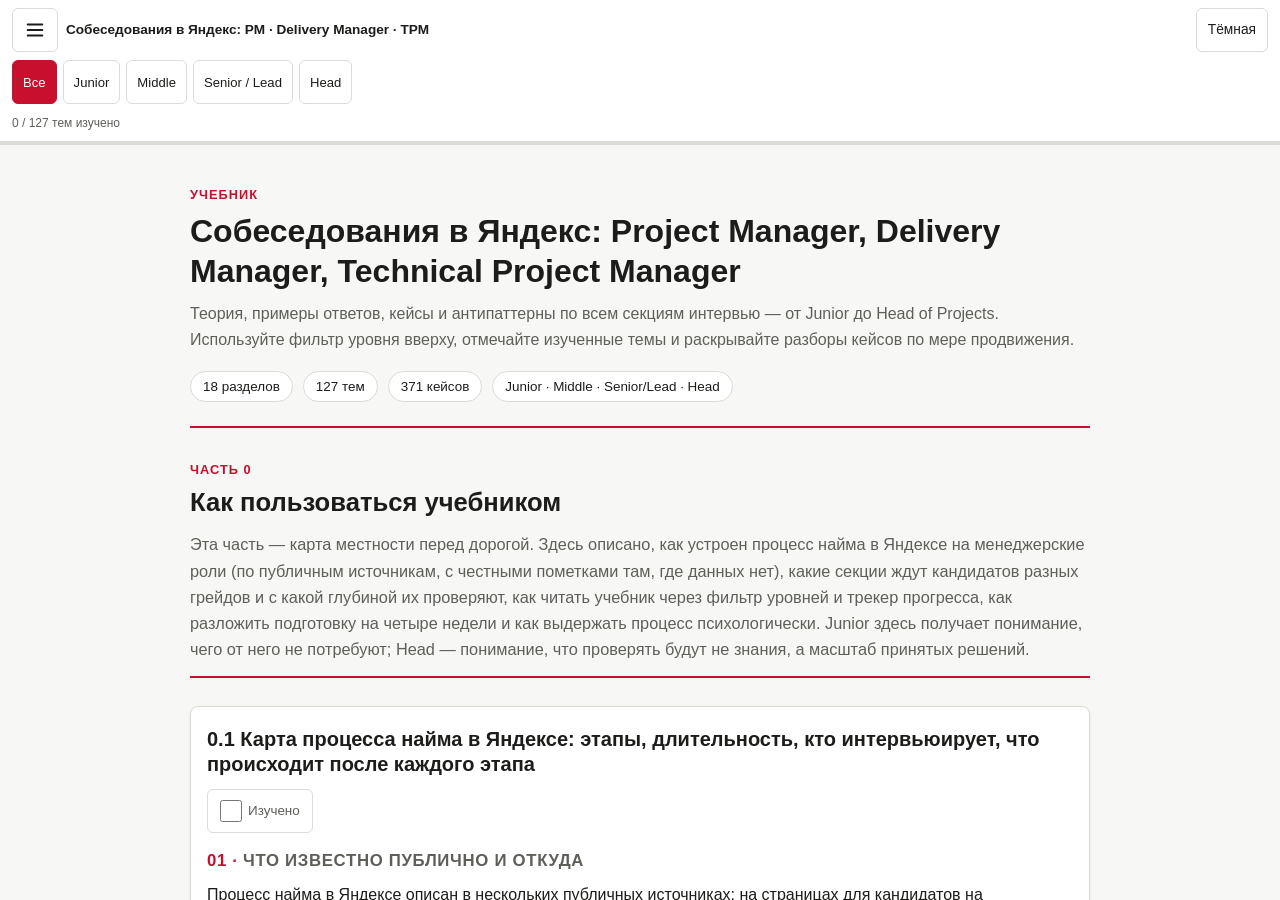
<file: InteractiveBook/WebContent/app-shell.html>
<!DOCTYPE html>
<html lang="ru">
<head>
  <meta charset="UTF-8">
  <meta name="viewport" content="width=device-width, initial-scale=1">
  <title>Interactive Book</title>
  <link rel="manifest" href="manifest.json">
  <meta name="apple-mobile-web-app-capable" content="yes">
  <meta name="apple-mobile-web-app-status-bar-style" content="default">
  <meta name="apple-mobile-web-app-title" content="Interactive Book">
  <meta name="theme-color" content="#1c1c1e">
  <link rel="apple-touch-icon" href="../Assets.xcassets/AppIcon.appiconset/AppIcon.png">
  <style>
    html, body { margin: 0; padding: 0; width: 100%; height: 100%; overflow: hidden; background: #ffffff; }
    #app-wrap { display: flex; flex-direction: column; width: 100%; height: 100%; }
    iframe { border: 0; width: 100%; flex: 1; display: block; }
  </style>
</head>
<body>
  <div id="app-wrap">
    <iframe id="content-frame" src="index.html" title="Interactive Book"></iframe>
  </div>
  <script>
    if ('serviceWorker' in navigator) {
      window.addEventListener('load', () => {
        navigator.serviceWorker.register('sw.js').catch((err) => console.error('SW registration failed:', err));
      });
    }
  </script>
  <script src="progress.js"></script>
</body>
</html>
</file>
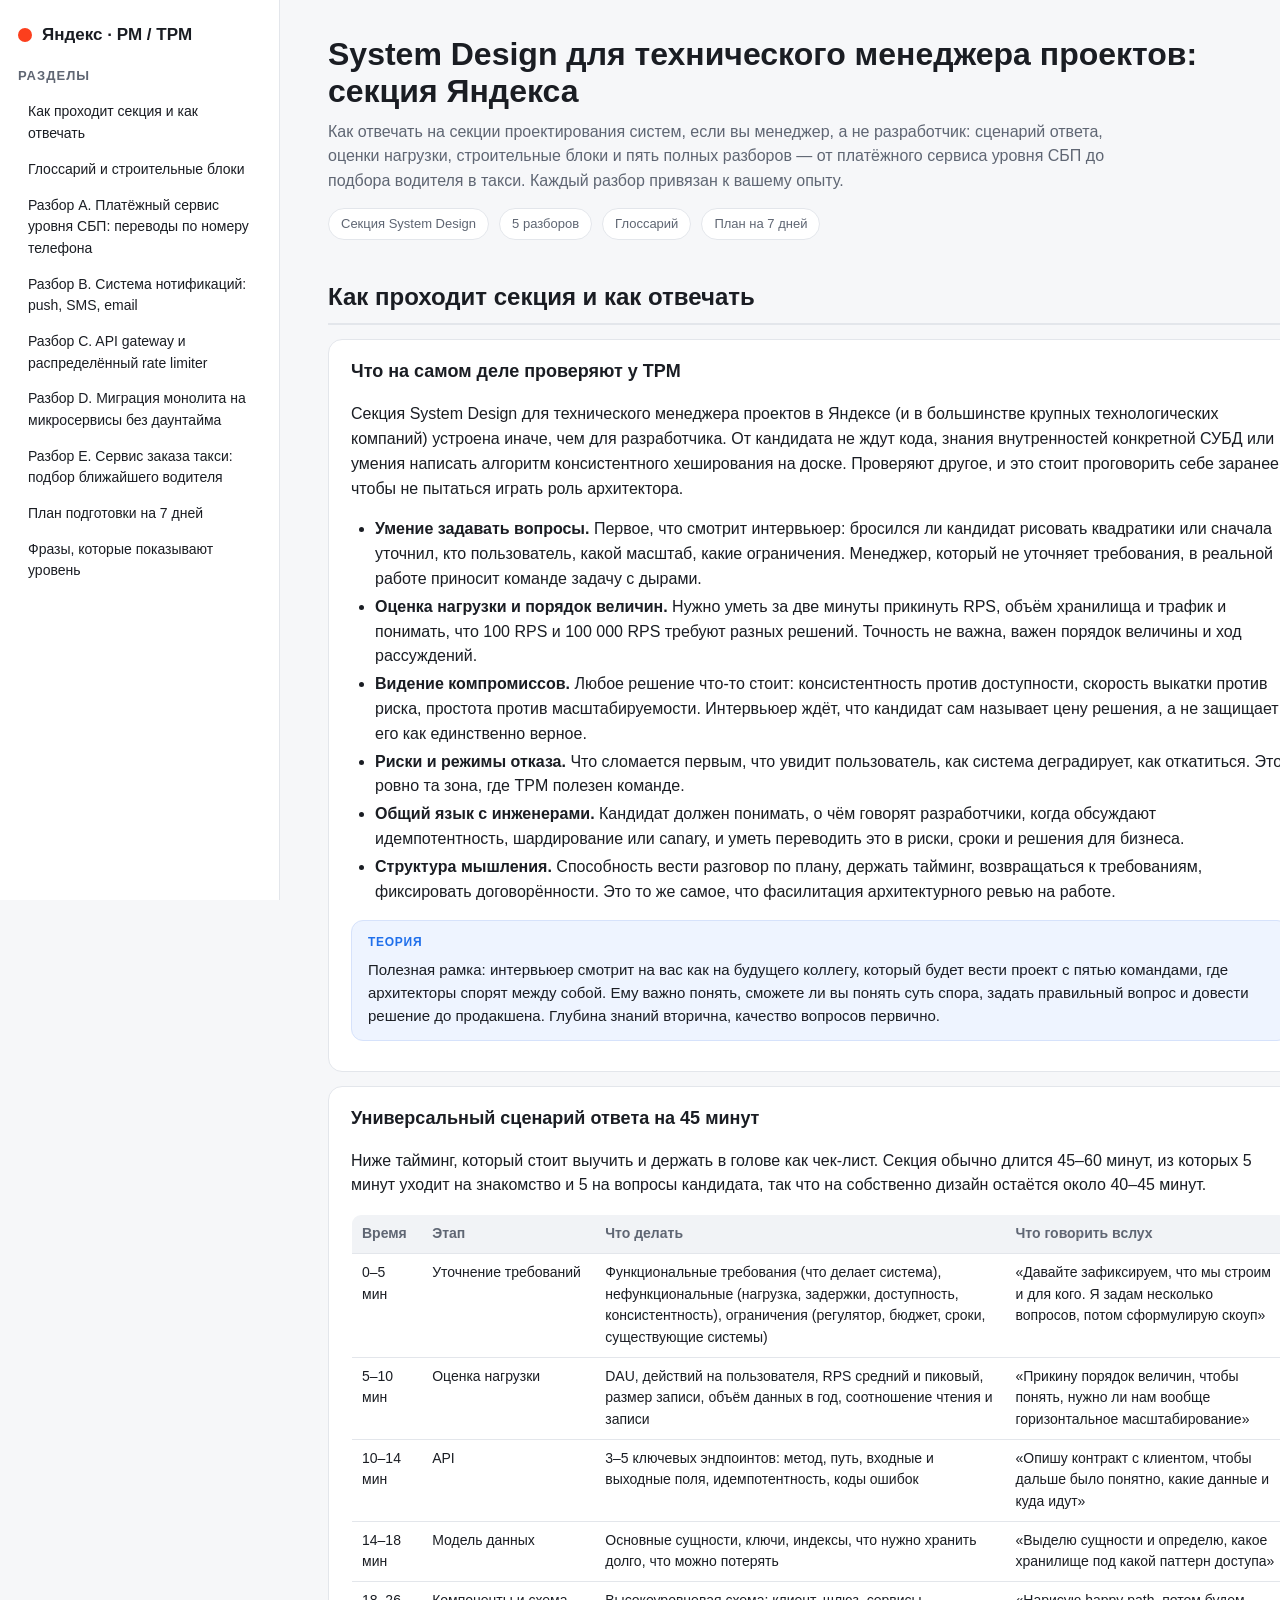
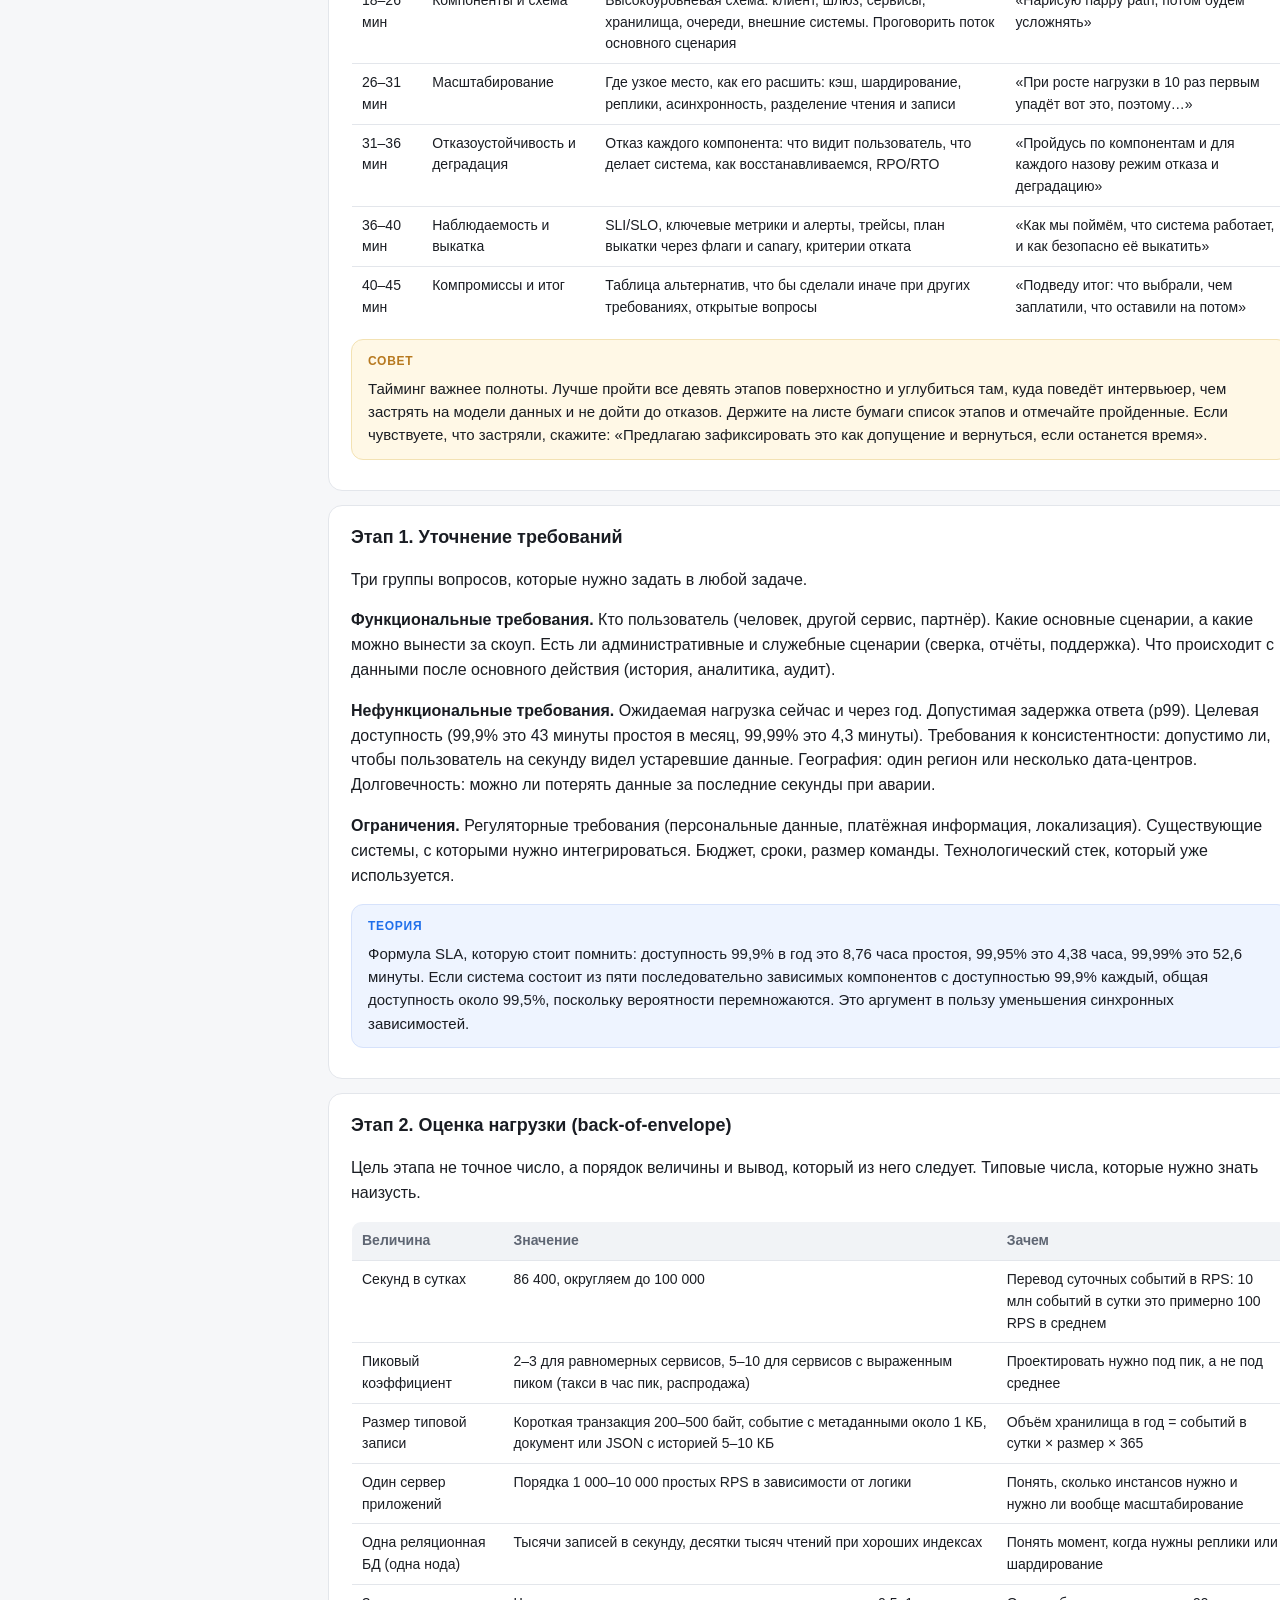
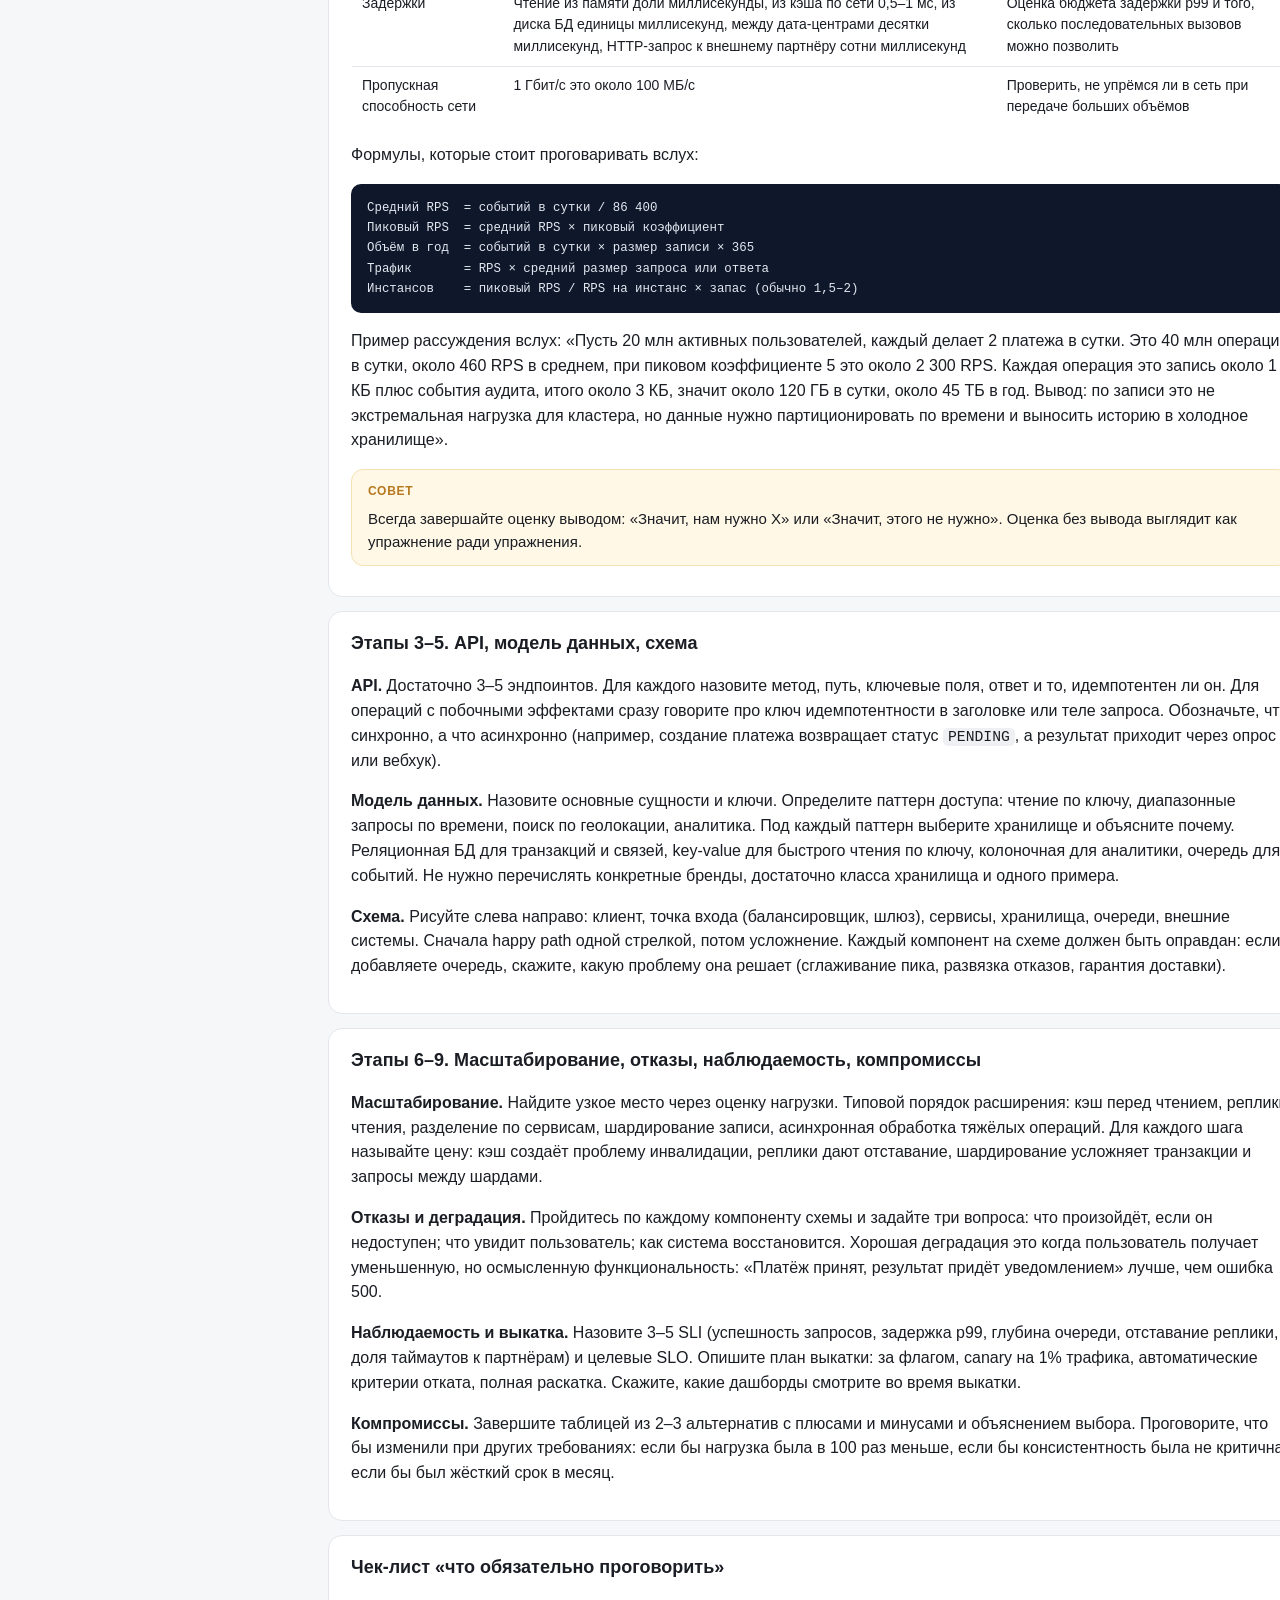
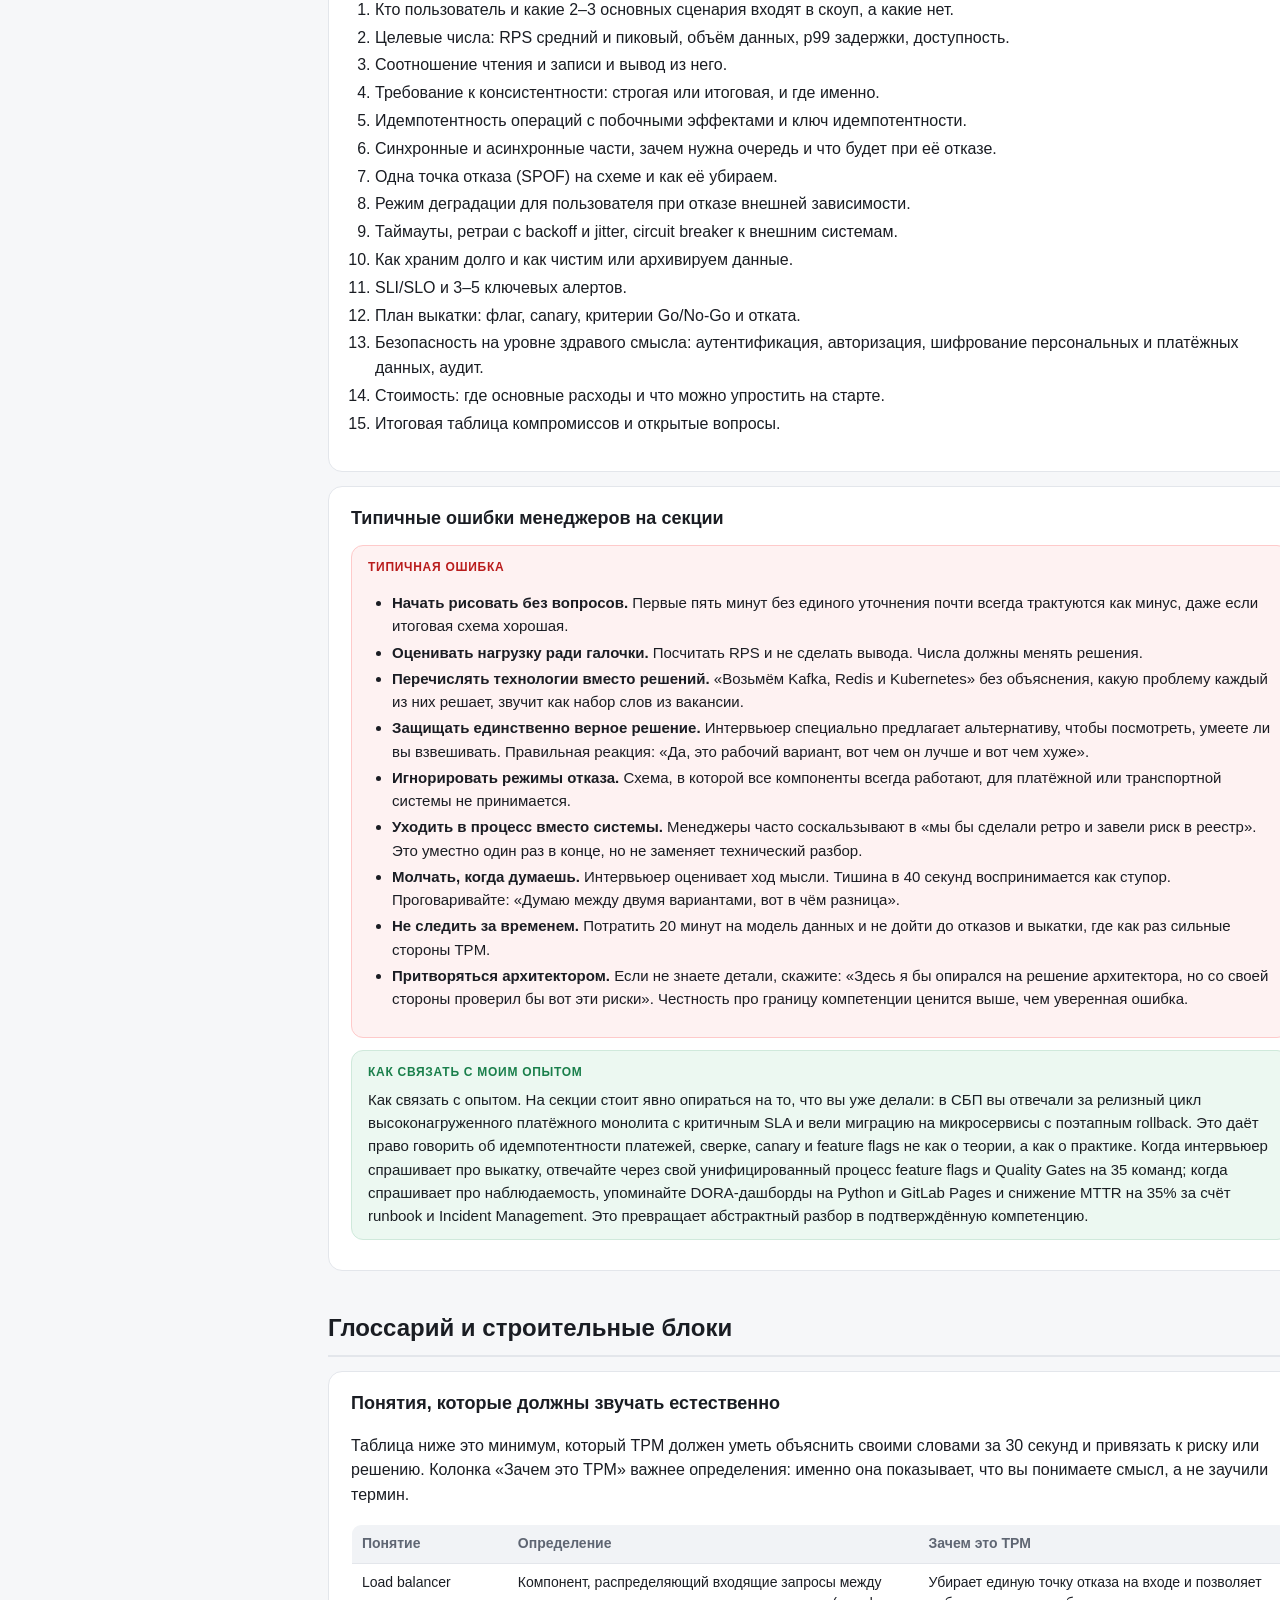
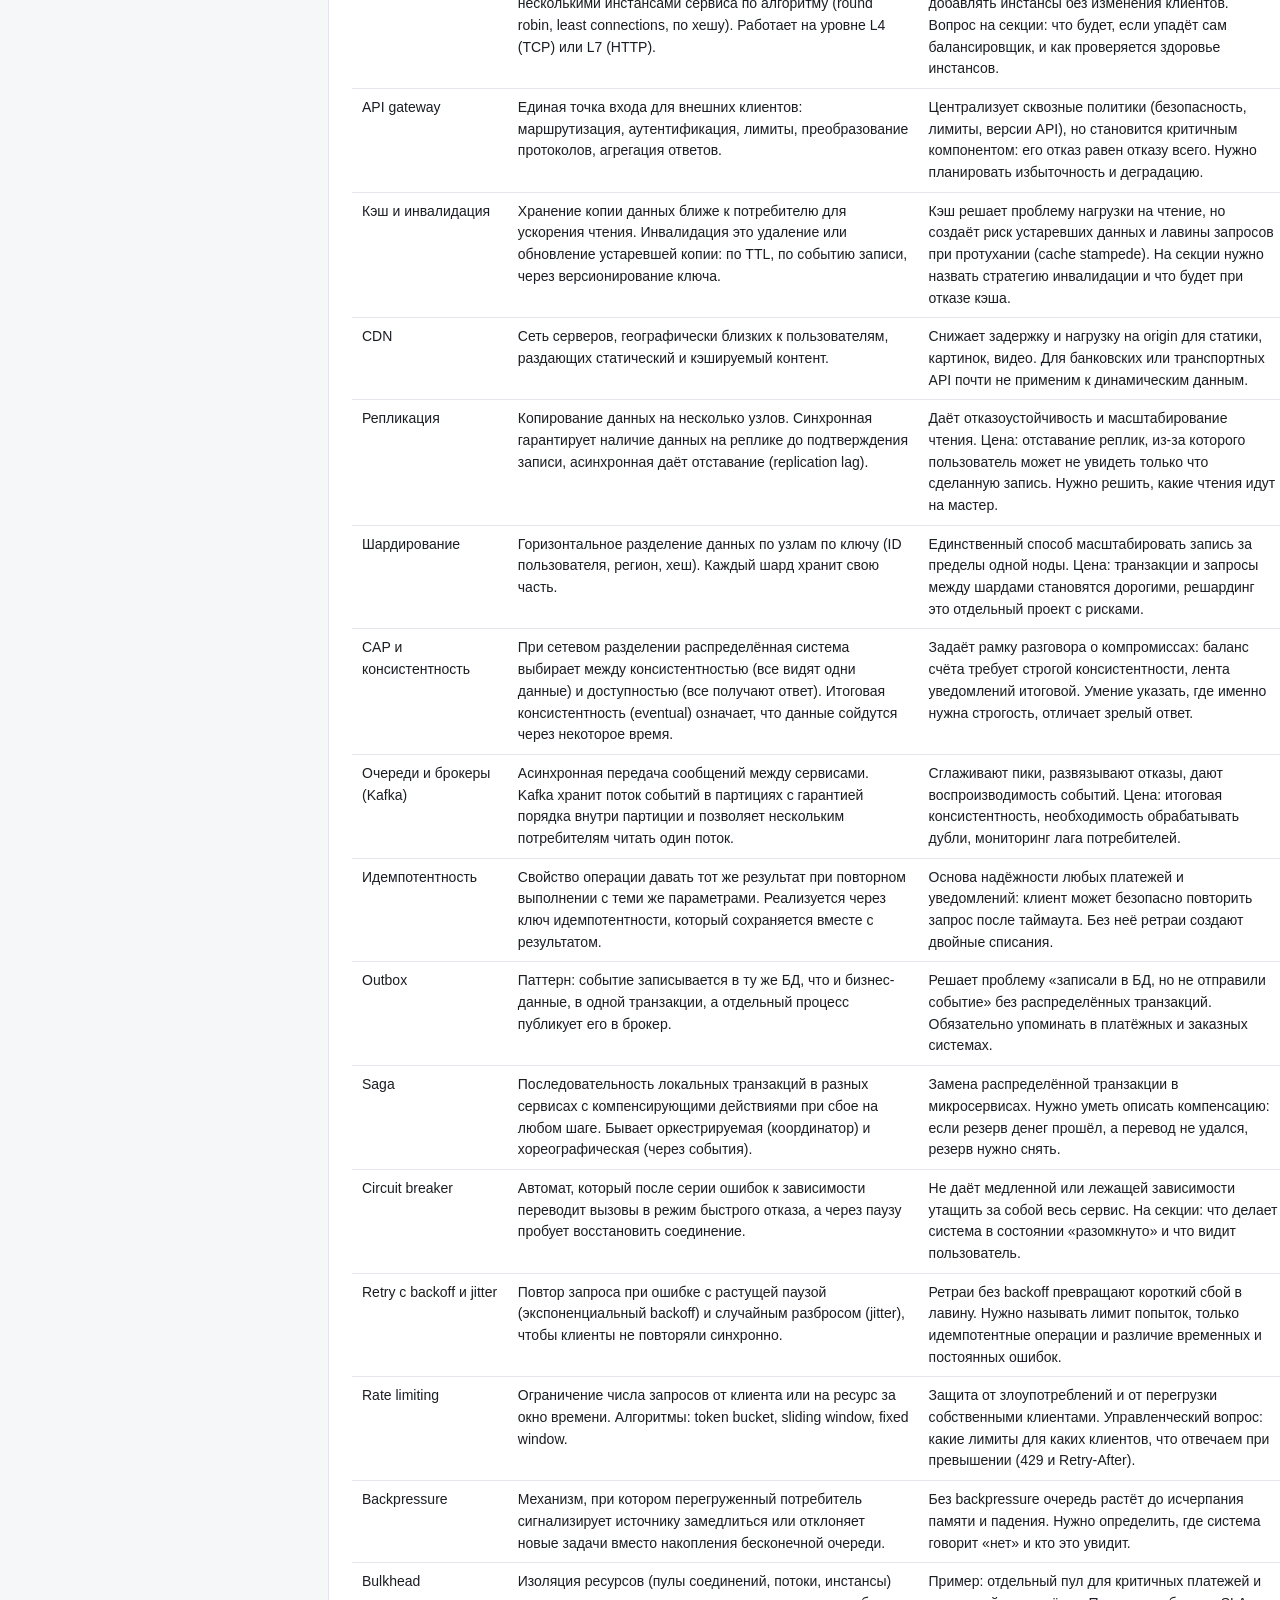
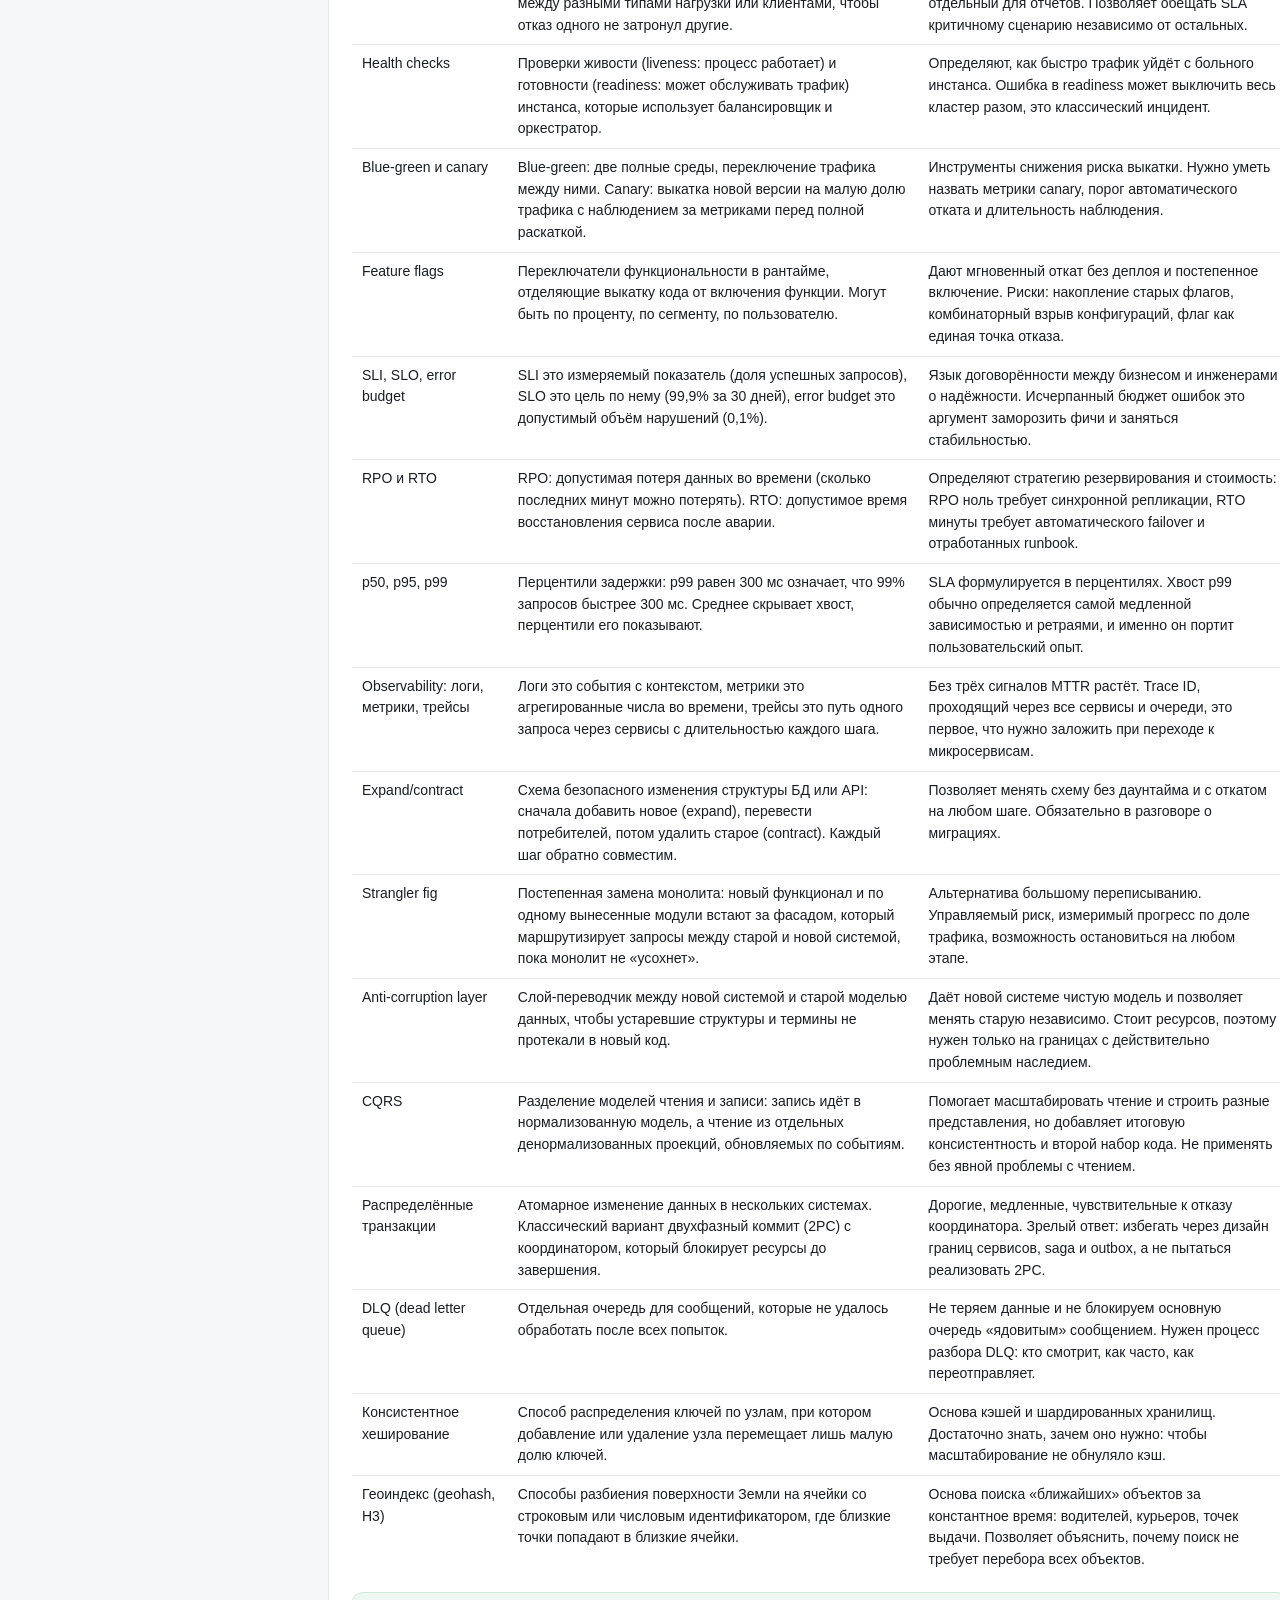
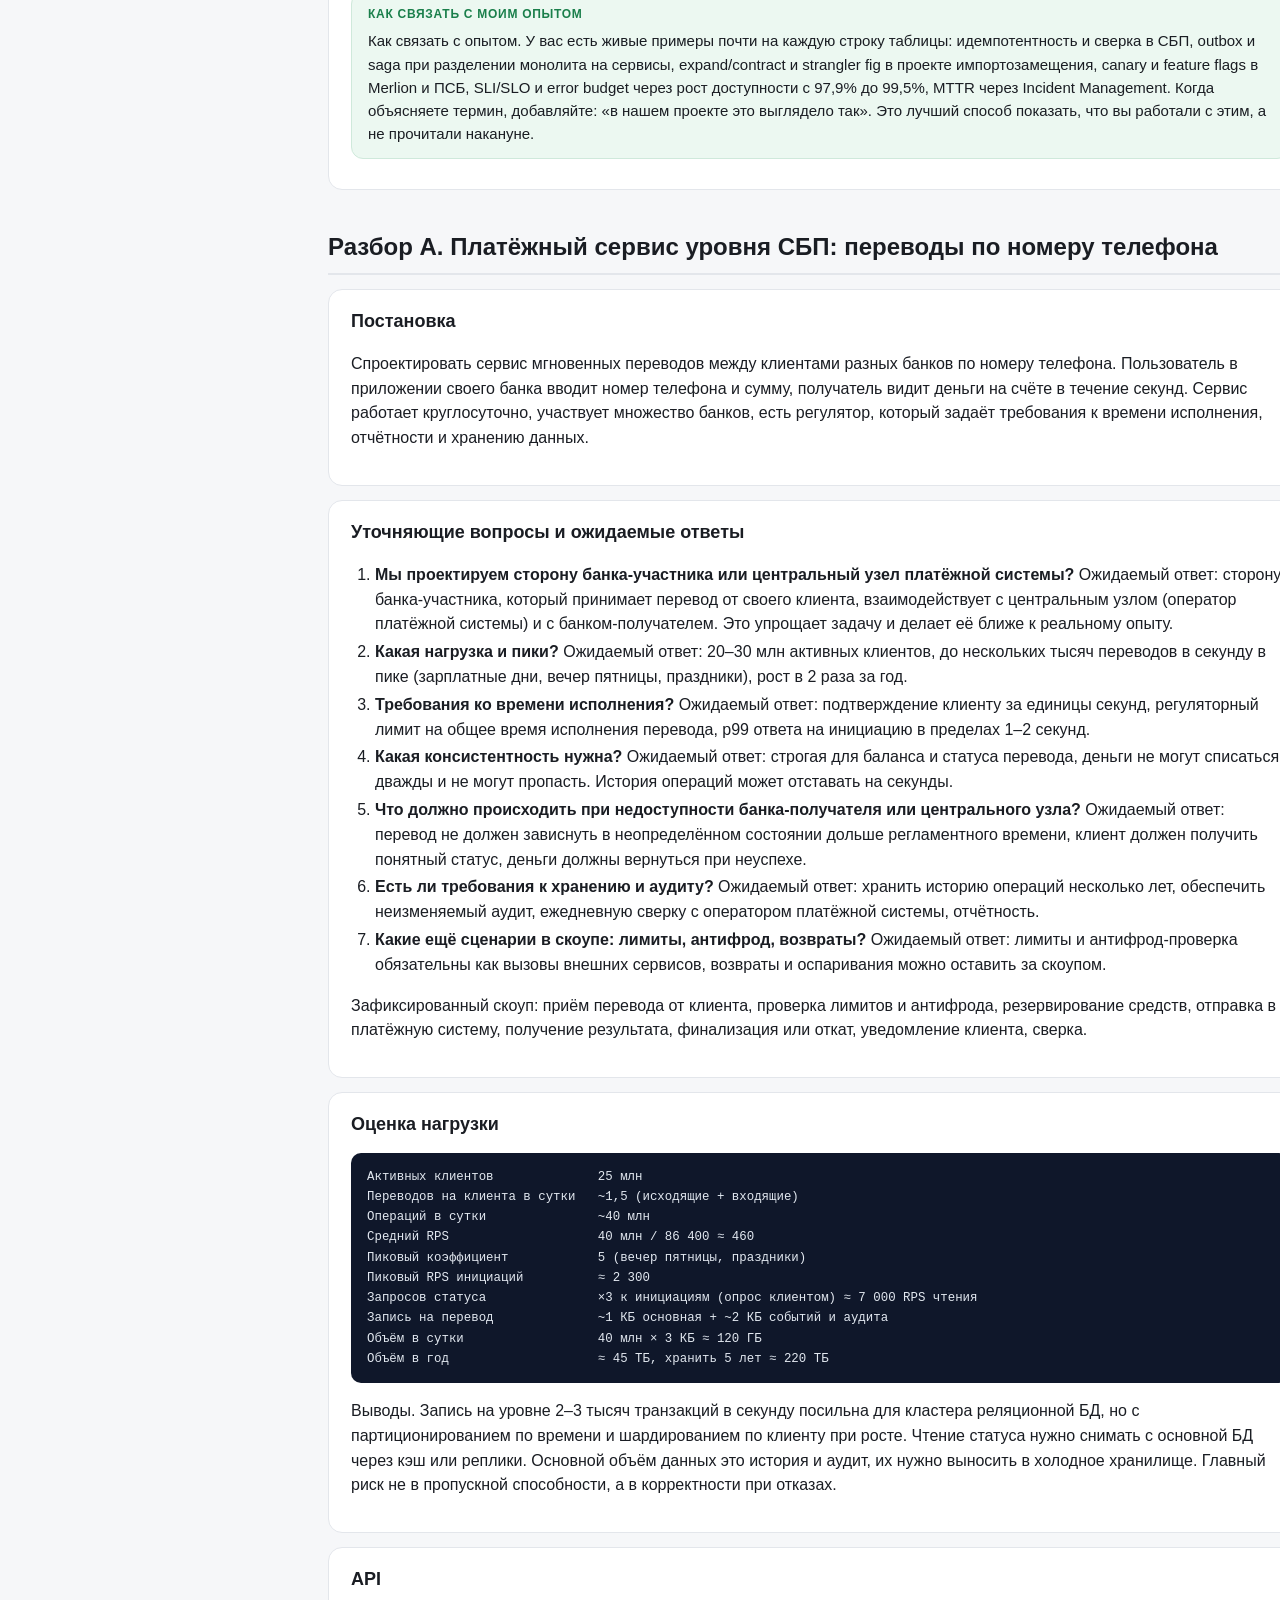
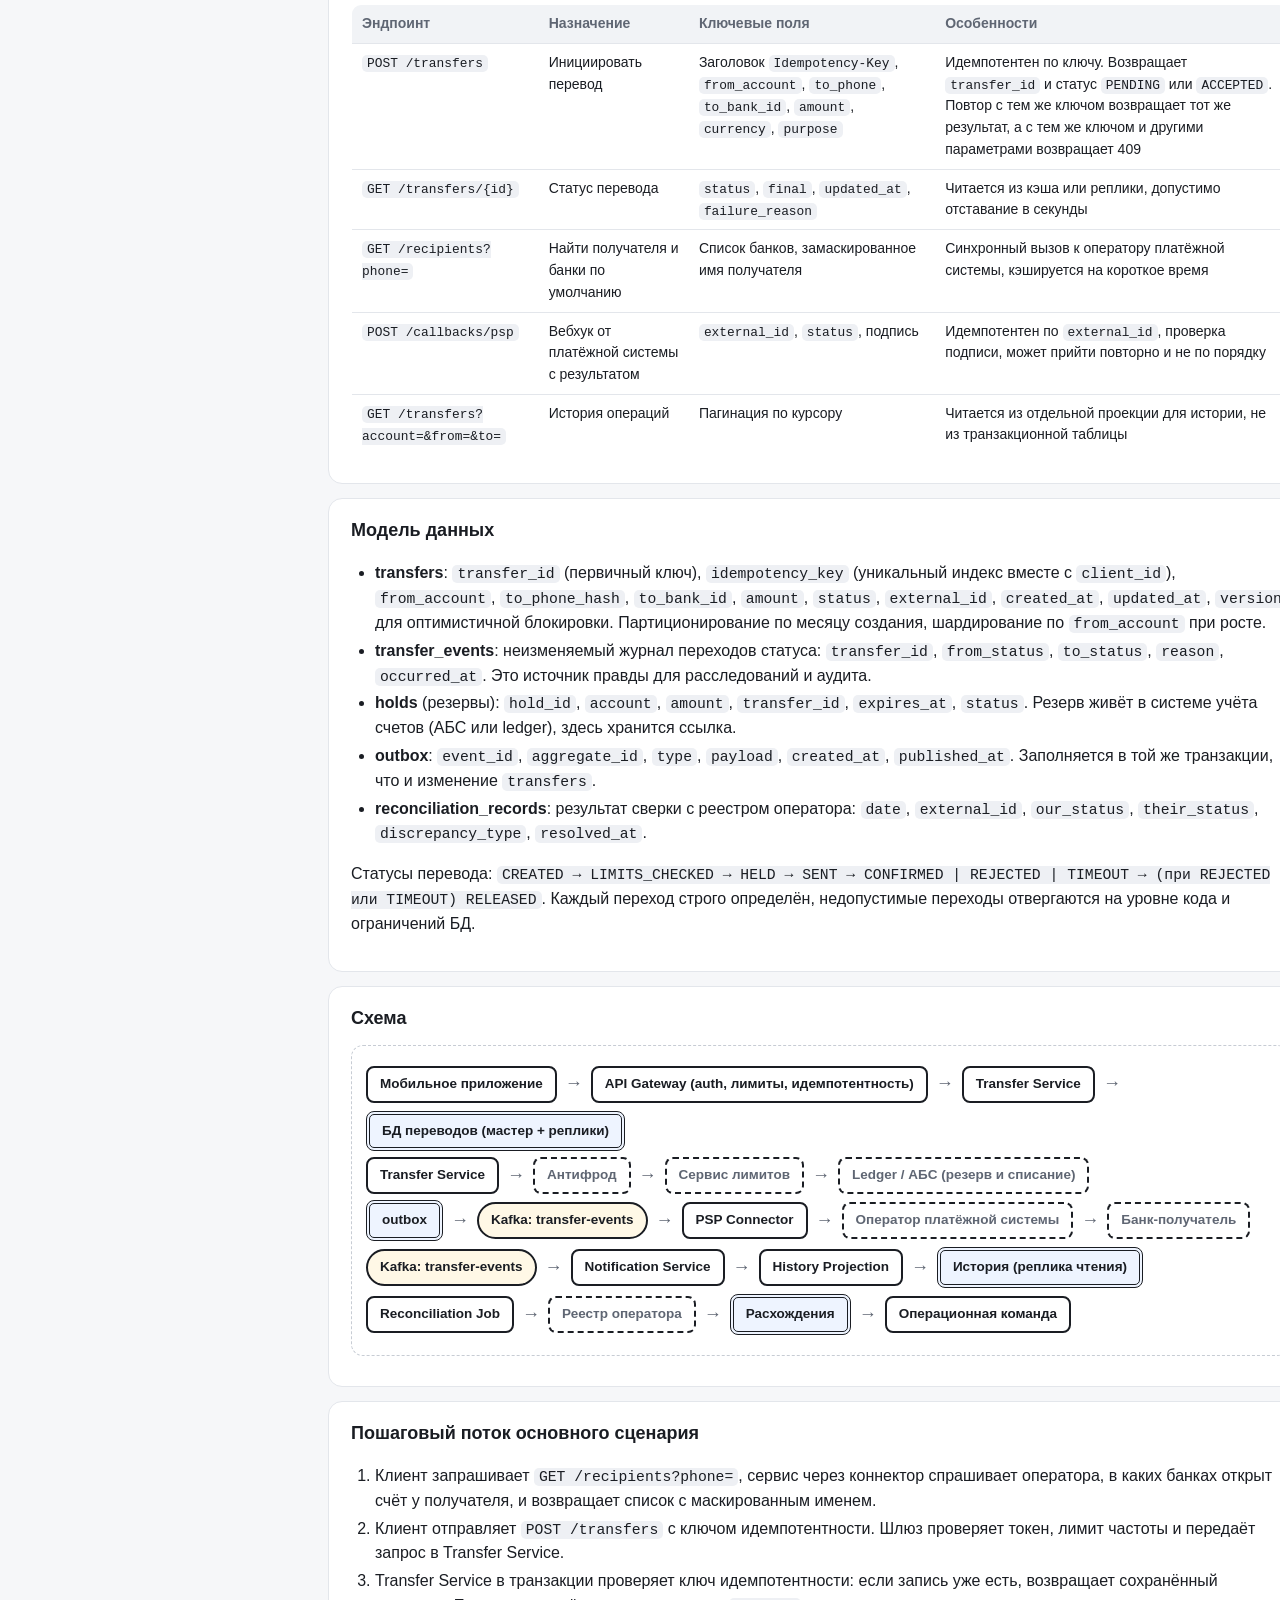
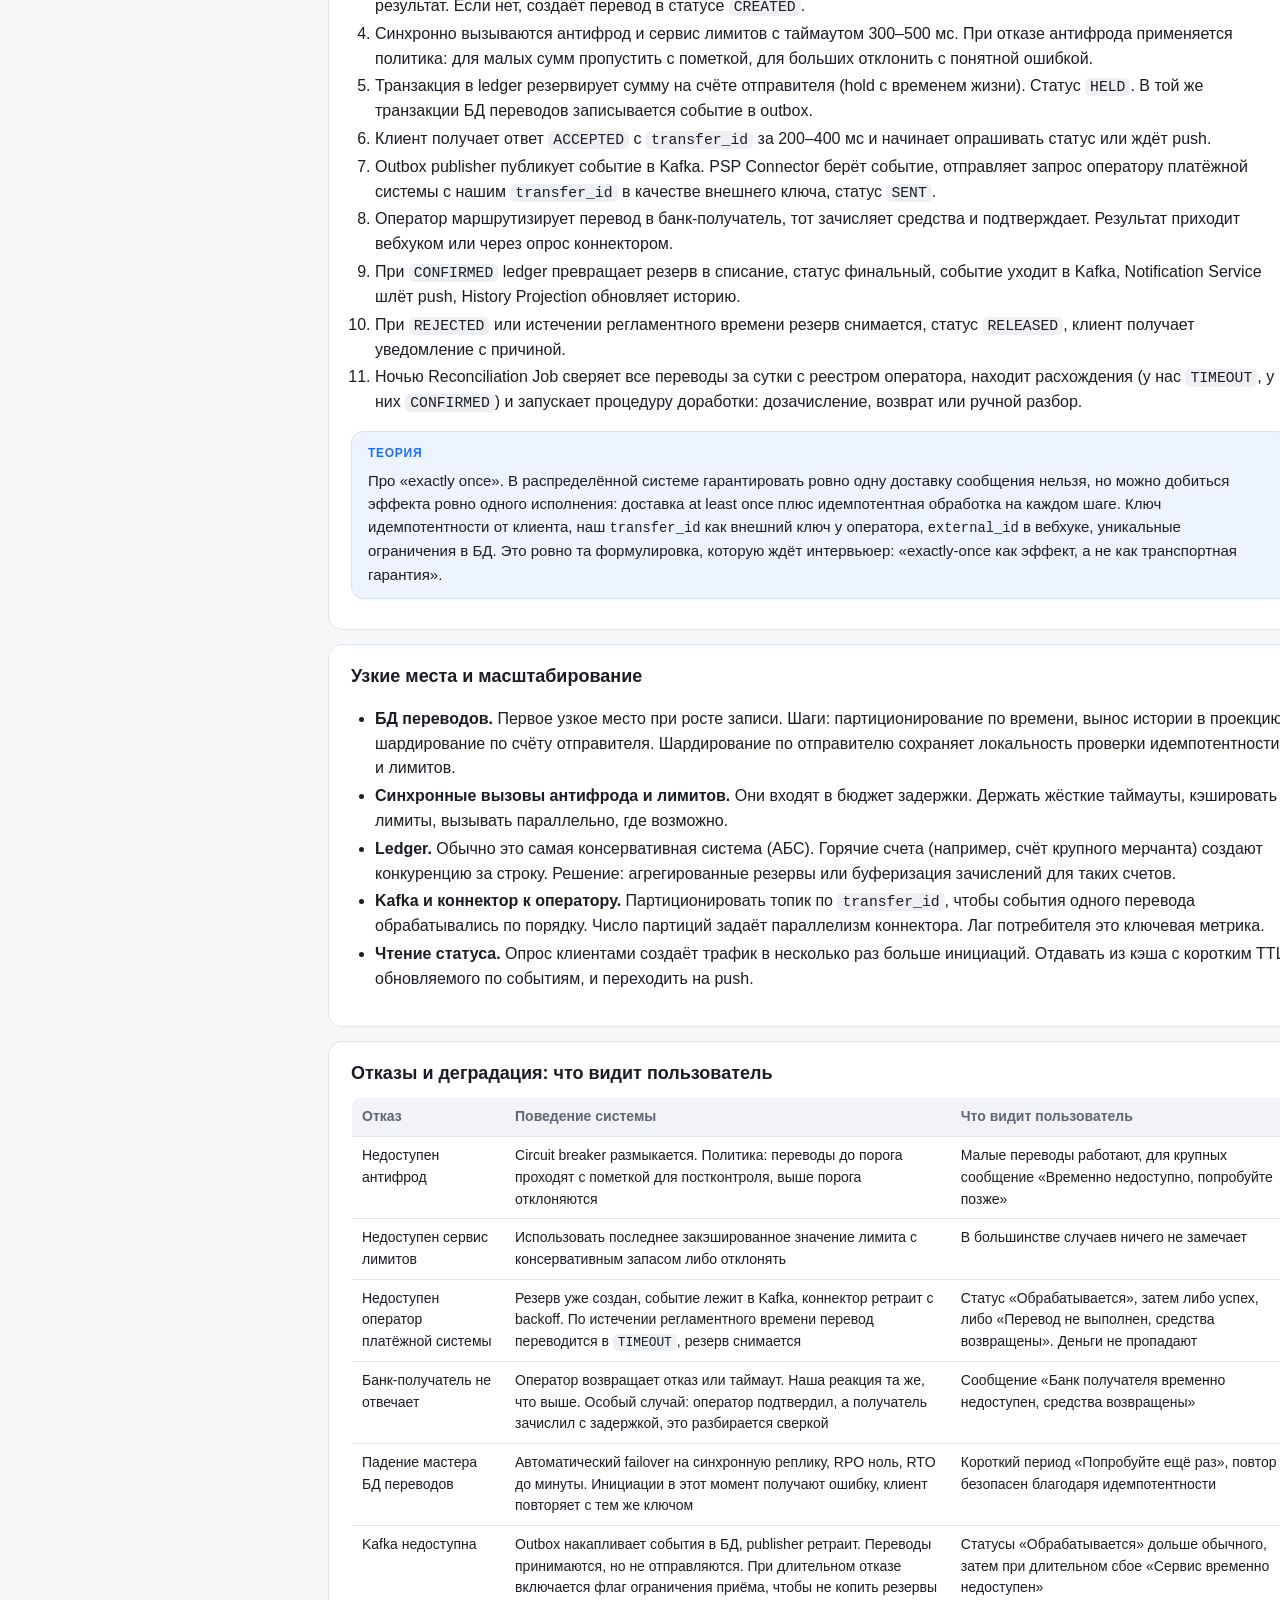
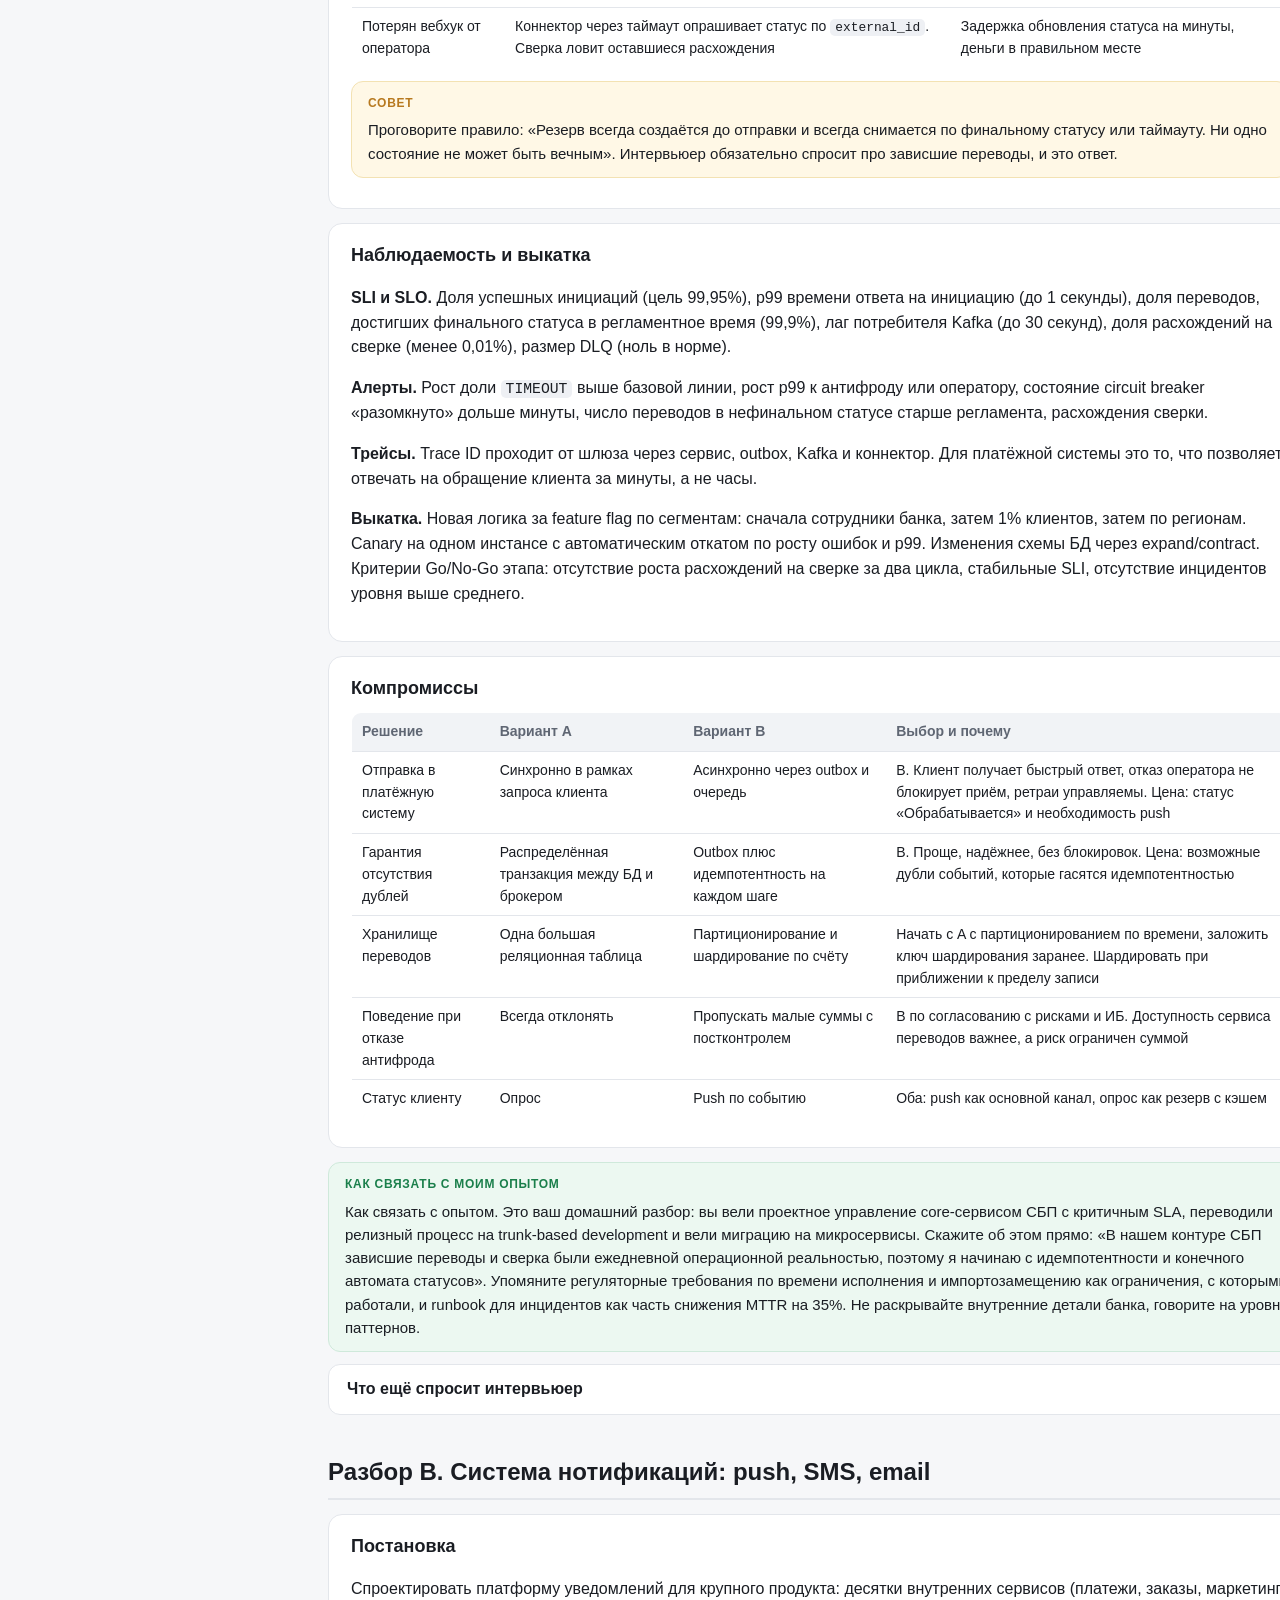
<file: InteractiveBook/WebContent/System Design для технического менеджера проектов  секция Яндекса.html>
<!DOCTYPE html><html lang="ru"><head><meta charset="utf-8"><meta name="viewport" content="width=device-width,initial-scale=1">
<title>System Design для технического менеджера проектов: секция Яндекса</title><style>
:root{--bg:#f6f7f9;--card:#fff;--ink:#1a1d23;--muted:#5f6673;--line:#e3e6eb;--accent:#fc3f1d;--pm:#1f6feb;--pmbg:#eef4ff;--ex:#1a7f4b;--exbg:#ecf8f1;--tip:#b7791f;--tipbg:#fff8e6;--warn:#b91c1c;--warnbg:#fef2f2}
*{box-sizing:border-box}html{scroll-behavior:smooth}
body{margin:0;font-family:-apple-system,BlinkMacSystemFont,"Segoe UI",Roboto,"Helvetica Neue",Arial,sans-serif;color:var(--ink);background:var(--bg);line-height:1.55;font-size:16px}
a{color:var(--pm);text-decoration:none}
.layout{display:grid;grid-template-columns:280px 1fr;min-height:100vh}
aside{position:sticky;top:0;height:100vh;overflow:auto;background:#fff;border-right:1px solid var(--line);padding:22px 18px}
aside h2{font-size:13px;letter-spacing:.08em;text-transform:uppercase;color:var(--muted);margin:18px 0 8px}
aside nav a{display:block;padding:7px 10px;border-radius:8px;color:var(--ink);font-size:14px}
aside nav a:hover{background:var(--bg)}
.logo{display:flex;align-items:center;gap:10px;font-weight:700;font-size:17px}.logo i{width:14px;height:14px;border-radius:50%;background:var(--accent);display:inline-block}
main{padding:36px 48px 80px;max-width:1080px}
header.hero h1{font-size:32px;line-height:1.15;margin:0 0 10px}
header.hero p{color:var(--muted);margin:4px 0;max-width:820px}
.meta{display:flex;gap:10px;flex-wrap:wrap;margin:14px 0 8px}.chip{background:#fff;border:1px solid var(--line);border-radius:999px;padding:5px 12px;font-size:13px;color:var(--muted)}
section.block{margin:38px 0 10px;scroll-margin-top:20px}
section.block>h2{font-size:24px;margin:0 0 14px;padding-bottom:8px;border-bottom:2px solid var(--line)}
h3{font-size:18px;margin:22px 0 8px}h4{font-size:15px;margin:16px 0 6px}
.card{background:var(--card);border:1px solid var(--line);border-radius:14px;padding:18px 22px;margin:14px 0}
.card>h3:first-child{margin-top:0}
details.q{background:var(--card);border:1px solid var(--line);border-radius:12px;margin:10px 0;overflow:hidden}
details.q summary{list-style:none;cursor:pointer;padding:12px 18px;font-weight:600;display:flex;justify-content:space-between;gap:10px}
details.q summary::-webkit-details-marker{display:none}
details.q summary::after{content:"▾";color:var(--muted)}details.q[open] summary::after{content:"▴"}
details.q .body{padding:0 18px 16px;border-top:1px solid var(--line);padding-top:12px}
.note{border-radius:12px;padding:12px 16px;margin:12px 0;border:1px solid transparent;font-size:15px}
.note.pm{background:var(--pmbg);border-color:#d6e2fb}.note.ex{background:var(--exbg);border-color:#cfe9db}.note.tip{background:var(--tipbg);border-color:#f3e2b3}.note.warn{background:var(--warnbg);border-color:#fecaca}
.note.ex::before{content:"Как связать с моим опытом";display:block;font-size:12px;letter-spacing:.06em;text-transform:uppercase;color:var(--ex);font-weight:700;margin-bottom:6px}
.note.tip::before{content:"Совет";display:block;font-size:12px;letter-spacing:.06em;text-transform:uppercase;color:var(--tip);font-weight:700;margin-bottom:6px}
.note.warn::before{content:"Типичная ошибка";display:block;font-size:12px;letter-spacing:.06em;text-transform:uppercase;color:var(--warn);font-weight:700;margin-bottom:6px}
.note.pm::before{content:"Теория";display:block;font-size:12px;letter-spacing:.06em;text-transform:uppercase;color:var(--pm);font-weight:700;margin-bottom:6px}
.note p:first-of-type{margin-top:0}.note p:last-child{margin-bottom:0}
pre{background:#0f172a;color:#e2e8f0;padding:14px 16px;border-radius:10px;overflow:auto;font-size:13.5px;line-height:1.5}
code{font-family:ui-monospace,SFMono-Regular,Menlo,Consolas,monospace;font-size:.92em}
p code,li code,td code{background:#eef0f4;padding:1px 5px;border-radius:5px}
pre code{background:none;padding:0}
table.tbl{width:100%;border-collapse:collapse;font-size:14px;margin:10px 0;background:#fff;border:1px solid var(--line);border-radius:10px;overflow:hidden}
table.tbl th,table.tbl td{text-align:left;padding:8px 10px;border-bottom:1px solid var(--line);vertical-align:top}
table.tbl th{background:#f1f3f6;color:var(--muted);font-weight:600}
.diagram{background:#fff;border:1px dashed #c7ccd4;border-radius:12px;padding:14px;margin:12px 0;overflow-x:auto}
.diagram .row{display:flex;align-items:center;gap:8px;flex-wrap:wrap;margin:6px 0}
.diagram .box{border:2px solid var(--ink);border-radius:8px;padding:6px 12px;font-size:13.5px;font-weight:600;background:#fff}
.diagram .box.db{border-style:double;border-width:4px;background:#eef4ff}.diagram .box.q{border-radius:999px;background:#fff8e6}.diagram .box.ext{border-style:dashed;color:var(--muted)}
.diagram .arrow{color:var(--muted);font-size:18px}
ul,ol{padding-left:24px}li{margin:3px 0}
footer{margin-top:60px;color:var(--muted);font-size:13px}
@media (max-width:980px){.layout{grid-template-columns:1fr}aside{position:static;height:auto;border-right:0;border-bottom:1px solid var(--line)}main{padding:24px 18px}}
@media print{aside{display:none}.layout{display:block}main{max-width:none;padding:0}details.q .body{display:block}pre{white-space:pre-wrap}}
</style></head><body><div class="layout">
<aside><div class="logo"><i></i>Яндекс · PM / TPM</div><h2>Разделы</h2><nav><a href="#sd-intro">Как проходит секция и как отвечать</a><a href="#sd-glossary">Глоссарий и строительные блоки</a><a href="#sd-case-payments">Разбор A. Платёжный сервис уровня СБП: переводы по номеру телефона</a><a href="#sd-case-notifications">Разбор B. Система нотификаций: push, SMS, email</a><a href="#sd-case-gateway">Разбор C. API gateway и распределённый rate limiter</a><a href="#sd-case-migration">Разбор D. Миграция монолита на микросервисы без даунтайма</a><a href="#sd-case-taxi">Разбор E. Сервис заказа такси: подбор ближайшего водителя</a><a href="#sd-plan-7days">План подготовки на 7 дней</a><a href="#sd-phrases">Фразы, которые показывают уровень</a></nav></aside>
<main><header class="hero"><h1>System Design для технического менеджера проектов: секция Яндекса</h1><p>Как отвечать на секции проектирования систем, если вы менеджер, а не разработчик: сценарий ответа, оценки нагрузки, строительные блоки и пять полных разборов — от платёжного сервиса уровня СБП до подбора водителя в такси. Каждый разбор привязан к вашему опыту.</p><div class="meta"><span class="chip">Секция System Design</span><span class="chip">5 разборов</span><span class="chip">Глоссарий</span><span class="chip">План на 7 дней</span></div></header>
<section class="block" id="sd-intro">
<h2>Как проходит секция и как отвечать</h2>

<div class="card">
<h3>Что на самом деле проверяют у TPM</h3>
<p>Секция System Design для технического менеджера проектов в Яндексе (и в большинстве крупных технологических компаний) устроена иначе, чем для разработчика. От кандидата не ждут кода, знания внутренностей конкретной СУБД или умения написать алгоритм консистентного хеширования на доске. Проверяют другое, и это стоит проговорить себе заранее, чтобы не пытаться играть роль архитектора.</p>
<ul>
<li><strong>Умение задавать вопросы.</strong> Первое, что смотрит интервьюер: бросился ли кандидат рисовать квадратики или сначала уточнил, кто пользователь, какой масштаб, какие ограничения. Менеджер, который не уточняет требования, в реальной работе приносит команде задачу с дырами.</li>
<li><strong>Оценка нагрузки и порядок величин.</strong> Нужно уметь за две минуты прикинуть RPS, объём хранилища и трафик и понимать, что 100 RPS и 100 000 RPS требуют разных решений. Точность не важна, важен порядок величины и ход рассуждений.</li>
<li><strong>Видение компромиссов.</strong> Любое решение что-то стоит: консистентность против доступности, скорость выкатки против риска, простота против масштабируемости. Интервьюер ждёт, что кандидат сам называет цену решения, а не защищает его как единственно верное.</li>
<li><strong>Риски и режимы отказа.</strong> Что сломается первым, что увидит пользователь, как система деградирует, как откатиться. Это ровно та зона, где TPM полезен команде.</li>
<li><strong>Общий язык с инженерами.</strong> Кандидат должен понимать, о чём говорят разработчики, когда обсуждают идемпотентность, шардирование или canary, и уметь переводить это в риски, сроки и решения для бизнеса.</li>
<li><strong>Структура мышления.</strong> Способность вести разговор по плану, держать тайминг, возвращаться к требованиям, фиксировать договорённости. Это то же самое, что фасилитация архитектурного ревью на работе.</li>
</ul>
<div class="note pm">Полезная рамка: интервьюер смотрит на вас как на будущего коллегу, который будет вести проект с пятью командами, где архитекторы спорят между собой. Ему важно понять, сможете ли вы понять суть спора, задать правильный вопрос и довести решение до продакшена. Глубина знаний вторична, качество вопросов первично.</div>
</div>

<div class="card">
<h3>Универсальный сценарий ответа на 45 минут</h3>
<p>Ниже тайминг, который стоит выучить и держать в голове как чек-лист. Секция обычно длится 45–60 минут, из которых 5 минут уходит на знакомство и 5 на вопросы кандидата, так что на собственно дизайн остаётся около 40–45 минут.</p>
<table class="tbl">
<thead><tr><th>Время</th><th>Этап</th><th>Что делать</th><th>Что говорить вслух</th></tr></thead>
<tbody>
<tr><td>0–5 мин</td><td>Уточнение требований</td><td>Функциональные требования (что делает система), нефункциональные (нагрузка, задержки, доступность, консистентность), ограничения (регулятор, бюджет, сроки, существующие системы)</td><td>«Давайте зафиксируем, что мы строим и для кого. Я задам несколько вопросов, потом сформулирую скоуп»</td></tr>
<tr><td>5–10 мин</td><td>Оценка нагрузки</td><td>DAU, действий на пользователя, RPS средний и пиковый, размер записи, объём данных в год, соотношение чтения и записи</td><td>«Прикину порядок величин, чтобы понять, нужно ли нам вообще горизонтальное масштабирование»</td></tr>
<tr><td>10–14 мин</td><td>API</td><td>3–5 ключевых эндпоинтов: метод, путь, входные и выходные поля, идемпотентность, коды ошибок</td><td>«Опишу контракт с клиентом, чтобы дальше было понятно, какие данные и куда идут»</td></tr>
<tr><td>14–18 мин</td><td>Модель данных</td><td>Основные сущности, ключи, индексы, что нужно хранить долго, что можно потерять</td><td>«Выделю сущности и определю, какое хранилище под какой паттерн доступа»</td></tr>
<tr><td>18–26 мин</td><td>Компоненты и схема</td><td>Высокоуровневая схема: клиент, шлюз, сервисы, хранилища, очереди, внешние системы. Проговорить поток основного сценария</td><td>«Нарисую happy path, потом будем усложнять»</td></tr>
<tr><td>26–31 мин</td><td>Масштабирование</td><td>Где узкое место, как его расшить: кэш, шардирование, реплики, асинхронность, разделение чтения и записи</td><td>«При росте нагрузки в 10 раз первым упадёт вот это, поэтому…»</td></tr>
<tr><td>31–36 мин</td><td>Отказоустойчивость и деградация</td><td>Отказ каждого компонента: что видит пользователь, что делает система, как восстанавливаемся, RPO/RTO</td><td>«Пройдусь по компонентам и для каждого назову режим отказа и деградацию»</td></tr>
<tr><td>36–40 мин</td><td>Наблюдаемость и выкатка</td><td>SLI/SLO, ключевые метрики и алерты, трейсы, план выкатки через флаги и canary, критерии отката</td><td>«Как мы поймём, что система работает, и как безопасно её выкатить»</td></tr>
<tr><td>40–45 мин</td><td>Компромиссы и итог</td><td>Таблица альтернатив, что бы сделали иначе при других требованиях, открытые вопросы</td><td>«Подведу итог: что выбрали, чем заплатили, что оставили на потом»</td></tr>
</tbody>
</table>
<div class="note tip">Тайминг важнее полноты. Лучше пройти все девять этапов поверхностно и углубиться там, куда поведёт интервьюер, чем застрять на модели данных и не дойти до отказов. Держите на листе бумаги список этапов и отмечайте пройденные. Если чувствуете, что застряли, скажите: «Предлагаю зафиксировать это как допущение и вернуться, если останется время».</div>
</div>

<div class="card">
<h3>Этап 1. Уточнение требований</h3>
<p>Три группы вопросов, которые нужно задать в любой задаче.</p>
<p><strong>Функциональные требования.</strong> Кто пользователь (человек, другой сервис, партнёр). Какие основные сценарии, а какие можно вынести за скоуп. Есть ли административные и служебные сценарии (сверка, отчёты, поддержка). Что происходит с данными после основного действия (история, аналитика, аудит).</p>
<p><strong>Нефункциональные требования.</strong> Ожидаемая нагрузка сейчас и через год. Допустимая задержка ответа (p99). Целевая доступность (99,9% это 43 минуты простоя в месяц, 99,99% это 4,3 минуты). Требования к консистентности: допустимо ли, чтобы пользователь на секунду видел устаревшие данные. География: один регион или несколько дата-центров. Долговечность: можно ли потерять данные за последние секунды при аварии.</p>
<p><strong>Ограничения.</strong> Регуляторные требования (персональные данные, платёжная информация, локализация). Существующие системы, с которыми нужно интегрироваться. Бюджет, сроки, размер команды. Технологический стек, который уже используется.</p>
<div class="note pm">Формула SLA, которую стоит помнить: доступность 99,9% в год это 8,76 часа простоя, 99,95% это 4,38 часа, 99,99% это 52,6 минуты. Если система состоит из пяти последовательно зависимых компонентов с доступностью 99,9% каждый, общая доступность около 99,5%, поскольку вероятности перемножаются. Это аргумент в пользу уменьшения синхронных зависимостей.</div>
</div>

<div class="card">
<h3>Этап 2. Оценка нагрузки (back-of-envelope)</h3>
<p>Цель этапа не точное число, а порядок величины и вывод, который из него следует. Типовые числа, которые нужно знать наизусть.</p>
<table class="tbl">
<thead><tr><th>Величина</th><th>Значение</th><th>Зачем</th></tr></thead>
<tbody>
<tr><td>Секунд в сутках</td><td>86 400, округляем до 100 000</td><td>Перевод суточных событий в RPS: 10 млн событий в сутки это примерно 100 RPS в среднем</td></tr>
<tr><td>Пиковый коэффициент</td><td>2–3 для равномерных сервисов, 5–10 для сервисов с выраженным пиком (такси в час пик, распродажа)</td><td>Проектировать нужно под пик, а не под среднее</td></tr>
<tr><td>Размер типовой записи</td><td>Короткая транзакция 200–500 байт, событие с метаданными около 1 КБ, документ или JSON с историей 5–10 КБ</td><td>Объём хранилища в год = событий в сутки × размер × 365</td></tr>
<tr><td>Один сервер приложений</td><td>Порядка 1 000–10 000 простых RPS в зависимости от логики</td><td>Понять, сколько инстансов нужно и нужно ли вообще масштабирование</td></tr>
<tr><td>Одна реляционная БД (одна нода)</td><td>Тысячи записей в секунду, десятки тысяч чтений при хороших индексах</td><td>Понять момент, когда нужны реплики или шардирование</td></tr>
<tr><td>Задержки</td><td>Чтение из памяти доли миллисекунды, из кэша по сети 0,5–1 мс, из диска БД единицы миллисекунд, между дата-центрами десятки миллисекунд, HTTP-запрос к внешнему партнёру сотни миллисекунд</td><td>Оценка бюджета задержки p99 и того, сколько последовательных вызовов можно позволить</td></tr>
<tr><td>Пропускная способность сети</td><td>1 Гбит/с это около 100 МБ/с</td><td>Проверить, не упрёмся ли в сеть при передаче больших объёмов</td></tr>
</tbody>
</table>
<p>Формулы, которые стоит проговаривать вслух:</p>
<pre><code>Средний RPS  = событий в сутки / 86 400
Пиковый RPS  = средний RPS × пиковый коэффициент
Объём в год  = событий в сутки × размер записи × 365
Трафик       = RPS × средний размер запроса или ответа
Инстансов    = пиковый RPS / RPS на инстанс × запас (обычно 1,5–2)</code></pre>
<p>Пример рассуждения вслух: «Пусть 20 млн активных пользователей, каждый делает 2 платежа в сутки. Это 40 млн операций в сутки, около 460 RPS в среднем, при пиковом коэффициенте 5 это около 2 300 RPS. Каждая операция это запись около 1 КБ плюс события аудита, итого около 3 КБ, значит около 120 ГБ в сутки, около 45 ТБ в год. Вывод: по записи это не экстремальная нагрузка для кластера, но данные нужно партиционировать по времени и выносить историю в холодное хранилище».</p>
<div class="note tip">Всегда завершайте оценку выводом: «Значит, нам нужно X» или «Значит, этого не нужно». Оценка без вывода выглядит как упражнение ради упражнения.</div>
</div>

<div class="card">
<h3>Этапы 3–5. API, модель данных, схема</h3>
<p><strong>API.</strong> Достаточно 3–5 эндпоинтов. Для каждого назовите метод, путь, ключевые поля, ответ и то, идемпотентен ли он. Для операций с побочными эффектами сразу говорите про ключ идемпотентности в заголовке или теле запроса. Обозначьте, что синхронно, а что асинхронно (например, создание платежа возвращает статус <code>PENDING</code>, а результат приходит через опрос или вебхук).</p>
<p><strong>Модель данных.</strong> Назовите основные сущности и ключи. Определите паттерн доступа: чтение по ключу, диапазонные запросы по времени, поиск по геолокации, аналитика. Под каждый паттерн выберите хранилище и объясните почему. Реляционная БД для транзакций и связей, key-value для быстрого чтения по ключу, колоночная для аналитики, очередь для событий. Не нужно перечислять конкретные бренды, достаточно класса хранилища и одного примера.</p>
<p><strong>Схема.</strong> Рисуйте слева направо: клиент, точка входа (балансировщик, шлюз), сервисы, хранилища, очереди, внешние системы. Сначала happy path одной стрелкой, потом усложнение. Каждый компонент на схеме должен быть оправдан: если добавляете очередь, скажите, какую проблему она решает (сглаживание пика, развязка отказов, гарантия доставки).</p>
</div>

<div class="card">
<h3>Этапы 6–9. Масштабирование, отказы, наблюдаемость, компромиссы</h3>
<p><strong>Масштабирование.</strong> Найдите узкое место через оценку нагрузки. Типовой порядок расширения: кэш перед чтением, реплики чтения, разделение по сервисам, шардирование записи, асинхронная обработка тяжёлых операций. Для каждого шага называйте цену: кэш создаёт проблему инвалидации, реплики дают отставание, шардирование усложняет транзакции и запросы между шардами.</p>
<p><strong>Отказы и деградация.</strong> Пройдитесь по каждому компоненту схемы и задайте три вопроса: что произойдёт, если он недоступен; что увидит пользователь; как система восстановится. Хорошая деградация это когда пользователь получает уменьшенную, но осмысленную функциональность: «Платёж принят, результат придёт уведомлением» лучше, чем ошибка 500.</p>
<p><strong>Наблюдаемость и выкатка.</strong> Назовите 3–5 SLI (успешность запросов, задержка p99, глубина очереди, отставание реплики, доля таймаутов к партнёрам) и целевые SLO. Опишите план выкатки: за флагом, canary на 1% трафика, автоматические критерии отката, полная раскатка. Скажите, какие дашборды смотрите во время выкатки.</p>
<p><strong>Компромиссы.</strong> Завершите таблицей из 2–3 альтернатив с плюсами и минусами и объяснением выбора. Проговорите, что бы изменили при других требованиях: если бы нагрузка была в 100 раз меньше, если бы консистентность была не критична, если бы был жёсткий срок в месяц.</p>
</div>

<div class="card">
<h3>Чек-лист «что обязательно проговорить»</h3>
<ol>
<li>Кто пользователь и какие 2–3 основных сценария входят в скоуп, а какие нет.</li>
<li>Целевые числа: RPS средний и пиковый, объём данных, p99 задержки, доступность.</li>
<li>Соотношение чтения и записи и вывод из него.</li>
<li>Требование к консистентности: строгая или итоговая, и где именно.</li>
<li>Идемпотентность операций с побочными эффектами и ключ идемпотентности.</li>
<li>Синхронные и асинхронные части, зачем нужна очередь и что будет при её отказе.</li>
<li>Одна точка отказа (SPOF) на схеме и как её убираем.</li>
<li>Режим деградации для пользователя при отказе внешней зависимости.</li>
<li>Таймауты, ретраи с backoff и jitter, circuit breaker к внешним системам.</li>
<li>Как храним долго и как чистим или архивируем данные.</li>
<li>SLI/SLO и 3–5 ключевых алертов.</li>
<li>План выкатки: флаг, canary, критерии Go/No-Go и отката.</li>
<li>Безопасность на уровне здравого смысла: аутентификация, авторизация, шифрование персональных и платёжных данных, аудит.</li>
<li>Стоимость: где основные расходы и что можно упростить на старте.</li>
<li>Итоговая таблица компромиссов и открытые вопросы.</li>
</ol>
</div>

<div class="card">
<h3>Типичные ошибки менеджеров на секции</h3>
<div class="note warn">
<ul>
<li><strong>Начать рисовать без вопросов.</strong> Первые пять минут без единого уточнения почти всегда трактуются как минус, даже если итоговая схема хорошая.</li>
<li><strong>Оценивать нагрузку ради галочки.</strong> Посчитать RPS и не сделать вывода. Числа должны менять решения.</li>
<li><strong>Перечислять технологии вместо решений.</strong> «Возьмём Kafka, Redis и Kubernetes» без объяснения, какую проблему каждый из них решает, звучит как набор слов из вакансии.</li>
<li><strong>Защищать единственно верное решение.</strong> Интервьюер специально предлагает альтернативу, чтобы посмотреть, умеете ли вы взвешивать. Правильная реакция: «Да, это рабочий вариант, вот чем он лучше и вот чем хуже».</li>
<li><strong>Игнорировать режимы отказа.</strong> Схема, в которой все компоненты всегда работают, для платёжной или транспортной системы не принимается.</li>
<li><strong>Уходить в процесс вместо системы.</strong> Менеджеры часто соскальзывают в «мы бы сделали ретро и завели риск в реестр». Это уместно один раз в конце, но не заменяет технический разбор.</li>
<li><strong>Молчать, когда думаешь.</strong> Интервьюер оценивает ход мысли. Тишина в 40 секунд воспринимается как ступор. Проговаривайте: «Думаю между двумя вариантами, вот в чём разница».</li>
<li><strong>Не следить за временем.</strong> Потратить 20 минут на модель данных и не дойти до отказов и выкатки, где как раз сильные стороны TPM.</li>
<li><strong>Притворяться архитектором.</strong> Если не знаете детали, скажите: «Здесь я бы опирался на решение архитектора, но со своей стороны проверил бы вот эти риски». Честность про границу компетенции ценится выше, чем уверенная ошибка.</li>
</ul>
</div>
<div class="note ex">Как связать с опытом. На секции стоит явно опираться на то, что вы уже делали: в СБП вы отвечали за релизный цикл высоконагруженного платёжного монолита с критичным SLA и вели миграцию на микросервисы с поэтапным rollback. Это даёт право говорить об идемпотентности платежей, сверке, canary и feature flags не как о теории, а как о практике. Когда интервьюер спрашивает про выкатку, отвечайте через свой унифицированный процесс feature flags и Quality Gates на 35 команд; когда спрашивает про наблюдаемость, упоминайте DORA-дашборды на Python и GitLab Pages и снижение MTTR на 35% за счёт runbook и Incident Management. Это превращает абстрактный разбор в подтверждённую компетенцию.</div>
</div>
</section>
<section class="block" id="sd-glossary">
<h2>Глоссарий и строительные блоки</h2>
<div class="card">
<h3>Понятия, которые должны звучать естественно</h3>
<p>Таблица ниже это минимум, который TPM должен уметь объяснить своими словами за 30 секунд и привязать к риску или решению. Колонка «Зачем это TPM» важнее определения: именно она показывает, что вы понимаете смысл, а не заучили термин.</p>
<table class="tbl">
<thead><tr><th>Понятие</th><th>Определение</th><th>Зачем это TPM</th></tr></thead>
<tbody>
<tr><td>Load balancer</td><td>Компонент, распределяющий входящие запросы между несколькими инстансами сервиса по алгоритму (round robin, least connections, по хешу). Работает на уровне L4 (TCP) или L7 (HTTP).</td><td>Убирает единую точку отказа на входе и позволяет добавлять инстансы без изменения клиентов. Вопрос на секции: что будет, если упадёт сам балансировщик, и как проверяется здоровье инстансов.</td></tr>
<tr><td>API gateway</td><td>Единая точка входа для внешних клиентов: маршрутизация, аутентификация, лимиты, преобразование протоколов, агрегация ответов.</td><td>Централизует сквозные политики (безопасность, лимиты, версии API), но становится критичным компонентом: его отказ равен отказу всего. Нужно планировать избыточность и деградацию.</td></tr>
<tr><td>Кэш и инвалидация</td><td>Хранение копии данных ближе к потребителю для ускорения чтения. Инвалидация это удаление или обновление устаревшей копии: по TTL, по событию записи, через версионирование ключа.</td><td>Кэш решает проблему нагрузки на чтение, но создаёт риск устаревших данных и лавины запросов при протухании (cache stampede). На секции нужно назвать стратегию инвалидации и что будет при отказе кэша.</td></tr>
<tr><td>CDN</td><td>Сеть серверов, географически близких к пользователям, раздающих статический и кэшируемый контент.</td><td>Снижает задержку и нагрузку на origin для статики, картинок, видео. Для банковских или транспортных API почти не применим к динамическим данным.</td></tr>
<tr><td>Репликация</td><td>Копирование данных на несколько узлов. Синхронная гарантирует наличие данных на реплике до подтверждения записи, асинхронная даёт отставание (replication lag).</td><td>Даёт отказоустойчивость и масштабирование чтения. Цена: отставание реплик, из-за которого пользователь может не увидеть только что сделанную запись. Нужно решить, какие чтения идут на мастер.</td></tr>
<tr><td>Шардирование</td><td>Горизонтальное разделение данных по узлам по ключу (ID пользователя, регион, хеш). Каждый шард хранит свою часть.</td><td>Единственный способ масштабировать запись за пределы одной ноды. Цена: транзакции и запросы между шардами становятся дорогими, решардинг это отдельный проект с рисками.</td></tr>
<tr><td>CAP и консистентность</td><td>При сетевом разделении распределённая система выбирает между консистентностью (все видят одни данные) и доступностью (все получают ответ). Итоговая консистентность (eventual) означает, что данные сойдутся через некоторое время.</td><td>Задаёт рамку разговора о компромиссах: баланс счёта требует строгой консистентности, лента уведомлений итоговой. Умение указать, где именно нужна строгость, отличает зрелый ответ.</td></tr>
<tr><td>Очереди и брокеры (Kafka)</td><td>Асинхронная передача сообщений между сервисами. Kafka хранит поток событий в партициях с гарантией порядка внутри партиции и позволяет нескольким потребителям читать один поток.</td><td>Сглаживают пики, развязывают отказы, дают воспроизводимость событий. Цена: итоговая консистентность, необходимость обрабатывать дубли, мониторинг лага потребителей.</td></tr>
<tr><td>Идемпотентность</td><td>Свойство операции давать тот же результат при повторном выполнении с теми же параметрами. Реализуется через ключ идемпотентности, который сохраняется вместе с результатом.</td><td>Основа надёжности любых платежей и уведомлений: клиент может безопасно повторить запрос после таймаута. Без неё ретраи создают двойные списания.</td></tr>
<tr><td>Outbox</td><td>Паттерн: событие записывается в ту же БД, что и бизнес-данные, в одной транзакции, а отдельный процесс публикует его в брокер.</td><td>Решает проблему «записали в БД, но не отправили событие» без распределённых транзакций. Обязательно упоминать в платёжных и заказных системах.</td></tr>
<tr><td>Saga</td><td>Последовательность локальных транзакций в разных сервисах с компенсирующими действиями при сбое на любом шаге. Бывает оркестрируемая (координатор) и хореографическая (через события).</td><td>Замена распределённой транзакции в микросервисах. Нужно уметь описать компенсацию: если резерв денег прошёл, а перевод не удался, резерв нужно снять.</td></tr>
<tr><td>Circuit breaker</td><td>Автомат, который после серии ошибок к зависимости переводит вызовы в режим быстрого отказа, а через паузу пробует восстановить соединение.</td><td>Не даёт медленной или лежащей зависимости утащить за собой весь сервис. На секции: что делает система в состоянии «разомкнуто» и что видит пользователь.</td></tr>
<tr><td>Retry с backoff и jitter</td><td>Повтор запроса при ошибке с растущей паузой (экспоненциальный backoff) и случайным разбросом (jitter), чтобы клиенты не повторяли синхронно.</td><td>Ретраи без backoff превращают короткий сбой в лавину. Нужно называть лимит попыток, только идемпотентные операции и различие временных и постоянных ошибок.</td></tr>
<tr><td>Rate limiting</td><td>Ограничение числа запросов от клиента или на ресурс за окно времени. Алгоритмы: token bucket, sliding window, fixed window.</td><td>Защита от злоупотреблений и от перегрузки собственными клиентами. Управленческий вопрос: какие лимиты для каких клиентов, что отвечаем при превышении (429 и Retry-After).</td></tr>
<tr><td>Backpressure</td><td>Механизм, при котором перегруженный потребитель сигнализирует источнику замедлиться или отклоняет новые задачи вместо накопления бесконечной очереди.</td><td>Без backpressure очередь растёт до исчерпания памяти и падения. Нужно определить, где система говорит «нет» и кто это увидит.</td></tr>
<tr><td>Bulkhead</td><td>Изоляция ресурсов (пулы соединений, потоки, инстансы) между разными типами нагрузки или клиентами, чтобы отказ одного не затронул другие.</td><td>Пример: отдельный пул для критичных платежей и отдельный для отчётов. Позволяет обещать SLA критичному сценарию независимо от остальных.</td></tr>
<tr><td>Health checks</td><td>Проверки живости (liveness: процесс работает) и готовности (readiness: может обслуживать трафик) инстанса, которые использует балансировщик и оркестратор.</td><td>Определяют, как быстро трафик уйдёт с больного инстанса. Ошибка в readiness может выключить весь кластер разом, это классический инцидент.</td></tr>
<tr><td>Blue-green и canary</td><td>Blue-green: две полные среды, переключение трафика между ними. Canary: выкатка новой версии на малую долю трафика с наблюдением за метриками перед полной раскаткой.</td><td>Инструменты снижения риска выкатки. Нужно уметь назвать метрики canary, порог автоматического отката и длительность наблюдения.</td></tr>
<tr><td>Feature flags</td><td>Переключатели функциональности в рантайме, отделяющие выкатку кода от включения функции. Могут быть по проценту, по сегменту, по пользователю.</td><td>Дают мгновенный откат без деплоя и постепенное включение. Риски: накопление старых флагов, комбинаторный взрыв конфигураций, флаг как единая точка отказа.</td></tr>
<tr><td>SLI, SLO, error budget</td><td>SLI это измеряемый показатель (доля успешных запросов), SLO это цель по нему (99,9% за 30 дней), error budget это допустимый объём нарушений (0,1%).</td><td>Язык договорённости между бизнесом и инженерами о надёжности. Исчерпанный бюджет ошибок это аргумент заморозить фичи и заняться стабильностью.</td></tr>
<tr><td>RPO и RTO</td><td>RPO: допустимая потеря данных во времени (сколько последних минут можно потерять). RTO: допустимое время восстановления сервиса после аварии.</td><td>Определяют стратегию резервирования и стоимость: RPO ноль требует синхронной репликации, RTO минуты требует автоматического failover и отработанных runbook.</td></tr>
<tr><td>p50, p95, p99</td><td>Перцентили задержки: p99 равен 300 мс означает, что 99% запросов быстрее 300 мс. Среднее скрывает хвост, перцентили его показывают.</td><td>SLA формулируется в перцентилях. Хвост p99 обычно определяется самой медленной зависимостью и ретраями, и именно он портит пользовательский опыт.</td></tr>
<tr><td>Observability: логи, метрики, трейсы</td><td>Логи это события с контекстом, метрики это агрегированные числа во времени, трейсы это путь одного запроса через сервисы с длительностью каждого шага.</td><td>Без трёх сигналов MTTR растёт. Trace ID, проходящий через все сервисы и очереди, это первое, что нужно заложить при переходе к микросервисам.</td></tr>
<tr><td>Expand/contract</td><td>Схема безопасного изменения структуры БД или API: сначала добавить новое (expand), перевести потребителей, потом удалить старое (contract). Каждый шаг обратно совместим.</td><td>Позволяет менять схему без даунтайма и с откатом на любом шаге. Обязательно в разговоре о миграциях.</td></tr>
<tr><td>Strangler fig</td><td>Постепенная замена монолита: новый функционал и по одному вынесенные модули встают за фасадом, который маршрутизирует запросы между старой и новой системой, пока монолит не «усохнет».</td><td>Альтернатива большому переписыванию. Управляемый риск, измеримый прогресс по доле трафика, возможность остановиться на любом этапе.</td></tr>
<tr><td>Anti-corruption layer</td><td>Слой-переводчик между новой системой и старой моделью данных, чтобы устаревшие структуры и термины не протекали в новый код.</td><td>Даёт новой системе чистую модель и позволяет менять старую независимо. Стоит ресурсов, поэтому нужен только на границах с действительно проблемным наследием.</td></tr>
<tr><td>CQRS</td><td>Разделение моделей чтения и записи: запись идёт в нормализованную модель, а чтение из отдельных денормализованных проекций, обновляемых по событиям.</td><td>Помогает масштабировать чтение и строить разные представления, но добавляет итоговую консистентность и второй набор кода. Не применять без явной проблемы с чтением.</td></tr>
<tr><td>Распределённые транзакции</td><td>Атомарное изменение данных в нескольких системах. Классический вариант двухфазный коммит (2PC) с координатором, который блокирует ресурсы до завершения.</td><td>Дорогие, медленные, чувствительные к отказу координатора. Зрелый ответ: избегать через дизайн границ сервисов, saga и outbox, а не пытаться реализовать 2PC.</td></tr>
<tr><td>DLQ (dead letter queue)</td><td>Отдельная очередь для сообщений, которые не удалось обработать после всех попыток.</td><td>Не теряем данные и не блокируем основную очередь «ядовитым» сообщением. Нужен процесс разбора DLQ: кто смотрит, как часто, как переотправляет.</td></tr>
<tr><td>Консистентное хеширование</td><td>Способ распределения ключей по узлам, при котором добавление или удаление узла перемещает лишь малую долю ключей.</td><td>Основа кэшей и шардированных хранилищ. Достаточно знать, зачем оно нужно: чтобы масштабирование не обнуляло кэш.</td></tr>
<tr><td>Геоиндекс (geohash, H3)</td><td>Способы разбиения поверхности Земли на ячейки со строковым или числовым идентификатором, где близкие точки попадают в близкие ячейки.</td><td>Основа поиска «ближайших» объектов за константное время: водителей, курьеров, точек выдачи. Позволяет объяснить, почему поиск не требует перебора всех объектов.</td></tr>
</tbody>
</table>
<div class="note ex">Как связать с опытом. У вас есть живые примеры почти на каждую строку таблицы: идемпотентность и сверка в СБП, outbox и saga при разделении монолита на сервисы, expand/contract и strangler fig в проекте импортозамещения, canary и feature flags в Merlion и ПСБ, SLI/SLO и error budget через рост доступности с 97,9% до 99,5%, MTTR через Incident Management. Когда объясняете термин, добавляйте: «в нашем проекте это выглядело так». Это лучший способ показать, что вы работали с этим, а не прочитали накануне.</div>
</div>
</section>
<section class="block" id="sd-case-payments">
<h2>Разбор A. Платёжный сервис уровня СБП: переводы по номеру телефона</h2>

<div class="card">
<h3>Постановка</h3>
<p>Спроектировать сервис мгновенных переводов между клиентами разных банков по номеру телефона. Пользователь в приложении своего банка вводит номер телефона и сумму, получатель видит деньги на счёте в течение секунд. Сервис работает круглосуточно, участвует множество банков, есть регулятор, который задаёт требования к времени исполнения, отчётности и хранению данных.</p>
</div>

<div class="card">
<h3>Уточняющие вопросы и ожидаемые ответы</h3>
<ol>
<li><strong>Мы проектируем сторону банка-участника или центральный узел платёжной системы?</strong> Ожидаемый ответ: сторону банка-участника, который принимает перевод от своего клиента, взаимодействует с центральным узлом (оператор платёжной системы) и с банком-получателем. Это упрощает задачу и делает её ближе к реальному опыту.</li>
<li><strong>Какая нагрузка и пики?</strong> Ожидаемый ответ: 20–30 млн активных клиентов, до нескольких тысяч переводов в секунду в пике (зарплатные дни, вечер пятницы, праздники), рост в 2 раза за год.</li>
<li><strong>Требования ко времени исполнения?</strong> Ожидаемый ответ: подтверждение клиенту за единицы секунд, регуляторный лимит на общее время исполнения перевода, p99 ответа на инициацию в пределах 1–2 секунд.</li>
<li><strong>Какая консистентность нужна?</strong> Ожидаемый ответ: строгая для баланса и статуса перевода, деньги не могут списаться дважды и не могут пропасть. История операций может отставать на секунды.</li>
<li><strong>Что должно происходить при недоступности банка-получателя или центрального узла?</strong> Ожидаемый ответ: перевод не должен зависнуть в неопределённом состоянии дольше регламентного времени, клиент должен получить понятный статус, деньги должны вернуться при неуспехе.</li>
<li><strong>Есть ли требования к хранению и аудиту?</strong> Ожидаемый ответ: хранить историю операций несколько лет, обеспечить неизменяемый аудит, ежедневную сверку с оператором платёжной системы, отчётность.</li>
<li><strong>Какие ещё сценарии в скоупе: лимиты, антифрод, возвраты?</strong> Ожидаемый ответ: лимиты и антифрод-проверка обязательны как вызовы внешних сервисов, возвраты и оспаривания можно оставить за скоупом.</li>
</ol>
<p>Зафиксированный скоуп: приём перевода от клиента, проверка лимитов и антифрода, резервирование средств, отправка в платёжную систему, получение результата, финализация или откат, уведомление клиента, сверка.</p>
</div>

<div class="card">
<h3>Оценка нагрузки</h3>
<pre><code>Активных клиентов              25 млн
Переводов на клиента в сутки   ~1,5 (исходящие + входящие)
Операций в сутки               ~40 млн
Средний RPS                    40 млн / 86 400 ≈ 460
Пиковый коэффициент            5 (вечер пятницы, праздники)
Пиковый RPS инициаций          ≈ 2 300
Запросов статуса               ×3 к инициациям (опрос клиентом) ≈ 7 000 RPS чтения
Запись на перевод              ~1 КБ основная + ~2 КБ событий и аудита
Объём в сутки                  40 млн × 3 КБ ≈ 120 ГБ
Объём в год                    ≈ 45 ТБ, хранить 5 лет ≈ 220 ТБ</code></pre>
<p>Выводы. Запись на уровне 2–3 тысяч транзакций в секунду посильна для кластера реляционной БД, но с партиционированием по времени и шардированием по клиенту при росте. Чтение статуса нужно снимать с основной БД через кэш или реплики. Основной объём данных это история и аудит, их нужно выносить в холодное хранилище. Главный риск не в пропускной способности, а в корректности при отказах.</p>
</div>

<div class="card">
<h3>API</h3>
<table class="tbl">
<thead><tr><th>Эндпоинт</th><th>Назначение</th><th>Ключевые поля</th><th>Особенности</th></tr></thead>
<tbody>
<tr><td><code>POST /transfers</code></td><td>Инициировать перевод</td><td>Заголовок <code>Idempotency-Key</code>, <code>from_account</code>, <code>to_phone</code>, <code>to_bank_id</code>, <code>amount</code>, <code>currency</code>, <code>purpose</code></td><td>Идемпотентен по ключу. Возвращает <code>transfer_id</code> и статус <code>PENDING</code> или <code>ACCEPTED</code>. Повтор с тем же ключом возвращает тот же результат, а с тем же ключом и другими параметрами возвращает 409</td></tr>
<tr><td><code>GET /transfers/{id}</code></td><td>Статус перевода</td><td><code>status</code>, <code>final</code>, <code>updated_at</code>, <code>failure_reason</code></td><td>Читается из кэша или реплики, допустимо отставание в секунды</td></tr>
<tr><td><code>GET /recipients?phone=</code></td><td>Найти получателя и банки по умолчанию</td><td>Список банков, замаскированное имя получателя</td><td>Синхронный вызов к оператору платёжной системы, кэшируется на короткое время</td></tr>
<tr><td><code>POST /callbacks/psp</code></td><td>Вебхук от платёжной системы с результатом</td><td><code>external_id</code>, <code>status</code>, подпись</td><td>Идемпотентен по <code>external_id</code>, проверка подписи, может прийти повторно и не по порядку</td></tr>
<tr><td><code>GET /transfers?account=&amp;from=&amp;to=</code></td><td>История операций</td><td>Пагинация по курсору</td><td>Читается из отдельной проекции для истории, не из транзакционной таблицы</td></tr>
</tbody>
</table>
</div>

<div class="card">
<h3>Модель данных</h3>
<ul>
<li><strong>transfers</strong>: <code>transfer_id</code> (первичный ключ), <code>idempotency_key</code> (уникальный индекс вместе с <code>client_id</code>), <code>from_account</code>, <code>to_phone_hash</code>, <code>to_bank_id</code>, <code>amount</code>, <code>status</code>, <code>external_id</code>, <code>created_at</code>, <code>updated_at</code>, <code>version</code> для оптимистичной блокировки. Партиционирование по месяцу создания, шардирование по <code>from_account</code> при росте.</li>
<li><strong>transfer_events</strong>: неизменяемый журнал переходов статуса: <code>transfer_id</code>, <code>from_status</code>, <code>to_status</code>, <code>reason</code>, <code>occurred_at</code>. Это источник правды для расследований и аудита.</li>
<li><strong>holds</strong> (резервы): <code>hold_id</code>, <code>account</code>, <code>amount</code>, <code>transfer_id</code>, <code>expires_at</code>, <code>status</code>. Резерв живёт в системе учёта счетов (АБС или ledger), здесь хранится ссылка.</li>
<li><strong>outbox</strong>: <code>event_id</code>, <code>aggregate_id</code>, <code>type</code>, <code>payload</code>, <code>created_at</code>, <code>published_at</code>. Заполняется в той же транзакции, что и изменение <code>transfers</code>.</li>
<li><strong>reconciliation_records</strong>: результат сверки с реестром оператора: <code>date</code>, <code>external_id</code>, <code>our_status</code>, <code>their_status</code>, <code>discrepancy_type</code>, <code>resolved_at</code>.</li>
</ul>
<p>Статусы перевода: <code>CREATED → LIMITS_CHECKED → HELD → SENT → CONFIRMED | REJECTED | TIMEOUT → (при REJECTED или TIMEOUT) RELEASED</code>. Каждый переход строго определён, недопустимые переходы отвергаются на уровне кода и ограничений БД.</p>
</div>

<div class="card">
<h3>Схема</h3>
<div class="diagram">
<div class="row"><div class="box">Мобильное приложение</div><div class="arrow">→</div><div class="box">API Gateway (auth, лимиты, идемпотентность)</div><div class="arrow">→</div><div class="box">Transfer Service</div><div class="arrow">→</div><div class="box db">БД переводов (мастер + реплики)</div></div>
<div class="row"><div class="box">Transfer Service</div><div class="arrow">→</div><div class="box ext">Антифрод</div><div class="arrow">→</div><div class="box ext">Сервис лимитов</div><div class="arrow">→</div><div class="box ext">Ledger / АБС (резерв и списание)</div></div>
<div class="row"><div class="box db">outbox</div><div class="arrow">→</div><div class="box q">Kafka: transfer-events</div><div class="arrow">→</div><div class="box">PSP Connector</div><div class="arrow">→</div><div class="box ext">Оператор платёжной системы</div><div class="arrow">→</div><div class="box ext">Банк-получатель</div></div>
<div class="row"><div class="box q">Kafka: transfer-events</div><div class="arrow">→</div><div class="box">Notification Service</div><div class="arrow">→</div><div class="box">History Projection</div><div class="arrow">→</div><div class="box db">История (реплика чтения)</div></div>
<div class="row"><div class="box">Reconciliation Job</div><div class="arrow">→</div><div class="box ext">Реестр оператора</div><div class="arrow">→</div><div class="box db">Расхождения</div><div class="arrow">→</div><div class="box">Операционная команда</div></div>
</div>
</div>

<div class="card">
<h3>Пошаговый поток основного сценария</h3>
<ol>
<li>Клиент запрашивает <code>GET /recipients?phone=</code>, сервис через коннектор спрашивает оператора, в каких банках открыт счёт у получателя, и возвращает список с маскированным именем.</li>
<li>Клиент отправляет <code>POST /transfers</code> с ключом идемпотентности. Шлюз проверяет токен, лимит частоты и передаёт запрос в Transfer Service.</li>
<li>Transfer Service в транзакции проверяет ключ идемпотентности: если запись уже есть, возвращает сохранённый результат. Если нет, создаёт перевод в статусе <code>CREATED</code>.</li>
<li>Синхронно вызываются антифрод и сервис лимитов с таймаутом 300–500 мс. При отказе антифрода применяется политика: для малых сумм пропустить с пометкой, для больших отклонить с понятной ошибкой.</li>
<li>Транзакция в ledger резервирует сумму на счёте отправителя (hold с временем жизни). Статус <code>HELD</code>. В той же транзакции БД переводов записывается событие в outbox.</li>
<li>Клиент получает ответ <code>ACCEPTED</code> с <code>transfer_id</code> за 200–400 мс и начинает опрашивать статус или ждёт push.</li>
<li>Outbox publisher публикует событие в Kafka. PSP Connector берёт событие, отправляет запрос оператору платёжной системы с нашим <code>transfer_id</code> в качестве внешнего ключа, статус <code>SENT</code>.</li>
<li>Оператор маршрутизирует перевод в банк-получатель, тот зачисляет средства и подтверждает. Результат приходит вебхуком или через опрос коннектором.</li>
<li>При <code>CONFIRMED</code> ledger превращает резерв в списание, статус финальный, событие уходит в Kafka, Notification Service шлёт push, History Projection обновляет историю.</li>
<li>При <code>REJECTED</code> или истечении регламентного времени резерв снимается, статус <code>RELEASED</code>, клиент получает уведомление с причиной.</li>
<li>Ночью Reconciliation Job сверяет все переводы за сутки с реестром оператора, находит расхождения (у нас <code>TIMEOUT</code>, у них <code>CONFIRMED</code>) и запускает процедуру доработки: дозачисление, возврат или ручной разбор.</li>
</ol>
<div class="note pm">Про «exactly once». В распределённой системе гарантировать ровно одну доставку сообщения нельзя, но можно добиться эффекта ровно одного исполнения: доставка at least once плюс идемпотентная обработка на каждом шаге. Ключ идемпотентности от клиента, наш <code>transfer_id</code> как внешний ключ у оператора, <code>external_id</code> в вебхуке, уникальные ограничения в БД. Это ровно та формулировка, которую ждёт интервьюер: «exactly-once как эффект, а не как транспортная гарантия».</div>
</div>

<div class="card">
<h3>Узкие места и масштабирование</h3>
<ul>
<li><strong>БД переводов.</strong> Первое узкое место при росте записи. Шаги: партиционирование по времени, вынос истории в проекцию, шардирование по счёту отправителя. Шардирование по отправителю сохраняет локальность проверки идемпотентности и лимитов.</li>
<li><strong>Синхронные вызовы антифрода и лимитов.</strong> Они входят в бюджет задержки. Держать жёсткие таймауты, кэшировать лимиты, вызывать параллельно, где возможно.</li>
<li><strong>Ledger.</strong> Обычно это самая консервативная система (АБС). Горячие счета (например, счёт крупного мерчанта) создают конкуренцию за строку. Решение: агрегированные резервы или буферизация зачислений для таких счетов.</li>
<li><strong>Kafka и коннектор к оператору.</strong> Партиционировать топик по <code>transfer_id</code>, чтобы события одного перевода обрабатывались по порядку. Число партиций задаёт параллелизм коннектора. Лаг потребителя это ключевая метрика.</li>
<li><strong>Чтение статуса.</strong> Опрос клиентами создаёт трафик в несколько раз больше инициаций. Отдавать из кэша с коротким TTL, обновляемого по событиям, и переходить на push.</li>
</ul>
</div>

<div class="card">
<h3>Отказы и деградация: что видит пользователь</h3>
<table class="tbl">
<thead><tr><th>Отказ</th><th>Поведение системы</th><th>Что видит пользователь</th></tr></thead>
<tbody>
<tr><td>Недоступен антифрод</td><td>Circuit breaker размыкается. Политика: переводы до порога проходят с пометкой для постконтроля, выше порога отклоняются</td><td>Малые переводы работают, для крупных сообщение «Временно недоступно, попробуйте позже»</td></tr>
<tr><td>Недоступен сервис лимитов</td><td>Использовать последнее закэшированное значение лимита с консервативным запасом либо отклонять</td><td>В большинстве случаев ничего не замечает</td></tr>
<tr><td>Недоступен оператор платёжной системы</td><td>Резерв уже создан, событие лежит в Kafka, коннектор ретраит с backoff. По истечении регламентного времени перевод переводится в <code>TIMEOUT</code>, резерв снимается</td><td>Статус «Обрабатывается», затем либо успех, либо «Перевод не выполнен, средства возвращены». Деньги не пропадают</td></tr>
<tr><td>Банк-получатель не отвечает</td><td>Оператор возвращает отказ или таймаут. Наша реакция та же, что выше. Особый случай: оператор подтвердил, а получатель зачислил с задержкой, это разбирается сверкой</td><td>Сообщение «Банк получателя временно недоступен, средства возвращены»</td></tr>
<tr><td>Падение мастера БД переводов</td><td>Автоматический failover на синхронную реплику, RPO ноль, RTO до минуты. Инициации в этот момент получают ошибку, клиент повторяет с тем же ключом</td><td>Короткий период «Попробуйте ещё раз», повтор безопасен благодаря идемпотентности</td></tr>
<tr><td>Kafka недоступна</td><td>Outbox накапливает события в БД, publisher ретраит. Переводы принимаются, но не отправляются. При длительном отказе включается флаг ограничения приёма, чтобы не копить резервы</td><td>Статусы «Обрабатывается» дольше обычного, затем при длительном сбое «Сервис временно недоступен»</td></tr>
<tr><td>Потерян вебхук от оператора</td><td>Коннектор через таймаут опрашивает статус по <code>external_id</code>. Сверка ловит оставшиеся расхождения</td><td>Задержка обновления статуса на минуты, деньги в правильном месте</td></tr>
</tbody>
</table>
<div class="note tip">Проговорите правило: «Резерв всегда создаётся до отправки и всегда снимается по финальному статусу или таймауту. Ни одно состояние не может быть вечным». Интервьюер обязательно спросит про зависшие переводы, и это ответ.</div>
</div>

<div class="card">
<h3>Наблюдаемость и выкатка</h3>
<p><strong>SLI и SLO.</strong> Доля успешных инициаций (цель 99,95%), p99 времени ответа на инициацию (до 1 секунды), доля переводов, достигших финального статуса в регламентное время (99,9%), лаг потребителя Kafka (до 30 секунд), доля расхождений на сверке (менее 0,01%), размер DLQ (ноль в норме).</p>
<p><strong>Алерты.</strong> Рост доли <code>TIMEOUT</code> выше базовой линии, рост p99 к антифроду или оператору, состояние circuit breaker «разомкнуто» дольше минуты, число переводов в нефинальном статусе старше регламента, расхождения сверки.</p>
<p><strong>Трейсы.</strong> Trace ID проходит от шлюза через сервис, outbox, Kafka и коннектор. Для платёжной системы это то, что позволяет отвечать на обращение клиента за минуты, а не часы.</p>
<p><strong>Выкатка.</strong> Новая логика за feature flag по сегментам: сначала сотрудники банка, затем 1% клиентов, затем по регионам. Canary на одном инстансе с автоматическим откатом по росту ошибок и p99. Изменения схемы БД через expand/contract. Критерии Go/No-Go этапа: отсутствие роста расхождений на сверке за два цикла, стабильные SLI, отсутствие инцидентов уровня выше среднего.</p>
</div>

<div class="card">
<h3>Компромиссы</h3>
<table class="tbl">
<thead><tr><th>Решение</th><th>Вариант A</th><th>Вариант B</th><th>Выбор и почему</th></tr></thead>
<tbody>
<tr><td>Отправка в платёжную систему</td><td>Синхронно в рамках запроса клиента</td><td>Асинхронно через outbox и очередь</td><td>B. Клиент получает быстрый ответ, отказ оператора не блокирует приём, ретраи управляемы. Цена: статус «Обрабатывается» и необходимость push</td></tr>
<tr><td>Гарантия отсутствия дублей</td><td>Распределённая транзакция между БД и брокером</td><td>Outbox плюс идемпотентность на каждом шаге</td><td>B. Проще, надёжнее, без блокировок. Цена: возможные дубли событий, которые гасятся идемпотентностью</td></tr>
<tr><td>Хранилище переводов</td><td>Одна большая реляционная таблица</td><td>Партиционирование и шардирование по счёту</td><td>Начать с A с партиционированием по времени, заложить ключ шардирования заранее. Шардировать при приближении к пределу записи</td></tr>
<tr><td>Поведение при отказе антифрода</td><td>Всегда отклонять</td><td>Пропускать малые суммы с постконтролем</td><td>B по согласованию с рисками и ИБ. Доступность сервиса переводов важнее, а риск ограничен суммой</td></tr>
<tr><td>Статус клиенту</td><td>Опрос</td><td>Push по событию</td><td>Оба: push как основной канал, опрос как резерв с кэшем</td></tr>
</tbody>
</table>
</div>

<div class="note ex">Как связать с опытом. Это ваш домашний разбор: вы вели проектное управление core-сервисом СБП с критичным SLA, переводили релизный процесс на trunk-based development и вели миграцию на микросервисы. Скажите об этом прямо: «В нашем контуре СБП зависшие переводы и сверка были ежедневной операционной реальностью, поэтому я начинаю с идемпотентности и конечного автомата статусов». Упомяните регуляторные требования по времени исполнения и импортозамещению как ограничения, с которыми работали, и runbook для инцидентов как часть снижения MTTR на 35%. Не раскрывайте внутренние детали банка, говорите на уровне паттернов.</div>

<details class="q"><summary><span class="qt">Что ещё спросит интервьюер</span></summary><div class="body">
<ol>
<li><strong>Клиент отправил перевод, получил таймаут и нажал кнопку ещё раз. Что произойдёт?</strong> Приложение повторяет запрос с тем же ключом идемпотентности, сервис находит запись и возвращает сохранённый статус. Второго перевода не будет. Если приложение сгенерировало новый ключ, это ошибка клиента, и защитой служит антифрод-правило на одинаковые переводы за короткое окно.</li>
<li><strong>Почему не двухфазный коммит между БД и Kafka?</strong> 2PC блокирует ресурсы, зависит от координатора и плохо переживает отказы. Outbox даёт тот же эффект через одну локальную транзакцию и at least once доставку с идемпотентными потребителями.</li>
<li><strong>Как обеспечить порядок событий одного перевода?</strong> Партиционировать топик по <code>transfer_id</code>, тогда все события перевода попадают в одну партицию и читаются по порядку. Потребитель дополнительно проверяет допустимость перехода статуса.</li>
<li><strong>Оператор подтвердил перевод, а у нас записан таймаут и резерв снят. Что делать?</strong> Это классическое расхождение, которое ловит сверка. Процедура: повторное списание с уведомлением клиента либо, если средств нет, задолженность и ручной разбор. Важно, чтобы такие случаи были измеримы и стремились к нулю.</li>
<li><strong>Как шардировать, если запросов истории по получателю тоже много?</strong> Транзакционная таблица шардируется по отправителю, а история строится как отдельная проекция по событиям с индексами и по отправителю, и по получателю. Это применение CQRS ровно там, где оно нужно.</li>
<li><strong>Какие данные нельзя хранить в логах?</strong> Полный номер телефона, номера счетов, персональные данные. В логах и трейсах маскированные значения и внутренние идентификаторы. Аудит хранится в защищённом неизменяемом хранилище с ограниченным доступом.</li>
<li><strong>Как выкатывать изменение в конечный автомат статусов?</strong> Только expand/contract: сначала код понимает и старые, и новые статусы, потом переключение за флагом, потом удаление старых веток. Откат на любом шаге без потери данных.</li>
<li><strong>Что делать при DDoS на инициацию переводов?</strong> Лимиты на шлюзе по клиенту и устройству, приоритизация трафика авторизованных клиентов, bulkhead между инициацией и чтением статуса, чтобы атака на одно не положила другое.</li>
</ol>
</div></details>
</section>
<section class="block" id="sd-case-notifications">
<h2>Разбор B. Система нотификаций: push, SMS, email</h2>

<div class="card">
<h3>Постановка</h3>
<p>Спроектировать платформу уведомлений для крупного продукта: десятки внутренних сервисов (платежи, заказы, маркетинг, безопасность) отправляют пользователям сообщения по каналам push, SMS и email. Нужны приоритеты (код подтверждения важнее рекламной рассылки), дедупликация, ретраи, работа с несколькими внешними провайдерами, учёт предпочтений пользователя и отчётность о доставке.</p>
</div>

<div class="card">
<h3>Уточняющие вопросы и ожидаемые ответы</h3>
<ol>
<li><strong>Какие классы сообщений и требования к задержке для каждого?</strong> Ожидаемый ответ: транзакционные критичные (коды подтверждения, платежи) доставка за секунды; транзакционные обычные (статус заказа) за минуту; маркетинговые за часы, допустимо отложить.</li>
<li><strong>Какой объём?</strong> Ожидаемый ответ: 50 млн пользователей, около 200 млн сообщений в сутки, из них 80% push, 15% email, 5% SMS. Маркетинговые кампании создают всплески в десятки миллионов сообщений за час.</li>
<li><strong>Что означает «доставлено» и нужен ли статус доставки отправителю?</strong> Ожидаемый ответ: нужен статус на уровне «принято провайдером», «доставлено», «прочитано» где возможно, для транзакционных сообщений отправитель хочет вебхук.</li>
<li><strong>Допустимы ли дубли?</strong> Ожидаемый ответ: дубль кода подтверждения терпим, дубль маркетингового push раздражает, дубль SMS стоит денег. Нужна дедупликация по ключу от отправителя в окне времени.</li>
<li><strong>Требования к предпочтениям и регуляторике?</strong> Ожидаемый ответ: пользователь может отключать каналы и категории, маркетинг только с согласия, тихие часы, ограничение частоты маркетинговых сообщений в сутки.</li>
<li><strong>Сколько провайдеров и что при отказе одного?</strong> Ожидаемый ответ: два и более на канал, при деградации одного переключаться на другой, учитывать стоимость и качество доставки по операторам.</li>
<li><strong>Нужны ли шаблоны и локализация?</strong> Ожидаемый ответ: да, шаблоны с переменными и языками, управляются продуктовыми командами без релиза.</li>
</ol>
</div>

<div class="card">
<h3>Оценка нагрузки</h3>
<pre><code>Сообщений в сутки              200 млн
Средний RPS                    200 млн / 86 400 ≈ 2 300
Пик маркетинговой кампании     30 млн за час ≈ 8 300 RPS поверх обычного трафика
Пиковый RPS для приёма         ≈ 10 000–12 000
SMS в сутки                    10 млн, при цене за штуку это заметная статья расходов
Размер сообщения               ~1 КБ (получатель, шаблон, переменные, метаданные)
Статусы доставки               2–3 события на сообщение ≈ 500 млн событий в сутки
Хранение статусов 90 дней      200 млн × 1,5 КБ × 90 ≈ 27 ТБ</code></pre>
<p>Выводы. Приём нужно делать асинхронным и буферизовать в очереди: пики маркетинга в 4–5 раз превышают среднее и не должны влиять на транзакционные сообщения. Провайдеры имеют собственные лимиты (тысячи сообщений в секунду), поэтому отправка ограничивается rate limiter на провайдера, а не нашей мощностью. Статусы доставки это отдельный поток событий большего объёма, чем сами сообщения, для него нужно хранилище с записью по времени и очисткой.</p>
</div>

<div class="card">
<h3>API</h3>
<table class="tbl">
<thead><tr><th>Эндпоинт</th><th>Назначение</th><th>Ключевые поля</th><th>Особенности</th></tr></thead>
<tbody>
<tr><td><code>POST /notifications</code></td><td>Отправить уведомление</td><td><code>dedup_key</code>, <code>user_id</code>, <code>template_id</code>, <code>params</code>, <code>priority</code> (critical, high, normal, bulk), <code>channels</code> (список с порядком предпочтения), <code>ttl</code></td><td>Возвращает <code>notification_id</code> и 202. Дедупликация по <code>dedup_key</code> в окне 24 часа. Синхронно только валидация</td></tr>
<tr><td><code>POST /notifications/batch</code></td><td>Массовая отправка</td><td><code>campaign_id</code>, сегмент или список <code>user_id</code>, шаблон, окно отправки</td><td>Только для priority bulk, режется на пачки и ставится в отдельную очередь с ограничением скорости</td></tr>
<tr><td><code>GET /notifications/{id}</code></td><td>Статус</td><td><code>status</code> по каналам, время, провайдер, ошибка</td><td>Читается из хранилища статусов</td></tr>
<tr><td><code>PUT /users/{id}/preferences</code></td><td>Предпочтения пользователя</td><td>Каналы, категории, тихие часы, язык</td><td>Кэшируется, инвалидация по событию изменения</td></tr>
<tr><td><code>POST /webhooks/{provider}</code></td><td>Статусы от провайдера</td><td><code>provider_message_id</code>, <code>status</code>, подпись</td><td>Идемпотентен, приходит не по порядку, обрабатывается асинхронно</td></tr>
</tbody>
</table>
</div>

<div class="card">
<h3>Модель данных</h3>
<ul>
<li><strong>notifications</strong>: <code>notification_id</code>, <code>dedup_key</code> (уникальный индекс с <code>sender_id</code> и днём), <code>user_id</code>, <code>template_id</code>, <code>priority</code>, <code>params</code>, <code>status</code>, <code>created_at</code>, <code>expires_at</code>. Партиционирование по дню, TTL 90 дней.</li>
<li><strong>deliveries</strong>: попытка доставки по каналу: <code>delivery_id</code>, <code>notification_id</code>, <code>channel</code>, <code>provider</code>, <code>provider_message_id</code>, <code>attempt</code>, <code>status</code>, <code>error_code</code>, <code>sent_at</code>, <code>delivered_at</code>. Основа отчётности и биллинга.</li>
<li><strong>user_preferences</strong>: <code>user_id</code>, включённые каналы, категории, тихие часы, язык, лимит маркетинга в сутки. Малый объём, читается на каждое сообщение, живёт в key-value кэше.</li>
<li><strong>user_devices</strong>: push-токены с платформой, датой обновления и признаком невалидности.</li>
<li><strong>templates</strong>: <code>template_id</code>, версия, канал, язык, тело с переменными, категория. Версионируются, кэшируются.</li>
<li><strong>provider_health</strong>: скользящие показатели успешности и задержки по провайдеру и оператору для маршрутизации.</li>
</ul>
</div>

<div class="card">
<h3>Схема</h3>
<div class="diagram">
<div class="row"><div class="box">Сервисы-отправители</div><div class="arrow">→</div><div class="box">Ingest API (валидация, дедуп, шаблон)</div><div class="arrow">→</div><div class="box q">Kafka: critical</div><div class="arrow">→</div><div class="box">Router</div></div>
<div class="row"><div class="box">Ingest API</div><div class="arrow">→</div><div class="box q">Kafka: normal</div><div class="arrow">→</div><div class="box">Router</div><div class="arrow">→</div><div class="box db">Предпочтения и устройства (кэш + БД)</div></div>
<div class="row"><div class="box">Campaign Service</div><div class="arrow">→</div><div class="box q">Kafka: bulk (с ограничением скорости)</div><div class="arrow">→</div><div class="box">Router</div></div>
<div class="row"><div class="box">Router</div><div class="arrow">→</div><div class="box q">push-queue</div><div class="arrow">→</div><div class="box">Push Sender</div><div class="arrow">→</div><div class="box ext">APNs / FCM / RuStore</div></div>
<div class="row"><div class="box">Router</div><div class="arrow">→</div><div class="box q">sms-queue</div><div class="arrow">→</div><div class="box">SMS Sender (rate limit на провайдера)</div><div class="arrow">→</div><div class="box ext">SMS-провайдер 1 / 2</div></div>
<div class="row"><div class="box">Router</div><div class="arrow">→</div><div class="box q">email-queue</div><div class="arrow">→</div><div class="box">Email Sender</div><div class="arrow">→</div><div class="box ext">Email-провайдер 1 / 2</div></div>
<div class="row"><div class="box ext">Вебхуки провайдеров</div><div class="arrow">→</div><div class="box q">status-events</div><div class="arrow">→</div><div class="box">Status Processor</div><div class="arrow">→</div><div class="box db">deliveries</div><div class="arrow">→</div><div class="box q">DLQ</div></div>
</div>
</div>

<div class="card">
<h3>Пошаговый поток</h3>
<ol>
<li>Сервис платежей вызывает <code>POST /notifications</code> с <code>dedup_key</code> вида <code>payment-confirm-{transfer_id}</code>, приоритетом critical и каналами push, затем SMS как резерв.</li>
<li>Ingest API проверяет схему, наличие шаблона, записывает <code>dedup_key</code> в быстрый key-value с TTL 24 часа (операция «записать, если нет»). При дубле возвращает 202 с исходным <code>notification_id</code> и ничего не отправляет.</li>
<li>Сообщение публикуется в топик по приоритету. Топики разделены физически: critical, normal, bulk. Это bulkhead, благодаря которому кампания на 30 млн сообщений не задерживает код подтверждения.</li>
<li>Router читает сообщение, поднимает предпочтения пользователя из кэша, проверяет тихие часы и суточный лимит для маркетинга, выбирает канал: если есть валидный push-токен и push разрешён, ставит в push-queue. Рендерит шаблон на языке пользователя.</li>
<li>Push Sender отправляет пачками в платформу уведомлений с учётом её лимитов, сохраняет <code>provider_message_id</code> в deliveries, статус <code>SENT</code>.</li>
<li>Если платформа вернула, что токен невалиден, устройство помечается, а Router выполняет fallback на следующий канал из списка (SMS) для critical сообщений. Для normal и bulk fallback по политике категории.</li>
<li>SMS Sender выбирает провайдера по маршрутизации: оператор получателя, текущее здоровье провайдера, стоимость. Rate limiter на провайдера не даёт превысить его лимит. Отправка, статус <code>SENT</code>.</li>
<li>Провайдер присылает статус доставки вебхуком. Status Processor находит delivery по <code>provider_message_id</code>, обновляет статус, публикует событие для отправителя, если он подписан.</li>
<li>При временной ошибке провайдера Sender ретраит с экспоненциальным backoff и jitter, до 5 попыток или до истечения <code>ttl</code> сообщения. После исчерпания попыток сообщение уходит в DLQ, а для critical запускается fallback на другого провайдера сразу после первой-второй ошибки.</li>
<li>Bulk-кампания режется Campaign Service на пачки по 10 тысяч и публикуется с контролируемой скоростью, чтобы очередь bulk не превышала заданную глубину и не создавала лавину при переходе к провайдерам.</li>
</ol>
</div>

<div class="card">
<h3>Узкие места и масштабирование</h3>
<ul>
<li><strong>Лимиты провайдеров.</strong> Это внешнее ограничение, которое нельзя масштабировать деньгами быстро. Решение: несколько провайдеров, распределённый rate limiter на каждого, приоритетная выдача critical сообщений внутри лимита.</li>
<li><strong>Чтение предпочтений на каждое сообщение.</strong> 10 тысяч чтений в секунду. Кэш с инвалидацией по событию изменения предпочтений, кэш прогрет, hit rate выше 99%.</li>
<li><strong>Рендеринг шаблонов.</strong> CPU-bound операция, масштабируется горизонтально числом инстансов Router. Кэшировать скомпилированные шаблоны.</li>
<li><strong>Хранилище статусов.</strong> 500 млн записей в сутки. Партиционирование по дню, append-only запись, агрегаты для отчётов считаются потоково, сырые данные чистятся по TTL.</li>
<li><strong>Дедупликация.</strong> Key-value с операцией «записать, если нет» и TTL. При росте шардируется по ключу. Отказ дедупликатора: политика fail open (пропускать с риском дубля) для критичных и fail closed (задерживать) для маркетинга.</li>
<li><strong>Партиционирование Kafka.</strong> По <code>user_id</code>, чтобы сообщения одному пользователю шли по порядку и чтобы применять лимит частоты на пользователя в одном потребителе.</li>
</ul>
</div>

<div class="card">
<h3>Отказы и деградация</h3>
<table class="tbl">
<thead><tr><th>Отказ</th><th>Поведение системы</th><th>Что видит пользователь</th></tr></thead>
<tbody>
<tr><td>Отказ основного SMS-провайдера</td><td>Health-метрика падает, маршрутизатор переводит трафик на второго провайдера, circuit breaker к первому. Уже отправленные ретраятся через второго</td><td>SMS приходят с задержкой в секунды или десятки секунд</td></tr>
<tr><td>Платформа push недоступна</td><td>Очередь push растёт, для critical fallback на SMS по таймауту 10–30 секунд, для остальных ожидание с TTL</td><td>Код подтверждения приходит по SMS, маркетинговые push приходят позже или не приходят вовсе, если истёк TTL</td></tr>
<tr><td>Отказ кэша предпочтений</td><td>Чтение из БД с деградацией пропускной способности, при перегрузке БД для bulk применяется «по умолчанию не отправлять», для critical «отправлять»</td><td>Транзакционные сообщения работают, маркетинг приостанавливается</td></tr>
<tr><td>Отказ дедупликатора</td><td>Critical: fail open, возможны редкие дубли. Bulk: пауза приёма</td><td>Возможный повторный код подтверждения, маркетинг задерживается</td></tr>
<tr><td>Kafka недоступна</td><td>Ingest API отвечает 503 с Retry-After, отправители ретраят. Для сервисов с собственным outbox ничего не теряется</td><td>Задержка уведомлений на время инцидента</td></tr>
<tr><td>Отправитель прислал 10 млн сообщений в critical по ошибке</td><td>Квота на отправителя и приоритет на шлюзе: превышение квоты понижает приоритет или отклоняет</td><td>Реальные критичные сообщения других сервисов не страдают</td></tr>
<tr><td>Потерянные вебхуки статусов</td><td>Периодический опрос статусов у провайдера по сообщениям без финального статуса старше N минут</td><td>Не видит, отчётность сходится позже</td></tr>
</tbody>
</table>
</div>

<div class="card">
<h3>Наблюдаемость и выкатка</h3>
<p><strong>SLI и SLO.</strong> Время от приёма до передачи провайдеру по приоритетам (critical p99 до 5 секунд, normal до 60 секунд, bulk в пределах окна кампании). Доля доставленных по каналу и провайдеру (push выше 95% для валидных токенов, SMS выше 98%). Глубина очередей и лаг потребителей по топикам. Размер DLQ. Стоимость SMS в сутки против плана.</p>
<p><strong>Алерты.</strong> Лаг critical выше 10 секунд, падение доли доставки у провайдера более чем на 5 пунктов за 5 минут, рост DLQ, суточный расход SMS выше бюджета, доля дублей по <code>dedup_key</code> выше базовой линии.</p>
<p><strong>Выкатка.</strong> Новые правила маршрутизации и новые провайдеры за флагами с процентом трафика. Canary на одном инстансе Sender с наблюдением за долей ошибок провайдера. Новые шаблоны проходят предпросмотр и тестовую отправку на внутренний сегмент. Смена приоритетной политики только в низкий трафик и с планом отката через флаг.</p>
</div>

<div class="card">
<h3>Компромиссы</h3>
<table class="tbl">
<thead><tr><th>Решение</th><th>Вариант A</th><th>Вариант B</th><th>Выбор и почему</th></tr></thead>
<tbody>
<tr><td>Разделение приоритетов</td><td>Одна очередь с полем приоритета</td><td>Отдельные топики и потребители на приоритет</td><td>B. Kafka не поддерживает приоритеты внутри топика, а изоляция ресурсов даёт предсказуемую задержку для critical</td></tr>
<tr><td>Дедупликация при отказе хранилища</td><td>Fail closed для всех</td><td>Fail open для critical, fail closed для bulk</td><td>B. Пропущенный код подтверждения хуже дубля, а дубль маркетинга хуже задержки</td></tr>
<tr><td>Выбор провайдера</td><td>Статическая конфигурация</td><td>Динамическая маршрутизация по здоровью и цене</td><td>B с ручным переопределением через флаг. Цена: сложность и необходимость метрик по провайдерам</td></tr>
<tr><td>Гарантия доставки</td><td>At most once (не ретраим)</td><td>At least once с дедупликацией на нашей стороне</td><td>B. Провайдеры сами не гарантируют идемпотентность, поэтому редкие дубли терпимы, потери нет</td></tr>
<tr><td>Хранение статусов</td><td>Вечно в реляционной БД</td><td>90 дней сырых плюс агрегаты навсегда</td><td>B. Объём и стоимость, а для расследований 90 дней достаточно</td></tr>
</tbody>
</table>
</div>

<div class="note ex">Как связать с опытом. В банке уведомления сопровождают каждую платёжную операцию, а мобильные банки iOS/Android с push входят в ваш периметр из 35 команд. Уместно сказать: «Мы координировали релизы мобильных приложений и бэкенда, и вопрос невалидных push-токенов после обновления приложения возникал регулярно». Про приоритеты и bulkhead можно провести параллель с релизными поездами: критичный hotfix не должен стоять в очереди за плановым релизом, так же как код подтверждения не должен стоять за маркетинговой рассылкой. В Merlion вы проводили релизы в сезонные распродажи, это готовый пример пиковых кампаний.</div>

<details class="q"><summary><span class="qt">Что ещё спросит интервьюер</span></summary><div class="body">
<ol>
<li><strong>Как гарантировать, что пользователь не получит больше N маркетинговых сообщений в сутки?</strong> Счётчик на пользователя в key-value с TTL до конца суток, проверяется в Router, партиционирование по <code>user_id</code> исключает гонки между инстансами.</li>
<li><strong>Что делать с тихими часами, если сообщение critical?</strong> Политика по категории: коды и безопасность игнорируют тихие часы, всё остальное откладывается до утра с проверкой TTL.</li>
<li><strong>Как обрабатывать смену часового пояса и языка пользователя?</strong> Хранить в предпочтениях, определять по устройству при обновлении токена, рендерить в момент отправки, а не в момент приёма.</li>
<li><strong>Почему статусы приходят не по порядку и как это обрабатывать?</strong> Провайдеры шлют вебхуки параллельно и ретраят. Хранить статус как монотонную последовательность (SENT меньше DELIVERED меньше READ) и не откатывать назад.</li>
<li><strong>Как отправитель узнает, что сообщение не доставлено?</strong> Подписка на события доставки через топик или вебхук, плюс запрос статуса по <code>notification_id</code>. Для платежей это позволяет включить резервный канал на стороне бизнес-процесса.</li>
<li><strong>Как тестировать шаблоны без риска рассылки на прод?</strong> Отдельный тестовый сегмент, режим dry-run с рендерингом без отправки, обязательный предпросмотр и лимит на первый час кампании.</li>
<li><strong>Как считать стоимость и кто её контролирует?</strong> Каждая delivery несёт цену провайдера, агрегаты по отправителю и категории, бюджеты на команду-отправителя с алертами. Это позволяет менеджеру видеть, какой сервис тратит SMS.</li>
<li><strong>Как реализовать «отменить уведомление», если событие уже неактуально?</strong> Поле <code>ttl</code> и проверка актуальности перед отправкой через callback к отправителю или через событие отмены по <code>dedup_key</code>. Полная отмена после передачи провайдеру невозможна.</li>
</ol>
</div></details>
</section>
<section class="block" id="sd-case-gateway">
<h2>Разбор C. API gateway и распределённый rate limiter</h2>

<div class="card">
<h3>Постановка</h3>
<p>Спроектировать единую точку входа для публичного и партнёрского API компании: аутентификация, маршрутизация к десяткам внутренних сервисов, ограничение частоты запросов по клиентам и тарифам, защита внутренних сервисов от перегрузки. Отдельное внимание алгоритму лимитирования и поведению при отказе самого лимитера.</p>
</div>

<div class="card">
<h3>Уточняющие вопросы и ожидаемые ответы</h3>
<ol>
<li><strong>Кто клиенты и сколько их?</strong> Ожидаемый ответ: мобильные приложения (миллионы устройств), веб, партнёры по API-ключам (сотни), внутренние сервисы не через этот шлюз.</li>
<li><strong>Какая нагрузка?</strong> Ожидаемый ответ: 50 тысяч RPS в среднем, 150 тысяч в пике, p99 добавленной шлюзом задержки не более 10 мс.</li>
<li><strong>По каким измерениям лимитируем?</strong> Ожидаемый ответ: по API-ключу партнёра согласно тарифу, по пользователю, по IP для неавторизованных, по эндпоинту (дорогие операции строже), плюс глобальный лимит на внутренний сервис как защита.</li>
<li><strong>Насколько точным должен быть лимит?</strong> Ожидаемый ответ: превышение на несколько процентов в пике допустимо, важнее задержка и доступность. Для платных тарифов важна справедливость, но не побайтовая точность.</li>
<li><strong>Сколько дата-центров?</strong> Ожидаемый ответ: два или три, трафик клиента может попадать в разные, значит счётчики должны быть либо распределёнными, либо лимит делится по ДЦ.</li>
<li><strong>Что важнее при отказе лимитера: пропустить или отклонить?</strong> Ожидаемый ответ: для внешнего трафика пропустить с локальным грубым лимитом (fail open с защитой), для защиты внутренних сервисов лучше отклонить лишнее (fail closed на защитном лимите).</li>
<li><strong>Какие ещё функции нужны шлюзу?</strong> Ожидаемый ответ: терминация TLS, проверка JWT, маршрутизация по версии API, таймауты и ретраи к бэкендам, сбор метрик. Трансформации и агрегация ответов за скоупом.</li>
</ol>
</div>

<div class="card">
<h3>Оценка нагрузки</h3>
<pre><code>Пиковый RPS                         150 000
Проверок лимита на запрос           2–3 (ключ, пользователь, эндпоинт) ≈ 400 000 операций/с
Бюджет задержки шлюза               10 мс p99, из них на лимитер не более 1–2 мс
Инстансов шлюза                     при 5 000 RPS на инстанс ≈ 30 плюс запас = 45–50 на все ДЦ
Активных ключей лимита              ~10 млн (пользователи за окно) × ~100 байт ≈ 1 ГБ в памяти
Логи доступа                        150 000 × 500 байт ≈ 75 МБ/с в пике, ≈ 3 ТБ в сутки</code></pre>
<p>Выводы. 400 тысяч операций с общим счётчиком в секунду через сеть в каждый запрос это слишком дорого и медленно для бюджета в 1–2 мс. Значит, точные центральные счётчики на каждый запрос не подходят; нужна локальная проверка в памяти инстанса с периодической синхронизацией либо централизованное хранилище с батчингом. Логи доступа нужно семплировать или агрегировать.</p>
</div>

<div class="card">
<h3>API</h3>
<table class="tbl">
<thead><tr><th>Эндпоинт</th><th>Назначение</th><th>Ключевые поля</th><th>Особенности</th></tr></thead>
<tbody>
<tr><td>Любой проксируемый запрос</td><td>Основной трафик</td><td>Заголовки <code>Authorization</code>, <code>X-Api-Key</code>, <code>X-Request-Id</code></td><td>При превышении лимита ответ 429 с заголовками <code>Retry-After</code>, <code>X-RateLimit-Limit</code>, <code>X-RateLimit-Remaining</code></td></tr>
<tr><td><code>PUT /admin/policies/{id}</code></td><td>Управление политиками лимитов</td><td>Измерение (ключ, пользователь, IP, эндпоинт), лимит, окно, burst, действие</td><td>Версионируется, раскатывается на инстансы через конфиг-сервис за секунды, с возможностью отката</td></tr>
<tr><td><code>GET /admin/usage?key=</code></td><td>Потребление по клиенту</td><td>Агрегаты по минутам и часам</td><td>Читается из аналитического хранилища, не из горячих счётчиков</td></tr>
<tr><td><code>GET /health/ready</code></td><td>Готовность инстанса</td><td>Состояние конфигурации, соединений к хранилищу лимитов</td><td>Инстанс без актуальной конфигурации не получает трафик</td></tr>
</tbody>
</table>
</div>

<div class="card">
<h3>Модель данных</h3>
<ul>
<li><strong>policies</strong>: <code>policy_id</code>, тип измерения, шаблон ключа (например <code>api_key:{key}:endpoint:{route}</code>), <code>limit</code>, <code>window</code>, <code>burst</code>, <code>action</code> (reject, delay, log-only), приоритет, версия. Хранится в конфиг-сервисе, кэшируется в памяти каждого инстанса.</li>
<li><strong>counters</strong>: ключ лимита, значение, метка времени. Для token bucket хранятся два числа: количество токенов и время последнего пополнения. Живут в памяти инстанса и в распределённом key-value с TTL равным окну.</li>
<li><strong>clients</strong>: <code>api_key</code>, тариф, статус, привязанные политики. Кэшируется с инвалидацией по событию.</li>
<li><strong>usage_aggregates</strong>: агрегаты по клиенту, эндпоинту и минуте для биллинга и аналитики. Пишутся асинхронно из логов.</li>
</ul>
</div>

<div class="card">
<h3>Схема</h3>
<div class="diagram">
<div class="row"><div class="box">Клиенты и партнёры</div><div class="arrow">→</div><div class="box">DNS / anycast</div><div class="arrow">→</div><div class="box">L4 балансировщик</div><div class="arrow">→</div><div class="box">Инстансы API Gateway (N штук в каждом ДЦ)</div></div>
<div class="row"><div class="box">API Gateway</div><div class="arrow">→</div><div class="box">Auth (JWT локально, ключи из кэша)</div><div class="arrow">→</div><div class="box">Rate Limiter (локальные бакеты)</div><div class="arrow">→</div><div class="box">Router / таймауты / ретраи</div><div class="arrow">→</div><div class="box">Внутренние сервисы</div></div>
<div class="row"><div class="box">Rate Limiter</div><div class="arrow">→</div><div class="box db">Распределённый key-value (счётчики, TTL), кластер в каждом ДЦ</div><div class="arrow">→</div><div class="box">Асинхронная синхронизация между ДЦ</div></div>
<div class="row"><div class="box">Config Service</div><div class="arrow">→</div><div class="box">Push политик на инстансы</div><div class="arrow">→</div><div class="box">API Gateway</div></div>
<div class="row"><div class="box">API Gateway</div><div class="arrow">→</div><div class="box q">Логи доступа (семплированные)</div><div class="arrow">→</div><div class="box">Агрегатор</div><div class="arrow">→</div><div class="box db">Usage и метрики</div></div>
</div>
</div>

<div class="card">
<h3>Пошаговый поток и алгоритмы</h3>
<ol>
<li>Запрос приходит на ближайший ДЦ, L4 балансировщик распределяет его на инстанс шлюза.</li>
<li>Шлюз терминирует TLS, генерирует или принимает <code>X-Request-Id</code>, проверяет JWT локально по публичному ключу (без похода в сеть) либо ищет API-ключ в локальном кэше.</li>
<li>Определяется маршрут и набор применимых политик лимитов. Обычно их 2–3: тариф ключа, эндпоинт, глобальная защита сервиса.</li>
<li>Для каждой политики вычисляется ключ счётчика и проверяется лимит. Порядок: сначала самые дешёвые и строгие (локальные), потом распределённые.</li>
<li>Если хотя бы одна политика превышена, ответ 429 с <code>Retry-After</code>. Запрос к бэкенду не идёт, это защищает внутренние сервисы.</li>
<li>Иначе запрос проксируется с таймаутом, заданным для маршрута. Ретраи только для идемпотентных методов и только при сетевых ошибках, максимум один повтор, на другой инстанс бэкенда.</li>
<li>Ответ возвращается клиенту, в лог пишется запись (с семплированием для успешных 2xx и без семплирования для 4xx/5xx), метрики обновляются.</li>
</ol>
<p><strong>Token bucket.</strong> У каждого ключа есть ведро ёмкостью <code>burst</code>, в которое со скоростью <code>rate</code> токенов в секунду добавляются токены. Запрос забирает токен; если ведро пусто, запрос отклоняется. Хранить нужно два числа: остаток токенов и время последнего обновления, пополнение вычисляется лениво при обращении. Плюсы: разрешает короткие всплески в пределах <code>burst</code>, дёшев по памяти, естественно описывает тарифы «100 запросов в секунду с всплеском до 500». Минусы: при распределённом хранении нужна атомарная операция чтения-обновления (скрипт на стороне хранилища).</p>
<pre><code>tokens = min(burst, tokens + (now - last) * rate)
if tokens &gt;= 1:
    tokens -= 1; last = now; allow
else:
    reject, Retry-After = (1 - tokens) / rate</code></pre>
<p><strong>Sliding window.</strong> Считаем запросы за последние N секунд. Точный вариант хранит метки времени всех запросов (дорого по памяти). Приближённый (sliding window counter) хранит счётчик текущего и предыдущего фиксированного окна и взвешивает предыдущее по доле перекрытия. Плюсы: нет эффекта двойного лимита на границе фиксированных окон, память константная. Минусы: не описывает burst отдельно от средней скорости.</p>
<p><strong>Распределённый счётчик.</strong> Три подхода. Первый: центральное key-value с атомарными операциями, точный, но каждая проверка это сетевой вызов, для 150 тысяч RPS это 400 тысяч операций в секунду и добавленная задержка около 1 мс. Второй: локальные счётчики на инстансе с периодической синхронизацией (каждые 100–500 мс инстанс отправляет дельту и получает глобальное значение), неточный на несколько процентов, но без сетевого вызова в критическом пути. Третий: делить лимит между инстансами или ДЦ пропорционально трафику, самый простой, неточный при неравномерном распределении. Практичный выбор: гибрид, где строгие лимиты партнёрских тарифов идут через центральный счётчик с батчингом, а массовые лимиты по пользователям и IP через локальные бакеты с синхронизацией.</p>
</div>

<div class="card">
<h3>Узкие места и масштабирование</h3>
<ul>
<li><strong>Сам шлюз.</strong> Stateless, масштабируется горизонтально. Узкое место обычно CPU на TLS и парсинг JWT. Решения: сессионное возобновление TLS, кэш результатов проверки токена на его время жизни.</li>
<li><strong>Хранилище счётчиков.</strong> Горячие ключи (один партнёр с огромным трафиком) нагружают один шард. Решение: для горячих ключей локальное лимитирование с делением квоты, либо разбиение ключа на подключи с суммированием.</li>
<li><strong>Раскатка политик.</strong> Тысячи инстансов должны получить новую политику за секунды. Push через конфиг-сервис с версией, инстанс подтверждает применение, дашборд показывает долю инстансов на новой версии.</li>
<li><strong>Логи.</strong> 3 ТБ в сутки. Семплирование успешных запросов, полное логирование ошибок и лимитов, агрегация метрик на инстансе перед отправкой.</li>
<li><strong>Межрегиональная синхронизация.</strong> Асинхронная, с признанием неточности. Для глобально точных лимитов клиент привязывается к одному региону.</li>
</ul>
</div>

<div class="card">
<h3>Отказы и деградация</h3>
<table class="tbl">
<thead><tr><th>Отказ</th><th>Поведение системы</th><th>Что видит пользователь</th></tr></thead>
<tbody>
<tr><td>Недоступно хранилище счётчиков</td><td>Fail open для клиентских лимитов: работают только локальные бакеты с квотой, делённой на число инстансов, увеличенной в 1,5–2 раза. Fail closed для защитных лимитов внутренних сервисов: локальный консервативный лимит. Алерт немедленно</td><td>Ничего, кроме редких лишних 429 для клиентов с трафиком на грани лимита</td></tr>
<tr><td>Инстанс шлюза без актуальной конфигурации</td><td>Readiness отдаёт «не готов» до получения конфигурации, трафик не идёт</td><td>Ничего, если остальных инстансов достаточно</td></tr>
<tr><td>Некорректная политика (лимит 0 по ошибке)</td><td>Валидация в админке, обязательный canary политики на 1% инстансов с наблюдением за долей 429, автоматический откат версии политики при скачке</td><td>Короткий всплеск 429 на малой доле трафика или ничего</td></tr>
<tr><td>Внутренний сервис медленно отвечает</td><td>Таймаут маршрута, circuit breaker на маршрут, ответ 503 с Retry-After, остальные маршруты не страдают благодаря отдельным пулам соединений</td><td>Ошибка конкретной функции, остальное приложение работает</td></tr>
<tr><td>Отказ провайдера аутентификации</td><td>JWT проверяется локально по закэшированным ключам, отзыв токенов задерживается на время кэша</td><td>Ничего</td></tr>
<tr><td>Потеря ДЦ</td><td>DNS и anycast уводят трафик, второй ДЦ должен иметь запас мощности не менее 50%. Счётчики другого ДЦ не переносятся, лимиты временно мягче</td><td>Возможен рост задержки из-за географии</td></tr>
<tr><td>Ретраи клиентов после 429 без backoff</td><td>Retry-After в ответе, для злостных клиентов эскалация: временная блокировка ключа на минуты</td><td>Партнёр видит блокировку и сообщение в личном кабинете</td></tr>
</tbody>
</table>
<div class="note tip">Фраза, которую стоит сказать: «Лимитер это защита, а не источник правды о бизнесе. Поэтому при его отказе я предпочту пропустить чуть больше трафика, но не отклонять легитимных клиентов, при условии, что защитный лимит внутренних сервисов остаётся локально». Это показывает, что вы различаете цели разных лимитов.</div>
</div>

<div class="card">
<h3>Наблюдаемость и выкатка</h3>
<p><strong>SLI и SLO.</strong> Добавленная задержка шлюза p99 (до 10 мс), доступность шлюза (99,99%), доля 429 по политике и клиенту (мониторится, а не нормируется), доля 5xx, сгенерированных самим шлюзом (менее 0,01%), время раскатки политики до 99% инстансов (до 30 секунд), задержка проверки лимита p99 (до 2 мс).</p>
<p><strong>Алерты.</strong> Скачок доли 429 по конкретной политике после изменения конфигурации, рост доли fail open режима, отставание версии конфигурации на инстансах, насыщение CPU выше 70%, рост ошибок к хранилищу счётчиков.</p>
<p><strong>Выкатка.</strong> Новая версия шлюза canary на 1–2 инстансах в одном ДЦ, затем по ДЦ. Метрики сравниваются с контрольной группой инстансов. Изменения политик проходят режим log-only (считаем, но не отклоняем) на сутки перед включением. Любое изменение лимита для крупного партнёра согласуется и объявляется заранее.</p>
</div>

<div class="card">
<h3>Компромиссы</h3>
<table class="tbl">
<thead><tr><th>Решение</th><th>Вариант A</th><th>Вариант B</th><th>Выбор и почему</th></tr></thead>
<tbody>
<tr><td>Алгоритм</td><td>Sliding window counter</td><td>Token bucket</td><td>Token bucket для тарифов (burst понятен партнёрам), sliding window для защиты от злоупотреблений по IP</td></tr>
<tr><td>Где считаем</td><td>Центральное хранилище на каждый запрос</td><td>Локальные бакеты с синхронизацией</td><td>Гибрид: точные центральные счётчики только для платных тарифов с батчингом, остальное локально. Цена: неточность в несколько процентов</td></tr>
<tr><td>Поведение при отказе лимитера</td><td>Fail closed</td><td>Fail open с локальной защитой</td><td>B для клиентских лимитов, A для защиты внутренних сервисов</td></tr>
<tr><td>Ответ при превышении</td><td>Немедленный 429</td><td>Задержка запроса (shaping)</td><td>A. Задержка удерживает соединения и ресурсы шлюза, лучше честно отдать 429 с Retry-After</td></tr>
<tr><td>Аутентификация</td><td>Вызов auth-сервиса на каждый запрос</td><td>Локальная проверка JWT</td><td>B. Экономит задержку и убирает зависимость. Цена: отзыв токена работает с задержкой в минуты</td></tr>
</tbody>
</table>
</div>

<div class="note ex">Как связать с опытом. Шлюз и лимитер это тема, где менеджер приносит ценность через процессы вокруг конфигурации: кто и как меняет лимиты, как согласуются изменения с партнёрами, какой канарейкой раскатывается политика. Проведите параллель с вашим процессом Change Management и Quality Gates: изменение политики лимитов это change с оценкой риска, режимом log-only как «тёмным» запуском и откатом версии конфигурации. Упомяните, что при миграции СБП на микросервисы единая точка входа и контрактное тестирование были частью плана, а наблюдаемость по маршрутам позволяла видеть, какой сервис деградирует.</div>

<details class="q"><summary><span class="qt">Что ещё спросит интервьюер</span></summary><div class="body">
<ol>
<li><strong>Чем token bucket отличается от leaky bucket?</strong> Token bucket разрешает всплески до ёмкости ведра, leaky bucket выпускает запросы с постоянной скоростью и сглаживает всплески в очередь. Для API-тарифов удобнее token bucket, для защиты бэкенда с фиксированной пропускной способностью подходит leaky bucket.</li>
<li><strong>Как избежать гонки при обновлении счётчика в распределённом хранилище?</strong> Атомарная операция на стороне хранилища (скрипт или compare-and-set), а не чтение и запись двумя командами.</li>
<li><strong>Почему fixed window плох?</strong> На границе окон клиент может сделать двойной лимит за короткий промежуток: всё в конце одного окна и всё в начале следующего.</li>
<li><strong>Как лимитировать неавторизованных клиентов за NAT, где один IP это тысячи пользователей?</strong> Мягкие лимиты по IP, дополнительные сигналы (fingerprint устройства, cookie), приоритет авторизованным, капча или проверка при подозрении.</li>
<li><strong>Как шлюз не становится единой точкой отказа?</strong> Много инстансов в нескольких ДЦ, stateless, health checks, запас мощности, независимость от внешних сервисов в критическом пути.</li>
<li><strong>Что важнее для партнёра: точность лимита или предсказуемость?</strong> Предсказуемость и прозрачность: заголовки с остатком, документация, уведомления при приближении к лимиту, возможность запросить повышение.</li>
<li><strong>Где хранить лимиты для внутренних сервисов и кто их владелец?</strong> Владелец сервиса объявляет ёмкость, шлюз защищает её. Это договор, который меняется при масштабировании сервиса и должен быть частью процесса приёмки.</li>
<li><strong>Как тестировать новый алгоритм лимитирования на проде?</strong> Shadow mode: новый алгоритм считает и логирует решения параллельно старому без влияния на ответ, сравнение расхождений, затем переключение за флагом.</li>
</ol>
</div></details>
</section>
<section class="block" id="sd-case-migration">
<h2>Разбор D. Миграция монолита на микросервисы без даунтайма</h2>

<div class="card">
<h3>Постановка</h3>
<p>Есть монолит с одной большой базой данных, который обслуживает критичный бизнес-процесс (например, платежи или заказы) в режиме 24/7. Нужно вынести из него функциональность в отдельные сервисы, разделить базу данных и, возможно, сменить технологический стек, не останавливая обслуживание и сохраняя возможность отката на каждом этапе. Это задача одновременно архитектурная и управленческая, и на секции для TPM её дают часто.</p>
</div>

<div class="card">
<h3>Уточняющие вопросы и ожидаемые ответы</h3>
<ol>
<li><strong>Зачем мигрируем: какая боль и какой критерий успеха?</strong> Ожидаемый ответ: долгие релизы из-за связности, невозможность масштабировать отдельные части, требование сменить стек. Критерии: время выката отдельного модуля, независимое масштабирование, уход с определённых технологий к сроку.</li>
<li><strong>Какой допустимый даунтайм и окно?</strong> Ожидаемый ответ: нулевой плановый даунтайм для основного сценария, короткие технологические окна ночью допустимы для служебных операций.</li>
<li><strong>Насколько связана база: есть ли общие таблицы, триггеры, хранимые процедуры, отчёты поверх неё?</strong> Ожидаемый ответ: да, много. Это главный источник риска.</li>
<li><strong>Есть ли контрактные тесты, наблюдаемость и автотесты в монолите?</strong> Ожидаемый ответ: частично. Значит, первый этап включает подготовку фундамента.</li>
<li><strong>Какие внешние потребители завязаны на API или на прямой доступ к БД?</strong> Ожидаемый ответ: несколько внутренних систем и отчётность читают таблицы напрямую. Их нужно переводить на API или на реплику.</li>
<li><strong>Сколько команд и какой срок?</strong> Ожидаемый ответ: 3–5 команд, 12–18 месяцев, с обязательным промежуточным результатом через квартал.</li>
<li><strong>Есть ли регуляторные ограничения на данные и стек?</strong> Ожидаемый ответ: да, требования по локализации данных и по используемому ПО с дедлайном.</li>
</ol>
</div>

<div class="card">
<h3>Оценка нагрузки и объёма работ</h3>
<pre><code>Монолит                        ~1 500 RPS в пике, БД ~2 ТБ, ~300 таблиц
Модулей-кандидатов на вынос    8–10, приоритизация по связности и бизнес-ценности
Первый модуль                  ~10% трафика, ~20 таблиц, 2 внешних потребителя
Двойная запись                 удваивает нагрузку записи на выбранные таблицы на период миграции
Сверка                         ежесуточно по 20 таблицам, ~50 млн строк, батчами по хешам
Синхронизация данных           перенос 200 ГБ первого модуля: при 50 МБ/с около часа, плюс догон изменений</code></pre>
<p>Выводы. Технические объёмы умеренные, основной риск не в производительности, а в корректности данных при двойной записи и в скрытых зависимостях внутри БД. Поэтому план строится вокруг измеримых этапов, сверки и возможности отката, а не вокруг пропускной способности.</p>
</div>

<div class="card">
<h3>API и контракты</h3>
<table class="tbl">
<thead><tr><th>Элемент</th><th>Назначение</th><th>Особенности</th></tr></thead>
<tbody>
<tr><td>Фасад (strangler facade) перед монолитом</td><td>Единая точка, которая маршрутизирует запросы либо в монолит, либо в новый сервис по правилу</td><td>Правила маршрутизации управляются флагами: по эндпоинту, по проценту, по сегменту клиентов</td></tr>
<tr><td><code>GET /v1/orders/{id}</code>, <code>POST /v1/orders</code> в новом сервисе</td><td>Публичный контракт нового сервиса, совпадающий с контрактом монолита на первом этапе</td><td>Контрактные тесты на обе реализации, чтобы фасад мог переключать без изменений клиентов</td></tr>
<tr><td>Внутренний API монолита для нового сервиса</td><td>Доступ к данным, которые пока остались в монолите</td><td>Проходит через anti-corruption layer, чтобы модель монолита не протекла в сервис</td></tr>
<tr><td>События изменений (CDC или outbox)</td><td>Синхронизация данных между старой и новой БД</td><td>Идемпотентные потребители, порядок по ключу сущности</td></tr>
<tr><td>Read-only API или реплика для отчётности</td><td>Замена прямого доступа внешних систем к таблицам</td><td>Переводится до разделения БД, иначе разделение сломает отчёты</td></tr>
</tbody>
</table>
</div>

<div class="card">
<h3>Модель данных и стратегия разделения БД</h3>
<ul>
<li><strong>Инвентаризация.</strong> Карта таблиц, кто пишет, кто читает, какие есть внешние ключи, триггеры и процедуры между модулями. Без неё оценивать нельзя.</li>
<li><strong>Владение.</strong> Каждая таблица получает единственного владельца, старый или новый сервис. Чтение чужих данных только через API или через реплику проекции.</li>
<li><strong>Схема expand/contract на уровне таблиц.</strong> Expand: новый сервис получает свою БД со своей схемой, данные переносятся и догоняются событиями. Переключение: запись идёт в новый источник правды, старая таблица заполняется обратной синхронизацией для отката. Contract: после периода стабильности старая таблица переводится в read-only, затем удаляется.</li>
<li><strong>Двойная запись.</strong> На переходном этапе приложение пишет в обе БД. Опасность: неатомарность. Смягчение: одна БД источник правды, вторая заполняется асинхронно по outbox с идемпотентностью, а сверка ловит расхождения. Синхронная двойная запись из кода без outbox не рекомендуется.</li>
<li><strong>Идентификаторы.</strong> Единая схема ID, совместимая между системами, иначе сверка и откат становятся невозможными.</li>
</ul>
</div>

<div class="card">
<h3>Схема</h3>
<div class="diagram">
<div class="row"><div class="box">Клиенты</div><div class="arrow">→</div><div class="box">Strangler Facade (маршрутизация по флагам)</div><div class="arrow">→</div><div class="box">Монолит</div><div class="arrow">→</div><div class="box db">Общая БД монолита</div></div>
<div class="row"><div class="box">Strangler Facade</div><div class="arrow">→</div><div class="box">Новый сервис Orders</div><div class="arrow">→</div><div class="box">Anti-corruption layer</div><div class="arrow">→</div><div class="box">Монолит (внутренний API)</div></div>
<div class="row"><div class="box">Новый сервис Orders</div><div class="arrow">→</div><div class="box db">Своя БД Orders</div><div class="arrow">→</div><div class="box q">outbox / CDC события</div><div class="arrow">→</div><div class="box">Синхронизатор в старую БД (для отката)</div></div>
<div class="row"><div class="box db">Общая БД монолита</div><div class="arrow">→</div><div class="box q">CDC поток изменений</div><div class="arrow">→</div><div class="box">Синхронизатор в новую БД (на этапе expand)</div><div class="arrow">→</div><div class="box db">Своя БД Orders</div></div>
<div class="row"><div class="box">Reconciliation Job</div><div class="arrow">→</div><div class="box db">Обе БД</div><div class="arrow">→</div><div class="box">Отчёт расхождений</div><div class="arrow">→</div><div class="box">Go/No-Go комитет этапа</div></div>
<div class="row"><div class="box ext">Отчётность и внешние системы</div><div class="arrow">→</div><div class="box">Read API / реплика проекции</div></div>
</div>
</div>

<div class="card">
<h3>Пошаговый план миграции</h3>
<ol>
<li><strong>Этап 0. Фундамент.</strong> Поставить фасад перед монолитом без изменения поведения. Ввести trace ID и единый формат логов. Покрыть контрактными тестами эндпоинты первого модуля. Перевести внешних потребителей с прямого доступа к таблицам на read API или реплику. Критерий выхода: фасад держит 100% трафика неделю без инцидентов, покрытие контрактов первого модуля не ниже согласованного порога.</li>
<li><strong>Этап 1. Выбор первого модуля.</strong> Критерии: низкая связность с остальной БД, понятный контракт, заметная бизнес-ценность, но не самый критичный сценарий. Первый модуль это обучение команды и проверка инструментов.</li>
<li><strong>Этап 2. Новый сервис в режиме shadow.</strong> Сервис развёрнут со своей БД, данные перенесены и догоняются по CDC. Фасад дублирует запросы чтения в новый сервис, ответы сравниваются, но клиенту отдаётся ответ монолита. Метрика: доля совпадений ответов. Критерий выхода: совпадение выше 99,9% на протяжении недели.</li>
<li><strong>Этап 3. Переключение чтения.</strong> Флаг переводит чтение на новый сервис постепенно: 1%, 10%, 50%, 100%, по сегментам. Откат мгновенный через флаг. Критерий: SLI не хуже базовой линии на каждом шаге.</li>
<li><strong>Этап 4. Переключение записи.</strong> Самый рискованный шаг. Источником правды становится новая БД, обратная синхронизация заполняет старую таблицу через outbox, чтобы монолит и отчётность продолжали работать и чтобы откат был возможен. Двойная запись с сверкой каждые сутки. Критерий: расхождения на сверке ноль или объяснены и исправлены, два цикла подряд.</li>
<li><strong>Этап 5. Стабилизация и contract.</strong> Период наблюдения 2–4 недели. Затем старая таблица в read-only, обратная синхронизация выключается, откат с этого момента возможен только через восстановление данных, о чём Go/No-Go комитет принимает явное решение. Удаление кода модуля из монолита.</li>
<li><strong>Этап 6. Повтор для следующих модулей.</strong> С каждым модулем инструменты (фасад, CDC, сверка, шаблон сервиса) переиспользуются, и цикл ускоряется. Порядок модулей пересматривается по результатам предыдущего.</li>
</ol>
<div class="note pm">Критерии Go/No-Go этапа, которые стоит назвать вслух: SLI основного сценария не хуже базовой линии за период наблюдения; сверка без необъяснённых расхождений два цикла подряд; отработанный и протестированный на стенде откат для текущего шага; отсутствие открытых инцидентов уровня выше среднего по модулю; согласие владельцев зависимых систем; наличие runbook и дежурства на период после переключения. Отсутствие любого пункта означает No-Go, и это нормальный исход, а не провал.</div>
</div>

<div class="card">
<h3>Узкие места и масштабирование процесса</h3>
<ul>
<li><strong>Скрытые зависимости в БД.</strong> Триггеры, процедуры, джоины между модулями. Обнаруживаются только инвентаризацией и анализом запросов в проде (логирование обращений к таблицам).</li>
<li><strong>Двойная запись как источник нагрузки и ошибок.</strong> Ограничивать период, автоматизировать сверку, не делать синхронную двойную запись из кода.</li>
<li><strong>Задержка синхронизации.</strong> Пользователь после записи в новом сервисе может прочитать устаревшее из монолита через другой путь. Решение: чтение и запись сущности переключаются вместе, либо чтение после записи идёт в источник правды.</li>
<li><strong>Anti-corruption layer как проект внутри проекта.</strong> Держать его тонким, переводить только нужные операции, планировать его удаление вместе с монолитным модулем.</li>
<li><strong>Команды и владение.</strong> Каждый выносимый модуль должен иметь команду-владельца до начала, иначе сервис становится ничьим.</li>
<li><strong>Распределённые транзакции.</strong> Там, где монолит делал одну транзакцию через несколько таблиц, после разделения нужна saga с компенсациями. Это отдельный дизайн для каждого такого места и главный источник изменений в бизнес-логике.</li>
</ul>
</div>

<div class="card">
<h3>Отказы и откат</h3>
<table class="tbl">
<thead><tr><th>Ситуация</th><th>Действие</th><th>Что видит пользователь</th></tr></thead>
<tbody>
<tr><td>Новый сервис отдаёт ошибки на этапе чтения</td><td>Флаг возвращает чтение в монолит за секунды</td><td>Кратковременные ошибки у доли пользователей, затем норма</td></tr>
<tr><td>Расхождения на сверке после переключения записи</td><td>Стоп дальнейших шагов, разбор причин, исправление данных скриптом, повторная сверка. При системной ошибке откат записи в монолит: новая БД догоняет старую через обратную синхронизацию, флаг переключается</td><td>Не видит, если откат в пределах периода двойной записи</td></tr>
<tr><td>Отставание CDC на этапе expand</td><td>Shadow-сравнение показывает падение совпадений, переключение откладывается, увеличивается параллелизм синхронизатора</td><td>Не видит</td></tr>
<tr><td>Падение фасада</td><td>Фасад избыточен и stateless, при полном отказе DNS переключается на прямой вход в монолит (план Б, проверенный на учениях)</td><td>Минуты недоступности в худшем сценарии</td></tr>
<tr><td>Внешняя система продолжает читать старую таблицу после contract</td><td>Обнаруживается на этапе read-only по ошибкам записи или по мониторингу обращений. Переносится на API, contract откладывается</td><td>Не видит, страдает отчётность</td></tr>
<tr><td>Регуляторный дедлайн ближе, чем позволяет план</td><td>Пересмотр порядка модулей: сначала те, что закрывают требование, снижение скоупа, а не сжатие периодов наблюдения</td><td>Не видит</td></tr>
</tbody>
</table>
<div class="note warn">Типичная ошибка: сжимать период наблюдения после переключения записи ради сроков. Именно в этот период всплывают редкие сценарии (месячные процессы, конец квартала). Если сроки давят, лучше снизить скоуп модуля, чем сократить наблюдение.</div>
</div>

<div class="card">
<h3>Наблюдаемость и выкатка</h3>
<p><strong>Метрики миграции.</strong> Доля трафика на новом сервисе по эндпоинтам, доля совпадений в shadow-режиме, число и тип расхождений сверки, отставание синхронизации в секундах, SLI основного сценария в разрезе старого и нового пути, число обращений внешних систем к старым таблицам.</p>
<p><strong>Метрики результата.</strong> Lead time и частота деплоя выносимого модуля до и после, число инцидентов после релизов, время восстановления. Именно эти числа доказывают бизнесу, что миграция дала эффект, а не только сменила технологии.</p>
<p><strong>Выкатка.</strong> Каждый шаг переключения за флагом с процентами и сегментами, canary для новых версий сервиса, expand/contract для схем. Дашборд миграции виден всем стейкхолдерам и обновляется автоматически.</p>
</div>

<div class="card">
<h3>Компромиссы</h3>
<table class="tbl">
<thead><tr><th>Решение</th><th>Вариант A</th><th>Вариант B</th><th>Выбор и почему</th></tr></thead>
<tbody>
<tr><td>Стратегия</td><td>Переписать целиком и переключить разом</td><td>Strangler fig по модулям</td><td>B. Управляемый риск, промежуточные результаты, откат на каждом шаге. Цена: дольше живут две системы и нужен фасад</td></tr>
<tr><td>Синхронизация данных</td><td>Синхронная двойная запись из кода</td><td>Один источник правды и асинхронная синхронизация через outbox/CDC</td><td>B. Атомарность невозможна в A, а B даёт идемпотентность и воспроизводимость</td></tr>
<tr><td>Первый модуль</td><td>Самый критичный (максимальный эффект)</td><td>Средний по критичности и слабо связанный</td><td>B. Первый модуль это обучение и обкатка инструментов, риск нужно ограничить</td></tr>
<tr><td>Доступ новых сервисов к данным монолита</td><td>Прямое чтение старой БД</td><td>Через API и anti-corruption layer</td><td>B. Прямое чтение создаёт новую связность и делает contract невозможным</td></tr>
<tr><td>Смена стека одновременно с декомпозицией</td><td>Делать всё сразу</td><td>Разделять по возможности</td><td>Зависит от ограничений: если стек менять обязательно, делать в рамках выносимого модуля, а не отдельным проектом поверх монолита</td></tr>
</tbody>
</table>
</div>

<div class="note ex">Как связать с опытом. Это ваш второй домашний разбор: вы инициировали и вели проект миграции СБП с монолита на микросервисы и отечественный стек без сдвига релизных циклов, с rollback-планами на каждый этап, и обучали команду контрактному тестированию и наблюдаемости. Расскажите структуру: как выбирали первый модуль, как строили критерии Go/No-Go, как выглядела сверка и что делали при расхождениях, как feature flags давали мгновенный откат. Подчеркните управленческий слой: реестр рисков, синхронизация с 35 командами и релизными поездами, согласование с ИБ, DBA и архитекторами. Метрики результата описывайте через DORA-дашборды, которые вы автоматизировали на Python и GitLab Pages.</div>

<details class="q"><summary><span class="qt">Что ещё спросит интервьюер</span></summary><div class="body">
<ol>
<li><strong>Как выбрать границы сервисов?</strong> По бизнес-возможностям и владению данными: сервис владеет своими таблицами и меняется по одной причине. Проверка: если два сервиса всегда меняются вместе, граница проведена неверно.</li>
<li><strong>Что делать с отчётами, которые джоинят таблицы разных будущих сервисов?</strong> Строить аналитическое хранилище или проекции по событиям до разделения. Отчётность не должна зависеть от транзакционных таблиц сервисов.</li>
<li><strong>Как поддерживать транзакцию, которая раньше была одной, а теперь между сервисами?</strong> Saga с компенсациями и явными промежуточными статусами. Пользовательский сценарий может измениться: вместо мгновенного результата появится статус «в обработке».</li>
<li><strong>Как убедиться, что откат реально работает?</strong> Учения на стенде и на проде с малой долей трафика: переключить вперёд, затем назад, сверить данные. Откат, который не тренировали, не существует.</li>
<li><strong>Когда останавливать миграцию?</strong> Когда достигнуты критерии успеха, а оставшиеся модули не дают ценности, оправдывающей затраты. Монолит может остаться в уменьшенном виде, это нормальный результат.</li>
<li><strong>Как не потерять производительность из-за сетевых вызовов вместо локальных?</strong> Мерить бюджет задержки сценария до и после, агрегировать вызовы, кэшировать справочные данные, избегать цепочек синхронных вызовов длиннее 2–3.</li>
<li><strong>Как управлять версиями контрактов при многих потребителях?</strong> Только обратно совместимые изменения, версионирование, контрактные тесты на стороне потребителя, дедлайны на удаление старых версий с метрикой использования.</li>
<li><strong>Как объяснить бизнесу, что первый квартал уйдёт на фундамент?</strong> Через риск и деньги: без фасада, наблюдаемости и сверки каждая последующая ошибка стоит инцидента в платежах. Показать план с первым видимым результатом в конце квартала.</li>
</ol>
</div></details>
</section>
<section class="block" id="sd-case-taxi">
<h2>Разбор E. Сервис заказа такси: подбор ближайшего водителя</h2>

<div class="card">
<h3>Постановка</h3>
<p>Спроектировать ядро сервиса заказа такси: водители передают координаты, пассажир создаёт заказ, система находит подходящих водителей поблизости, предлагает заказ и назначает исполнителя. Нужно выдерживать пики (утро, вечер, дождь, праздники), учитывать динамическое ценообразование как сигнал дисбаланса спроса и предложения и обеспечивать быстрый отклик. Формулировки ниже опираются на общеизвестные принципы работы таких сервисов, а не на внутреннее устройство конкретной компании.</p>
</div>

<div class="card">
<h3>Уточняющие вопросы и ожидаемые ответы</h3>
<ol>
<li><strong>Масштаб: сколько водителей онлайн и заказов в сутки?</strong> Ожидаемый ответ: в крупном городе до 100 тысяч водителей онлайн одновременно, 2 млн заказов в сутки в стране, пики в 3–5 раз выше среднего.</li>
<li><strong>Что считаем «ближайшим»: расстояние по прямой или время подачи по дорогам?</strong> Ожидаемый ответ: сначала грубый отбор по прямой в радиусе, затем уточнение временем в пути через сервис маршрутов для короткого списка кандидатов.</li>
<li><strong>Как часто водители обновляют координаты?</strong> Ожидаемый ответ: каждые 3–5 секунд в движении, реже на стоянке.</li>
<li><strong>Как назначается заказ: первому согласившемуся, лучшему по скору, или системой без подтверждения?</strong> Ожидаемый ответ: система предлагает заказ одному или нескольким кандидатам последовательно с таймаутом на ответ, назначение по скору (время подачи, рейтинг, класс автомобиля).</li>
<li><strong>Требования к задержке?</strong> Ожидаемый ответ: пассажир видит примерное время подачи и цену за секунду, назначение водителя в пределах 10–30 секунд, обновление положения машины на карте с задержкой не более 2–3 секунд.</li>
<li><strong>Какова роль динамической цены?</strong> Ожидаемый ответ: коэффициент повышения при дефиците предложения в зоне, считается по зонам и обновляется каждые минуты. Для нас это сигнал дисбаланса, который влияет на радиус поиска и приоритеты.</li>
<li><strong>Что в скоупе кроме подбора: оплата, маршруты, рейтинги, поддержка?</strong> Ожидаемый ответ: только подбор и жизненный цикл заказа до посадки, остальное как внешние сервисы.</li>
</ol>
</div>

<div class="card">
<h3>Оценка нагрузки</h3>
<pre><code>Водителей онлайн в пике            300 000 по стране, 100 000 в крупнейшем городе
Обновление координат               каждые 4 секунды → 300 000 / 4 = 75 000 записей/с
Размер обновления                  ~100 байт (id, lat, lon, heading, status, ts)
Поток координат                    ≈ 7,5 МБ/с, ≈ 650 ГБ в сутки сырых данных
Заказов в сутки                    2 млн, средний ≈ 23/с, пиковый ≈ 100–150/с
Поисков на заказ                   1 при создании + оценки цены до заказа (×5) ≈ 750 поисков/с в пике
Кандидатов на поиск                 50–100 после гео-фильтра, 5–10 после расчёта ETA
Запросов ETA к маршрутизатору      750 × 10 ≈ 7 500/с в пике
Хранение позиций                   только текущая позиция в памяти: 300 000 × 100 байт = 30 МБ, история в холодном хранилище</code></pre>
<p>Выводы. Основная нагрузка это не заказы, а поток координат: 75 тысяч записей в секунду, которые нельзя писать в реляционную БД построчно. Текущие позиции живут в памяти с геоиндексом, история пишется потоком в хранилище для аналитики. Поиск должен быть локальным по ячейкам, а не сканом по всем водителям. Расчёт ETA по дорогам дорогой, поэтому применяется только к короткому списку.</p>
</div>

<div class="card">
<h3>API</h3>
<table class="tbl">
<thead><tr><th>Эндпоинт</th><th>Назначение</th><th>Ключевые поля</th><th>Особенности</th></tr></thead>
<tbody>
<tr><td><code>POST /drivers/{id}/location</code> (или поток по WebSocket)</td><td>Обновление координат водителя</td><td><code>lat</code>, <code>lon</code>, <code>heading</code>, <code>speed</code>, <code>status</code>, <code>ts</code></td><td>Высокочастотный, ответ минимальный, устаревшие по <code>ts</code> отбрасываются</td></tr>
<tr><td><code>POST /estimates</code></td><td>Оценка цены и времени подачи</td><td><code>pickup</code>, <code>dropoff</code>, <code>class</code></td><td>Читает геоиндекс и коэффициент зоны, кэшируется на секунды по ячейке</td></tr>
<tr><td><code>POST /orders</code></td><td>Создать заказ</td><td><code>Idempotency-Key</code>, <code>pickup</code>, <code>dropoff</code>, <code>class</code>, <code>estimate_id</code></td><td>Возвращает <code>order_id</code> и статус <code>SEARCHING</code>, дальнейшие события по push или подписке</td></tr>
<tr><td><code>POST /offers/{id}/accept</code> и <code>/decline</code></td><td>Ответ водителя на предложение</td><td><code>offer_id</code>, <code>driver_id</code></td><td>Идемпотентен, принимает только первый валидный ответ до истечения таймаута предложения</td></tr>
<tr><td><code>GET /orders/{id}</code></td><td>Статус заказа и позиция назначенной машины</td><td><code>status</code>, <code>driver</code>, <code>eta</code>, <code>location</code></td><td>Позиция берётся из геоиндекса, статус из БД заказов</td></tr>
</tbody>
</table>
</div>

<div class="card">
<h3>Модель данных</h3>
<ul>
<li><strong>driver_locations (в памяти)</strong>: <code>driver_id</code>, <code>cell_id</code> (geohash или H3), <code>lat</code>, <code>lon</code>, <code>status</code> (свободен, занят, оффлайн), <code>class</code>, <code>updated_at</code>. Индекс по ячейке: множество водителей на ячейку. Шардируется по городу или региону ячеек.</li>
<li><strong>orders (реляционная БД)</strong>: <code>order_id</code>, <code>idempotency_key</code>, <code>rider_id</code>, <code>pickup</code>, <code>dropoff</code>, <code>class</code>, <code>status</code>, <code>driver_id</code>, <code>price</code>, <code>surge_multiplier</code>, метки времени. Партиционирование по времени, шардирование по региону.</li>
<li><strong>offers</strong>: <code>offer_id</code>, <code>order_id</code>, <code>driver_id</code>, <code>expires_at</code>, <code>result</code>. Короткоживущие, могут храниться в key-value с TTL.</li>
<li><strong>zone_state</strong>: по ячейкам крупного уровня: число свободных водителей, число активных запросов, коэффициент цены, обновляется каждые 30–60 секунд.</li>
<li><strong>location_history (холодное хранилище)</strong>: поток координат для аналитики, тепловых карт, расследований. Колоночное хранилище, партиционирование по дню.</li>
</ul>
<div class="note pm">Про геоиндексы. Geohash кодирует координаты в строку, где более длинный префикс означает меньшую ячейку; соседние ячейки обычно имеют общий префикс, но на границах это нарушается, поэтому ищут в ячейке и восьми соседях. H3 это шестиугольная сетка с несколькими уровнями разрешения; шестиугольники дают равномерные расстояния до соседей и удобны для агрегирования спроса по зонам. Для интервью достаточно объяснить принцип: разбиваем карту на ячейки, храним водителей по ячейкам, ищем в ячейке пассажира и её соседях, расширяем радиус при нехватке. Подробнее см. <a href="https://h3geo.org/docs/">документацию H3</a>.</div>
</div>

<div class="card">
<h3>Схема</h3>
<div class="diagram">
<div class="row"><div class="box">Приложение водителя</div><div class="arrow">→</div><div class="box">Location Gateway (WebSocket)</div><div class="arrow">→</div><div class="box q">Kafka: locations (партиции по региону)</div><div class="arrow">→</div><div class="box">Location Service</div><div class="arrow">→</div><div class="box db">Геоиндекс в памяти (шарды по региону)</div></div>
<div class="row"><div class="box q">Kafka: locations</div><div class="arrow">→</div><div class="box">Архиватор</div><div class="arrow">→</div><div class="box db">История координат (холодное хранилище)</div></div>
<div class="row"><div class="box">Приложение пассажира</div><div class="arrow">→</div><div class="box">API Gateway</div><div class="arrow">→</div><div class="box">Order Service</div><div class="arrow">→</div><div class="box db">БД заказов</div></div>
<div class="row"><div class="box">Order Service</div><div class="arrow">→</div><div class="box q">Kafka: order-events</div><div class="arrow">→</div><div class="box">Dispatch Service</div><div class="arrow">→</div><div class="box db">Геоиндекс</div><div class="arrow">→</div><div class="box ext">Routing / ETA</div></div>
<div class="row"><div class="box">Dispatch Service</div><div class="arrow">→</div><div class="box">Offer Service (предложения с таймаутом)</div><div class="arrow">→</div><div class="box">Push водителю</div><div class="arrow">→</div><div class="box">Ответ водителя</div><div class="arrow">→</div><div class="box">Order Service</div></div>
<div class="row"><div class="box">Surge Service</div><div class="arrow">→</div><div class="box db">zone_state</div><div class="arrow">→</div><div class="box">Dispatch и Estimates</div></div>
</div>
</div>

<div class="card">
<h3>Пошаговый поток</h3>
<ol>
<li>Водитель в сети держит WebSocket с Location Gateway и раз в 4 секунды отправляет координаты. Шлюз валидирует, отбрасывает устаревшие по времени и публикует в Kafka в партицию региона.</li>
<li>Location Service читает поток и обновляет геоиндекс в памяти: вычисляет ячейку, переносит водителя из старой ячейки в новую, обновляет статус. Архиватор параллельно пишет поток в холодное хранилище.</li>
<li>Пассажир запрашивает оценку. Estimates считает ячейку точки подачи, читает число свободных водителей в ячейке и соседях, коэффициент зоны, запрашивает ETA для нескольких ближайших и возвращает цену и время. Результат кэшируется на несколько секунд по ячейке и классу.</li>
<li>Пассажир создаёт заказ с ключом идемпотентности. Order Service сохраняет заказ в статусе <code>SEARCHING</code> и публикует событие.</li>
<li>Dispatch Service получает событие, запрашивает у геоиндекса свободных водителей нужного класса в ячейке подачи и её соседях. Если кандидатов меньше порога, расширяет радиус на уровень ячеек, максимум до предельного радиуса, зависящего от зоны и коэффициента.</li>
<li>Для 50–100 кандидатов запрашивается ETA по дорогам батчем у сервиса маршрутов. Считается скор: время подачи, рейтинг, направление движения, чтобы не разворачивать водителя, признаки завершения текущей поездки. Формируется ранжированный список.</li>
<li>Offer Service отправляет предложение первому кандидату с таймаутом 10–15 секунд. Водитель принимает или отклоняет; при таймауте предложение уходит следующему. Возможен вариант параллельного предложения 2–3 водителям, где выигрывает первый принявший, а остальным отправляется отмена.</li>
<li>При принятии Order Service атомарно проверяет, что заказ ещё в <code>SEARCHING</code> (оптимистичная блокировка по версии), назначает водителя, статус <code>ASSIGNED</code>, водитель в геоиндексе помечается занятым. Пассажир получает push с данными машины и ETA.</li>
<li>До посадки пассажир видит движение машины: приложение читает позицию из геоиндекса по <code>driver_id</code> с задержкой в секунды.</li>
<li>Surge Service раз в 30–60 секунд агрегирует по зонам число запросов оценки, созданных заказов, свободных водителей и время подбора, вычисляет коэффициент и записывает в zone_state. Dispatch использует его как сигнал: при высоком коэффициенте радиус поиска расширяется агрессивнее, а Estimates показывает пассажиру повышенную цену.</li>
</ol>
</div>

<div class="card">
<h3>Узкие места и масштабирование</h3>
<ul>
<li><strong>Поток координат.</strong> 75 тысяч записей в секунду. Решения: WebSocket вместо HTTP-запросов, батчинг на клиенте, партиционирование Kafka по региону, геоиндекс в памяти вместо БД, адаптивная частота (реже на стоянке и в пробке).</li>
<li><strong>Горячие ячейки.</strong> Вокзал или стадион после матча: тысячи водителей и заказов в одной ячейке. Решение: динамическое разрешение ячеек (более мелкие ячейки в плотных зонах) и ограничение числа кандидатов на поиск.</li>
<li><strong>Сервис маршрутов.</strong> 7 500 запросов ETA в секунду это дорого. Решения: батчевые запросы, грубая оценка ETA по прямой с коэффициентом извилистости для первичной фильтрации, точный расчёт только для 10 лучших, кэш ETA между ячейками.</li>
<li><strong>Гонки при назначении.</strong> Два заказа претендуют на одного водителя. Решение: назначение через атомарную операцию на записи водителя (compare-and-set статуса) и на заказе (версия), при проигрыше гонки переход к следующему кандидату.</li>
<li><strong>Шардирование геоиндекса.</strong> По региону или крупной ячейке. Запросы на границе шардов идут в два шарда и объединяются. Балансировка шардов при неравномерности городов.</li>
<li><strong>Пики.</strong> Автомасштабирование Dispatch и Location Service по лагу Kafka, предпрогрев перед известными событиями (праздники, погода), приоритизация обработки заказов над обновлением карты пассажира.</li>
</ul>
</div>

<div class="card">
<h3>Отказы и деградация</h3>
<table class="tbl">
<thead><tr><th>Отказ</th><th>Поведение системы</th><th>Что видит пользователь</th></tr></thead>
<tbody>
<tr><td>Недоступен сервис маршрутов</td><td>Circuit breaker, ранжирование по расстоянию по прямой с коэффициентом, ETA пассажиру показывается как диапазон</td><td>Менее точное время подачи, заказы назначаются</td></tr>
<tr><td>Потеря шарда геоиндекса</td><td>Реплика шарда в памяти поднимается, индекс восстанавливается из Kafka за десятки секунд (пересчёт последних позиций), на это время поиск в регионе деградирует</td><td>В одном регионе поиск занимает дольше, возможно сообщение «Ищем машину дольше обычного»</td></tr>
<tr><td>Отставание потока координат</td><td>Dispatch учитывает возраст позиции: водителей с позицией старше 30 секунд исключает или понижает скор. Автомасштабирование потребителей</td><td>Машина на карте двигается рывками, назначение работает</td></tr>
<tr><td>Недоступен Surge Service</td><td>Используется последний известный коэффициент с затуханием к единице через N минут, радиус поиска по умолчанию</td><td>Цена может быть занижена в дефиците, бизнес принимает этот риск на короткий период</td></tr>
<tr><td>Водитель не отвечает на предложение</td><td>Таймаут, следующий кандидат, водителю снижается приоритет на время</td><td>Поиск на 10–15 секунд дольше</td></tr>
<tr><td>Kafka заказов недоступна</td><td>Order Service сохраняет заказ и ставит его в локальный outbox, Dispatch не получает события. При отказе дольше минуты приём заказов ограничивается флагом</td><td>«Ищем машину» дольше обычного, затем сообщение о временной недоступности</td></tr>
<tr><td>Массовое отключение водителей (сбой приложения водителя)</td><td>Резкое падение предложения видно на дашборде, автоматический рост коэффициента ограничивается верхним потолком, оповещение дежурных</td><td>Длительный поиск, высокая цена, сообщение о повышенном спросе</td></tr>
</tbody>
</table>
</div>

<div class="card">
<h3>Наблюдаемость и выкатка</h3>
<p><strong>SLI и SLO.</strong> Время от создания заказа до назначения водителя p90 (до 30 секунд), доля заказов без назначения (менее 3% в норме, отдельно по зонам), возраст позиций в геоиндексе p99 (до 10 секунд), лаг потребителей потока координат, точность ETA (разница обещанного и фактического времени подачи), задержка оценки цены p99 (до 500 мс), доля принятых предложений водителями.</p>
<p><strong>Алерты.</strong> Рост доли заказов без назначения в зоне, лаг координат выше 15 секунд, падение числа водителей онлайн быстрее порога, рост ошибок к сервису маршрутов, коэффициент цены у потолка в большом числе зон.</p>
<p><strong>Выкатка.</strong> Новый алгоритм ранжирования кандидатов за флагом по городам, начиная с малого города, A/B по зонам со сравнением времени подачи и доли отмен. Изменения в геоиндексе с shadow-режимом: старый и новый индекс отвечают параллельно, сравнивается пересечение списков кандидатов. Canary для Location Service с наблюдением за лагом. Выкатки не в час пик.</p>
</div>

<div class="card">
<h3>Компромиссы</h3>
<table class="tbl">
<thead><tr><th>Решение</th><th>Вариант A</th><th>Вариант B</th><th>Выбор и почему</th></tr></thead>
<tbody>
<tr><td>Хранение позиций</td><td>Реляционная БД с геоиндексом</td><td>Память с ячейками и восстановлением из потока</td><td>B. 75 тысяч записей в секунду и поиск за миллисекунды. Цена: восстановление после падения и отсутствие долговечности, компенсируется потоком в Kafka</td></tr>
<tr><td>Ближайший</td><td>По прямой</td><td>По времени в пути</td><td>Двухступенчато: прямая для отбора, время для ранжирования. Цена: зависимость от сервиса маршрутов с деградацией</td></tr>
<tr><td>Назначение</td><td>Последовательные предложения</td><td>Параллельные предложения нескольким</td><td>Последовательные по умолчанию, параллельные в дефиците. Параллельные быстрее, но раздражают водителей отменами</td></tr>
<tr><td>Частота координат</td><td>Фиксированная 1–2 секунды</td><td>Адаптивная 3–10 секунд по состоянию</td><td>B. В разы меньше трафика при сопоставимой точности для подбора</td></tr>
<tr><td>Коэффициент цены</td><td>Считать в реальном времени на каждый запрос</td><td>Пересчёт по зонам раз в 30–60 секунд</td><td>B. Стабильность цены для пользователя и низкая нагрузка. Цена: запаздывание реакции на резкий дисбаланс</td></tr>
</tbody>
</table>
</div>

<div class="note ex">Как связать с опытом. Прямого опыта с геосервисами у вас нет, и это нормально; важно показать перенос принципов. Пики нагрузки: в Merlion вы проводили релизы в сезонные распродажи с сохранением доступности ключевых сервисов, это тот же класс задач, что час пик в такси. Идемпотентность заказа и защита от двойного назначения: параллель с идемпотентностью платежей в СБП. Деградация при отказе внешней зависимости (сервис маршрутов) и circuit breaker: параллель с отказом внешних систем в платёжном контуре. Выкатка алгоритма за флагом по городам: ваш унифицированный процесс feature flags. Честно обозначьте границу: «Специфику геоиндексов я знаю на уровне принципов, здесь бы опёрся на команду, но риски пиков, отказов и выкатки для меня знакомая территория».</div>

<details class="q"><summary><span class="qt">Что ещё спросит интервьюер</span></summary><div class="body">
<ol>
<li><strong>Почему не искать ближайшего водителя простым перебором?</strong> 100 тысяч водителей на каждый из 750 поисков в секунду это 75 млн сравнений в секунду на один город, и растёт квадратично с масштабом. Ячейки сводят поиск к сотням записей.</li>
<li><strong>Что если пассажир на границе ячейки?</strong> Всегда ищем в ячейке и соседних (8 для geohash, 6 для H3), при необходимости расширяем кольцами.</li>
<li><strong>Как избежать назначения водителя, который едет в противоположную сторону по шоссе?</strong> Учитывать направление движения и ETA по дорогам, а не только расстояние. Это одна из причин двухступенчатого отбора.</li>
<li><strong>Как обрабатывать отмену пассажиром во время поиска?</strong> Событие отмены, Dispatch проверяет статус перед каждым предложением, активное предложение отзывается у водителя, компенсация водителю по правилам.</li>
<li><strong>Как быть с водителями, у которых плохая связь и координаты приходят пачками с задержкой?</strong> Использовать метку времени устройства, отбрасывать устаревшие, снижать скор при большом возрасте позиции, не назначать при возрасте выше порога.</li>
<li><strong>Как коэффициент цены влияет на систему кроме цены?</strong> Расширяет радиус поиска, включает параллельные предложения, приоритизирует заказы с высоким коэффициентом при дефиците, служит сигналом для уведомлений водителям о зонах спроса.</li>
<li><strong>Как тестировать алгоритм назначения без риска для прода?</strong> Симуляция на исторических данных координат и заказов, shadow-режим на проде, A/B по городам с метриками времени подачи, доли отмен и заработка водителей.</li>
<li><strong>Что хранить долго и зачем?</strong> Историю заказов для поддержки и финансов, историю координат для расследований и аналитики спроса, агрегаты по зонам для планирования. Сырые координаты чистить через месяцы с учётом требований по персональным данным.</li>
</ol>
</div></details>
</section>
<section class="block" id="sd-plan-7days">
<h2>План подготовки на 7 дней</h2>
<div class="card">
<h3>Принцип</h3>
<p>Каждый день 1,5–2 часа. Половина времени на чтение и конспект, половина на проговаривание вслух с таймером. Без проговаривания вслух подготовка к секции не работает: на интервью оценивают речь и структуру, а не прочитанное. К концу недели у вас должно быть пять разборов, которые вы можете рассказать за 40 минут каждый, и десять фраз, которые вы говорите естественно.</p>
</div>
<div class="card">
<h3>Расписание</h3>
<table class="tbl">
<thead><tr><th>День</th><th>Фокус</th><th>Задания</th><th>Результат дня</th></tr></thead>
<tbody>
<tr><td>День 1</td><td>Формат и рамка ответа</td><td>Выучить девять этапов и тайминг. Выучить типовые числа back-of-envelope. Провести оценку нагрузки для трёх воображаемых систем (мессенджер, интернет-магазин, сервис доставки) за 5 минут каждая с выводом.</td><td>Лист с этапами и таймингом, который вы можете воспроизвести по памяти. Три оценки нагрузки с выводами.</td></tr>
<tr><td>День 2</td><td>Глоссарий</td><td>Пройти таблицу понятий, для каждого сформулировать своё объяснение за 30 секунд и один пример из вашей практики. Сложные понятия (outbox, saga, CAP, expand/contract) нарисовать на бумаге.</td><td>Конспект из 30 понятий своими словами с привязкой к опыту.</td></tr>
<tr><td>День 3</td><td>Разбор A: платежи</td><td>Прочитать разбор, затем закрыть и рассказать вслух за 40 минут с таймером по этапам. Записать на диктофон, прослушать, отметить паузы и места без вывода. Ответить на вопросы из блока интервьюера письменно.</td><td>Один полный устный разбор с записью и списком слабых мест.</td></tr>
<tr><td>День 4</td><td>Разборы B и C: нотификации и шлюз</td><td>Рассказать оба за 35 минут каждый. Отдельно проработать алгоритмы лимитирования: объяснить token bucket и sliding window другу или на бумаге. Продумать деградацию при отказе каждого компонента без подсказок.</td><td>Два устных разбора. Уверенное объяснение rate limiting и fail open / fail closed.</td></tr>
<tr><td>День 5</td><td>Разбор D: миграция</td><td>Рассказать с упором на свой опыт СБП. Подготовить историю в формате: контекст, риск, решение, результат в цифрах. Отрепетировать критерии Go/No-Go и план отката. Составить список того, что не будете раскрывать (внутренние детали банка).</td><td>Разбор миграции, связанный с личным кейсом, и заготовка истории на 3 минуты.</td></tr>
<tr><td>День 6</td><td>Разбор E и импровизация</td><td>Рассказать разбор такси. Затем взять две новые задачи (например, лента новостей и сервис коротких ссылок) и пройти их по рамке за 30 минут каждая без подготовки. Цель: проверить, что рамка работает на незнакомой задаче.</td><td>Опыт импровизации по рамке. Понимание, где рамка провисает.</td></tr>
<tr><td>День 7</td><td>Мок-интервью и фразы</td><td>Провести мок-интервью с коллегой или записать себя на полный формат 45 минут с одной из задач по выбору. Проработать десять фраз из следующего раздела до естественности. Подготовить три вопроса интервьюеру о команде и системах. Отдохнуть вечером.</td><td>Готовность к секции, список вопросов интервьюеру, спокойствие.</td></tr>
</tbody>
</table>
<div class="note tip">Если времени меньше семи дней, сократите так: день 1, день 3, день 5, день 7. Платежи и миграция это ваши сильные темы, они дают максимальный эффект на единицу времени подготовки.</div>
<div class="note ex">Как связать с опытом. Пока готовитесь, соберите три-четыре истории из практики в формате «ситуация, риск, что сделали, результат в числах»: рост доступности с 97,9% до 99,5% через Quality Gates, снижение критических инцидентов на 40%, MTTR минус 35% через Incident Management и runbook, миграция СБП без сдвига релизных циклов, релизы Merlion в распродажи без потери доступности. На секции истории вставляются в моменты про выкатку, отказы и наблюдаемость и делают ответ подтверждённым.</div>
</div>
</section>

<section class="block" id="sd-phrases">
<h2>Фразы, которые показывают уровень</h2>
<div class="card">
<h3>Десять формулировок для секции</h3>
<p>Эти фразы не заклинания, а маркеры мышления. Их стоит произносить только тогда, когда они уместны, и подкреплять содержанием. Интервьюер узнаёт по ним человека, который работал с реальными системами.</p>
<ol>
<li><strong>«Прежде чем рисовать, зафиксирую требования: кто пользователь, какая нагрузка, какая консистентность и какой SLA. Иначе мы будем спорить о решении, не договорившись о задаче».</strong> Показывает дисциплину и уважение к постановке.</li>
<li><strong>«Прикину порядок величины: столько-то событий в сутки, значит около N RPS в среднем и примерно 5N в пике. Из этого следует, что нам нужно X и не нужно Y».</strong> Оценка нагрузки с выводом, а не ради оценки.</li>
<li><strong>«Эта операция имеет побочный эффект, поэтому она должна быть идемпотентной: клиент передаёт ключ, мы храним результат и при повторе возвращаем его же».</strong> Базовый маркер зрелости в разговоре про платежи и заказы.</li>
<li><strong>«Exactly-once здесь это эффект, а не гарантия транспорта: доставка at least once плюс идемпотентная обработка на каждом шаге».</strong> Отличает человека, который понимает распределённые системы, от того, кто повторяет термин.</li>
<li><strong>«Строгая консистентность нужна вот в этом месте, а вот здесь достаточно итоговой, и это позволяет нам развязать компоненты через очередь».</strong> Показывает, что вы применяете CAP точечно, а не как лозунг.</li>
<li><strong>«Пройдусь по каждому компоненту: что будет, если он недоступен, что увидит пользователь, как мы восстановимся. Ни одно состояние не должно быть вечным».</strong> Систематический разбор отказов вместо надежды.</li>
<li><strong>«При отказе этой зависимости я предпочту деградацию функции, а не отказ сервиса: circuit breaker, ответ из кэша или упрощённый сценарий с явным сообщением пользователю».</strong> Мышление в терминах пользовательского опыта при сбое.</li>
<li><strong>«Выкатываем за флагом: сначала внутренние пользователи, потом 1% через canary с автоматическим откатом по росту ошибок и p99, потом по сегментам. Критерии Go/No-Go на каждом шаге, изменения схемы через expand/contract».</strong> Ваша сильная сторона, произносите уверенно.</li>
<li><strong>«Определим SLI и SLO заранее: доля успешных запросов, p99 задержки, лаг очереди. Бюджет ошибок это наш инструмент договорённости с бизнесом о темпе изменений».</strong> Язык надёжности, понятный и инженерам, и руководству.</li>
<li><strong>«Это решение стоит вот столько: сложность, задержка, эксплуатация. Если бы требования были другими, например нагрузка в 100 раз меньше или срок в месяц, я бы выбрал более простой вариант».</strong> Явные компромиссы и готовность упрощать, а не усложнять.</li>
</ol>
<div class="note warn">Чего не говорить: «Мы бы просто взяли Kafka» без причины; «Это не мой уровень, это к архитектору» вместо попытки рассуждать; «Такого не случится» про отказ компонента; «У нас в банке всё было по-другому» без перевода на язык паттернов. И не спорьте с интервьюером ради спора: если он предлагает альтернативу, взвесьте её вслух и либо примите, либо объясните цену.</div>
<div class="note ex">Как связать с опытом. Заранее подготовьте одну завершающую фразу для секции: «В своей практике я отвечал за релизный процесс платёжного сервиса с критичным SLA и вёл его миграцию на микросервисы без остановки, поэтому идемпотентность, сверка, поэтапный откат и выкатка через флаги и canary для меня не теория, а ежедневная работа с 35 командами». Она уместна в финале, когда интервьюер спрашивает, есть ли что добавить.</div>
</div>
</section>

<footer>Материал подготовлен для Владислава Чубура как часть комплекта подготовки к собеседованиям в Яндекс (PM / Delivery / TPM). Сентябрь 2026.</footer>
</main></div></body></html>
</file>
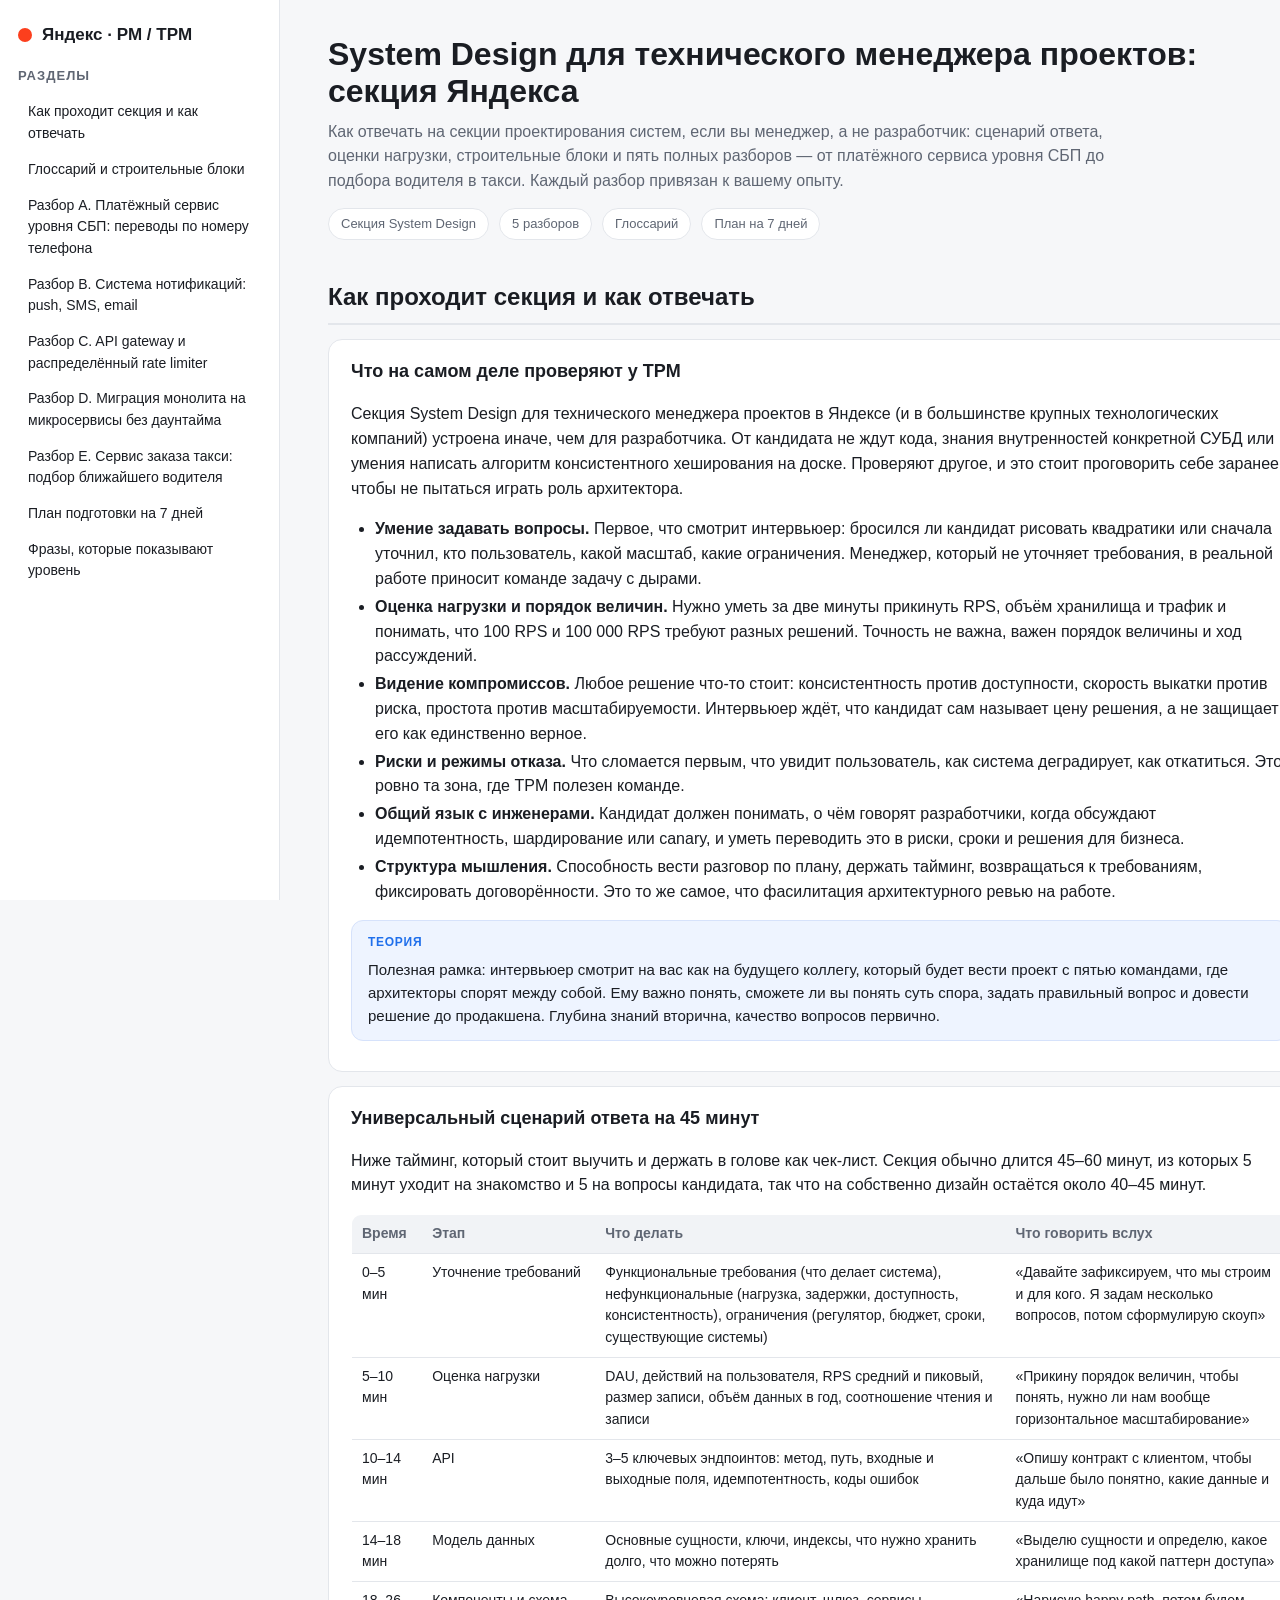
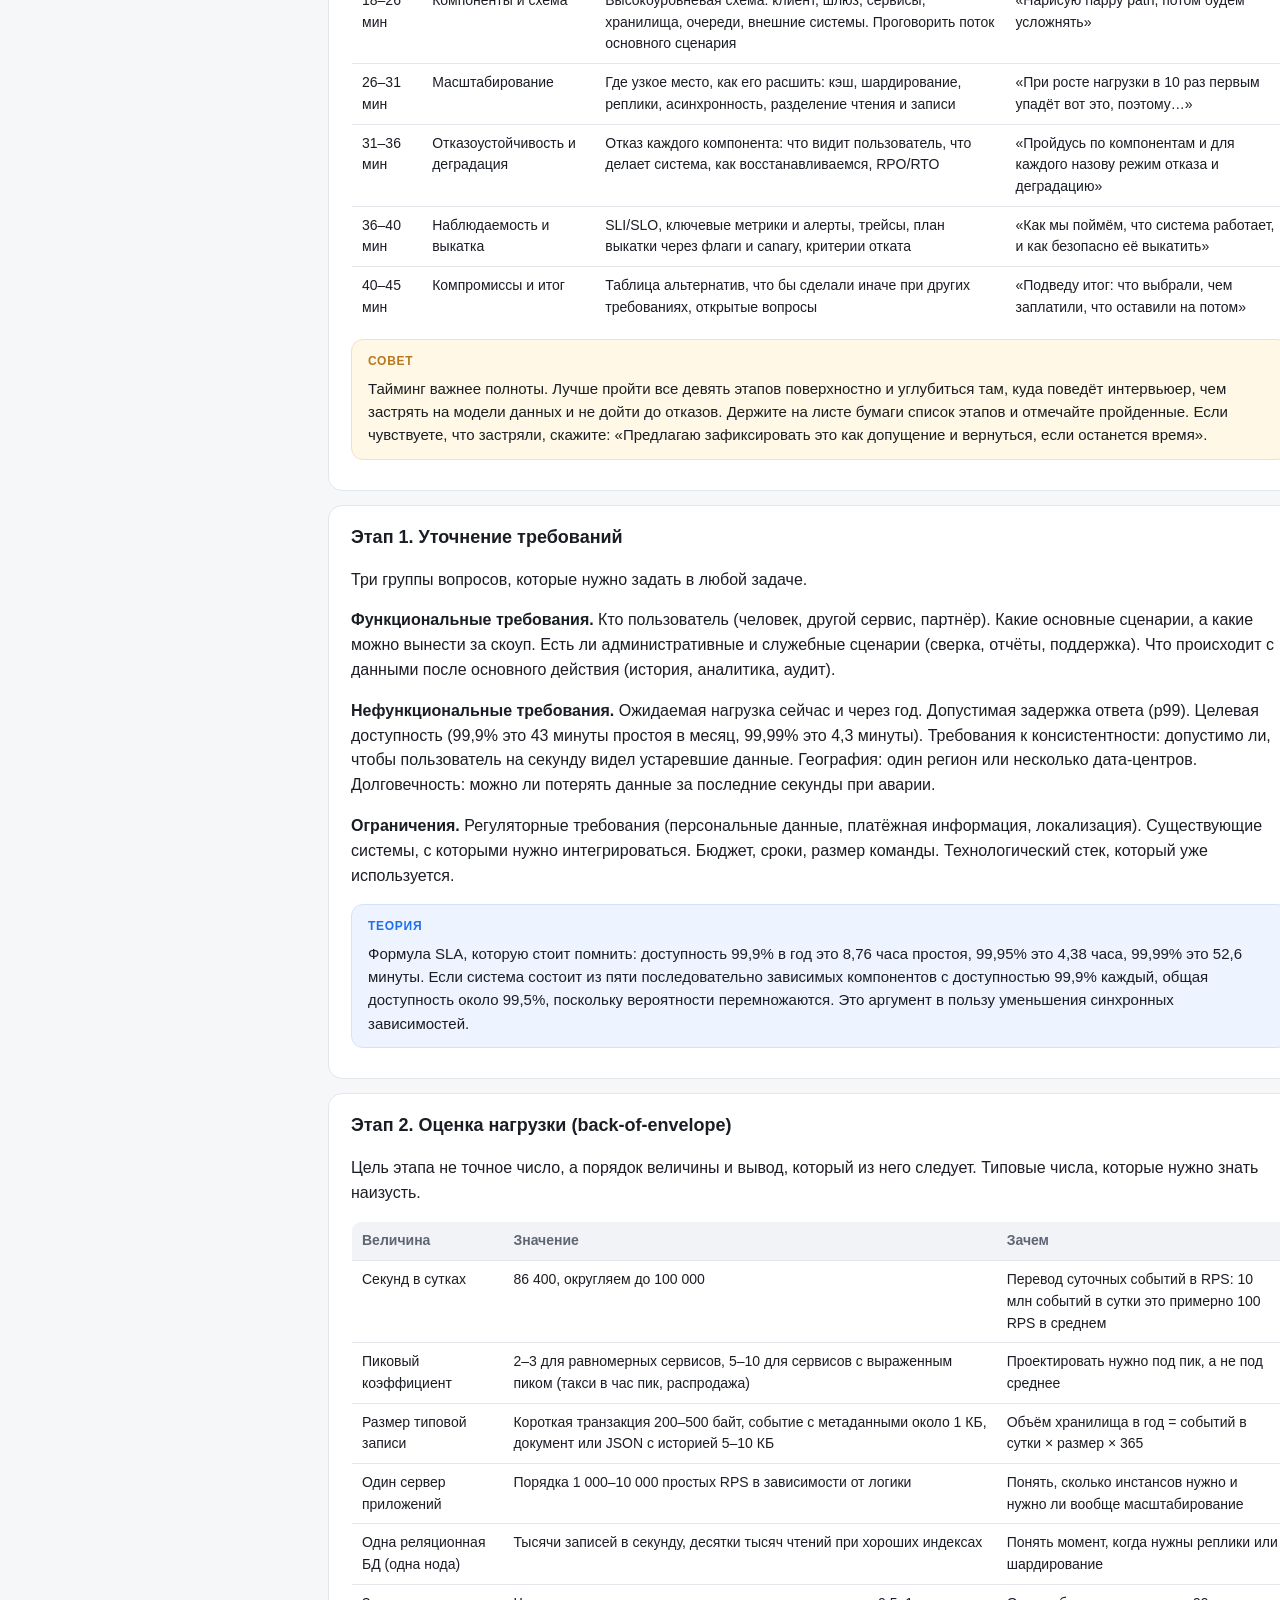
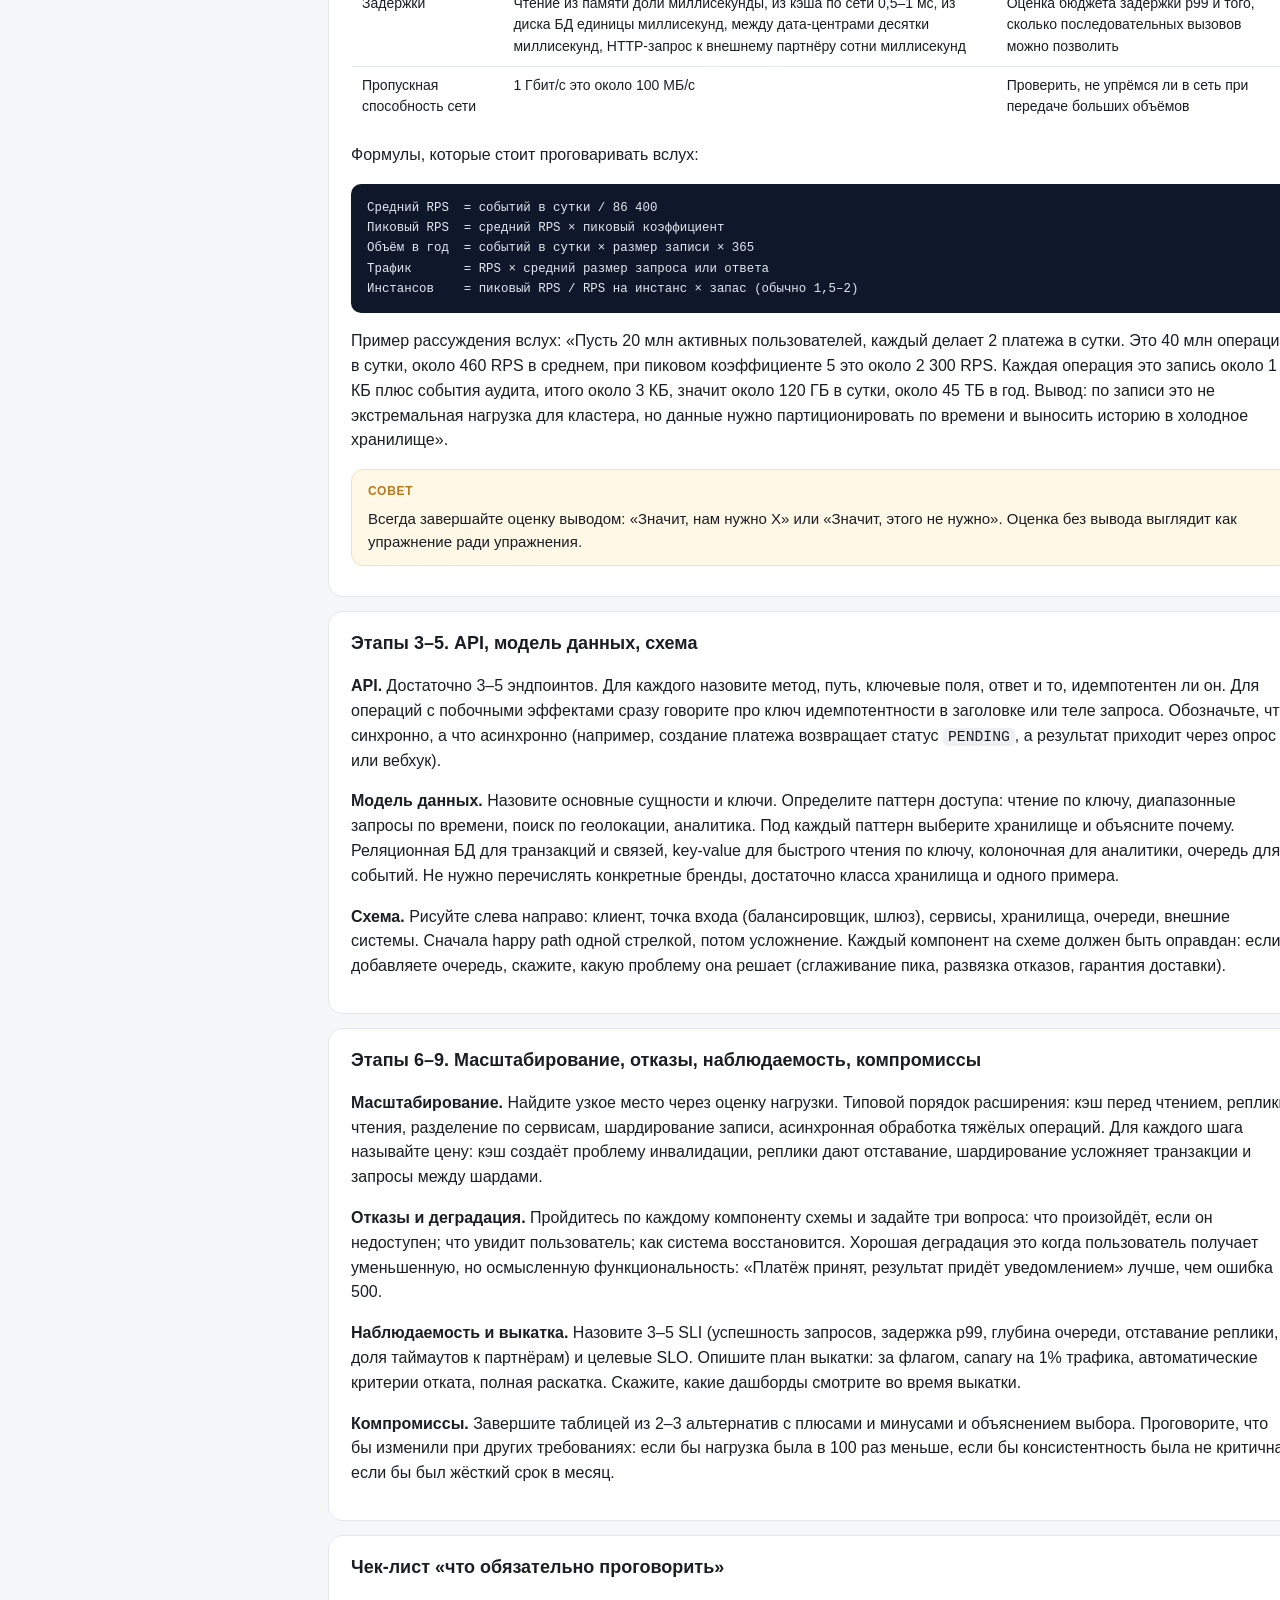
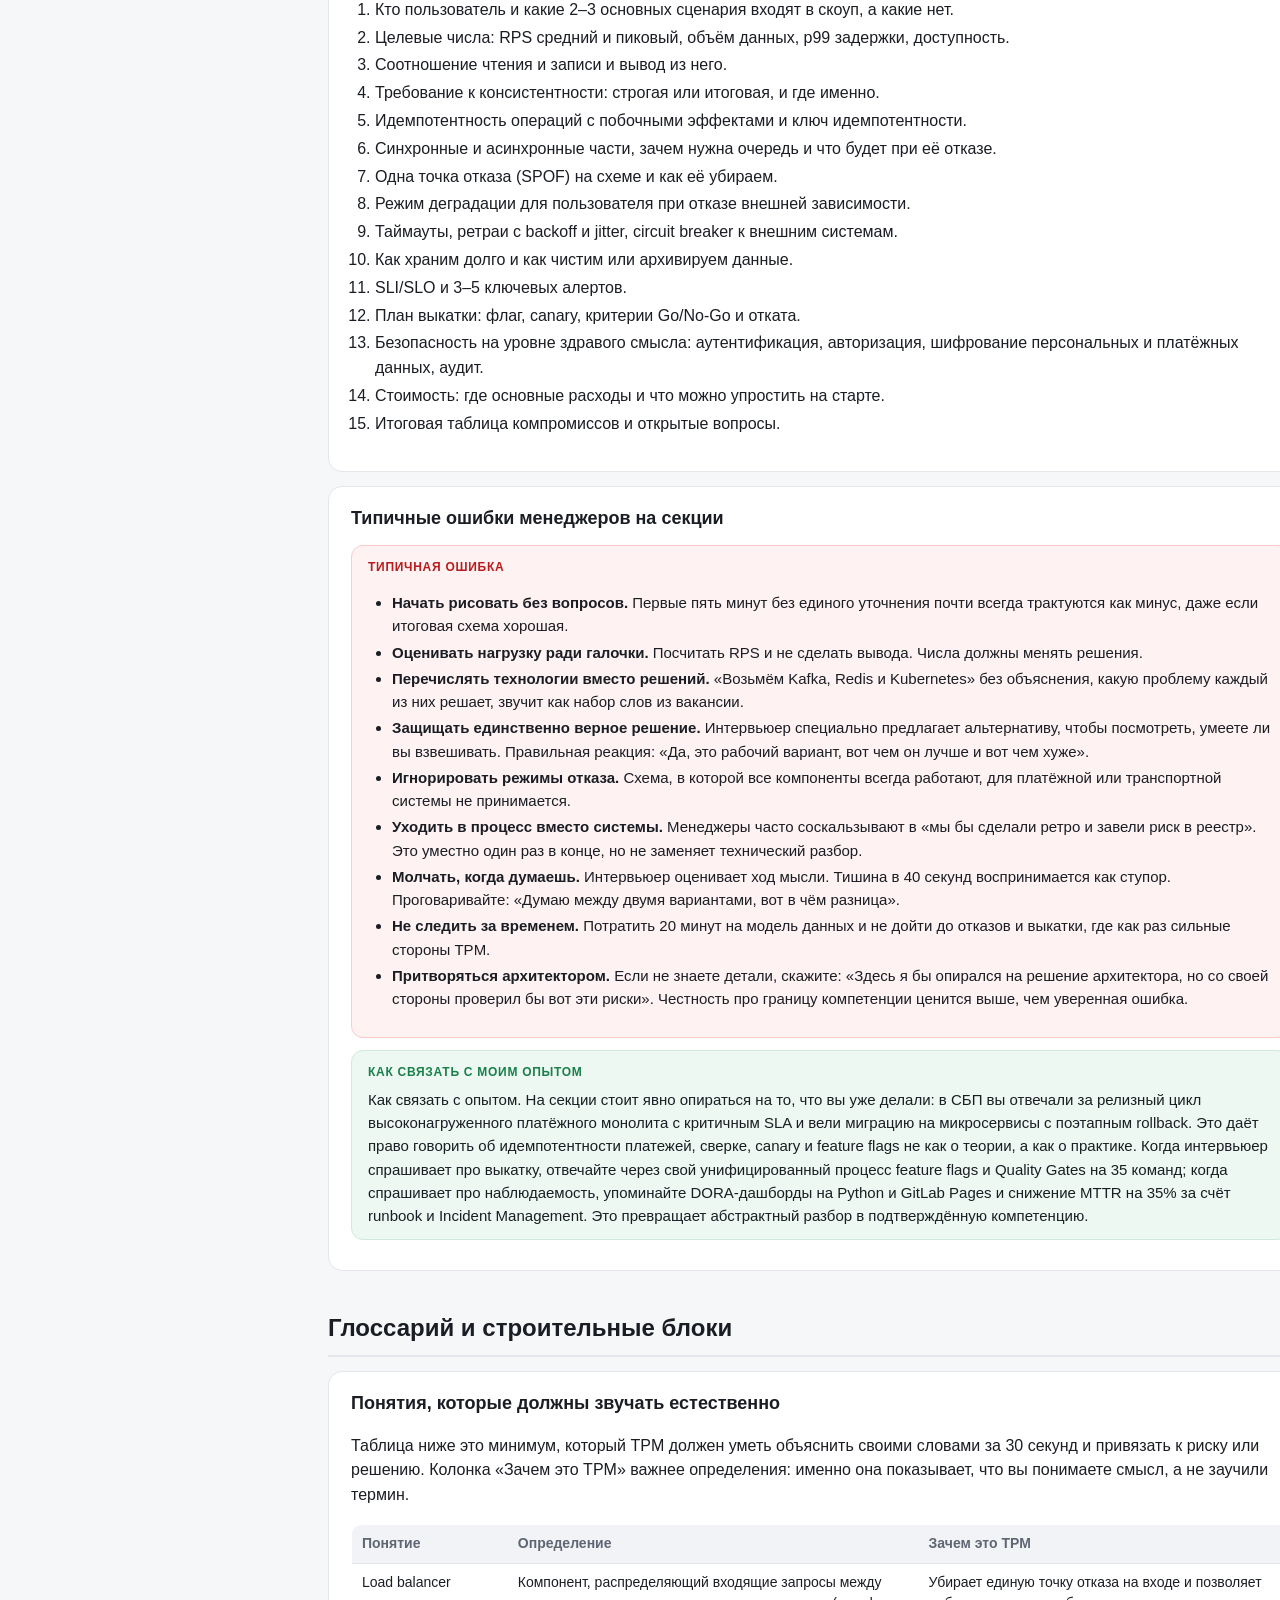
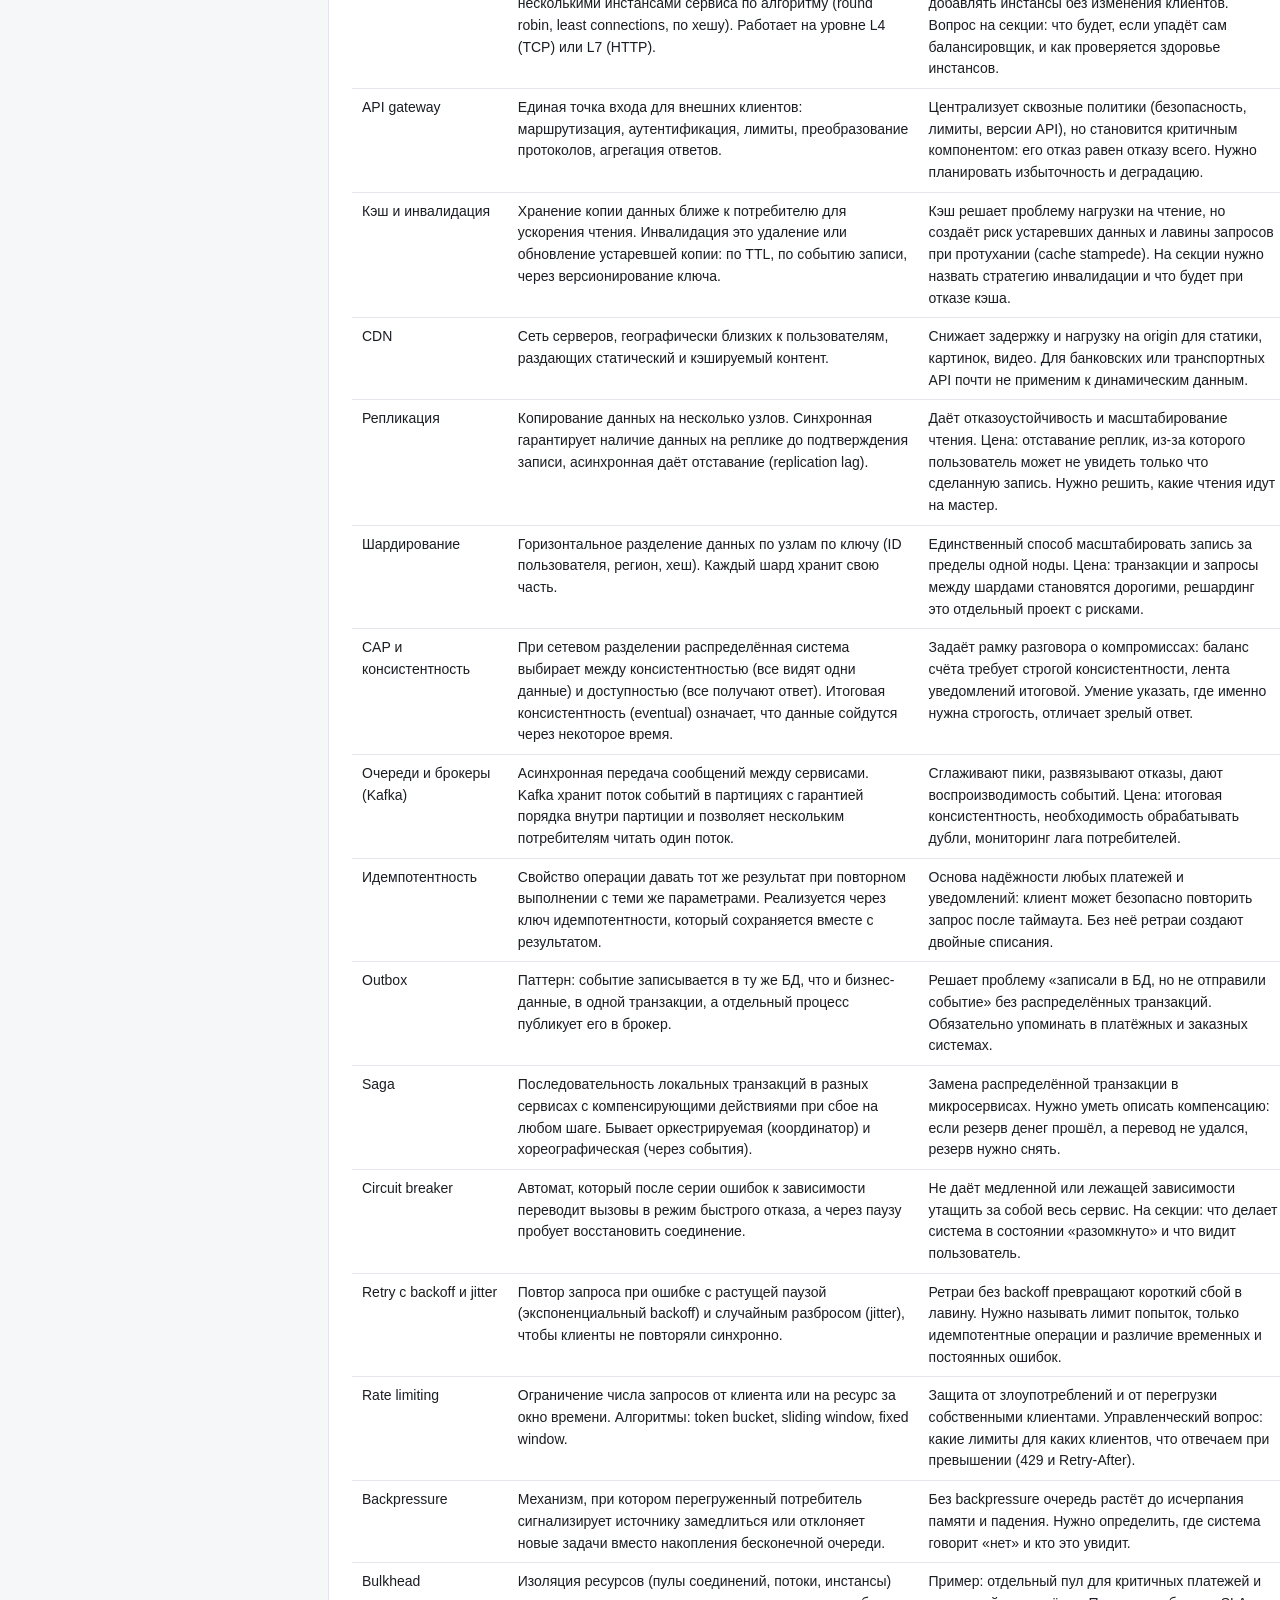
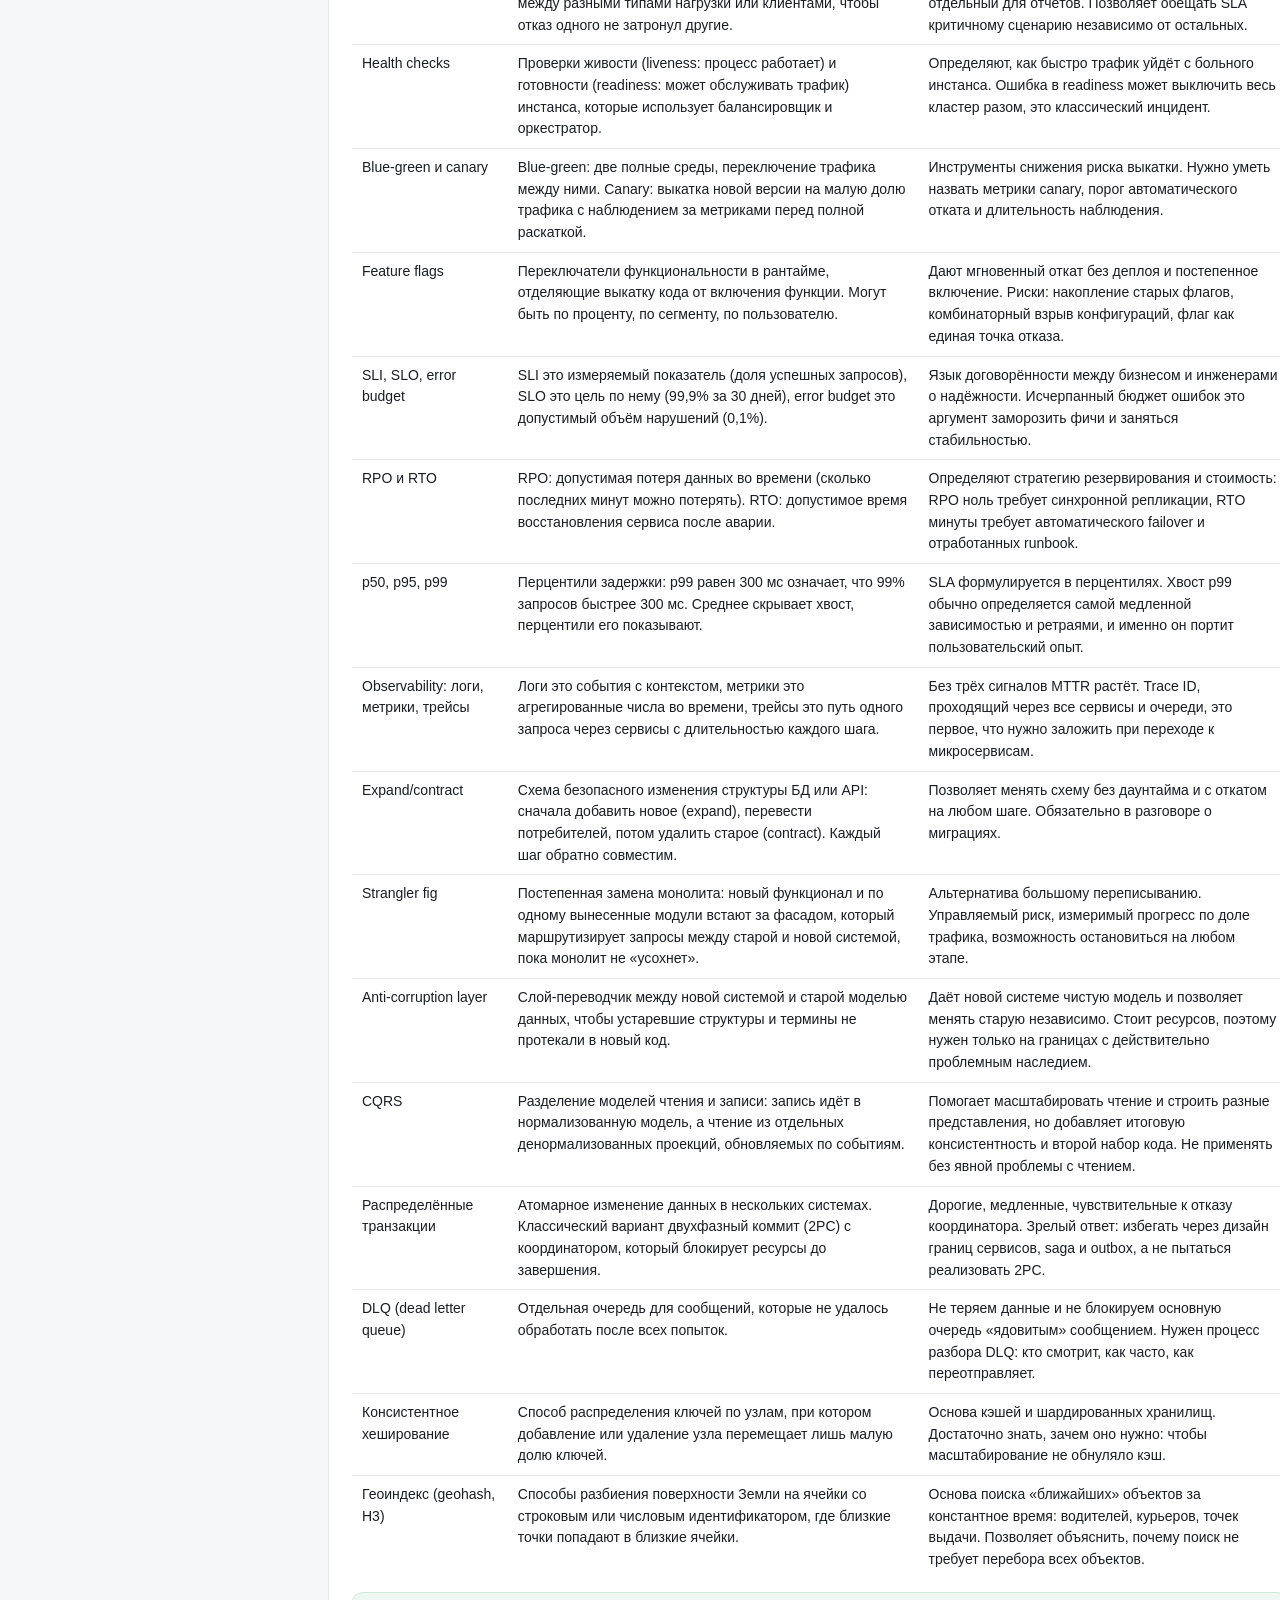
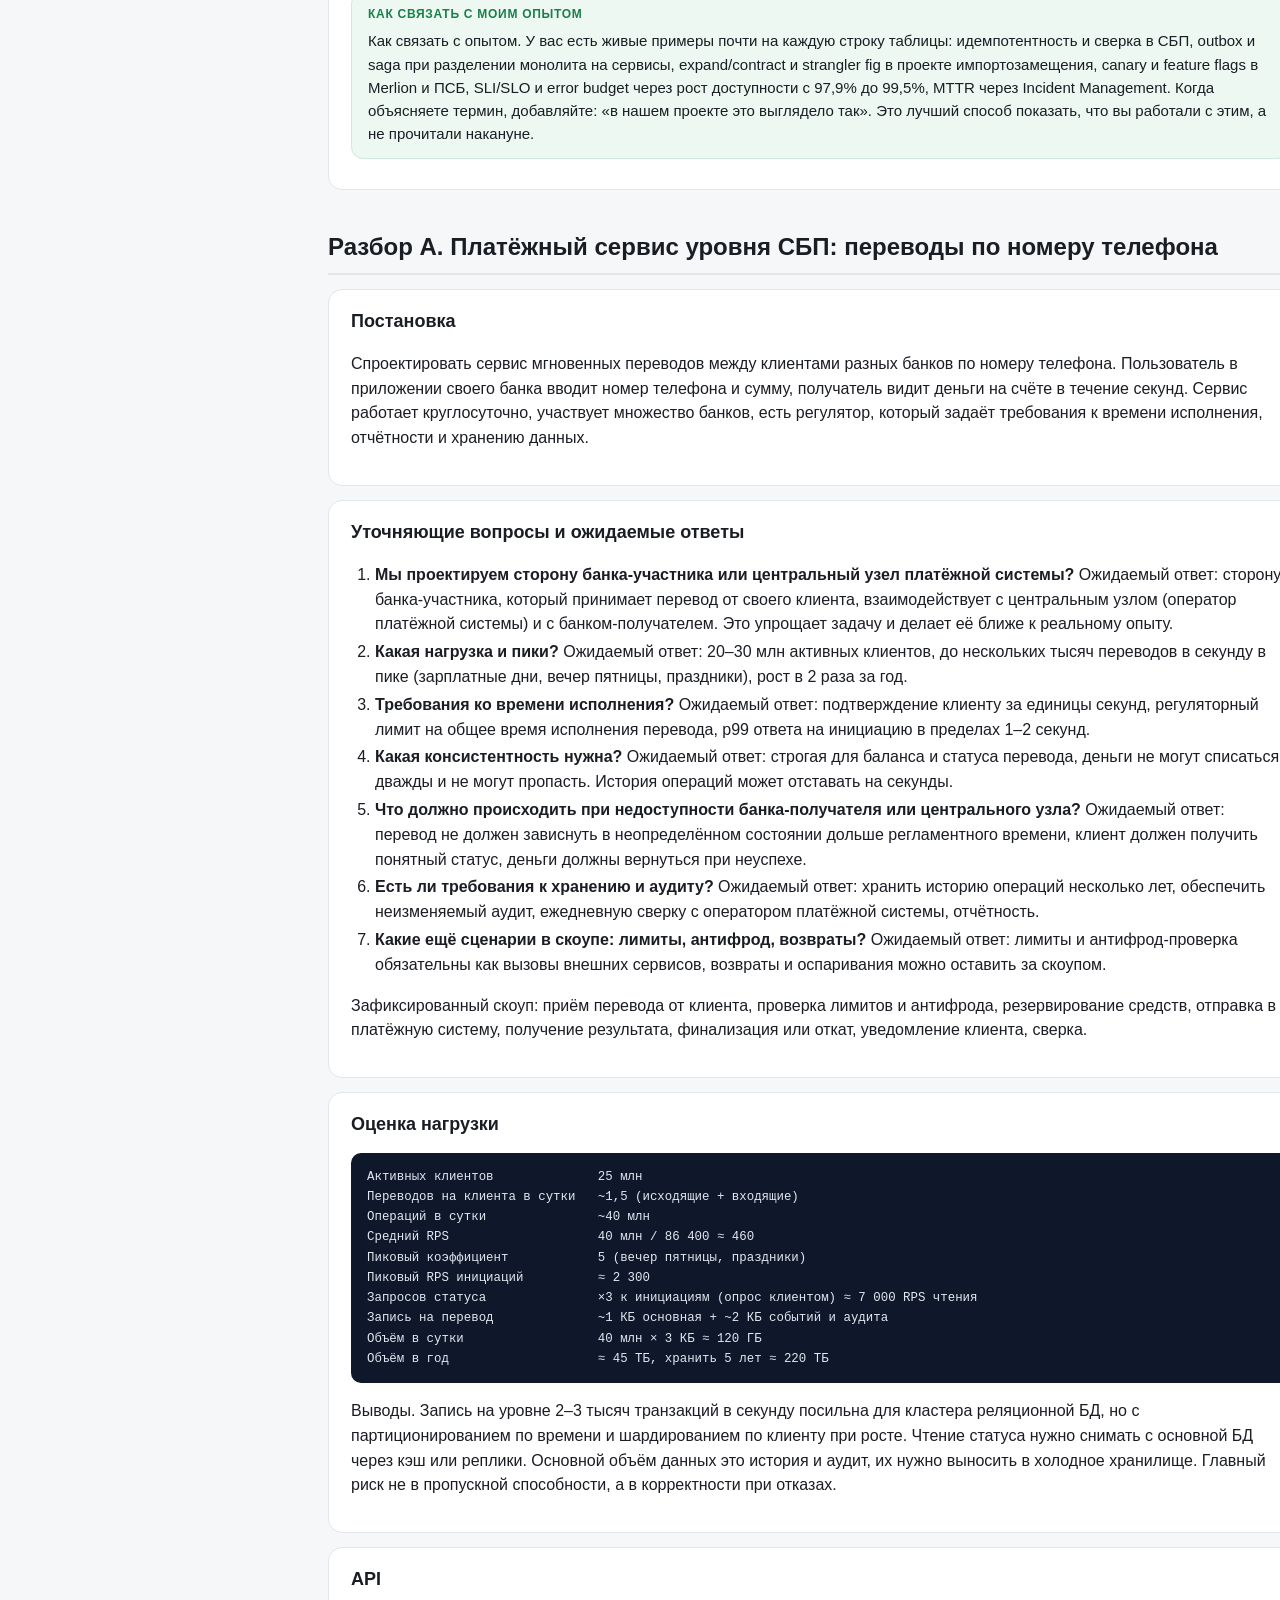
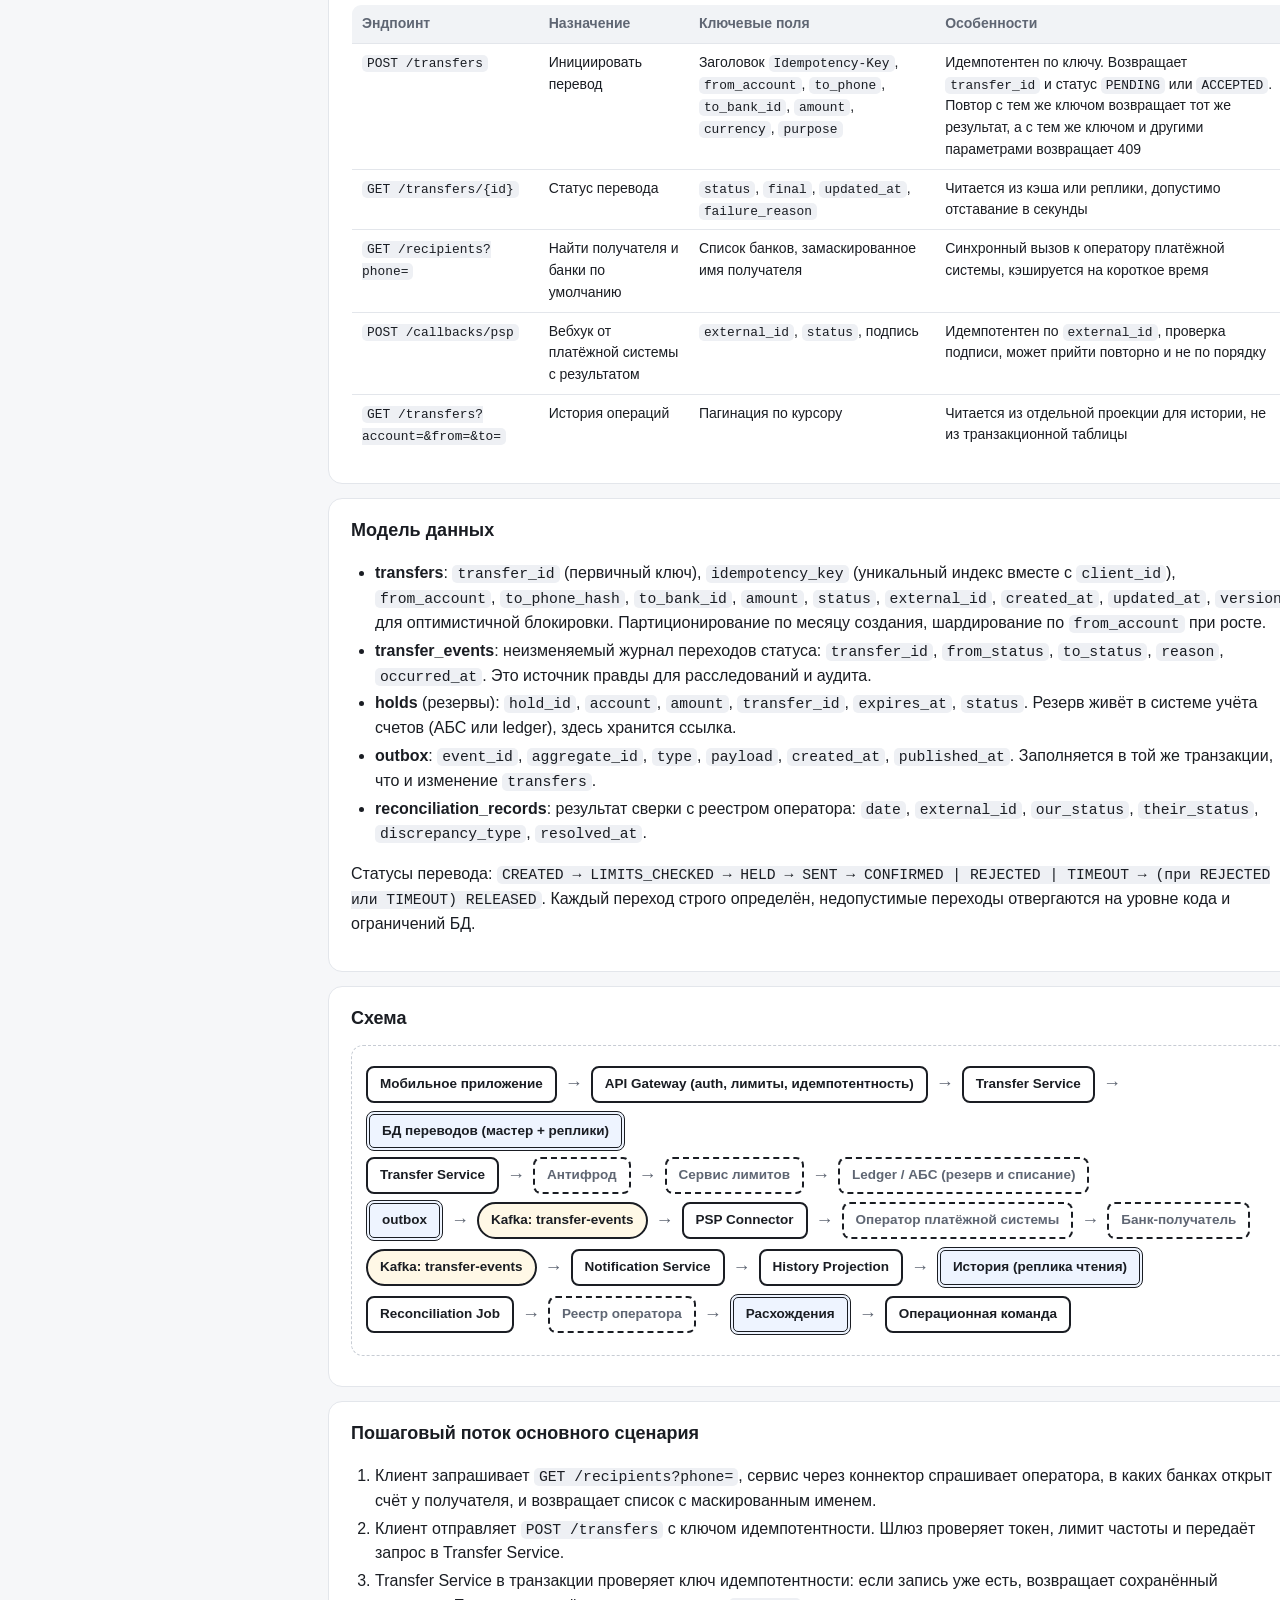
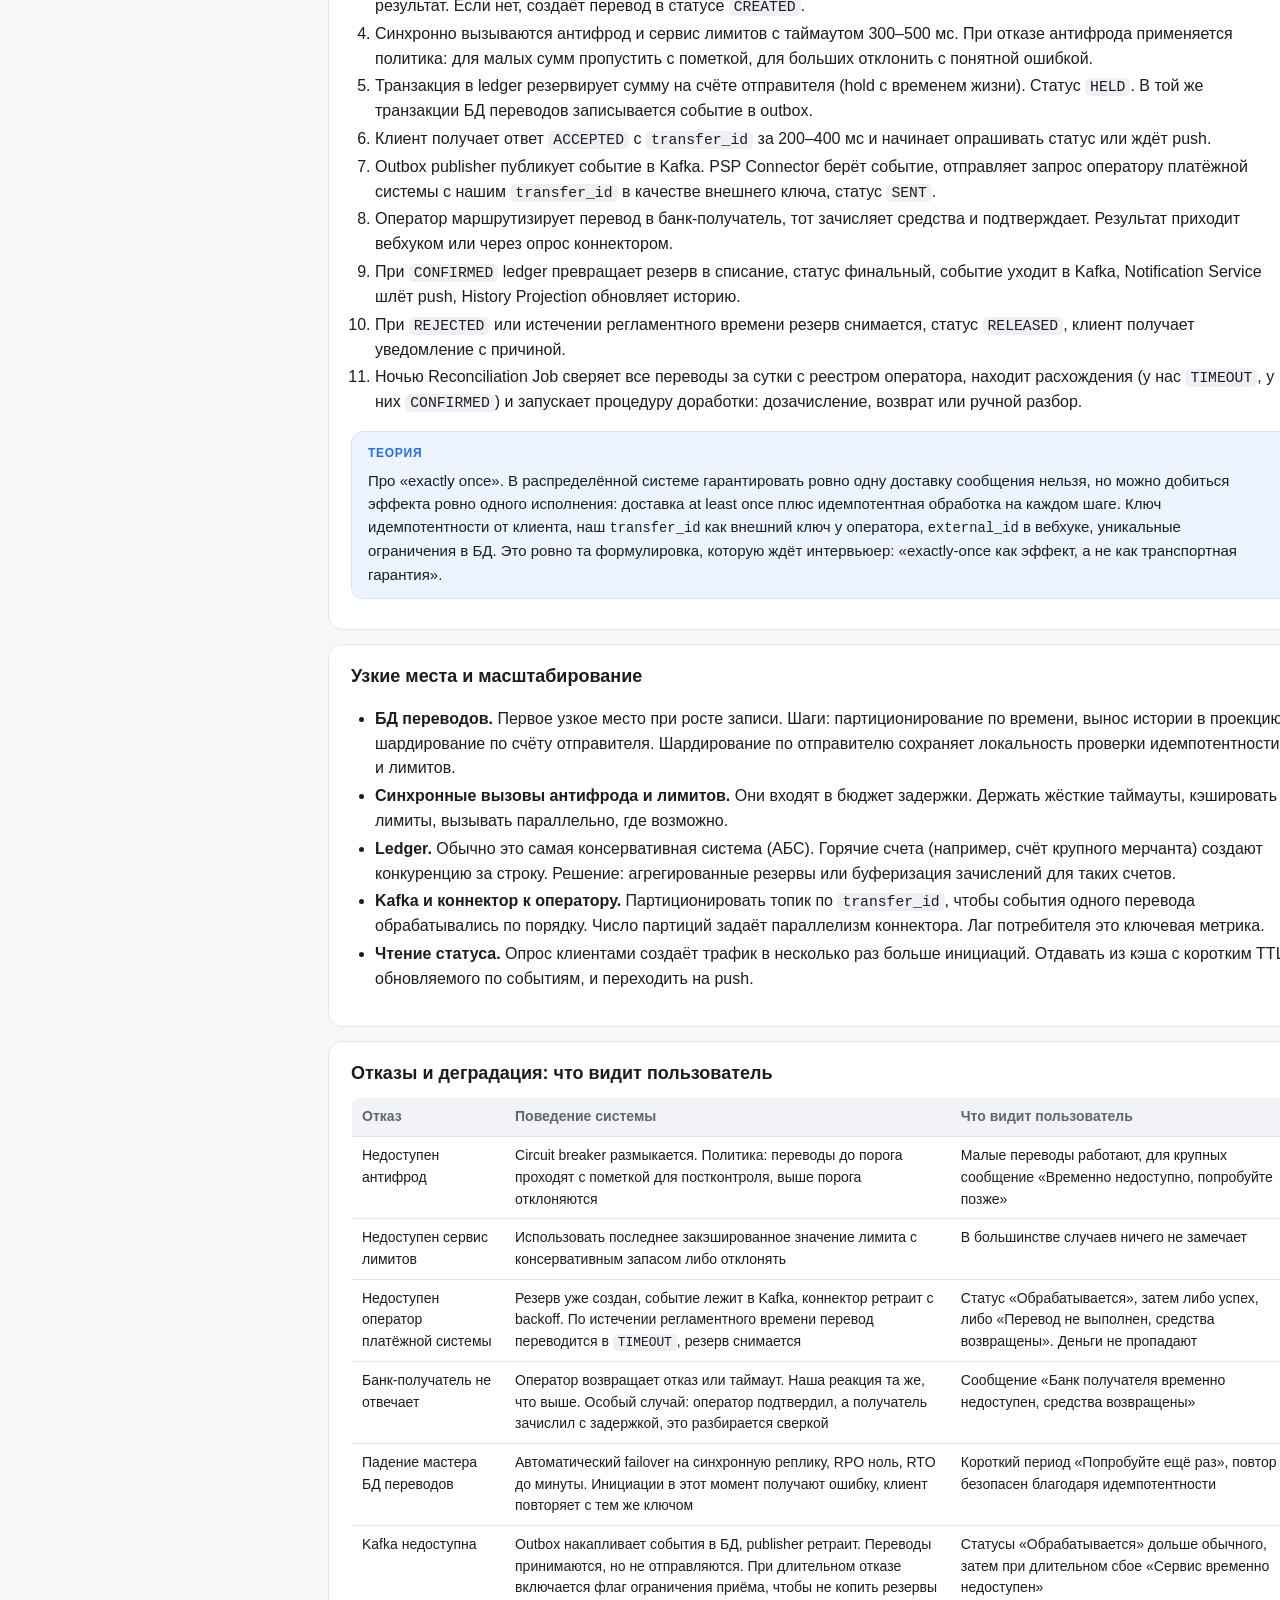
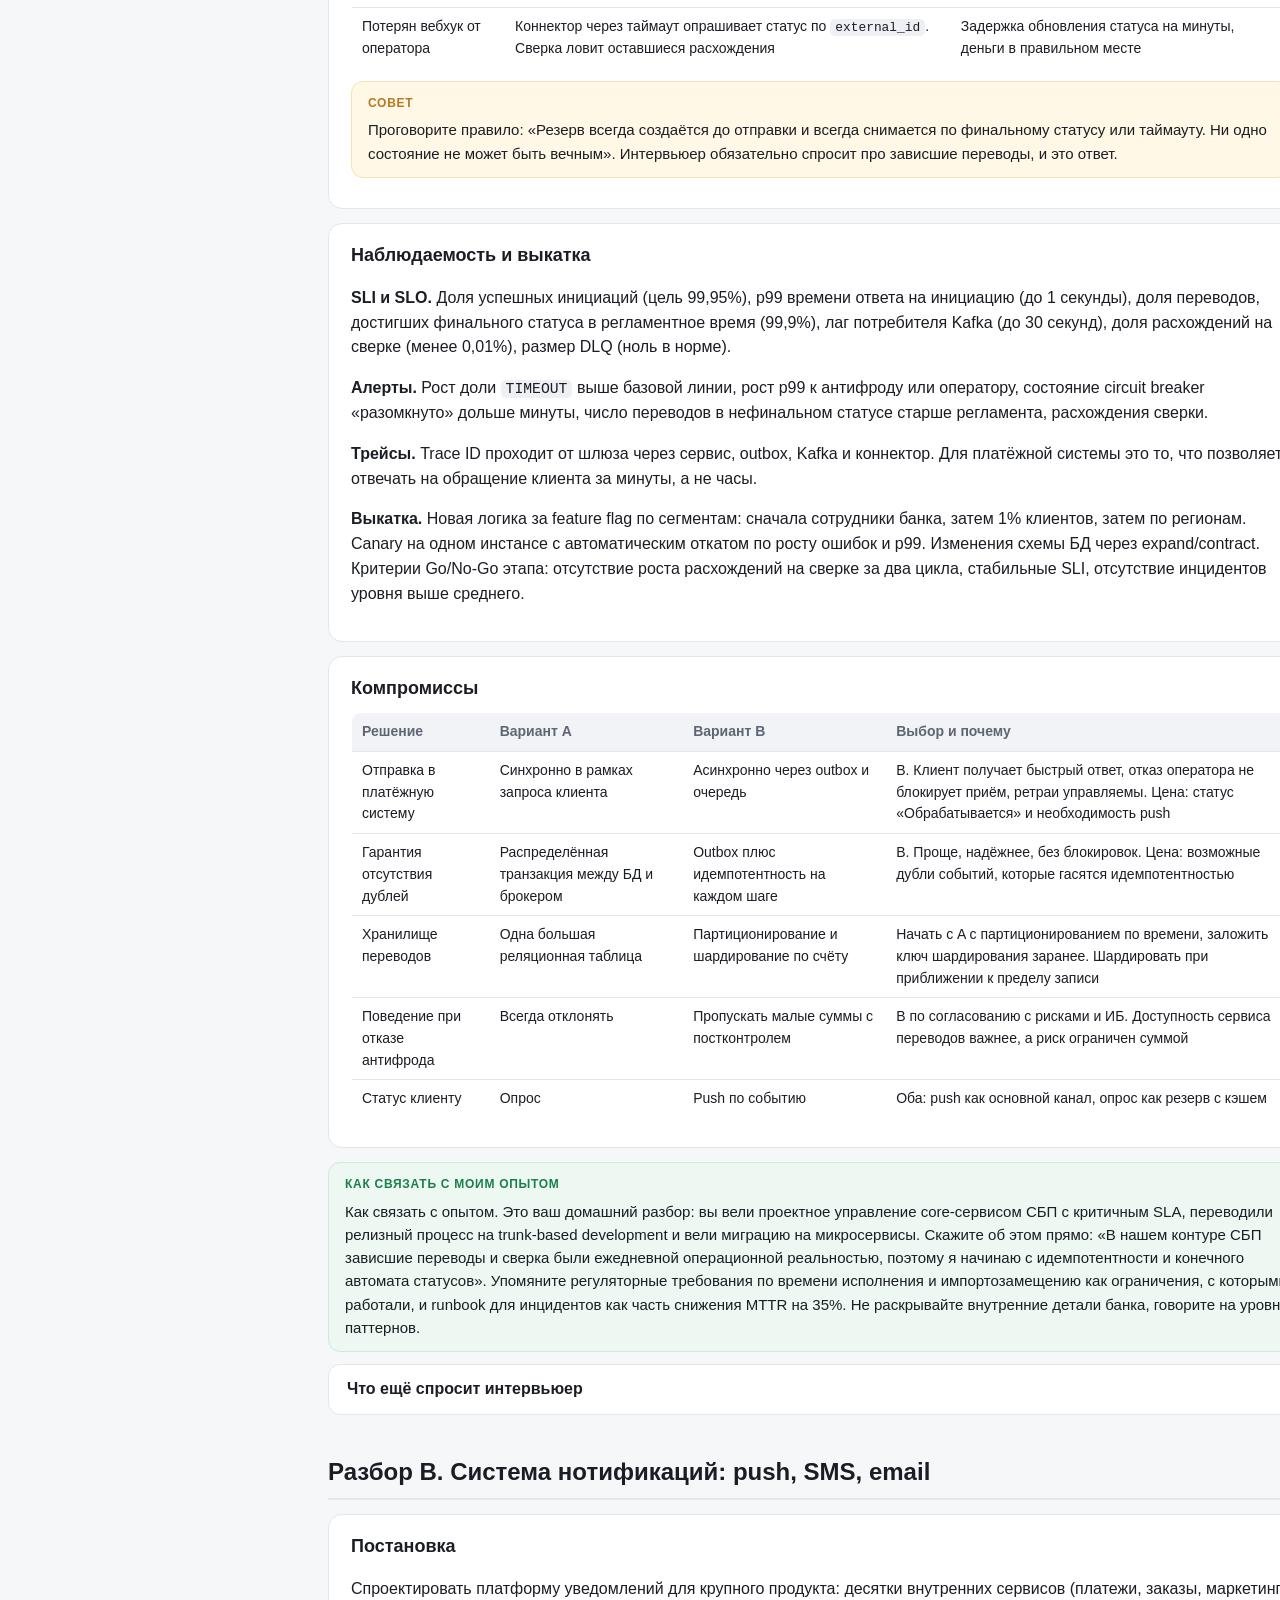
<file: InteractiveBook/WebContent/system-design-tpm.html>
<!DOCTYPE html><html lang="ru"><head><meta charset="utf-8"><meta name="viewport" content="width=device-width,initial-scale=1">
<title>System Design для технического менеджера проектов: секция Яндекса</title><style>
:root{--bg:#f6f7f9;--card:#fff;--ink:#1a1d23;--muted:#5f6673;--line:#e3e6eb;--accent:#fc3f1d;--pm:#1f6feb;--pmbg:#eef4ff;--ex:#1a7f4b;--exbg:#ecf8f1;--tip:#b7791f;--tipbg:#fff8e6;--warn:#b91c1c;--warnbg:#fef2f2}
    html{-webkit-text-size-adjust:100%;text-size-adjust:100%}
    html,body{overflow-x:hidden;max-width:100vw}
*{box-sizing:border-box}html{scroll-behavior:smooth}
body{margin:0;font-family:-apple-system,BlinkMacSystemFont,"Segoe UI",Roboto,"Helvetica Neue",Arial,sans-serif;color:var(--ink);background:var(--bg);line-height:1.55;font-size:16px}
a{color:var(--pm);text-decoration:none}
.layout{display:grid;grid-template-columns:280px 1fr;min-height:100vh}
aside{position:sticky;top:0;height:100vh;overflow:auto;background:#fff;border-right:1px solid var(--line);padding:22px 18px}
aside h2{font-size:13px;letter-spacing:.08em;text-transform:uppercase;color:var(--muted);margin:18px 0 8px}
aside nav a{display:block;padding:7px 10px;border-radius:8px;color:var(--ink);font-size:14px}
aside nav a:hover{background:var(--bg)}
.logo{display:flex;align-items:center;gap:10px;font-weight:700;font-size:17px}.logo i{width:14px;height:14px;border-radius:50%;background:var(--accent);display:inline-block}
main{padding:36px 48px 80px;max-width:1080px}
header.hero h1{font-size:32px;line-height:1.15;margin:0 0 10px}
header.hero p{color:var(--muted);margin:4px 0;max-width:820px}
.meta{display:flex;gap:10px;flex-wrap:wrap;margin:14px 0 8px}.chip{background:#fff;border:1px solid var(--line);border-radius:999px;padding:5px 12px;font-size:13px;color:var(--muted)}
section.block{margin:38px 0 10px;scroll-margin-top:20px}
section.block>h2{font-size:24px;margin:0 0 14px;padding-bottom:8px;border-bottom:2px solid var(--line)}
h3{font-size:18px;margin:22px 0 8px}h4{font-size:15px;margin:16px 0 6px}
.card{background:var(--card);border:1px solid var(--line);border-radius:14px;padding:18px 22px;margin:14px 0}
.card>h3:first-child{margin-top:0}
details.q{background:var(--card);border:1px solid var(--line);border-radius:12px;margin:10px 0;overflow:hidden}
details.q summary{list-style:none;cursor:pointer;padding:12px 18px;font-weight:600;display:flex;justify-content:space-between;gap:10px}
details.q summary::-webkit-details-marker{display:none}
details.q summary::after{content:"▾";color:var(--muted)}details.q[open] summary::after{content:"▴"}
details.q .body{padding:0 18px 16px;border-top:1px solid var(--line);padding-top:12px}
.note{border-radius:12px;padding:12px 16px;margin:12px 0;border:1px solid transparent;font-size:15px}
.note.pm{background:var(--pmbg);border-color:#d6e2fb}.note.ex{background:var(--exbg);border-color:#cfe9db}.note.tip{background:var(--tipbg);border-color:#f3e2b3}.note.warn{background:var(--warnbg);border-color:#fecaca}
.note.ex::before{content:"Как связать с моим опытом";display:block;font-size:12px;letter-spacing:.06em;text-transform:uppercase;color:var(--ex);font-weight:700;margin-bottom:6px}
.note.tip::before{content:"Совет";display:block;font-size:12px;letter-spacing:.06em;text-transform:uppercase;color:var(--tip);font-weight:700;margin-bottom:6px}
.note.warn::before{content:"Типичная ошибка";display:block;font-size:12px;letter-spacing:.06em;text-transform:uppercase;color:var(--warn);font-weight:700;margin-bottom:6px}
.note.pm::before{content:"Теория";display:block;font-size:12px;letter-spacing:.06em;text-transform:uppercase;color:var(--pm);font-weight:700;margin-bottom:6px}
.note p:first-of-type{margin-top:0}.note p:last-child{margin-bottom:0}
pre{background:#0f172a;color:#e2e8f0;padding:14px 16px;border-radius:10px;overflow:auto;font-size:13.5px;line-height:1.5}
code{font-family:ui-monospace,SFMono-Regular,Menlo,Consolas,monospace;font-size:.92em}
p code,li code,td code{background:#eef0f4;padding:1px 5px;border-radius:5px}
pre code{background:none;padding:0}
table.tbl{width:100%;border-collapse:collapse;font-size:14px;margin:10px 0;background:#fff;border:1px solid var(--line);border-radius:10px;overflow:hidden}
table.tbl th,table.tbl td{text-align:left;padding:8px 10px;border-bottom:1px solid var(--line);vertical-align:top}
table.tbl th{background:#f1f3f6;color:var(--muted);font-weight:600}
.diagram{background:#fff;border:1px dashed #c7ccd4;border-radius:12px;padding:14px;margin:12px 0;overflow-x:auto}
.diagram .row{display:flex;align-items:center;gap:8px;flex-wrap:wrap;margin:6px 0}
.diagram .box{border:2px solid var(--ink);border-radius:8px;padding:6px 12px;font-size:13.5px;font-weight:600;background:#fff}
.diagram .box.db{border-style:double;border-width:4px;background:#eef4ff}.diagram .box.q{border-radius:999px;background:#fff8e6}.diagram .box.ext{border-style:dashed;color:var(--muted)}
.diagram .arrow{color:var(--muted);font-size:18px}
ul,ol{padding-left:24px}li{margin:3px 0}
footer{margin-top:60px;color:var(--muted);font-size:13px}
@media (max-width:980px){.layout{grid-template-columns:1fr}aside{position:static;height:auto;border-right:0;border-bottom:1px solid var(--line)}main{padding:24px 18px}}
    @media (max-width:600px){
  body{font-size:15px}
  main{padding:16px 14px 60px}
  header.hero h1{font-size:24px}
  header.hero p{font-size:14.5px}
  section.block>h2{font-size:20px}
  h3{font-size:16px}
  .card{padding:14px 16px}
  table.tbl{display:block;overflow-x:auto;-webkit-overflow-scrolling:touch;white-space:nowrap}
  table.tbl thead,table.tbl tbody{display:table;width:100%}
  table.tbl th,table.tbl td{white-space:normal;font-size:13px;padding:6px 8px}
  pre{font-size:12px;padding:10px 12px}
  .diagram .box{font-size:12px;padding:5px 9px}
  .meta{gap:6px}
  .chip{font-size:11px;padding:4px 9px}
  details.q summary{padding:10px 14px;font-size:14.5px}
}
@media print{aside{display:none}.layout{display:block}main{max-width:none;padding:0}details.q .body{display:block}pre{white-space:pre-wrap}}
</style></head><body><div class="layout">
<aside><div class="logo"><i></i>Яндекс · PM / TPM</div><h2>Разделы</h2><nav><a href="#sd-intro">Как проходит секция и как отвечать</a><a href="#sd-glossary">Глоссарий и строительные блоки</a><a href="#sd-case-payments">Разбор A. Платёжный сервис уровня СБП: переводы по номеру телефона</a><a href="#sd-case-notifications">Разбор B. Система нотификаций: push, SMS, email</a><a href="#sd-case-gateway">Разбор C. API gateway и распределённый rate limiter</a><a href="#sd-case-migration">Разбор D. Миграция монолита на микросервисы без даунтайма</a><a href="#sd-case-taxi">Разбор E. Сервис заказа такси: подбор ближайшего водителя</a><a href="#sd-plan-7days">План подготовки на 7 дней</a><a href="#sd-phrases">Фразы, которые показывают уровень</a></nav></aside>
<main><header class="hero"><h1>System Design для технического менеджера проектов: секция Яндекса</h1><p>Как отвечать на секции проектирования систем, если вы менеджер, а не разработчик: сценарий ответа, оценки нагрузки, строительные блоки и пять полных разборов — от платёжного сервиса уровня СБП до подбора водителя в такси. Каждый разбор привязан к вашему опыту.</p><div class="meta"><span class="chip">Секция System Design</span><span class="chip">5 разборов</span><span class="chip">Глоссарий</span><span class="chip">План на 7 дней</span></div></header>
<section class="block" id="sd-intro">
<h2>Как проходит секция и как отвечать</h2>

<div class="card">
<h3>Что на самом деле проверяют у TPM</h3>
<p>Секция System Design для технического менеджера проектов в Яндексе (и в большинстве крупных технологических компаний) устроена иначе, чем для разработчика. От кандидата не ждут кода, знания внутренностей конкретной СУБД или умения написать алгоритм консистентного хеширования на доске. Проверяют другое, и это стоит проговорить себе заранее, чтобы не пытаться играть роль архитектора.</p>
<ul>
<li><strong>Умение задавать вопросы.</strong> Первое, что смотрит интервьюер: бросился ли кандидат рисовать квадратики или сначала уточнил, кто пользователь, какой масштаб, какие ограничения. Менеджер, который не уточняет требования, в реальной работе приносит команде задачу с дырами.</li>
<li><strong>Оценка нагрузки и порядок величин.</strong> Нужно уметь за две минуты прикинуть RPS, объём хранилища и трафик и понимать, что 100 RPS и 100 000 RPS требуют разных решений. Точность не важна, важен порядок величины и ход рассуждений.</li>
<li><strong>Видение компромиссов.</strong> Любое решение что-то стоит: консистентность против доступности, скорость выкатки против риска, простота против масштабируемости. Интервьюер ждёт, что кандидат сам называет цену решения, а не защищает его как единственно верное.</li>
<li><strong>Риски и режимы отказа.</strong> Что сломается первым, что увидит пользователь, как система деградирует, как откатиться. Это ровно та зона, где TPM полезен команде.</li>
<li><strong>Общий язык с инженерами.</strong> Кандидат должен понимать, о чём говорят разработчики, когда обсуждают идемпотентность, шардирование или canary, и уметь переводить это в риски, сроки и решения для бизнеса.</li>
<li><strong>Структура мышления.</strong> Способность вести разговор по плану, держать тайминг, возвращаться к требованиям, фиксировать договорённости. Это то же самое, что фасилитация архитектурного ревью на работе.</li>
</ul>
<div class="note pm">Полезная рамка: интервьюер смотрит на вас как на будущего коллегу, который будет вести проект с пятью командами, где архитекторы спорят между собой. Ему важно понять, сможете ли вы понять суть спора, задать правильный вопрос и довести решение до продакшена. Глубина знаний вторична, качество вопросов первично.</div>
</div>

<div class="card">
<h3>Универсальный сценарий ответа на 45 минут</h3>
<p>Ниже тайминг, который стоит выучить и держать в голове как чек-лист. Секция обычно длится 45–60 минут, из которых 5 минут уходит на знакомство и 5 на вопросы кандидата, так что на собственно дизайн остаётся около 40–45 минут.</p>
<table class="tbl">
<thead><tr><th>Время</th><th>Этап</th><th>Что делать</th><th>Что говорить вслух</th></tr></thead>
<tbody>
<tr><td>0–5 мин</td><td>Уточнение требований</td><td>Функциональные требования (что делает система), нефункциональные (нагрузка, задержки, доступность, консистентность), ограничения (регулятор, бюджет, сроки, существующие системы)</td><td>«Давайте зафиксируем, что мы строим и для кого. Я задам несколько вопросов, потом сформулирую скоуп»</td></tr>
<tr><td>5–10 мин</td><td>Оценка нагрузки</td><td>DAU, действий на пользователя, RPS средний и пиковый, размер записи, объём данных в год, соотношение чтения и записи</td><td>«Прикину порядок величин, чтобы понять, нужно ли нам вообще горизонтальное масштабирование»</td></tr>
<tr><td>10–14 мин</td><td>API</td><td>3–5 ключевых эндпоинтов: метод, путь, входные и выходные поля, идемпотентность, коды ошибок</td><td>«Опишу контракт с клиентом, чтобы дальше было понятно, какие данные и куда идут»</td></tr>
<tr><td>14–18 мин</td><td>Модель данных</td><td>Основные сущности, ключи, индексы, что нужно хранить долго, что можно потерять</td><td>«Выделю сущности и определю, какое хранилище под какой паттерн доступа»</td></tr>
<tr><td>18–26 мин</td><td>Компоненты и схема</td><td>Высокоуровневая схема: клиент, шлюз, сервисы, хранилища, очереди, внешние системы. Проговорить поток основного сценария</td><td>«Нарисую happy path, потом будем усложнять»</td></tr>
<tr><td>26–31 мин</td><td>Масштабирование</td><td>Где узкое место, как его расшить: кэш, шардирование, реплики, асинхронность, разделение чтения и записи</td><td>«При росте нагрузки в 10 раз первым упадёт вот это, поэтому…»</td></tr>
<tr><td>31–36 мин</td><td>Отказоустойчивость и деградация</td><td>Отказ каждого компонента: что видит пользователь, что делает система, как восстанавливаемся, RPO/RTO</td><td>«Пройдусь по компонентам и для каждого назову режим отказа и деградацию»</td></tr>
<tr><td>36–40 мин</td><td>Наблюдаемость и выкатка</td><td>SLI/SLO, ключевые метрики и алерты, трейсы, план выкатки через флаги и canary, критерии отката</td><td>«Как мы поймём, что система работает, и как безопасно её выкатить»</td></tr>
<tr><td>40–45 мин</td><td>Компромиссы и итог</td><td>Таблица альтернатив, что бы сделали иначе при других требованиях, открытые вопросы</td><td>«Подведу итог: что выбрали, чем заплатили, что оставили на потом»</td></tr>
</tbody>
</table>
<div class="note tip">Тайминг важнее полноты. Лучше пройти все девять этапов поверхностно и углубиться там, куда поведёт интервьюер, чем застрять на модели данных и не дойти до отказов. Держите на листе бумаги список этапов и отмечайте пройденные. Если чувствуете, что застряли, скажите: «Предлагаю зафиксировать это как допущение и вернуться, если останется время».</div>
</div>

<div class="card">
<h3>Этап 1. Уточнение требований</h3>
<p>Три группы вопросов, которые нужно задать в любой задаче.</p>
<p><strong>Функциональные требования.</strong> Кто пользователь (человек, другой сервис, партнёр). Какие основные сценарии, а какие можно вынести за скоуп. Есть ли административные и служебные сценарии (сверка, отчёты, поддержка). Что происходит с данными после основного действия (история, аналитика, аудит).</p>
<p><strong>Нефункциональные требования.</strong> Ожидаемая нагрузка сейчас и через год. Допустимая задержка ответа (p99). Целевая доступность (99,9% это 43 минуты простоя в месяц, 99,99% это 4,3 минуты). Требования к консистентности: допустимо ли, чтобы пользователь на секунду видел устаревшие данные. География: один регион или несколько дата-центров. Долговечность: можно ли потерять данные за последние секунды при аварии.</p>
<p><strong>Ограничения.</strong> Регуляторные требования (персональные данные, платёжная информация, локализация). Существующие системы, с которыми нужно интегрироваться. Бюджет, сроки, размер команды. Технологический стек, который уже используется.</p>
<div class="note pm">Формула SLA, которую стоит помнить: доступность 99,9% в год это 8,76 часа простоя, 99,95% это 4,38 часа, 99,99% это 52,6 минуты. Если система состоит из пяти последовательно зависимых компонентов с доступностью 99,9% каждый, общая доступность около 99,5%, поскольку вероятности перемножаются. Это аргумент в пользу уменьшения синхронных зависимостей.</div>
</div>

<div class="card">
<h3>Этап 2. Оценка нагрузки (back-of-envelope)</h3>
<p>Цель этапа не точное число, а порядок величины и вывод, который из него следует. Типовые числа, которые нужно знать наизусть.</p>
<table class="tbl">
<thead><tr><th>Величина</th><th>Значение</th><th>Зачем</th></tr></thead>
<tbody>
<tr><td>Секунд в сутках</td><td>86 400, округляем до 100 000</td><td>Перевод суточных событий в RPS: 10 млн событий в сутки это примерно 100 RPS в среднем</td></tr>
<tr><td>Пиковый коэффициент</td><td>2–3 для равномерных сервисов, 5–10 для сервисов с выраженным пиком (такси в час пик, распродажа)</td><td>Проектировать нужно под пик, а не под среднее</td></tr>
<tr><td>Размер типовой записи</td><td>Короткая транзакция 200–500 байт, событие с метаданными около 1 КБ, документ или JSON с историей 5–10 КБ</td><td>Объём хранилища в год = событий в сутки × размер × 365</td></tr>
<tr><td>Один сервер приложений</td><td>Порядка 1 000–10 000 простых RPS в зависимости от логики</td><td>Понять, сколько инстансов нужно и нужно ли вообще масштабирование</td></tr>
<tr><td>Одна реляционная БД (одна нода)</td><td>Тысячи записей в секунду, десятки тысяч чтений при хороших индексах</td><td>Понять момент, когда нужны реплики или шардирование</td></tr>
<tr><td>Задержки</td><td>Чтение из памяти доли миллисекунды, из кэша по сети 0,5–1 мс, из диска БД единицы миллисекунд, между дата-центрами десятки миллисекунд, HTTP-запрос к внешнему партнёру сотни миллисекунд</td><td>Оценка бюджета задержки p99 и того, сколько последовательных вызовов можно позволить</td></tr>
<tr><td>Пропускная способность сети</td><td>1 Гбит/с это около 100 МБ/с</td><td>Проверить, не упрёмся ли в сеть при передаче больших объёмов</td></tr>
</tbody>
</table>
<p>Формулы, которые стоит проговаривать вслух:</p>
<pre><code>Средний RPS  = событий в сутки / 86 400
Пиковый RPS  = средний RPS × пиковый коэффициент
Объём в год  = событий в сутки × размер записи × 365
Трафик       = RPS × средний размер запроса или ответа
Инстансов    = пиковый RPS / RPS на инстанс × запас (обычно 1,5–2)</code></pre>
<p>Пример рассуждения вслух: «Пусть 20 млн активных пользователей, каждый делает 2 платежа в сутки. Это 40 млн операций в сутки, около 460 RPS в среднем, при пиковом коэффициенте 5 это около 2 300 RPS. Каждая операция это запись около 1 КБ плюс события аудита, итого около 3 КБ, значит около 120 ГБ в сутки, около 45 ТБ в год. Вывод: по записи это не экстремальная нагрузка для кластера, но данные нужно партиционировать по времени и выносить историю в холодное хранилище».</p>
<div class="note tip">Всегда завершайте оценку выводом: «Значит, нам нужно X» или «Значит, этого не нужно». Оценка без вывода выглядит как упражнение ради упражнения.</div>
</div>

<div class="card">
<h3>Этапы 3–5. API, модель данных, схема</h3>
<p><strong>API.</strong> Достаточно 3–5 эндпоинтов. Для каждого назовите метод, путь, ключевые поля, ответ и то, идемпотентен ли он. Для операций с побочными эффектами сразу говорите про ключ идемпотентности в заголовке или теле запроса. Обозначьте, что синхронно, а что асинхронно (например, создание платежа возвращает статус <code>PENDING</code>, а результат приходит через опрос или вебхук).</p>
<p><strong>Модель данных.</strong> Назовите основные сущности и ключи. Определите паттерн доступа: чтение по ключу, диапазонные запросы по времени, поиск по геолокации, аналитика. Под каждый паттерн выберите хранилище и объясните почему. Реляционная БД для транзакций и связей, key-value для быстрого чтения по ключу, колоночная для аналитики, очередь для событий. Не нужно перечислять конкретные бренды, достаточно класса хранилища и одного примера.</p>
<p><strong>Схема.</strong> Рисуйте слева направо: клиент, точка входа (балансировщик, шлюз), сервисы, хранилища, очереди, внешние системы. Сначала happy path одной стрелкой, потом усложнение. Каждый компонент на схеме должен быть оправдан: если добавляете очередь, скажите, какую проблему она решает (сглаживание пика, развязка отказов, гарантия доставки).</p>
</div>

<div class="card">
<h3>Этапы 6–9. Масштабирование, отказы, наблюдаемость, компромиссы</h3>
<p><strong>Масштабирование.</strong> Найдите узкое место через оценку нагрузки. Типовой порядок расширения: кэш перед чтением, реплики чтения, разделение по сервисам, шардирование записи, асинхронная обработка тяжёлых операций. Для каждого шага называйте цену: кэш создаёт проблему инвалидации, реплики дают отставание, шардирование усложняет транзакции и запросы между шардами.</p>
<p><strong>Отказы и деградация.</strong> Пройдитесь по каждому компоненту схемы и задайте три вопроса: что произойдёт, если он недоступен; что увидит пользователь; как система восстановится. Хорошая деградация это когда пользователь получает уменьшенную, но осмысленную функциональность: «Платёж принят, результат придёт уведомлением» лучше, чем ошибка 500.</p>
<p><strong>Наблюдаемость и выкатка.</strong> Назовите 3–5 SLI (успешность запросов, задержка p99, глубина очереди, отставание реплики, доля таймаутов к партнёрам) и целевые SLO. Опишите план выкатки: за флагом, canary на 1% трафика, автоматические критерии отката, полная раскатка. Скажите, какие дашборды смотрите во время выкатки.</p>
<p><strong>Компромиссы.</strong> Завершите таблицей из 2–3 альтернатив с плюсами и минусами и объяснением выбора. Проговорите, что бы изменили при других требованиях: если бы нагрузка была в 100 раз меньше, если бы консистентность была не критична, если бы был жёсткий срок в месяц.</p>
</div>

<div class="card">
<h3>Чек-лист «что обязательно проговорить»</h3>
<ol>
<li>Кто пользователь и какие 2–3 основных сценария входят в скоуп, а какие нет.</li>
<li>Целевые числа: RPS средний и пиковый, объём данных, p99 задержки, доступность.</li>
<li>Соотношение чтения и записи и вывод из него.</li>
<li>Требование к консистентности: строгая или итоговая, и где именно.</li>
<li>Идемпотентность операций с побочными эффектами и ключ идемпотентности.</li>
<li>Синхронные и асинхронные части, зачем нужна очередь и что будет при её отказе.</li>
<li>Одна точка отказа (SPOF) на схеме и как её убираем.</li>
<li>Режим деградации для пользователя при отказе внешней зависимости.</li>
<li>Таймауты, ретраи с backoff и jitter, circuit breaker к внешним системам.</li>
<li>Как храним долго и как чистим или архивируем данные.</li>
<li>SLI/SLO и 3–5 ключевых алертов.</li>
<li>План выкатки: флаг, canary, критерии Go/No-Go и отката.</li>
<li>Безопасность на уровне здравого смысла: аутентификация, авторизация, шифрование персональных и платёжных данных, аудит.</li>
<li>Стоимость: где основные расходы и что можно упростить на старте.</li>
<li>Итоговая таблица компромиссов и открытые вопросы.</li>
</ol>
</div>

<div class="card">
<h3>Типичные ошибки менеджеров на секции</h3>
<div class="note warn">
<ul>
<li><strong>Начать рисовать без вопросов.</strong> Первые пять минут без единого уточнения почти всегда трактуются как минус, даже если итоговая схема хорошая.</li>
<li><strong>Оценивать нагрузку ради галочки.</strong> Посчитать RPS и не сделать вывода. Числа должны менять решения.</li>
<li><strong>Перечислять технологии вместо решений.</strong> «Возьмём Kafka, Redis и Kubernetes» без объяснения, какую проблему каждый из них решает, звучит как набор слов из вакансии.</li>
<li><strong>Защищать единственно верное решение.</strong> Интервьюер специально предлагает альтернативу, чтобы посмотреть, умеете ли вы взвешивать. Правильная реакция: «Да, это рабочий вариант, вот чем он лучше и вот чем хуже».</li>
<li><strong>Игнорировать режимы отказа.</strong> Схема, в которой все компоненты всегда работают, для платёжной или транспортной системы не принимается.</li>
<li><strong>Уходить в процесс вместо системы.</strong> Менеджеры часто соскальзывают в «мы бы сделали ретро и завели риск в реестр». Это уместно один раз в конце, но не заменяет технический разбор.</li>
<li><strong>Молчать, когда думаешь.</strong> Интервьюер оценивает ход мысли. Тишина в 40 секунд воспринимается как ступор. Проговаривайте: «Думаю между двумя вариантами, вот в чём разница».</li>
<li><strong>Не следить за временем.</strong> Потратить 20 минут на модель данных и не дойти до отказов и выкатки, где как раз сильные стороны TPM.</li>
<li><strong>Притворяться архитектором.</strong> Если не знаете детали, скажите: «Здесь я бы опирался на решение архитектора, но со своей стороны проверил бы вот эти риски». Честность про границу компетенции ценится выше, чем уверенная ошибка.</li>
</ul>
</div>
<div class="note ex">Как связать с опытом. На секции стоит явно опираться на то, что вы уже делали: в СБП вы отвечали за релизный цикл высоконагруженного платёжного монолита с критичным SLA и вели миграцию на микросервисы с поэтапным rollback. Это даёт право говорить об идемпотентности платежей, сверке, canary и feature flags не как о теории, а как о практике. Когда интервьюер спрашивает про выкатку, отвечайте через свой унифицированный процесс feature flags и Quality Gates на 35 команд; когда спрашивает про наблюдаемость, упоминайте DORA-дашборды на Python и GitLab Pages и снижение MTTR на 35% за счёт runbook и Incident Management. Это превращает абстрактный разбор в подтверждённую компетенцию.</div>
</div>
</section>
<section class="block" id="sd-glossary">
<h2>Глоссарий и строительные блоки</h2>
<div class="card">
<h3>Понятия, которые должны звучать естественно</h3>
<p>Таблица ниже это минимум, который TPM должен уметь объяснить своими словами за 30 секунд и привязать к риску или решению. Колонка «Зачем это TPM» важнее определения: именно она показывает, что вы понимаете смысл, а не заучили термин.</p>
<table class="tbl">
<thead><tr><th>Понятие</th><th>Определение</th><th>Зачем это TPM</th></tr></thead>
<tbody>
<tr><td>Load balancer</td><td>Компонент, распределяющий входящие запросы между несколькими инстансами сервиса по алгоритму (round robin, least connections, по хешу). Работает на уровне L4 (TCP) или L7 (HTTP).</td><td>Убирает единую точку отказа на входе и позволяет добавлять инстансы без изменения клиентов. Вопрос на секции: что будет, если упадёт сам балансировщик, и как проверяется здоровье инстансов.</td></tr>
<tr><td>API gateway</td><td>Единая точка входа для внешних клиентов: маршрутизация, аутентификация, лимиты, преобразование протоколов, агрегация ответов.</td><td>Централизует сквозные политики (безопасность, лимиты, версии API), но становится критичным компонентом: его отказ равен отказу всего. Нужно планировать избыточность и деградацию.</td></tr>
<tr><td>Кэш и инвалидация</td><td>Хранение копии данных ближе к потребителю для ускорения чтения. Инвалидация это удаление или обновление устаревшей копии: по TTL, по событию записи, через версионирование ключа.</td><td>Кэш решает проблему нагрузки на чтение, но создаёт риск устаревших данных и лавины запросов при протухании (cache stampede). На секции нужно назвать стратегию инвалидации и что будет при отказе кэша.</td></tr>
<tr><td>CDN</td><td>Сеть серверов, географически близких к пользователям, раздающих статический и кэшируемый контент.</td><td>Снижает задержку и нагрузку на origin для статики, картинок, видео. Для банковских или транспортных API почти не применим к динамическим данным.</td></tr>
<tr><td>Репликация</td><td>Копирование данных на несколько узлов. Синхронная гарантирует наличие данных на реплике до подтверждения записи, асинхронная даёт отставание (replication lag).</td><td>Даёт отказоустойчивость и масштабирование чтения. Цена: отставание реплик, из-за которого пользователь может не увидеть только что сделанную запись. Нужно решить, какие чтения идут на мастер.</td></tr>
<tr><td>Шардирование</td><td>Горизонтальное разделение данных по узлам по ключу (ID пользователя, регион, хеш). Каждый шард хранит свою часть.</td><td>Единственный способ масштабировать запись за пределы одной ноды. Цена: транзакции и запросы между шардами становятся дорогими, решардинг это отдельный проект с рисками.</td></tr>
<tr><td>CAP и консистентность</td><td>При сетевом разделении распределённая система выбирает между консистентностью (все видят одни данные) и доступностью (все получают ответ). Итоговая консистентность (eventual) означает, что данные сойдутся через некоторое время.</td><td>Задаёт рамку разговора о компромиссах: баланс счёта требует строгой консистентности, лента уведомлений итоговой. Умение указать, где именно нужна строгость, отличает зрелый ответ.</td></tr>
<tr><td>Очереди и брокеры (Kafka)</td><td>Асинхронная передача сообщений между сервисами. Kafka хранит поток событий в партициях с гарантией порядка внутри партиции и позволяет нескольким потребителям читать один поток.</td><td>Сглаживают пики, развязывают отказы, дают воспроизводимость событий. Цена: итоговая консистентность, необходимость обрабатывать дубли, мониторинг лага потребителей.</td></tr>
<tr><td>Идемпотентность</td><td>Свойство операции давать тот же результат при повторном выполнении с теми же параметрами. Реализуется через ключ идемпотентности, который сохраняется вместе с результатом.</td><td>Основа надёжности любых платежей и уведомлений: клиент может безопасно повторить запрос после таймаута. Без неё ретраи создают двойные списания.</td></tr>
<tr><td>Outbox</td><td>Паттерн: событие записывается в ту же БД, что и бизнес-данные, в одной транзакции, а отдельный процесс публикует его в брокер.</td><td>Решает проблему «записали в БД, но не отправили событие» без распределённых транзакций. Обязательно упоминать в платёжных и заказных системах.</td></tr>
<tr><td>Saga</td><td>Последовательность локальных транзакций в разных сервисах с компенсирующими действиями при сбое на любом шаге. Бывает оркестрируемая (координатор) и хореографическая (через события).</td><td>Замена распределённой транзакции в микросервисах. Нужно уметь описать компенсацию: если резерв денег прошёл, а перевод не удался, резерв нужно снять.</td></tr>
<tr><td>Circuit breaker</td><td>Автомат, который после серии ошибок к зависимости переводит вызовы в режим быстрого отказа, а через паузу пробует восстановить соединение.</td><td>Не даёт медленной или лежащей зависимости утащить за собой весь сервис. На секции: что делает система в состоянии «разомкнуто» и что видит пользователь.</td></tr>
<tr><td>Retry с backoff и jitter</td><td>Повтор запроса при ошибке с растущей паузой (экспоненциальный backoff) и случайным разбросом (jitter), чтобы клиенты не повторяли синхронно.</td><td>Ретраи без backoff превращают короткий сбой в лавину. Нужно называть лимит попыток, только идемпотентные операции и различие временных и постоянных ошибок.</td></tr>
<tr><td>Rate limiting</td><td>Ограничение числа запросов от клиента или на ресурс за окно времени. Алгоритмы: token bucket, sliding window, fixed window.</td><td>Защита от злоупотреблений и от перегрузки собственными клиентами. Управленческий вопрос: какие лимиты для каких клиентов, что отвечаем при превышении (429 и Retry-After).</td></tr>
<tr><td>Backpressure</td><td>Механизм, при котором перегруженный потребитель сигнализирует источнику замедлиться или отклоняет новые задачи вместо накопления бесконечной очереди.</td><td>Без backpressure очередь растёт до исчерпания памяти и падения. Нужно определить, где система говорит «нет» и кто это увидит.</td></tr>
<tr><td>Bulkhead</td><td>Изоляция ресурсов (пулы соединений, потоки, инстансы) между разными типами нагрузки или клиентами, чтобы отказ одного не затронул другие.</td><td>Пример: отдельный пул для критичных платежей и отдельный для отчётов. Позволяет обещать SLA критичному сценарию независимо от остальных.</td></tr>
<tr><td>Health checks</td><td>Проверки живости (liveness: процесс работает) и готовности (readiness: может обслуживать трафик) инстанса, которые использует балансировщик и оркестратор.</td><td>Определяют, как быстро трафик уйдёт с больного инстанса. Ошибка в readiness может выключить весь кластер разом, это классический инцидент.</td></tr>
<tr><td>Blue-green и canary</td><td>Blue-green: две полные среды, переключение трафика между ними. Canary: выкатка новой версии на малую долю трафика с наблюдением за метриками перед полной раскаткой.</td><td>Инструменты снижения риска выкатки. Нужно уметь назвать метрики canary, порог автоматического отката и длительность наблюдения.</td></tr>
<tr><td>Feature flags</td><td>Переключатели функциональности в рантайме, отделяющие выкатку кода от включения функции. Могут быть по проценту, по сегменту, по пользователю.</td><td>Дают мгновенный откат без деплоя и постепенное включение. Риски: накопление старых флагов, комбинаторный взрыв конфигураций, флаг как единая точка отказа.</td></tr>
<tr><td>SLI, SLO, error budget</td><td>SLI это измеряемый показатель (доля успешных запросов), SLO это цель по нему (99,9% за 30 дней), error budget это допустимый объём нарушений (0,1%).</td><td>Язык договорённости между бизнесом и инженерами о надёжности. Исчерпанный бюджет ошибок это аргумент заморозить фичи и заняться стабильностью.</td></tr>
<tr><td>RPO и RTO</td><td>RPO: допустимая потеря данных во времени (сколько последних минут можно потерять). RTO: допустимое время восстановления сервиса после аварии.</td><td>Определяют стратегию резервирования и стоимость: RPO ноль требует синхронной репликации, RTO минуты требует автоматического failover и отработанных runbook.</td></tr>
<tr><td>p50, p95, p99</td><td>Перцентили задержки: p99 равен 300 мс означает, что 99% запросов быстрее 300 мс. Среднее скрывает хвост, перцентили его показывают.</td><td>SLA формулируется в перцентилях. Хвост p99 обычно определяется самой медленной зависимостью и ретраями, и именно он портит пользовательский опыт.</td></tr>
<tr><td>Observability: логи, метрики, трейсы</td><td>Логи это события с контекстом, метрики это агрегированные числа во времени, трейсы это путь одного запроса через сервисы с длительностью каждого шага.</td><td>Без трёх сигналов MTTR растёт. Trace ID, проходящий через все сервисы и очереди, это первое, что нужно заложить при переходе к микросервисам.</td></tr>
<tr><td>Expand/contract</td><td>Схема безопасного изменения структуры БД или API: сначала добавить новое (expand), перевести потребителей, потом удалить старое (contract). Каждый шаг обратно совместим.</td><td>Позволяет менять схему без даунтайма и с откатом на любом шаге. Обязательно в разговоре о миграциях.</td></tr>
<tr><td>Strangler fig</td><td>Постепенная замена монолита: новый функционал и по одному вынесенные модули встают за фасадом, который маршрутизирует запросы между старой и новой системой, пока монолит не «усохнет».</td><td>Альтернатива большому переписыванию. Управляемый риск, измеримый прогресс по доле трафика, возможность остановиться на любом этапе.</td></tr>
<tr><td>Anti-corruption layer</td><td>Слой-переводчик между новой системой и старой моделью данных, чтобы устаревшие структуры и термины не протекали в новый код.</td><td>Даёт новой системе чистую модель и позволяет менять старую независимо. Стоит ресурсов, поэтому нужен только на границах с действительно проблемным наследием.</td></tr>
<tr><td>CQRS</td><td>Разделение моделей чтения и записи: запись идёт в нормализованную модель, а чтение из отдельных денормализованных проекций, обновляемых по событиям.</td><td>Помогает масштабировать чтение и строить разные представления, но добавляет итоговую консистентность и второй набор кода. Не применять без явной проблемы с чтением.</td></tr>
<tr><td>Распределённые транзакции</td><td>Атомарное изменение данных в нескольких системах. Классический вариант двухфазный коммит (2PC) с координатором, который блокирует ресурсы до завершения.</td><td>Дорогие, медленные, чувствительные к отказу координатора. Зрелый ответ: избегать через дизайн границ сервисов, saga и outbox, а не пытаться реализовать 2PC.</td></tr>
<tr><td>DLQ (dead letter queue)</td><td>Отдельная очередь для сообщений, которые не удалось обработать после всех попыток.</td><td>Не теряем данные и не блокируем основную очередь «ядовитым» сообщением. Нужен процесс разбора DLQ: кто смотрит, как часто, как переотправляет.</td></tr>
<tr><td>Консистентное хеширование</td><td>Способ распределения ключей по узлам, при котором добавление или удаление узла перемещает лишь малую долю ключей.</td><td>Основа кэшей и шардированных хранилищ. Достаточно знать, зачем оно нужно: чтобы масштабирование не обнуляло кэш.</td></tr>
<tr><td>Геоиндекс (geohash, H3)</td><td>Способы разбиения поверхности Земли на ячейки со строковым или числовым идентификатором, где близкие точки попадают в близкие ячейки.</td><td>Основа поиска «ближайших» объектов за константное время: водителей, курьеров, точек выдачи. Позволяет объяснить, почему поиск не требует перебора всех объектов.</td></tr>
</tbody>
</table>
<div class="note ex">Как связать с опытом. У вас есть живые примеры почти на каждую строку таблицы: идемпотентность и сверка в СБП, outbox и saga при разделении монолита на сервисы, expand/contract и strangler fig в проекте импортозамещения, canary и feature flags в Merlion и ПСБ, SLI/SLO и error budget через рост доступности с 97,9% до 99,5%, MTTR через Incident Management. Когда объясняете термин, добавляйте: «в нашем проекте это выглядело так». Это лучший способ показать, что вы работали с этим, а не прочитали накануне.</div>
</div>
</section>
<section class="block" id="sd-case-payments">
<h2>Разбор A. Платёжный сервис уровня СБП: переводы по номеру телефона</h2>

<div class="card">
<h3>Постановка</h3>
<p>Спроектировать сервис мгновенных переводов между клиентами разных банков по номеру телефона. Пользователь в приложении своего банка вводит номер телефона и сумму, получатель видит деньги на счёте в течение секунд. Сервис работает круглосуточно, участвует множество банков, есть регулятор, который задаёт требования к времени исполнения, отчётности и хранению данных.</p>
</div>

<div class="card">
<h3>Уточняющие вопросы и ожидаемые ответы</h3>
<ol>
<li><strong>Мы проектируем сторону банка-участника или центральный узел платёжной системы?</strong> Ожидаемый ответ: сторону банка-участника, который принимает перевод от своего клиента, взаимодействует с центральным узлом (оператор платёжной системы) и с банком-получателем. Это упрощает задачу и делает её ближе к реальному опыту.</li>
<li><strong>Какая нагрузка и пики?</strong> Ожидаемый ответ: 20–30 млн активных клиентов, до нескольких тысяч переводов в секунду в пике (зарплатные дни, вечер пятницы, праздники), рост в 2 раза за год.</li>
<li><strong>Требования ко времени исполнения?</strong> Ожидаемый ответ: подтверждение клиенту за единицы секунд, регуляторный лимит на общее время исполнения перевода, p99 ответа на инициацию в пределах 1–2 секунд.</li>
<li><strong>Какая консистентность нужна?</strong> Ожидаемый ответ: строгая для баланса и статуса перевода, деньги не могут списаться дважды и не могут пропасть. История операций может отставать на секунды.</li>
<li><strong>Что должно происходить при недоступности банка-получателя или центрального узла?</strong> Ожидаемый ответ: перевод не должен зависнуть в неопределённом состоянии дольше регламентного времени, клиент должен получить понятный статус, деньги должны вернуться при неуспехе.</li>
<li><strong>Есть ли требования к хранению и аудиту?</strong> Ожидаемый ответ: хранить историю операций несколько лет, обеспечить неизменяемый аудит, ежедневную сверку с оператором платёжной системы, отчётность.</li>
<li><strong>Какие ещё сценарии в скоупе: лимиты, антифрод, возвраты?</strong> Ожидаемый ответ: лимиты и антифрод-проверка обязательны как вызовы внешних сервисов, возвраты и оспаривания можно оставить за скоупом.</li>
</ol>
<p>Зафиксированный скоуп: приём перевода от клиента, проверка лимитов и антифрода, резервирование средств, отправка в платёжную систему, получение результата, финализация или откат, уведомление клиента, сверка.</p>
</div>

<div class="card">
<h3>Оценка нагрузки</h3>
<pre><code>Активных клиентов              25 млн
Переводов на клиента в сутки   ~1,5 (исходящие + входящие)
Операций в сутки               ~40 млн
Средний RPS                    40 млн / 86 400 ≈ 460
Пиковый коэффициент            5 (вечер пятницы, праздники)
Пиковый RPS инициаций          ≈ 2 300
Запросов статуса               ×3 к инициациям (опрос клиентом) ≈ 7 000 RPS чтения
Запись на перевод              ~1 КБ основная + ~2 КБ событий и аудита
Объём в сутки                  40 млн × 3 КБ ≈ 120 ГБ
Объём в год                    ≈ 45 ТБ, хранить 5 лет ≈ 220 ТБ</code></pre>
<p>Выводы. Запись на уровне 2–3 тысяч транзакций в секунду посильна для кластера реляционной БД, но с партиционированием по времени и шардированием по клиенту при росте. Чтение статуса нужно снимать с основной БД через кэш или реплики. Основной объём данных это история и аудит, их нужно выносить в холодное хранилище. Главный риск не в пропускной способности, а в корректности при отказах.</p>
</div>

<div class="card">
<h3>API</h3>
<table class="tbl">
<thead><tr><th>Эндпоинт</th><th>Назначение</th><th>Ключевые поля</th><th>Особенности</th></tr></thead>
<tbody>
<tr><td><code>POST /transfers</code></td><td>Инициировать перевод</td><td>Заголовок <code>Idempotency-Key</code>, <code>from_account</code>, <code>to_phone</code>, <code>to_bank_id</code>, <code>amount</code>, <code>currency</code>, <code>purpose</code></td><td>Идемпотентен по ключу. Возвращает <code>transfer_id</code> и статус <code>PENDING</code> или <code>ACCEPTED</code>. Повтор с тем же ключом возвращает тот же результат, а с тем же ключом и другими параметрами возвращает 409</td></tr>
<tr><td><code>GET /transfers/{id}</code></td><td>Статус перевода</td><td><code>status</code>, <code>final</code>, <code>updated_at</code>, <code>failure_reason</code></td><td>Читается из кэша или реплики, допустимо отставание в секунды</td></tr>
<tr><td><code>GET /recipients?phone=</code></td><td>Найти получателя и банки по умолчанию</td><td>Список банков, замаскированное имя получателя</td><td>Синхронный вызов к оператору платёжной системы, кэшируется на короткое время</td></tr>
<tr><td><code>POST /callbacks/psp</code></td><td>Вебхук от платёжной системы с результатом</td><td><code>external_id</code>, <code>status</code>, подпись</td><td>Идемпотентен по <code>external_id</code>, проверка подписи, может прийти повторно и не по порядку</td></tr>
<tr><td><code>GET /transfers?account=&amp;from=&amp;to=</code></td><td>История операций</td><td>Пагинация по курсору</td><td>Читается из отдельной проекции для истории, не из транзакционной таблицы</td></tr>
</tbody>
</table>
</div>

<div class="card">
<h3>Модель данных</h3>
<ul>
<li><strong>transfers</strong>: <code>transfer_id</code> (первичный ключ), <code>idempotency_key</code> (уникальный индекс вместе с <code>client_id</code>), <code>from_account</code>, <code>to_phone_hash</code>, <code>to_bank_id</code>, <code>amount</code>, <code>status</code>, <code>external_id</code>, <code>created_at</code>, <code>updated_at</code>, <code>version</code> для оптимистичной блокировки. Партиционирование по месяцу создания, шардирование по <code>from_account</code> при росте.</li>
<li><strong>transfer_events</strong>: неизменяемый журнал переходов статуса: <code>transfer_id</code>, <code>from_status</code>, <code>to_status</code>, <code>reason</code>, <code>occurred_at</code>. Это источник правды для расследований и аудита.</li>
<li><strong>holds</strong> (резервы): <code>hold_id</code>, <code>account</code>, <code>amount</code>, <code>transfer_id</code>, <code>expires_at</code>, <code>status</code>. Резерв живёт в системе учёта счетов (АБС или ledger), здесь хранится ссылка.</li>
<li><strong>outbox</strong>: <code>event_id</code>, <code>aggregate_id</code>, <code>type</code>, <code>payload</code>, <code>created_at</code>, <code>published_at</code>. Заполняется в той же транзакции, что и изменение <code>transfers</code>.</li>
<li><strong>reconciliation_records</strong>: результат сверки с реестром оператора: <code>date</code>, <code>external_id</code>, <code>our_status</code>, <code>their_status</code>, <code>discrepancy_type</code>, <code>resolved_at</code>.</li>
</ul>
<p>Статусы перевода: <code>CREATED → LIMITS_CHECKED → HELD → SENT → CONFIRMED | REJECTED | TIMEOUT → (при REJECTED или TIMEOUT) RELEASED</code>. Каждый переход строго определён, недопустимые переходы отвергаются на уровне кода и ограничений БД.</p>
</div>

<div class="card">
<h3>Схема</h3>
<div class="diagram">
<div class="row"><div class="box">Мобильное приложение</div><div class="arrow">→</div><div class="box">API Gateway (auth, лимиты, идемпотентность)</div><div class="arrow">→</div><div class="box">Transfer Service</div><div class="arrow">→</div><div class="box db">БД переводов (мастер + реплики)</div></div>
<div class="row"><div class="box">Transfer Service</div><div class="arrow">→</div><div class="box ext">Антифрод</div><div class="arrow">→</div><div class="box ext">Сервис лимитов</div><div class="arrow">→</div><div class="box ext">Ledger / АБС (резерв и списание)</div></div>
<div class="row"><div class="box db">outbox</div><div class="arrow">→</div><div class="box q">Kafka: transfer-events</div><div class="arrow">→</div><div class="box">PSP Connector</div><div class="arrow">→</div><div class="box ext">Оператор платёжной системы</div><div class="arrow">→</div><div class="box ext">Банк-получатель</div></div>
<div class="row"><div class="box q">Kafka: transfer-events</div><div class="arrow">→</div><div class="box">Notification Service</div><div class="arrow">→</div><div class="box">History Projection</div><div class="arrow">→</div><div class="box db">История (реплика чтения)</div></div>
<div class="row"><div class="box">Reconciliation Job</div><div class="arrow">→</div><div class="box ext">Реестр оператора</div><div class="arrow">→</div><div class="box db">Расхождения</div><div class="arrow">→</div><div class="box">Операционная команда</div></div>
</div>
</div>

<div class="card">
<h3>Пошаговый поток основного сценария</h3>
<ol>
<li>Клиент запрашивает <code>GET /recipients?phone=</code>, сервис через коннектор спрашивает оператора, в каких банках открыт счёт у получателя, и возвращает список с маскированным именем.</li>
<li>Клиент отправляет <code>POST /transfers</code> с ключом идемпотентности. Шлюз проверяет токен, лимит частоты и передаёт запрос в Transfer Service.</li>
<li>Transfer Service в транзакции проверяет ключ идемпотентности: если запись уже есть, возвращает сохранённый результат. Если нет, создаёт перевод в статусе <code>CREATED</code>.</li>
<li>Синхронно вызываются антифрод и сервис лимитов с таймаутом 300–500 мс. При отказе антифрода применяется политика: для малых сумм пропустить с пометкой, для больших отклонить с понятной ошибкой.</li>
<li>Транзакция в ledger резервирует сумму на счёте отправителя (hold с временем жизни). Статус <code>HELD</code>. В той же транзакции БД переводов записывается событие в outbox.</li>
<li>Клиент получает ответ <code>ACCEPTED</code> с <code>transfer_id</code> за 200–400 мс и начинает опрашивать статус или ждёт push.</li>
<li>Outbox publisher публикует событие в Kafka. PSP Connector берёт событие, отправляет запрос оператору платёжной системы с нашим <code>transfer_id</code> в качестве внешнего ключа, статус <code>SENT</code>.</li>
<li>Оператор маршрутизирует перевод в банк-получатель, тот зачисляет средства и подтверждает. Результат приходит вебхуком или через опрос коннектором.</li>
<li>При <code>CONFIRMED</code> ledger превращает резерв в списание, статус финальный, событие уходит в Kafka, Notification Service шлёт push, History Projection обновляет историю.</li>
<li>При <code>REJECTED</code> или истечении регламентного времени резерв снимается, статус <code>RELEASED</code>, клиент получает уведомление с причиной.</li>
<li>Ночью Reconciliation Job сверяет все переводы за сутки с реестром оператора, находит расхождения (у нас <code>TIMEOUT</code>, у них <code>CONFIRMED</code>) и запускает процедуру доработки: дозачисление, возврат или ручной разбор.</li>
</ol>
<div class="note pm">Про «exactly once». В распределённой системе гарантировать ровно одну доставку сообщения нельзя, но можно добиться эффекта ровно одного исполнения: доставка at least once плюс идемпотентная обработка на каждом шаге. Ключ идемпотентности от клиента, наш <code>transfer_id</code> как внешний ключ у оператора, <code>external_id</code> в вебхуке, уникальные ограничения в БД. Это ровно та формулировка, которую ждёт интервьюер: «exactly-once как эффект, а не как транспортная гарантия».</div>
</div>

<div class="card">
<h3>Узкие места и масштабирование</h3>
<ul>
<li><strong>БД переводов.</strong> Первое узкое место при росте записи. Шаги: партиционирование по времени, вынос истории в проекцию, шардирование по счёту отправителя. Шардирование по отправителю сохраняет локальность проверки идемпотентности и лимитов.</li>
<li><strong>Синхронные вызовы антифрода и лимитов.</strong> Они входят в бюджет задержки. Держать жёсткие таймауты, кэшировать лимиты, вызывать параллельно, где возможно.</li>
<li><strong>Ledger.</strong> Обычно это самая консервативная система (АБС). Горячие счета (например, счёт крупного мерчанта) создают конкуренцию за строку. Решение: агрегированные резервы или буферизация зачислений для таких счетов.</li>
<li><strong>Kafka и коннектор к оператору.</strong> Партиционировать топик по <code>transfer_id</code>, чтобы события одного перевода обрабатывались по порядку. Число партиций задаёт параллелизм коннектора. Лаг потребителя это ключевая метрика.</li>
<li><strong>Чтение статуса.</strong> Опрос клиентами создаёт трафик в несколько раз больше инициаций. Отдавать из кэша с коротким TTL, обновляемого по событиям, и переходить на push.</li>
</ul>
</div>

<div class="card">
<h3>Отказы и деградация: что видит пользователь</h3>
<table class="tbl">
<thead><tr><th>Отказ</th><th>Поведение системы</th><th>Что видит пользователь</th></tr></thead>
<tbody>
<tr><td>Недоступен антифрод</td><td>Circuit breaker размыкается. Политика: переводы до порога проходят с пометкой для постконтроля, выше порога отклоняются</td><td>Малые переводы работают, для крупных сообщение «Временно недоступно, попробуйте позже»</td></tr>
<tr><td>Недоступен сервис лимитов</td><td>Использовать последнее закэшированное значение лимита с консервативным запасом либо отклонять</td><td>В большинстве случаев ничего не замечает</td></tr>
<tr><td>Недоступен оператор платёжной системы</td><td>Резерв уже создан, событие лежит в Kafka, коннектор ретраит с backoff. По истечении регламентного времени перевод переводится в <code>TIMEOUT</code>, резерв снимается</td><td>Статус «Обрабатывается», затем либо успех, либо «Перевод не выполнен, средства возвращены». Деньги не пропадают</td></tr>
<tr><td>Банк-получатель не отвечает</td><td>Оператор возвращает отказ или таймаут. Наша реакция та же, что выше. Особый случай: оператор подтвердил, а получатель зачислил с задержкой, это разбирается сверкой</td><td>Сообщение «Банк получателя временно недоступен, средства возвращены»</td></tr>
<tr><td>Падение мастера БД переводов</td><td>Автоматический failover на синхронную реплику, RPO ноль, RTO до минуты. Инициации в этот момент получают ошибку, клиент повторяет с тем же ключом</td><td>Короткий период «Попробуйте ещё раз», повтор безопасен благодаря идемпотентности</td></tr>
<tr><td>Kafka недоступна</td><td>Outbox накапливает события в БД, publisher ретраит. Переводы принимаются, но не отправляются. При длительном отказе включается флаг ограничения приёма, чтобы не копить резервы</td><td>Статусы «Обрабатывается» дольше обычного, затем при длительном сбое «Сервис временно недоступен»</td></tr>
<tr><td>Потерян вебхук от оператора</td><td>Коннектор через таймаут опрашивает статус по <code>external_id</code>. Сверка ловит оставшиеся расхождения</td><td>Задержка обновления статуса на минуты, деньги в правильном месте</td></tr>
</tbody>
</table>
<div class="note tip">Проговорите правило: «Резерв всегда создаётся до отправки и всегда снимается по финальному статусу или таймауту. Ни одно состояние не может быть вечным». Интервьюер обязательно спросит про зависшие переводы, и это ответ.</div>
</div>

<div class="card">
<h3>Наблюдаемость и выкатка</h3>
<p><strong>SLI и SLO.</strong> Доля успешных инициаций (цель 99,95%), p99 времени ответа на инициацию (до 1 секунды), доля переводов, достигших финального статуса в регламентное время (99,9%), лаг потребителя Kafka (до 30 секунд), доля расхождений на сверке (менее 0,01%), размер DLQ (ноль в норме).</p>
<p><strong>Алерты.</strong> Рост доли <code>TIMEOUT</code> выше базовой линии, рост p99 к антифроду или оператору, состояние circuit breaker «разомкнуто» дольше минуты, число переводов в нефинальном статусе старше регламента, расхождения сверки.</p>
<p><strong>Трейсы.</strong> Trace ID проходит от шлюза через сервис, outbox, Kafka и коннектор. Для платёжной системы это то, что позволяет отвечать на обращение клиента за минуты, а не часы.</p>
<p><strong>Выкатка.</strong> Новая логика за feature flag по сегментам: сначала сотрудники банка, затем 1% клиентов, затем по регионам. Canary на одном инстансе с автоматическим откатом по росту ошибок и p99. Изменения схемы БД через expand/contract. Критерии Go/No-Go этапа: отсутствие роста расхождений на сверке за два цикла, стабильные SLI, отсутствие инцидентов уровня выше среднего.</p>
</div>

<div class="card">
<h3>Компромиссы</h3>
<table class="tbl">
<thead><tr><th>Решение</th><th>Вариант A</th><th>Вариант B</th><th>Выбор и почему</th></tr></thead>
<tbody>
<tr><td>Отправка в платёжную систему</td><td>Синхронно в рамках запроса клиента</td><td>Асинхронно через outbox и очередь</td><td>B. Клиент получает быстрый ответ, отказ оператора не блокирует приём, ретраи управляемы. Цена: статус «Обрабатывается» и необходимость push</td></tr>
<tr><td>Гарантия отсутствия дублей</td><td>Распределённая транзакция между БД и брокером</td><td>Outbox плюс идемпотентность на каждом шаге</td><td>B. Проще, надёжнее, без блокировок. Цена: возможные дубли событий, которые гасятся идемпотентностью</td></tr>
<tr><td>Хранилище переводов</td><td>Одна большая реляционная таблица</td><td>Партиционирование и шардирование по счёту</td><td>Начать с A с партиционированием по времени, заложить ключ шардирования заранее. Шардировать при приближении к пределу записи</td></tr>
<tr><td>Поведение при отказе антифрода</td><td>Всегда отклонять</td><td>Пропускать малые суммы с постконтролем</td><td>B по согласованию с рисками и ИБ. Доступность сервиса переводов важнее, а риск ограничен суммой</td></tr>
<tr><td>Статус клиенту</td><td>Опрос</td><td>Push по событию</td><td>Оба: push как основной канал, опрос как резерв с кэшем</td></tr>
</tbody>
</table>
</div>

<div class="note ex">Как связать с опытом. Это ваш домашний разбор: вы вели проектное управление core-сервисом СБП с критичным SLA, переводили релизный процесс на trunk-based development и вели миграцию на микросервисы. Скажите об этом прямо: «В нашем контуре СБП зависшие переводы и сверка были ежедневной операционной реальностью, поэтому я начинаю с идемпотентности и конечного автомата статусов». Упомяните регуляторные требования по времени исполнения и импортозамещению как ограничения, с которыми работали, и runbook для инцидентов как часть снижения MTTR на 35%. Не раскрывайте внутренние детали банка, говорите на уровне паттернов.</div>

<details class="q"><summary><span class="qt">Что ещё спросит интервьюер</span></summary><div class="body">
<ol>
<li><strong>Клиент отправил перевод, получил таймаут и нажал кнопку ещё раз. Что произойдёт?</strong> Приложение повторяет запрос с тем же ключом идемпотентности, сервис находит запись и возвращает сохранённый статус. Второго перевода не будет. Если приложение сгенерировало новый ключ, это ошибка клиента, и защитой служит антифрод-правило на одинаковые переводы за короткое окно.</li>
<li><strong>Почему не двухфазный коммит между БД и Kafka?</strong> 2PC блокирует ресурсы, зависит от координатора и плохо переживает отказы. Outbox даёт тот же эффект через одну локальную транзакцию и at least once доставку с идемпотентными потребителями.</li>
<li><strong>Как обеспечить порядок событий одного перевода?</strong> Партиционировать топик по <code>transfer_id</code>, тогда все события перевода попадают в одну партицию и читаются по порядку. Потребитель дополнительно проверяет допустимость перехода статуса.</li>
<li><strong>Оператор подтвердил перевод, а у нас записан таймаут и резерв снят. Что делать?</strong> Это классическое расхождение, которое ловит сверка. Процедура: повторное списание с уведомлением клиента либо, если средств нет, задолженность и ручной разбор. Важно, чтобы такие случаи были измеримы и стремились к нулю.</li>
<li><strong>Как шардировать, если запросов истории по получателю тоже много?</strong> Транзакционная таблица шардируется по отправителю, а история строится как отдельная проекция по событиям с индексами и по отправителю, и по получателю. Это применение CQRS ровно там, где оно нужно.</li>
<li><strong>Какие данные нельзя хранить в логах?</strong> Полный номер телефона, номера счетов, персональные данные. В логах и трейсах маскированные значения и внутренние идентификаторы. Аудит хранится в защищённом неизменяемом хранилище с ограниченным доступом.</li>
<li><strong>Как выкатывать изменение в конечный автомат статусов?</strong> Только expand/contract: сначала код понимает и старые, и новые статусы, потом переключение за флагом, потом удаление старых веток. Откат на любом шаге без потери данных.</li>
<li><strong>Что делать при DDoS на инициацию переводов?</strong> Лимиты на шлюзе по клиенту и устройству, приоритизация трафика авторизованных клиентов, bulkhead между инициацией и чтением статуса, чтобы атака на одно не положила другое.</li>
</ol>
</div></details>
</section>
<section class="block" id="sd-case-notifications">
<h2>Разбор B. Система нотификаций: push, SMS, email</h2>

<div class="card">
<h3>Постановка</h3>
<p>Спроектировать платформу уведомлений для крупного продукта: десятки внутренних сервисов (платежи, заказы, маркетинг, безопасность) отправляют пользователям сообщения по каналам push, SMS и email. Нужны приоритеты (код подтверждения важнее рекламной рассылки), дедупликация, ретраи, работа с несколькими внешними провайдерами, учёт предпочтений пользователя и отчётность о доставке.</p>
</div>

<div class="card">
<h3>Уточняющие вопросы и ожидаемые ответы</h3>
<ol>
<li><strong>Какие классы сообщений и требования к задержке для каждого?</strong> Ожидаемый ответ: транзакционные критичные (коды подтверждения, платежи) доставка за секунды; транзакционные обычные (статус заказа) за минуту; маркетинговые за часы, допустимо отложить.</li>
<li><strong>Какой объём?</strong> Ожидаемый ответ: 50 млн пользователей, около 200 млн сообщений в сутки, из них 80% push, 15% email, 5% SMS. Маркетинговые кампании создают всплески в десятки миллионов сообщений за час.</li>
<li><strong>Что означает «доставлено» и нужен ли статус доставки отправителю?</strong> Ожидаемый ответ: нужен статус на уровне «принято провайдером», «доставлено», «прочитано» где возможно, для транзакционных сообщений отправитель хочет вебхук.</li>
<li><strong>Допустимы ли дубли?</strong> Ожидаемый ответ: дубль кода подтверждения терпим, дубль маркетингового push раздражает, дубль SMS стоит денег. Нужна дедупликация по ключу от отправителя в окне времени.</li>
<li><strong>Требования к предпочтениям и регуляторике?</strong> Ожидаемый ответ: пользователь может отключать каналы и категории, маркетинг только с согласия, тихие часы, ограничение частоты маркетинговых сообщений в сутки.</li>
<li><strong>Сколько провайдеров и что при отказе одного?</strong> Ожидаемый ответ: два и более на канал, при деградации одного переключаться на другой, учитывать стоимость и качество доставки по операторам.</li>
<li><strong>Нужны ли шаблоны и локализация?</strong> Ожидаемый ответ: да, шаблоны с переменными и языками, управляются продуктовыми командами без релиза.</li>
</ol>
</div>

<div class="card">
<h3>Оценка нагрузки</h3>
<pre><code>Сообщений в сутки              200 млн
Средний RPS                    200 млн / 86 400 ≈ 2 300
Пик маркетинговой кампании     30 млн за час ≈ 8 300 RPS поверх обычного трафика
Пиковый RPS для приёма         ≈ 10 000–12 000
SMS в сутки                    10 млн, при цене за штуку это заметная статья расходов
Размер сообщения               ~1 КБ (получатель, шаблон, переменные, метаданные)
Статусы доставки               2–3 события на сообщение ≈ 500 млн событий в сутки
Хранение статусов 90 дней      200 млн × 1,5 КБ × 90 ≈ 27 ТБ</code></pre>
<p>Выводы. Приём нужно делать асинхронным и буферизовать в очереди: пики маркетинга в 4–5 раз превышают среднее и не должны влиять на транзакционные сообщения. Провайдеры имеют собственные лимиты (тысячи сообщений в секунду), поэтому отправка ограничивается rate limiter на провайдера, а не нашей мощностью. Статусы доставки это отдельный поток событий большего объёма, чем сами сообщения, для него нужно хранилище с записью по времени и очисткой.</p>
</div>

<div class="card">
<h3>API</h3>
<table class="tbl">
<thead><tr><th>Эндпоинт</th><th>Назначение</th><th>Ключевые поля</th><th>Особенности</th></tr></thead>
<tbody>
<tr><td><code>POST /notifications</code></td><td>Отправить уведомление</td><td><code>dedup_key</code>, <code>user_id</code>, <code>template_id</code>, <code>params</code>, <code>priority</code> (critical, high, normal, bulk), <code>channels</code> (список с порядком предпочтения), <code>ttl</code></td><td>Возвращает <code>notification_id</code> и 202. Дедупликация по <code>dedup_key</code> в окне 24 часа. Синхронно только валидация</td></tr>
<tr><td><code>POST /notifications/batch</code></td><td>Массовая отправка</td><td><code>campaign_id</code>, сегмент или список <code>user_id</code>, шаблон, окно отправки</td><td>Только для priority bulk, режется на пачки и ставится в отдельную очередь с ограничением скорости</td></tr>
<tr><td><code>GET /notifications/{id}</code></td><td>Статус</td><td><code>status</code> по каналам, время, провайдер, ошибка</td><td>Читается из хранилища статусов</td></tr>
<tr><td><code>PUT /users/{id}/preferences</code></td><td>Предпочтения пользователя</td><td>Каналы, категории, тихие часы, язык</td><td>Кэшируется, инвалидация по событию изменения</td></tr>
<tr><td><code>POST /webhooks/{provider}</code></td><td>Статусы от провайдера</td><td><code>provider_message_id</code>, <code>status</code>, подпись</td><td>Идемпотентен, приходит не по порядку, обрабатывается асинхронно</td></tr>
</tbody>
</table>
</div>

<div class="card">
<h3>Модель данных</h3>
<ul>
<li><strong>notifications</strong>: <code>notification_id</code>, <code>dedup_key</code> (уникальный индекс с <code>sender_id</code> и днём), <code>user_id</code>, <code>template_id</code>, <code>priority</code>, <code>params</code>, <code>status</code>, <code>created_at</code>, <code>expires_at</code>. Партиционирование по дню, TTL 90 дней.</li>
<li><strong>deliveries</strong>: попытка доставки по каналу: <code>delivery_id</code>, <code>notification_id</code>, <code>channel</code>, <code>provider</code>, <code>provider_message_id</code>, <code>attempt</code>, <code>status</code>, <code>error_code</code>, <code>sent_at</code>, <code>delivered_at</code>. Основа отчётности и биллинга.</li>
<li><strong>user_preferences</strong>: <code>user_id</code>, включённые каналы, категории, тихие часы, язык, лимит маркетинга в сутки. Малый объём, читается на каждое сообщение, живёт в key-value кэше.</li>
<li><strong>user_devices</strong>: push-токены с платформой, датой обновления и признаком невалидности.</li>
<li><strong>templates</strong>: <code>template_id</code>, версия, канал, язык, тело с переменными, категория. Версионируются, кэшируются.</li>
<li><strong>provider_health</strong>: скользящие показатели успешности и задержки по провайдеру и оператору для маршрутизации.</li>
</ul>
</div>

<div class="card">
<h3>Схема</h3>
<div class="diagram">
<div class="row"><div class="box">Сервисы-отправители</div><div class="arrow">→</div><div class="box">Ingest API (валидация, дедуп, шаблон)</div><div class="arrow">→</div><div class="box q">Kafka: critical</div><div class="arrow">→</div><div class="box">Router</div></div>
<div class="row"><div class="box">Ingest API</div><div class="arrow">→</div><div class="box q">Kafka: normal</div><div class="arrow">→</div><div class="box">Router</div><div class="arrow">→</div><div class="box db">Предпочтения и устройства (кэш + БД)</div></div>
<div class="row"><div class="box">Campaign Service</div><div class="arrow">→</div><div class="box q">Kafka: bulk (с ограничением скорости)</div><div class="arrow">→</div><div class="box">Router</div></div>
<div class="row"><div class="box">Router</div><div class="arrow">→</div><div class="box q">push-queue</div><div class="arrow">→</div><div class="box">Push Sender</div><div class="arrow">→</div><div class="box ext">APNs / FCM / RuStore</div></div>
<div class="row"><div class="box">Router</div><div class="arrow">→</div><div class="box q">sms-queue</div><div class="arrow">→</div><div class="box">SMS Sender (rate limit на провайдера)</div><div class="arrow">→</div><div class="box ext">SMS-провайдер 1 / 2</div></div>
<div class="row"><div class="box">Router</div><div class="arrow">→</div><div class="box q">email-queue</div><div class="arrow">→</div><div class="box">Email Sender</div><div class="arrow">→</div><div class="box ext">Email-провайдер 1 / 2</div></div>
<div class="row"><div class="box ext">Вебхуки провайдеров</div><div class="arrow">→</div><div class="box q">status-events</div><div class="arrow">→</div><div class="box">Status Processor</div><div class="arrow">→</div><div class="box db">deliveries</div><div class="arrow">→</div><div class="box q">DLQ</div></div>
</div>
</div>

<div class="card">
<h3>Пошаговый поток</h3>
<ol>
<li>Сервис платежей вызывает <code>POST /notifications</code> с <code>dedup_key</code> вида <code>payment-confirm-{transfer_id}</code>, приоритетом critical и каналами push, затем SMS как резерв.</li>
<li>Ingest API проверяет схему, наличие шаблона, записывает <code>dedup_key</code> в быстрый key-value с TTL 24 часа (операция «записать, если нет»). При дубле возвращает 202 с исходным <code>notification_id</code> и ничего не отправляет.</li>
<li>Сообщение публикуется в топик по приоритету. Топики разделены физически: critical, normal, bulk. Это bulkhead, благодаря которому кампания на 30 млн сообщений не задерживает код подтверждения.</li>
<li>Router читает сообщение, поднимает предпочтения пользователя из кэша, проверяет тихие часы и суточный лимит для маркетинга, выбирает канал: если есть валидный push-токен и push разрешён, ставит в push-queue. Рендерит шаблон на языке пользователя.</li>
<li>Push Sender отправляет пачками в платформу уведомлений с учётом её лимитов, сохраняет <code>provider_message_id</code> в deliveries, статус <code>SENT</code>.</li>
<li>Если платформа вернула, что токен невалиден, устройство помечается, а Router выполняет fallback на следующий канал из списка (SMS) для critical сообщений. Для normal и bulk fallback по политике категории.</li>
<li>SMS Sender выбирает провайдера по маршрутизации: оператор получателя, текущее здоровье провайдера, стоимость. Rate limiter на провайдера не даёт превысить его лимит. Отправка, статус <code>SENT</code>.</li>
<li>Провайдер присылает статус доставки вебхуком. Status Processor находит delivery по <code>provider_message_id</code>, обновляет статус, публикует событие для отправителя, если он подписан.</li>
<li>При временной ошибке провайдера Sender ретраит с экспоненциальным backoff и jitter, до 5 попыток или до истечения <code>ttl</code> сообщения. После исчерпания попыток сообщение уходит в DLQ, а для critical запускается fallback на другого провайдера сразу после первой-второй ошибки.</li>
<li>Bulk-кампания режется Campaign Service на пачки по 10 тысяч и публикуется с контролируемой скоростью, чтобы очередь bulk не превышала заданную глубину и не создавала лавину при переходе к провайдерам.</li>
</ol>
</div>

<div class="card">
<h3>Узкие места и масштабирование</h3>
<ul>
<li><strong>Лимиты провайдеров.</strong> Это внешнее ограничение, которое нельзя масштабировать деньгами быстро. Решение: несколько провайдеров, распределённый rate limiter на каждого, приоритетная выдача critical сообщений внутри лимита.</li>
<li><strong>Чтение предпочтений на каждое сообщение.</strong> 10 тысяч чтений в секунду. Кэш с инвалидацией по событию изменения предпочтений, кэш прогрет, hit rate выше 99%.</li>
<li><strong>Рендеринг шаблонов.</strong> CPU-bound операция, масштабируется горизонтально числом инстансов Router. Кэшировать скомпилированные шаблоны.</li>
<li><strong>Хранилище статусов.</strong> 500 млн записей в сутки. Партиционирование по дню, append-only запись, агрегаты для отчётов считаются потоково, сырые данные чистятся по TTL.</li>
<li><strong>Дедупликация.</strong> Key-value с операцией «записать, если нет» и TTL. При росте шардируется по ключу. Отказ дедупликатора: политика fail open (пропускать с риском дубля) для критичных и fail closed (задерживать) для маркетинга.</li>
<li><strong>Партиционирование Kafka.</strong> По <code>user_id</code>, чтобы сообщения одному пользователю шли по порядку и чтобы применять лимит частоты на пользователя в одном потребителе.</li>
</ul>
</div>

<div class="card">
<h3>Отказы и деградация</h3>
<table class="tbl">
<thead><tr><th>Отказ</th><th>Поведение системы</th><th>Что видит пользователь</th></tr></thead>
<tbody>
<tr><td>Отказ основного SMS-провайдера</td><td>Health-метрика падает, маршрутизатор переводит трафик на второго провайдера, circuit breaker к первому. Уже отправленные ретраятся через второго</td><td>SMS приходят с задержкой в секунды или десятки секунд</td></tr>
<tr><td>Платформа push недоступна</td><td>Очередь push растёт, для critical fallback на SMS по таймауту 10–30 секунд, для остальных ожидание с TTL</td><td>Код подтверждения приходит по SMS, маркетинговые push приходят позже или не приходят вовсе, если истёк TTL</td></tr>
<tr><td>Отказ кэша предпочтений</td><td>Чтение из БД с деградацией пропускной способности, при перегрузке БД для bulk применяется «по умолчанию не отправлять», для critical «отправлять»</td><td>Транзакционные сообщения работают, маркетинг приостанавливается</td></tr>
<tr><td>Отказ дедупликатора</td><td>Critical: fail open, возможны редкие дубли. Bulk: пауза приёма</td><td>Возможный повторный код подтверждения, маркетинг задерживается</td></tr>
<tr><td>Kafka недоступна</td><td>Ingest API отвечает 503 с Retry-After, отправители ретраят. Для сервисов с собственным outbox ничего не теряется</td><td>Задержка уведомлений на время инцидента</td></tr>
<tr><td>Отправитель прислал 10 млн сообщений в critical по ошибке</td><td>Квота на отправителя и приоритет на шлюзе: превышение квоты понижает приоритет или отклоняет</td><td>Реальные критичные сообщения других сервисов не страдают</td></tr>
<tr><td>Потерянные вебхуки статусов</td><td>Периодический опрос статусов у провайдера по сообщениям без финального статуса старше N минут</td><td>Не видит, отчётность сходится позже</td></tr>
</tbody>
</table>
</div>

<div class="card">
<h3>Наблюдаемость и выкатка</h3>
<p><strong>SLI и SLO.</strong> Время от приёма до передачи провайдеру по приоритетам (critical p99 до 5 секунд, normal до 60 секунд, bulk в пределах окна кампании). Доля доставленных по каналу и провайдеру (push выше 95% для валидных токенов, SMS выше 98%). Глубина очередей и лаг потребителей по топикам. Размер DLQ. Стоимость SMS в сутки против плана.</p>
<p><strong>Алерты.</strong> Лаг critical выше 10 секунд, падение доли доставки у провайдера более чем на 5 пунктов за 5 минут, рост DLQ, суточный расход SMS выше бюджета, доля дублей по <code>dedup_key</code> выше базовой линии.</p>
<p><strong>Выкатка.</strong> Новые правила маршрутизации и новые провайдеры за флагами с процентом трафика. Canary на одном инстансе Sender с наблюдением за долей ошибок провайдера. Новые шаблоны проходят предпросмотр и тестовую отправку на внутренний сегмент. Смена приоритетной политики только в низкий трафик и с планом отката через флаг.</p>
</div>

<div class="card">
<h3>Компромиссы</h3>
<table class="tbl">
<thead><tr><th>Решение</th><th>Вариант A</th><th>Вариант B</th><th>Выбор и почему</th></tr></thead>
<tbody>
<tr><td>Разделение приоритетов</td><td>Одна очередь с полем приоритета</td><td>Отдельные топики и потребители на приоритет</td><td>B. Kafka не поддерживает приоритеты внутри топика, а изоляция ресурсов даёт предсказуемую задержку для critical</td></tr>
<tr><td>Дедупликация при отказе хранилища</td><td>Fail closed для всех</td><td>Fail open для critical, fail closed для bulk</td><td>B. Пропущенный код подтверждения хуже дубля, а дубль маркетинга хуже задержки</td></tr>
<tr><td>Выбор провайдера</td><td>Статическая конфигурация</td><td>Динамическая маршрутизация по здоровью и цене</td><td>B с ручным переопределением через флаг. Цена: сложность и необходимость метрик по провайдерам</td></tr>
<tr><td>Гарантия доставки</td><td>At most once (не ретраим)</td><td>At least once с дедупликацией на нашей стороне</td><td>B. Провайдеры сами не гарантируют идемпотентность, поэтому редкие дубли терпимы, потери нет</td></tr>
<tr><td>Хранение статусов</td><td>Вечно в реляционной БД</td><td>90 дней сырых плюс агрегаты навсегда</td><td>B. Объём и стоимость, а для расследований 90 дней достаточно</td></tr>
</tbody>
</table>
</div>

<div class="note ex">Как связать с опытом. В банке уведомления сопровождают каждую платёжную операцию, а мобильные банки iOS/Android с push входят в ваш периметр из 35 команд. Уместно сказать: «Мы координировали релизы мобильных приложений и бэкенда, и вопрос невалидных push-токенов после обновления приложения возникал регулярно». Про приоритеты и bulkhead можно провести параллель с релизными поездами: критичный hotfix не должен стоять в очереди за плановым релизом, так же как код подтверждения не должен стоять за маркетинговой рассылкой. В Merlion вы проводили релизы в сезонные распродажи, это готовый пример пиковых кампаний.</div>

<details class="q"><summary><span class="qt">Что ещё спросит интервьюер</span></summary><div class="body">
<ol>
<li><strong>Как гарантировать, что пользователь не получит больше N маркетинговых сообщений в сутки?</strong> Счётчик на пользователя в key-value с TTL до конца суток, проверяется в Router, партиционирование по <code>user_id</code> исключает гонки между инстансами.</li>
<li><strong>Что делать с тихими часами, если сообщение critical?</strong> Политика по категории: коды и безопасность игнорируют тихие часы, всё остальное откладывается до утра с проверкой TTL.</li>
<li><strong>Как обрабатывать смену часового пояса и языка пользователя?</strong> Хранить в предпочтениях, определять по устройству при обновлении токена, рендерить в момент отправки, а не в момент приёма.</li>
<li><strong>Почему статусы приходят не по порядку и как это обрабатывать?</strong> Провайдеры шлют вебхуки параллельно и ретраят. Хранить статус как монотонную последовательность (SENT меньше DELIVERED меньше READ) и не откатывать назад.</li>
<li><strong>Как отправитель узнает, что сообщение не доставлено?</strong> Подписка на события доставки через топик или вебхук, плюс запрос статуса по <code>notification_id</code>. Для платежей это позволяет включить резервный канал на стороне бизнес-процесса.</li>
<li><strong>Как тестировать шаблоны без риска рассылки на прод?</strong> Отдельный тестовый сегмент, режим dry-run с рендерингом без отправки, обязательный предпросмотр и лимит на первый час кампании.</li>
<li><strong>Как считать стоимость и кто её контролирует?</strong> Каждая delivery несёт цену провайдера, агрегаты по отправителю и категории, бюджеты на команду-отправителя с алертами. Это позволяет менеджеру видеть, какой сервис тратит SMS.</li>
<li><strong>Как реализовать «отменить уведомление», если событие уже неактуально?</strong> Поле <code>ttl</code> и проверка актуальности перед отправкой через callback к отправителю или через событие отмены по <code>dedup_key</code>. Полная отмена после передачи провайдеру невозможна.</li>
</ol>
</div></details>
</section>
<section class="block" id="sd-case-gateway">
<h2>Разбор C. API gateway и распределённый rate limiter</h2>

<div class="card">
<h3>Постановка</h3>
<p>Спроектировать единую точку входа для публичного и партнёрского API компании: аутентификация, маршрутизация к десяткам внутренних сервисов, ограничение частоты запросов по клиентам и тарифам, защита внутренних сервисов от перегрузки. Отдельное внимание алгоритму лимитирования и поведению при отказе самого лимитера.</p>
</div>

<div class="card">
<h3>Уточняющие вопросы и ожидаемые ответы</h3>
<ol>
<li><strong>Кто клиенты и сколько их?</strong> Ожидаемый ответ: мобильные приложения (миллионы устройств), веб, партнёры по API-ключам (сотни), внутренние сервисы не через этот шлюз.</li>
<li><strong>Какая нагрузка?</strong> Ожидаемый ответ: 50 тысяч RPS в среднем, 150 тысяч в пике, p99 добавленной шлюзом задержки не более 10 мс.</li>
<li><strong>По каким измерениям лимитируем?</strong> Ожидаемый ответ: по API-ключу партнёра согласно тарифу, по пользователю, по IP для неавторизованных, по эндпоинту (дорогие операции строже), плюс глобальный лимит на внутренний сервис как защита.</li>
<li><strong>Насколько точным должен быть лимит?</strong> Ожидаемый ответ: превышение на несколько процентов в пике допустимо, важнее задержка и доступность. Для платных тарифов важна справедливость, но не побайтовая точность.</li>
<li><strong>Сколько дата-центров?</strong> Ожидаемый ответ: два или три, трафик клиента может попадать в разные, значит счётчики должны быть либо распределёнными, либо лимит делится по ДЦ.</li>
<li><strong>Что важнее при отказе лимитера: пропустить или отклонить?</strong> Ожидаемый ответ: для внешнего трафика пропустить с локальным грубым лимитом (fail open с защитой), для защиты внутренних сервисов лучше отклонить лишнее (fail closed на защитном лимите).</li>
<li><strong>Какие ещё функции нужны шлюзу?</strong> Ожидаемый ответ: терминация TLS, проверка JWT, маршрутизация по версии API, таймауты и ретраи к бэкендам, сбор метрик. Трансформации и агрегация ответов за скоупом.</li>
</ol>
</div>

<div class="card">
<h3>Оценка нагрузки</h3>
<pre><code>Пиковый RPS                         150 000
Проверок лимита на запрос           2–3 (ключ, пользователь, эндпоинт) ≈ 400 000 операций/с
Бюджет задержки шлюза               10 мс p99, из них на лимитер не более 1–2 мс
Инстансов шлюза                     при 5 000 RPS на инстанс ≈ 30 плюс запас = 45–50 на все ДЦ
Активных ключей лимита              ~10 млн (пользователи за окно) × ~100 байт ≈ 1 ГБ в памяти
Логи доступа                        150 000 × 500 байт ≈ 75 МБ/с в пике, ≈ 3 ТБ в сутки</code></pre>
<p>Выводы. 400 тысяч операций с общим счётчиком в секунду через сеть в каждый запрос это слишком дорого и медленно для бюджета в 1–2 мс. Значит, точные центральные счётчики на каждый запрос не подходят; нужна локальная проверка в памяти инстанса с периодической синхронизацией либо централизованное хранилище с батчингом. Логи доступа нужно семплировать или агрегировать.</p>
</div>

<div class="card">
<h3>API</h3>
<table class="tbl">
<thead><tr><th>Эндпоинт</th><th>Назначение</th><th>Ключевые поля</th><th>Особенности</th></tr></thead>
<tbody>
<tr><td>Любой проксируемый запрос</td><td>Основной трафик</td><td>Заголовки <code>Authorization</code>, <code>X-Api-Key</code>, <code>X-Request-Id</code></td><td>При превышении лимита ответ 429 с заголовками <code>Retry-After</code>, <code>X-RateLimit-Limit</code>, <code>X-RateLimit-Remaining</code></td></tr>
<tr><td><code>PUT /admin/policies/{id}</code></td><td>Управление политиками лимитов</td><td>Измерение (ключ, пользователь, IP, эндпоинт), лимит, окно, burst, действие</td><td>Версионируется, раскатывается на инстансы через конфиг-сервис за секунды, с возможностью отката</td></tr>
<tr><td><code>GET /admin/usage?key=</code></td><td>Потребление по клиенту</td><td>Агрегаты по минутам и часам</td><td>Читается из аналитического хранилища, не из горячих счётчиков</td></tr>
<tr><td><code>GET /health/ready</code></td><td>Готовность инстанса</td><td>Состояние конфигурации, соединений к хранилищу лимитов</td><td>Инстанс без актуальной конфигурации не получает трафик</td></tr>
</tbody>
</table>
</div>

<div class="card">
<h3>Модель данных</h3>
<ul>
<li><strong>policies</strong>: <code>policy_id</code>, тип измерения, шаблон ключа (например <code>api_key:{key}:endpoint:{route}</code>), <code>limit</code>, <code>window</code>, <code>burst</code>, <code>action</code> (reject, delay, log-only), приоритет, версия. Хранится в конфиг-сервисе, кэшируется в памяти каждого инстанса.</li>
<li><strong>counters</strong>: ключ лимита, значение, метка времени. Для token bucket хранятся два числа: количество токенов и время последнего пополнения. Живут в памяти инстанса и в распределённом key-value с TTL равным окну.</li>
<li><strong>clients</strong>: <code>api_key</code>, тариф, статус, привязанные политики. Кэшируется с инвалидацией по событию.</li>
<li><strong>usage_aggregates</strong>: агрегаты по клиенту, эндпоинту и минуте для биллинга и аналитики. Пишутся асинхронно из логов.</li>
</ul>
</div>

<div class="card">
<h3>Схема</h3>
<div class="diagram">
<div class="row"><div class="box">Клиенты и партнёры</div><div class="arrow">→</div><div class="box">DNS / anycast</div><div class="arrow">→</div><div class="box">L4 балансировщик</div><div class="arrow">→</div><div class="box">Инстансы API Gateway (N штук в каждом ДЦ)</div></div>
<div class="row"><div class="box">API Gateway</div><div class="arrow">→</div><div class="box">Auth (JWT локально, ключи из кэша)</div><div class="arrow">→</div><div class="box">Rate Limiter (локальные бакеты)</div><div class="arrow">→</div><div class="box">Router / таймауты / ретраи</div><div class="arrow">→</div><div class="box">Внутренние сервисы</div></div>
<div class="row"><div class="box">Rate Limiter</div><div class="arrow">→</div><div class="box db">Распределённый key-value (счётчики, TTL), кластер в каждом ДЦ</div><div class="arrow">→</div><div class="box">Асинхронная синхронизация между ДЦ</div></div>
<div class="row"><div class="box">Config Service</div><div class="arrow">→</div><div class="box">Push политик на инстансы</div><div class="arrow">→</div><div class="box">API Gateway</div></div>
<div class="row"><div class="box">API Gateway</div><div class="arrow">→</div><div class="box q">Логи доступа (семплированные)</div><div class="arrow">→</div><div class="box">Агрегатор</div><div class="arrow">→</div><div class="box db">Usage и метрики</div></div>
</div>
</div>

<div class="card">
<h3>Пошаговый поток и алгоритмы</h3>
<ol>
<li>Запрос приходит на ближайший ДЦ, L4 балансировщик распределяет его на инстанс шлюза.</li>
<li>Шлюз терминирует TLS, генерирует или принимает <code>X-Request-Id</code>, проверяет JWT локально по публичному ключу (без похода в сеть) либо ищет API-ключ в локальном кэше.</li>
<li>Определяется маршрут и набор применимых политик лимитов. Обычно их 2–3: тариф ключа, эндпоинт, глобальная защита сервиса.</li>
<li>Для каждой политики вычисляется ключ счётчика и проверяется лимит. Порядок: сначала самые дешёвые и строгие (локальные), потом распределённые.</li>
<li>Если хотя бы одна политика превышена, ответ 429 с <code>Retry-After</code>. Запрос к бэкенду не идёт, это защищает внутренние сервисы.</li>
<li>Иначе запрос проксируется с таймаутом, заданным для маршрута. Ретраи только для идемпотентных методов и только при сетевых ошибках, максимум один повтор, на другой инстанс бэкенда.</li>
<li>Ответ возвращается клиенту, в лог пишется запись (с семплированием для успешных 2xx и без семплирования для 4xx/5xx), метрики обновляются.</li>
</ol>
<p><strong>Token bucket.</strong> У каждого ключа есть ведро ёмкостью <code>burst</code>, в которое со скоростью <code>rate</code> токенов в секунду добавляются токены. Запрос забирает токен; если ведро пусто, запрос отклоняется. Хранить нужно два числа: остаток токенов и время последнего обновления, пополнение вычисляется лениво при обращении. Плюсы: разрешает короткие всплески в пределах <code>burst</code>, дёшев по памяти, естественно описывает тарифы «100 запросов в секунду с всплеском до 500». Минусы: при распределённом хранении нужна атомарная операция чтения-обновления (скрипт на стороне хранилища).</p>
<pre><code>tokens = min(burst, tokens + (now - last) * rate)
if tokens &gt;= 1:
    tokens -= 1; last = now; allow
else:
    reject, Retry-After = (1 - tokens) / rate</code></pre>
<p><strong>Sliding window.</strong> Считаем запросы за последние N секунд. Точный вариант хранит метки времени всех запросов (дорого по памяти). Приближённый (sliding window counter) хранит счётчик текущего и предыдущего фиксированного окна и взвешивает предыдущее по доле перекрытия. Плюсы: нет эффекта двойного лимита на границе фиксированных окон, память константная. Минусы: не описывает burst отдельно от средней скорости.</p>
<p><strong>Распределённый счётчик.</strong> Три подхода. Первый: центральное key-value с атомарными операциями, точный, но каждая проверка это сетевой вызов, для 150 тысяч RPS это 400 тысяч операций в секунду и добавленная задержка около 1 мс. Второй: локальные счётчики на инстансе с периодической синхронизацией (каждые 100–500 мс инстанс отправляет дельту и получает глобальное значение), неточный на несколько процентов, но без сетевого вызова в критическом пути. Третий: делить лимит между инстансами или ДЦ пропорционально трафику, самый простой, неточный при неравномерном распределении. Практичный выбор: гибрид, где строгие лимиты партнёрских тарифов идут через центральный счётчик с батчингом, а массовые лимиты по пользователям и IP через локальные бакеты с синхронизацией.</p>
</div>

<div class="card">
<h3>Узкие места и масштабирование</h3>
<ul>
<li><strong>Сам шлюз.</strong> Stateless, масштабируется горизонтально. Узкое место обычно CPU на TLS и парсинг JWT. Решения: сессионное возобновление TLS, кэш результатов проверки токена на его время жизни.</li>
<li><strong>Хранилище счётчиков.</strong> Горячие ключи (один партнёр с огромным трафиком) нагружают один шард. Решение: для горячих ключей локальное лимитирование с делением квоты, либо разбиение ключа на подключи с суммированием.</li>
<li><strong>Раскатка политик.</strong> Тысячи инстансов должны получить новую политику за секунды. Push через конфиг-сервис с версией, инстанс подтверждает применение, дашборд показывает долю инстансов на новой версии.</li>
<li><strong>Логи.</strong> 3 ТБ в сутки. Семплирование успешных запросов, полное логирование ошибок и лимитов, агрегация метрик на инстансе перед отправкой.</li>
<li><strong>Межрегиональная синхронизация.</strong> Асинхронная, с признанием неточности. Для глобально точных лимитов клиент привязывается к одному региону.</li>
</ul>
</div>

<div class="card">
<h3>Отказы и деградация</h3>
<table class="tbl">
<thead><tr><th>Отказ</th><th>Поведение системы</th><th>Что видит пользователь</th></tr></thead>
<tbody>
<tr><td>Недоступно хранилище счётчиков</td><td>Fail open для клиентских лимитов: работают только локальные бакеты с квотой, делённой на число инстансов, увеличенной в 1,5–2 раза. Fail closed для защитных лимитов внутренних сервисов: локальный консервативный лимит. Алерт немедленно</td><td>Ничего, кроме редких лишних 429 для клиентов с трафиком на грани лимита</td></tr>
<tr><td>Инстанс шлюза без актуальной конфигурации</td><td>Readiness отдаёт «не готов» до получения конфигурации, трафик не идёт</td><td>Ничего, если остальных инстансов достаточно</td></tr>
<tr><td>Некорректная политика (лимит 0 по ошибке)</td><td>Валидация в админке, обязательный canary политики на 1% инстансов с наблюдением за долей 429, автоматический откат версии политики при скачке</td><td>Короткий всплеск 429 на малой доле трафика или ничего</td></tr>
<tr><td>Внутренний сервис медленно отвечает</td><td>Таймаут маршрута, circuit breaker на маршрут, ответ 503 с Retry-After, остальные маршруты не страдают благодаря отдельным пулам соединений</td><td>Ошибка конкретной функции, остальное приложение работает</td></tr>
<tr><td>Отказ провайдера аутентификации</td><td>JWT проверяется локально по закэшированным ключам, отзыв токенов задерживается на время кэша</td><td>Ничего</td></tr>
<tr><td>Потеря ДЦ</td><td>DNS и anycast уводят трафик, второй ДЦ должен иметь запас мощности не менее 50%. Счётчики другого ДЦ не переносятся, лимиты временно мягче</td><td>Возможен рост задержки из-за географии</td></tr>
<tr><td>Ретраи клиентов после 429 без backoff</td><td>Retry-After в ответе, для злостных клиентов эскалация: временная блокировка ключа на минуты</td><td>Партнёр видит блокировку и сообщение в личном кабинете</td></tr>
</tbody>
</table>
<div class="note tip">Фраза, которую стоит сказать: «Лимитер это защита, а не источник правды о бизнесе. Поэтому при его отказе я предпочту пропустить чуть больше трафика, но не отклонять легитимных клиентов, при условии, что защитный лимит внутренних сервисов остаётся локально». Это показывает, что вы различаете цели разных лимитов.</div>
</div>

<div class="card">
<h3>Наблюдаемость и выкатка</h3>
<p><strong>SLI и SLO.</strong> Добавленная задержка шлюза p99 (до 10 мс), доступность шлюза (99,99%), доля 429 по политике и клиенту (мониторится, а не нормируется), доля 5xx, сгенерированных самим шлюзом (менее 0,01%), время раскатки политики до 99% инстансов (до 30 секунд), задержка проверки лимита p99 (до 2 мс).</p>
<p><strong>Алерты.</strong> Скачок доли 429 по конкретной политике после изменения конфигурации, рост доли fail open режима, отставание версии конфигурации на инстансах, насыщение CPU выше 70%, рост ошибок к хранилищу счётчиков.</p>
<p><strong>Выкатка.</strong> Новая версия шлюза canary на 1–2 инстансах в одном ДЦ, затем по ДЦ. Метрики сравниваются с контрольной группой инстансов. Изменения политик проходят режим log-only (считаем, но не отклоняем) на сутки перед включением. Любое изменение лимита для крупного партнёра согласуется и объявляется заранее.</p>
</div>

<div class="card">
<h3>Компромиссы</h3>
<table class="tbl">
<thead><tr><th>Решение</th><th>Вариант A</th><th>Вариант B</th><th>Выбор и почему</th></tr></thead>
<tbody>
<tr><td>Алгоритм</td><td>Sliding window counter</td><td>Token bucket</td><td>Token bucket для тарифов (burst понятен партнёрам), sliding window для защиты от злоупотреблений по IP</td></tr>
<tr><td>Где считаем</td><td>Центральное хранилище на каждый запрос</td><td>Локальные бакеты с синхронизацией</td><td>Гибрид: точные центральные счётчики только для платных тарифов с батчингом, остальное локально. Цена: неточность в несколько процентов</td></tr>
<tr><td>Поведение при отказе лимитера</td><td>Fail closed</td><td>Fail open с локальной защитой</td><td>B для клиентских лимитов, A для защиты внутренних сервисов</td></tr>
<tr><td>Ответ при превышении</td><td>Немедленный 429</td><td>Задержка запроса (shaping)</td><td>A. Задержка удерживает соединения и ресурсы шлюза, лучше честно отдать 429 с Retry-After</td></tr>
<tr><td>Аутентификация</td><td>Вызов auth-сервиса на каждый запрос</td><td>Локальная проверка JWT</td><td>B. Экономит задержку и убирает зависимость. Цена: отзыв токена работает с задержкой в минуты</td></tr>
</tbody>
</table>
</div>

<div class="note ex">Как связать с опытом. Шлюз и лимитер это тема, где менеджер приносит ценность через процессы вокруг конфигурации: кто и как меняет лимиты, как согласуются изменения с партнёрами, какой канарейкой раскатывается политика. Проведите параллель с вашим процессом Change Management и Quality Gates: изменение политики лимитов это change с оценкой риска, режимом log-only как «тёмным» запуском и откатом версии конфигурации. Упомяните, что при миграции СБП на микросервисы единая точка входа и контрактное тестирование были частью плана, а наблюдаемость по маршрутам позволяла видеть, какой сервис деградирует.</div>

<details class="q"><summary><span class="qt">Что ещё спросит интервьюер</span></summary><div class="body">
<ol>
<li><strong>Чем token bucket отличается от leaky bucket?</strong> Token bucket разрешает всплески до ёмкости ведра, leaky bucket выпускает запросы с постоянной скоростью и сглаживает всплески в очередь. Для API-тарифов удобнее token bucket, для защиты бэкенда с фиксированной пропускной способностью подходит leaky bucket.</li>
<li><strong>Как избежать гонки при обновлении счётчика в распределённом хранилище?</strong> Атомарная операция на стороне хранилища (скрипт или compare-and-set), а не чтение и запись двумя командами.</li>
<li><strong>Почему fixed window плох?</strong> На границе окон клиент может сделать двойной лимит за короткий промежуток: всё в конце одного окна и всё в начале следующего.</li>
<li><strong>Как лимитировать неавторизованных клиентов за NAT, где один IP это тысячи пользователей?</strong> Мягкие лимиты по IP, дополнительные сигналы (fingerprint устройства, cookie), приоритет авторизованным, капча или проверка при подозрении.</li>
<li><strong>Как шлюз не становится единой точкой отказа?</strong> Много инстансов в нескольких ДЦ, stateless, health checks, запас мощности, независимость от внешних сервисов в критическом пути.</li>
<li><strong>Что важнее для партнёра: точность лимита или предсказуемость?</strong> Предсказуемость и прозрачность: заголовки с остатком, документация, уведомления при приближении к лимиту, возможность запросить повышение.</li>
<li><strong>Где хранить лимиты для внутренних сервисов и кто их владелец?</strong> Владелец сервиса объявляет ёмкость, шлюз защищает её. Это договор, который меняется при масштабировании сервиса и должен быть частью процесса приёмки.</li>
<li><strong>Как тестировать новый алгоритм лимитирования на проде?</strong> Shadow mode: новый алгоритм считает и логирует решения параллельно старому без влияния на ответ, сравнение расхождений, затем переключение за флагом.</li>
</ol>
</div></details>
</section>
<section class="block" id="sd-case-migration">
<h2>Разбор D. Миграция монолита на микросервисы без даунтайма</h2>

<div class="card">
<h3>Постановка</h3>
<p>Есть монолит с одной большой базой данных, который обслуживает критичный бизнес-процесс (например, платежи или заказы) в режиме 24/7. Нужно вынести из него функциональность в отдельные сервисы, разделить базу данных и, возможно, сменить технологический стек, не останавливая обслуживание и сохраняя возможность отката на каждом этапе. Это задача одновременно архитектурная и управленческая, и на секции для TPM её дают часто.</p>
</div>

<div class="card">
<h3>Уточняющие вопросы и ожидаемые ответы</h3>
<ol>
<li><strong>Зачем мигрируем: какая боль и какой критерий успеха?</strong> Ожидаемый ответ: долгие релизы из-за связности, невозможность масштабировать отдельные части, требование сменить стек. Критерии: время выката отдельного модуля, независимое масштабирование, уход с определённых технологий к сроку.</li>
<li><strong>Какой допустимый даунтайм и окно?</strong> Ожидаемый ответ: нулевой плановый даунтайм для основного сценария, короткие технологические окна ночью допустимы для служебных операций.</li>
<li><strong>Насколько связана база: есть ли общие таблицы, триггеры, хранимые процедуры, отчёты поверх неё?</strong> Ожидаемый ответ: да, много. Это главный источник риска.</li>
<li><strong>Есть ли контрактные тесты, наблюдаемость и автотесты в монолите?</strong> Ожидаемый ответ: частично. Значит, первый этап включает подготовку фундамента.</li>
<li><strong>Какие внешние потребители завязаны на API или на прямой доступ к БД?</strong> Ожидаемый ответ: несколько внутренних систем и отчётность читают таблицы напрямую. Их нужно переводить на API или на реплику.</li>
<li><strong>Сколько команд и какой срок?</strong> Ожидаемый ответ: 3–5 команд, 12–18 месяцев, с обязательным промежуточным результатом через квартал.</li>
<li><strong>Есть ли регуляторные ограничения на данные и стек?</strong> Ожидаемый ответ: да, требования по локализации данных и по используемому ПО с дедлайном.</li>
</ol>
</div>

<div class="card">
<h3>Оценка нагрузки и объёма работ</h3>
<pre><code>Монолит                        ~1 500 RPS в пике, БД ~2 ТБ, ~300 таблиц
Модулей-кандидатов на вынос    8–10, приоритизация по связности и бизнес-ценности
Первый модуль                  ~10% трафика, ~20 таблиц, 2 внешних потребителя
Двойная запись                 удваивает нагрузку записи на выбранные таблицы на период миграции
Сверка                         ежесуточно по 20 таблицам, ~50 млн строк, батчами по хешам
Синхронизация данных           перенос 200 ГБ первого модуля: при 50 МБ/с около часа, плюс догон изменений</code></pre>
<p>Выводы. Технические объёмы умеренные, основной риск не в производительности, а в корректности данных при двойной записи и в скрытых зависимостях внутри БД. Поэтому план строится вокруг измеримых этапов, сверки и возможности отката, а не вокруг пропускной способности.</p>
</div>

<div class="card">
<h3>API и контракты</h3>
<table class="tbl">
<thead><tr><th>Элемент</th><th>Назначение</th><th>Особенности</th></tr></thead>
<tbody>
<tr><td>Фасад (strangler facade) перед монолитом</td><td>Единая точка, которая маршрутизирует запросы либо в монолит, либо в новый сервис по правилу</td><td>Правила маршрутизации управляются флагами: по эндпоинту, по проценту, по сегменту клиентов</td></tr>
<tr><td><code>GET /v1/orders/{id}</code>, <code>POST /v1/orders</code> в новом сервисе</td><td>Публичный контракт нового сервиса, совпадающий с контрактом монолита на первом этапе</td><td>Контрактные тесты на обе реализации, чтобы фасад мог переключать без изменений клиентов</td></tr>
<tr><td>Внутренний API монолита для нового сервиса</td><td>Доступ к данным, которые пока остались в монолите</td><td>Проходит через anti-corruption layer, чтобы модель монолита не протекла в сервис</td></tr>
<tr><td>События изменений (CDC или outbox)</td><td>Синхронизация данных между старой и новой БД</td><td>Идемпотентные потребители, порядок по ключу сущности</td></tr>
<tr><td>Read-only API или реплика для отчётности</td><td>Замена прямого доступа внешних систем к таблицам</td><td>Переводится до разделения БД, иначе разделение сломает отчёты</td></tr>
</tbody>
</table>
</div>

<div class="card">
<h3>Модель данных и стратегия разделения БД</h3>
<ul>
<li><strong>Инвентаризация.</strong> Карта таблиц, кто пишет, кто читает, какие есть внешние ключи, триггеры и процедуры между модулями. Без неё оценивать нельзя.</li>
<li><strong>Владение.</strong> Каждая таблица получает единственного владельца, старый или новый сервис. Чтение чужих данных только через API или через реплику проекции.</li>
<li><strong>Схема expand/contract на уровне таблиц.</strong> Expand: новый сервис получает свою БД со своей схемой, данные переносятся и догоняются событиями. Переключение: запись идёт в новый источник правды, старая таблица заполняется обратной синхронизацией для отката. Contract: после периода стабильности старая таблица переводится в read-only, затем удаляется.</li>
<li><strong>Двойная запись.</strong> На переходном этапе приложение пишет в обе БД. Опасность: неатомарность. Смягчение: одна БД источник правды, вторая заполняется асинхронно по outbox с идемпотентностью, а сверка ловит расхождения. Синхронная двойная запись из кода без outbox не рекомендуется.</li>
<li><strong>Идентификаторы.</strong> Единая схема ID, совместимая между системами, иначе сверка и откат становятся невозможными.</li>
</ul>
</div>

<div class="card">
<h3>Схема</h3>
<div class="diagram">
<div class="row"><div class="box">Клиенты</div><div class="arrow">→</div><div class="box">Strangler Facade (маршрутизация по флагам)</div><div class="arrow">→</div><div class="box">Монолит</div><div class="arrow">→</div><div class="box db">Общая БД монолита</div></div>
<div class="row"><div class="box">Strangler Facade</div><div class="arrow">→</div><div class="box">Новый сервис Orders</div><div class="arrow">→</div><div class="box">Anti-corruption layer</div><div class="arrow">→</div><div class="box">Монолит (внутренний API)</div></div>
<div class="row"><div class="box">Новый сервис Orders</div><div class="arrow">→</div><div class="box db">Своя БД Orders</div><div class="arrow">→</div><div class="box q">outbox / CDC события</div><div class="arrow">→</div><div class="box">Синхронизатор в старую БД (для отката)</div></div>
<div class="row"><div class="box db">Общая БД монолита</div><div class="arrow">→</div><div class="box q">CDC поток изменений</div><div class="arrow">→</div><div class="box">Синхронизатор в новую БД (на этапе expand)</div><div class="arrow">→</div><div class="box db">Своя БД Orders</div></div>
<div class="row"><div class="box">Reconciliation Job</div><div class="arrow">→</div><div class="box db">Обе БД</div><div class="arrow">→</div><div class="box">Отчёт расхождений</div><div class="arrow">→</div><div class="box">Go/No-Go комитет этапа</div></div>
<div class="row"><div class="box ext">Отчётность и внешние системы</div><div class="arrow">→</div><div class="box">Read API / реплика проекции</div></div>
</div>
</div>

<div class="card">
<h3>Пошаговый план миграции</h3>
<ol>
<li><strong>Этап 0. Фундамент.</strong> Поставить фасад перед монолитом без изменения поведения. Ввести trace ID и единый формат логов. Покрыть контрактными тестами эндпоинты первого модуля. Перевести внешних потребителей с прямого доступа к таблицам на read API или реплику. Критерий выхода: фасад держит 100% трафика неделю без инцидентов, покрытие контрактов первого модуля не ниже согласованного порога.</li>
<li><strong>Этап 1. Выбор первого модуля.</strong> Критерии: низкая связность с остальной БД, понятный контракт, заметная бизнес-ценность, но не самый критичный сценарий. Первый модуль это обучение команды и проверка инструментов.</li>
<li><strong>Этап 2. Новый сервис в режиме shadow.</strong> Сервис развёрнут со своей БД, данные перенесены и догоняются по CDC. Фасад дублирует запросы чтения в новый сервис, ответы сравниваются, но клиенту отдаётся ответ монолита. Метрика: доля совпадений ответов. Критерий выхода: совпадение выше 99,9% на протяжении недели.</li>
<li><strong>Этап 3. Переключение чтения.</strong> Флаг переводит чтение на новый сервис постепенно: 1%, 10%, 50%, 100%, по сегментам. Откат мгновенный через флаг. Критерий: SLI не хуже базовой линии на каждом шаге.</li>
<li><strong>Этап 4. Переключение записи.</strong> Самый рискованный шаг. Источником правды становится новая БД, обратная синхронизация заполняет старую таблицу через outbox, чтобы монолит и отчётность продолжали работать и чтобы откат был возможен. Двойная запись с сверкой каждые сутки. Критерий: расхождения на сверке ноль или объяснены и исправлены, два цикла подряд.</li>
<li><strong>Этап 5. Стабилизация и contract.</strong> Период наблюдения 2–4 недели. Затем старая таблица в read-only, обратная синхронизация выключается, откат с этого момента возможен только через восстановление данных, о чём Go/No-Go комитет принимает явное решение. Удаление кода модуля из монолита.</li>
<li><strong>Этап 6. Повтор для следующих модулей.</strong> С каждым модулем инструменты (фасад, CDC, сверка, шаблон сервиса) переиспользуются, и цикл ускоряется. Порядок модулей пересматривается по результатам предыдущего.</li>
</ol>
<div class="note pm">Критерии Go/No-Go этапа, которые стоит назвать вслух: SLI основного сценария не хуже базовой линии за период наблюдения; сверка без необъяснённых расхождений два цикла подряд; отработанный и протестированный на стенде откат для текущего шага; отсутствие открытых инцидентов уровня выше среднего по модулю; согласие владельцев зависимых систем; наличие runbook и дежурства на период после переключения. Отсутствие любого пункта означает No-Go, и это нормальный исход, а не провал.</div>
</div>

<div class="card">
<h3>Узкие места и масштабирование процесса</h3>
<ul>
<li><strong>Скрытые зависимости в БД.</strong> Триггеры, процедуры, джоины между модулями. Обнаруживаются только инвентаризацией и анализом запросов в проде (логирование обращений к таблицам).</li>
<li><strong>Двойная запись как источник нагрузки и ошибок.</strong> Ограничивать период, автоматизировать сверку, не делать синхронную двойную запись из кода.</li>
<li><strong>Задержка синхронизации.</strong> Пользователь после записи в новом сервисе может прочитать устаревшее из монолита через другой путь. Решение: чтение и запись сущности переключаются вместе, либо чтение после записи идёт в источник правды.</li>
<li><strong>Anti-corruption layer как проект внутри проекта.</strong> Держать его тонким, переводить только нужные операции, планировать его удаление вместе с монолитным модулем.</li>
<li><strong>Команды и владение.</strong> Каждый выносимый модуль должен иметь команду-владельца до начала, иначе сервис становится ничьим.</li>
<li><strong>Распределённые транзакции.</strong> Там, где монолит делал одну транзакцию через несколько таблиц, после разделения нужна saga с компенсациями. Это отдельный дизайн для каждого такого места и главный источник изменений в бизнес-логике.</li>
</ul>
</div>

<div class="card">
<h3>Отказы и откат</h3>
<table class="tbl">
<thead><tr><th>Ситуация</th><th>Действие</th><th>Что видит пользователь</th></tr></thead>
<tbody>
<tr><td>Новый сервис отдаёт ошибки на этапе чтения</td><td>Флаг возвращает чтение в монолит за секунды</td><td>Кратковременные ошибки у доли пользователей, затем норма</td></tr>
<tr><td>Расхождения на сверке после переключения записи</td><td>Стоп дальнейших шагов, разбор причин, исправление данных скриптом, повторная сверка. При системной ошибке откат записи в монолит: новая БД догоняет старую через обратную синхронизацию, флаг переключается</td><td>Не видит, если откат в пределах периода двойной записи</td></tr>
<tr><td>Отставание CDC на этапе expand</td><td>Shadow-сравнение показывает падение совпадений, переключение откладывается, увеличивается параллелизм синхронизатора</td><td>Не видит</td></tr>
<tr><td>Падение фасада</td><td>Фасад избыточен и stateless, при полном отказе DNS переключается на прямой вход в монолит (план Б, проверенный на учениях)</td><td>Минуты недоступности в худшем сценарии</td></tr>
<tr><td>Внешняя система продолжает читать старую таблицу после contract</td><td>Обнаруживается на этапе read-only по ошибкам записи или по мониторингу обращений. Переносится на API, contract откладывается</td><td>Не видит, страдает отчётность</td></tr>
<tr><td>Регуляторный дедлайн ближе, чем позволяет план</td><td>Пересмотр порядка модулей: сначала те, что закрывают требование, снижение скоупа, а не сжатие периодов наблюдения</td><td>Не видит</td></tr>
</tbody>
</table>
<div class="note warn">Типичная ошибка: сжимать период наблюдения после переключения записи ради сроков. Именно в этот период всплывают редкие сценарии (месячные процессы, конец квартала). Если сроки давят, лучше снизить скоуп модуля, чем сократить наблюдение.</div>
</div>

<div class="card">
<h3>Наблюдаемость и выкатка</h3>
<p><strong>Метрики миграции.</strong> Доля трафика на новом сервисе по эндпоинтам, доля совпадений в shadow-режиме, число и тип расхождений сверки, отставание синхронизации в секундах, SLI основного сценария в разрезе старого и нового пути, число обращений внешних систем к старым таблицам.</p>
<p><strong>Метрики результата.</strong> Lead time и частота деплоя выносимого модуля до и после, число инцидентов после релизов, время восстановления. Именно эти числа доказывают бизнесу, что миграция дала эффект, а не только сменила технологии.</p>
<p><strong>Выкатка.</strong> Каждый шаг переключения за флагом с процентами и сегментами, canary для новых версий сервиса, expand/contract для схем. Дашборд миграции виден всем стейкхолдерам и обновляется автоматически.</p>
</div>

<div class="card">
<h3>Компромиссы</h3>
<table class="tbl">
<thead><tr><th>Решение</th><th>Вариант A</th><th>Вариант B</th><th>Выбор и почему</th></tr></thead>
<tbody>
<tr><td>Стратегия</td><td>Переписать целиком и переключить разом</td><td>Strangler fig по модулям</td><td>B. Управляемый риск, промежуточные результаты, откат на каждом шаге. Цена: дольше живут две системы и нужен фасад</td></tr>
<tr><td>Синхронизация данных</td><td>Синхронная двойная запись из кода</td><td>Один источник правды и асинхронная синхронизация через outbox/CDC</td><td>B. Атомарность невозможна в A, а B даёт идемпотентность и воспроизводимость</td></tr>
<tr><td>Первый модуль</td><td>Самый критичный (максимальный эффект)</td><td>Средний по критичности и слабо связанный</td><td>B. Первый модуль это обучение и обкатка инструментов, риск нужно ограничить</td></tr>
<tr><td>Доступ новых сервисов к данным монолита</td><td>Прямое чтение старой БД</td><td>Через API и anti-corruption layer</td><td>B. Прямое чтение создаёт новую связность и делает contract невозможным</td></tr>
<tr><td>Смена стека одновременно с декомпозицией</td><td>Делать всё сразу</td><td>Разделять по возможности</td><td>Зависит от ограничений: если стек менять обязательно, делать в рамках выносимого модуля, а не отдельным проектом поверх монолита</td></tr>
</tbody>
</table>
</div>

<div class="note ex">Как связать с опытом. Это ваш второй домашний разбор: вы инициировали и вели проект миграции СБП с монолита на микросервисы и отечественный стек без сдвига релизных циклов, с rollback-планами на каждый этап, и обучали команду контрактному тестированию и наблюдаемости. Расскажите структуру: как выбирали первый модуль, как строили критерии Go/No-Go, как выглядела сверка и что делали при расхождениях, как feature flags давали мгновенный откат. Подчеркните управленческий слой: реестр рисков, синхронизация с 35 командами и релизными поездами, согласование с ИБ, DBA и архитекторами. Метрики результата описывайте через DORA-дашборды, которые вы автоматизировали на Python и GitLab Pages.</div>

<details class="q"><summary><span class="qt">Что ещё спросит интервьюер</span></summary><div class="body">
<ol>
<li><strong>Как выбрать границы сервисов?</strong> По бизнес-возможностям и владению данными: сервис владеет своими таблицами и меняется по одной причине. Проверка: если два сервиса всегда меняются вместе, граница проведена неверно.</li>
<li><strong>Что делать с отчётами, которые джоинят таблицы разных будущих сервисов?</strong> Строить аналитическое хранилище или проекции по событиям до разделения. Отчётность не должна зависеть от транзакционных таблиц сервисов.</li>
<li><strong>Как поддерживать транзакцию, которая раньше была одной, а теперь между сервисами?</strong> Saga с компенсациями и явными промежуточными статусами. Пользовательский сценарий может измениться: вместо мгновенного результата появится статус «в обработке».</li>
<li><strong>Как убедиться, что откат реально работает?</strong> Учения на стенде и на проде с малой долей трафика: переключить вперёд, затем назад, сверить данные. Откат, который не тренировали, не существует.</li>
<li><strong>Когда останавливать миграцию?</strong> Когда достигнуты критерии успеха, а оставшиеся модули не дают ценности, оправдывающей затраты. Монолит может остаться в уменьшенном виде, это нормальный результат.</li>
<li><strong>Как не потерять производительность из-за сетевых вызовов вместо локальных?</strong> Мерить бюджет задержки сценария до и после, агрегировать вызовы, кэшировать справочные данные, избегать цепочек синхронных вызовов длиннее 2–3.</li>
<li><strong>Как управлять версиями контрактов при многих потребителях?</strong> Только обратно совместимые изменения, версионирование, контрактные тесты на стороне потребителя, дедлайны на удаление старых версий с метрикой использования.</li>
<li><strong>Как объяснить бизнесу, что первый квартал уйдёт на фундамент?</strong> Через риск и деньги: без фасада, наблюдаемости и сверки каждая последующая ошибка стоит инцидента в платежах. Показать план с первым видимым результатом в конце квартала.</li>
</ol>
</div></details>
</section>
<section class="block" id="sd-case-taxi">
<h2>Разбор E. Сервис заказа такси: подбор ближайшего водителя</h2>

<div class="card">
<h3>Постановка</h3>
<p>Спроектировать ядро сервиса заказа такси: водители передают координаты, пассажир создаёт заказ, система находит подходящих водителей поблизости, предлагает заказ и назначает исполнителя. Нужно выдерживать пики (утро, вечер, дождь, праздники), учитывать динамическое ценообразование как сигнал дисбаланса спроса и предложения и обеспечивать быстрый отклик. Формулировки ниже опираются на общеизвестные принципы работы таких сервисов, а не на внутреннее устройство конкретной компании.</p>
</div>

<div class="card">
<h3>Уточняющие вопросы и ожидаемые ответы</h3>
<ol>
<li><strong>Масштаб: сколько водителей онлайн и заказов в сутки?</strong> Ожидаемый ответ: в крупном городе до 100 тысяч водителей онлайн одновременно, 2 млн заказов в сутки в стране, пики в 3–5 раз выше среднего.</li>
<li><strong>Что считаем «ближайшим»: расстояние по прямой или время подачи по дорогам?</strong> Ожидаемый ответ: сначала грубый отбор по прямой в радиусе, затем уточнение временем в пути через сервис маршрутов для короткого списка кандидатов.</li>
<li><strong>Как часто водители обновляют координаты?</strong> Ожидаемый ответ: каждые 3–5 секунд в движении, реже на стоянке.</li>
<li><strong>Как назначается заказ: первому согласившемуся, лучшему по скору, или системой без подтверждения?</strong> Ожидаемый ответ: система предлагает заказ одному или нескольким кандидатам последовательно с таймаутом на ответ, назначение по скору (время подачи, рейтинг, класс автомобиля).</li>
<li><strong>Требования к задержке?</strong> Ожидаемый ответ: пассажир видит примерное время подачи и цену за секунду, назначение водителя в пределах 10–30 секунд, обновление положения машины на карте с задержкой не более 2–3 секунд.</li>
<li><strong>Какова роль динамической цены?</strong> Ожидаемый ответ: коэффициент повышения при дефиците предложения в зоне, считается по зонам и обновляется каждые минуты. Для нас это сигнал дисбаланса, который влияет на радиус поиска и приоритеты.</li>
<li><strong>Что в скоупе кроме подбора: оплата, маршруты, рейтинги, поддержка?</strong> Ожидаемый ответ: только подбор и жизненный цикл заказа до посадки, остальное как внешние сервисы.</li>
</ol>
</div>

<div class="card">
<h3>Оценка нагрузки</h3>
<pre><code>Водителей онлайн в пике            300 000 по стране, 100 000 в крупнейшем городе
Обновление координат               каждые 4 секунды → 300 000 / 4 = 75 000 записей/с
Размер обновления                  ~100 байт (id, lat, lon, heading, status, ts)
Поток координат                    ≈ 7,5 МБ/с, ≈ 650 ГБ в сутки сырых данных
Заказов в сутки                    2 млн, средний ≈ 23/с, пиковый ≈ 100–150/с
Поисков на заказ                   1 при создании + оценки цены до заказа (×5) ≈ 750 поисков/с в пике
Кандидатов на поиск                 50–100 после гео-фильтра, 5–10 после расчёта ETA
Запросов ETA к маршрутизатору      750 × 10 ≈ 7 500/с в пике
Хранение позиций                   только текущая позиция в памяти: 300 000 × 100 байт = 30 МБ, история в холодном хранилище</code></pre>
<p>Выводы. Основная нагрузка это не заказы, а поток координат: 75 тысяч записей в секунду, которые нельзя писать в реляционную БД построчно. Текущие позиции живут в памяти с геоиндексом, история пишется потоком в хранилище для аналитики. Поиск должен быть локальным по ячейкам, а не сканом по всем водителям. Расчёт ETA по дорогам дорогой, поэтому применяется только к короткому списку.</p>
</div>

<div class="card">
<h3>API</h3>
<table class="tbl">
<thead><tr><th>Эндпоинт</th><th>Назначение</th><th>Ключевые поля</th><th>Особенности</th></tr></thead>
<tbody>
<tr><td><code>POST /drivers/{id}/location</code> (или поток по WebSocket)</td><td>Обновление координат водителя</td><td><code>lat</code>, <code>lon</code>, <code>heading</code>, <code>speed</code>, <code>status</code>, <code>ts</code></td><td>Высокочастотный, ответ минимальный, устаревшие по <code>ts</code> отбрасываются</td></tr>
<tr><td><code>POST /estimates</code></td><td>Оценка цены и времени подачи</td><td><code>pickup</code>, <code>dropoff</code>, <code>class</code></td><td>Читает геоиндекс и коэффициент зоны, кэшируется на секунды по ячейке</td></tr>
<tr><td><code>POST /orders</code></td><td>Создать заказ</td><td><code>Idempotency-Key</code>, <code>pickup</code>, <code>dropoff</code>, <code>class</code>, <code>estimate_id</code></td><td>Возвращает <code>order_id</code> и статус <code>SEARCHING</code>, дальнейшие события по push или подписке</td></tr>
<tr><td><code>POST /offers/{id}/accept</code> и <code>/decline</code></td><td>Ответ водителя на предложение</td><td><code>offer_id</code>, <code>driver_id</code></td><td>Идемпотентен, принимает только первый валидный ответ до истечения таймаута предложения</td></tr>
<tr><td><code>GET /orders/{id}</code></td><td>Статус заказа и позиция назначенной машины</td><td><code>status</code>, <code>driver</code>, <code>eta</code>, <code>location</code></td><td>Позиция берётся из геоиндекса, статус из БД заказов</td></tr>
</tbody>
</table>
</div>

<div class="card">
<h3>Модель данных</h3>
<ul>
<li><strong>driver_locations (в памяти)</strong>: <code>driver_id</code>, <code>cell_id</code> (geohash или H3), <code>lat</code>, <code>lon</code>, <code>status</code> (свободен, занят, оффлайн), <code>class</code>, <code>updated_at</code>. Индекс по ячейке: множество водителей на ячейку. Шардируется по городу или региону ячеек.</li>
<li><strong>orders (реляционная БД)</strong>: <code>order_id</code>, <code>idempotency_key</code>, <code>rider_id</code>, <code>pickup</code>, <code>dropoff</code>, <code>class</code>, <code>status</code>, <code>driver_id</code>, <code>price</code>, <code>surge_multiplier</code>, метки времени. Партиционирование по времени, шардирование по региону.</li>
<li><strong>offers</strong>: <code>offer_id</code>, <code>order_id</code>, <code>driver_id</code>, <code>expires_at</code>, <code>result</code>. Короткоживущие, могут храниться в key-value с TTL.</li>
<li><strong>zone_state</strong>: по ячейкам крупного уровня: число свободных водителей, число активных запросов, коэффициент цены, обновляется каждые 30–60 секунд.</li>
<li><strong>location_history (холодное хранилище)</strong>: поток координат для аналитики, тепловых карт, расследований. Колоночное хранилище, партиционирование по дню.</li>
</ul>
<div class="note pm">Про геоиндексы. Geohash кодирует координаты в строку, где более длинный префикс означает меньшую ячейку; соседние ячейки обычно имеют общий префикс, но на границах это нарушается, поэтому ищут в ячейке и восьми соседях. H3 это шестиугольная сетка с несколькими уровнями разрешения; шестиугольники дают равномерные расстояния до соседей и удобны для агрегирования спроса по зонам. Для интервью достаточно объяснить принцип: разбиваем карту на ячейки, храним водителей по ячейкам, ищем в ячейке пассажира и её соседях, расширяем радиус при нехватке. Подробнее см. <a href="https://h3geo.org/docs/">документацию H3</a>.</div>
</div>

<div class="card">
<h3>Схема</h3>
<div class="diagram">
<div class="row"><div class="box">Приложение водителя</div><div class="arrow">→</div><div class="box">Location Gateway (WebSocket)</div><div class="arrow">→</div><div class="box q">Kafka: locations (партиции по региону)</div><div class="arrow">→</div><div class="box">Location Service</div><div class="arrow">→</div><div class="box db">Геоиндекс в памяти (шарды по региону)</div></div>
<div class="row"><div class="box q">Kafka: locations</div><div class="arrow">→</div><div class="box">Архиватор</div><div class="arrow">→</div><div class="box db">История координат (холодное хранилище)</div></div>
<div class="row"><div class="box">Приложение пассажира</div><div class="arrow">→</div><div class="box">API Gateway</div><div class="arrow">→</div><div class="box">Order Service</div><div class="arrow">→</div><div class="box db">БД заказов</div></div>
<div class="row"><div class="box">Order Service</div><div class="arrow">→</div><div class="box q">Kafka: order-events</div><div class="arrow">→</div><div class="box">Dispatch Service</div><div class="arrow">→</div><div class="box db">Геоиндекс</div><div class="arrow">→</div><div class="box ext">Routing / ETA</div></div>
<div class="row"><div class="box">Dispatch Service</div><div class="arrow">→</div><div class="box">Offer Service (предложения с таймаутом)</div><div class="arrow">→</div><div class="box">Push водителю</div><div class="arrow">→</div><div class="box">Ответ водителя</div><div class="arrow">→</div><div class="box">Order Service</div></div>
<div class="row"><div class="box">Surge Service</div><div class="arrow">→</div><div class="box db">zone_state</div><div class="arrow">→</div><div class="box">Dispatch и Estimates</div></div>
</div>
</div>

<div class="card">
<h3>Пошаговый поток</h3>
<ol>
<li>Водитель в сети держит WebSocket с Location Gateway и раз в 4 секунды отправляет координаты. Шлюз валидирует, отбрасывает устаревшие по времени и публикует в Kafka в партицию региона.</li>
<li>Location Service читает поток и обновляет геоиндекс в памяти: вычисляет ячейку, переносит водителя из старой ячейки в новую, обновляет статус. Архиватор параллельно пишет поток в холодное хранилище.</li>
<li>Пассажир запрашивает оценку. Estimates считает ячейку точки подачи, читает число свободных водителей в ячейке и соседях, коэффициент зоны, запрашивает ETA для нескольких ближайших и возвращает цену и время. Результат кэшируется на несколько секунд по ячейке и классу.</li>
<li>Пассажир создаёт заказ с ключом идемпотентности. Order Service сохраняет заказ в статусе <code>SEARCHING</code> и публикует событие.</li>
<li>Dispatch Service получает событие, запрашивает у геоиндекса свободных водителей нужного класса в ячейке подачи и её соседях. Если кандидатов меньше порога, расширяет радиус на уровень ячеек, максимум до предельного радиуса, зависящего от зоны и коэффициента.</li>
<li>Для 50–100 кандидатов запрашивается ETA по дорогам батчем у сервиса маршрутов. Считается скор: время подачи, рейтинг, направление движения, чтобы не разворачивать водителя, признаки завершения текущей поездки. Формируется ранжированный список.</li>
<li>Offer Service отправляет предложение первому кандидату с таймаутом 10–15 секунд. Водитель принимает или отклоняет; при таймауте предложение уходит следующему. Возможен вариант параллельного предложения 2–3 водителям, где выигрывает первый принявший, а остальным отправляется отмена.</li>
<li>При принятии Order Service атомарно проверяет, что заказ ещё в <code>SEARCHING</code> (оптимистичная блокировка по версии), назначает водителя, статус <code>ASSIGNED</code>, водитель в геоиндексе помечается занятым. Пассажир получает push с данными машины и ETA.</li>
<li>До посадки пассажир видит движение машины: приложение читает позицию из геоиндекса по <code>driver_id</code> с задержкой в секунды.</li>
<li>Surge Service раз в 30–60 секунд агрегирует по зонам число запросов оценки, созданных заказов, свободных водителей и время подбора, вычисляет коэффициент и записывает в zone_state. Dispatch использует его как сигнал: при высоком коэффициенте радиус поиска расширяется агрессивнее, а Estimates показывает пассажиру повышенную цену.</li>
</ol>
</div>

<div class="card">
<h3>Узкие места и масштабирование</h3>
<ul>
<li><strong>Поток координат.</strong> 75 тысяч записей в секунду. Решения: WebSocket вместо HTTP-запросов, батчинг на клиенте, партиционирование Kafka по региону, геоиндекс в памяти вместо БД, адаптивная частота (реже на стоянке и в пробке).</li>
<li><strong>Горячие ячейки.</strong> Вокзал или стадион после матча: тысячи водителей и заказов в одной ячейке. Решение: динамическое разрешение ячеек (более мелкие ячейки в плотных зонах) и ограничение числа кандидатов на поиск.</li>
<li><strong>Сервис маршрутов.</strong> 7 500 запросов ETA в секунду это дорого. Решения: батчевые запросы, грубая оценка ETA по прямой с коэффициентом извилистости для первичной фильтрации, точный расчёт только для 10 лучших, кэш ETA между ячейками.</li>
<li><strong>Гонки при назначении.</strong> Два заказа претендуют на одного водителя. Решение: назначение через атомарную операцию на записи водителя (compare-and-set статуса) и на заказе (версия), при проигрыше гонки переход к следующему кандидату.</li>
<li><strong>Шардирование геоиндекса.</strong> По региону или крупной ячейке. Запросы на границе шардов идут в два шарда и объединяются. Балансировка шардов при неравномерности городов.</li>
<li><strong>Пики.</strong> Автомасштабирование Dispatch и Location Service по лагу Kafka, предпрогрев перед известными событиями (праздники, погода), приоритизация обработки заказов над обновлением карты пассажира.</li>
</ul>
</div>

<div class="card">
<h3>Отказы и деградация</h3>
<table class="tbl">
<thead><tr><th>Отказ</th><th>Поведение системы</th><th>Что видит пользователь</th></tr></thead>
<tbody>
<tr><td>Недоступен сервис маршрутов</td><td>Circuit breaker, ранжирование по расстоянию по прямой с коэффициентом, ETA пассажиру показывается как диапазон</td><td>Менее точное время подачи, заказы назначаются</td></tr>
<tr><td>Потеря шарда геоиндекса</td><td>Реплика шарда в памяти поднимается, индекс восстанавливается из Kafka за десятки секунд (пересчёт последних позиций), на это время поиск в регионе деградирует</td><td>В одном регионе поиск занимает дольше, возможно сообщение «Ищем машину дольше обычного»</td></tr>
<tr><td>Отставание потока координат</td><td>Dispatch учитывает возраст позиции: водителей с позицией старше 30 секунд исключает или понижает скор. Автомасштабирование потребителей</td><td>Машина на карте двигается рывками, назначение работает</td></tr>
<tr><td>Недоступен Surge Service</td><td>Используется последний известный коэффициент с затуханием к единице через N минут, радиус поиска по умолчанию</td><td>Цена может быть занижена в дефиците, бизнес принимает этот риск на короткий период</td></tr>
<tr><td>Водитель не отвечает на предложение</td><td>Таймаут, следующий кандидат, водителю снижается приоритет на время</td><td>Поиск на 10–15 секунд дольше</td></tr>
<tr><td>Kafka заказов недоступна</td><td>Order Service сохраняет заказ и ставит его в локальный outbox, Dispatch не получает события. При отказе дольше минуты приём заказов ограничивается флагом</td><td>«Ищем машину» дольше обычного, затем сообщение о временной недоступности</td></tr>
<tr><td>Массовое отключение водителей (сбой приложения водителя)</td><td>Резкое падение предложения видно на дашборде, автоматический рост коэффициента ограничивается верхним потолком, оповещение дежурных</td><td>Длительный поиск, высокая цена, сообщение о повышенном спросе</td></tr>
</tbody>
</table>
</div>

<div class="card">
<h3>Наблюдаемость и выкатка</h3>
<p><strong>SLI и SLO.</strong> Время от создания заказа до назначения водителя p90 (до 30 секунд), доля заказов без назначения (менее 3% в норме, отдельно по зонам), возраст позиций в геоиндексе p99 (до 10 секунд), лаг потребителей потока координат, точность ETA (разница обещанного и фактического времени подачи), задержка оценки цены p99 (до 500 мс), доля принятых предложений водителями.</p>
<p><strong>Алерты.</strong> Рост доли заказов без назначения в зоне, лаг координат выше 15 секунд, падение числа водителей онлайн быстрее порога, рост ошибок к сервису маршрутов, коэффициент цены у потолка в большом числе зон.</p>
<p><strong>Выкатка.</strong> Новый алгоритм ранжирования кандидатов за флагом по городам, начиная с малого города, A/B по зонам со сравнением времени подачи и доли отмен. Изменения в геоиндексе с shadow-режимом: старый и новый индекс отвечают параллельно, сравнивается пересечение списков кандидатов. Canary для Location Service с наблюдением за лагом. Выкатки не в час пик.</p>
</div>

<div class="card">
<h3>Компромиссы</h3>
<table class="tbl">
<thead><tr><th>Решение</th><th>Вариант A</th><th>Вариант B</th><th>Выбор и почему</th></tr></thead>
<tbody>
<tr><td>Хранение позиций</td><td>Реляционная БД с геоиндексом</td><td>Память с ячейками и восстановлением из потока</td><td>B. 75 тысяч записей в секунду и поиск за миллисекунды. Цена: восстановление после падения и отсутствие долговечности, компенсируется потоком в Kafka</td></tr>
<tr><td>Ближайший</td><td>По прямой</td><td>По времени в пути</td><td>Двухступенчато: прямая для отбора, время для ранжирования. Цена: зависимость от сервиса маршрутов с деградацией</td></tr>
<tr><td>Назначение</td><td>Последовательные предложения</td><td>Параллельные предложения нескольким</td><td>Последовательные по умолчанию, параллельные в дефиците. Параллельные быстрее, но раздражают водителей отменами</td></tr>
<tr><td>Частота координат</td><td>Фиксированная 1–2 секунды</td><td>Адаптивная 3–10 секунд по состоянию</td><td>B. В разы меньше трафика при сопоставимой точности для подбора</td></tr>
<tr><td>Коэффициент цены</td><td>Считать в реальном времени на каждый запрос</td><td>Пересчёт по зонам раз в 30–60 секунд</td><td>B. Стабильность цены для пользователя и низкая нагрузка. Цена: запаздывание реакции на резкий дисбаланс</td></tr>
</tbody>
</table>
</div>

<div class="note ex">Как связать с опытом. Прямого опыта с геосервисами у вас нет, и это нормально; важно показать перенос принципов. Пики нагрузки: в Merlion вы проводили релизы в сезонные распродажи с сохранением доступности ключевых сервисов, это тот же класс задач, что час пик в такси. Идемпотентность заказа и защита от двойного назначения: параллель с идемпотентностью платежей в СБП. Деградация при отказе внешней зависимости (сервис маршрутов) и circuit breaker: параллель с отказом внешних систем в платёжном контуре. Выкатка алгоритма за флагом по городам: ваш унифицированный процесс feature flags. Честно обозначьте границу: «Специфику геоиндексов я знаю на уровне принципов, здесь бы опёрся на команду, но риски пиков, отказов и выкатки для меня знакомая территория».</div>

<details class="q"><summary><span class="qt">Что ещё спросит интервьюер</span></summary><div class="body">
<ol>
<li><strong>Почему не искать ближайшего водителя простым перебором?</strong> 100 тысяч водителей на каждый из 750 поисков в секунду это 75 млн сравнений в секунду на один город, и растёт квадратично с масштабом. Ячейки сводят поиск к сотням записей.</li>
<li><strong>Что если пассажир на границе ячейки?</strong> Всегда ищем в ячейке и соседних (8 для geohash, 6 для H3), при необходимости расширяем кольцами.</li>
<li><strong>Как избежать назначения водителя, который едет в противоположную сторону по шоссе?</strong> Учитывать направление движения и ETA по дорогам, а не только расстояние. Это одна из причин двухступенчатого отбора.</li>
<li><strong>Как обрабатывать отмену пассажиром во время поиска?</strong> Событие отмены, Dispatch проверяет статус перед каждым предложением, активное предложение отзывается у водителя, компенсация водителю по правилам.</li>
<li><strong>Как быть с водителями, у которых плохая связь и координаты приходят пачками с задержкой?</strong> Использовать метку времени устройства, отбрасывать устаревшие, снижать скор при большом возрасте позиции, не назначать при возрасте выше порога.</li>
<li><strong>Как коэффициент цены влияет на систему кроме цены?</strong> Расширяет радиус поиска, включает параллельные предложения, приоритизирует заказы с высоким коэффициентом при дефиците, служит сигналом для уведомлений водителям о зонах спроса.</li>
<li><strong>Как тестировать алгоритм назначения без риска для прода?</strong> Симуляция на исторических данных координат и заказов, shadow-режим на проде, A/B по городам с метриками времени подачи, доли отмен и заработка водителей.</li>
<li><strong>Что хранить долго и зачем?</strong> Историю заказов для поддержки и финансов, историю координат для расследований и аналитики спроса, агрегаты по зонам для планирования. Сырые координаты чистить через месяцы с учётом требований по персональным данным.</li>
</ol>
</div></details>
</section>
<section class="block" id="sd-plan-7days">
<h2>План подготовки на 7 дней</h2>
<div class="card">
<h3>Принцип</h3>
<p>Каждый день 1,5–2 часа. Половина времени на чтение и конспект, половина на проговаривание вслух с таймером. Без проговаривания вслух подготовка к секции не работает: на интервью оценивают речь и структуру, а не прочитанное. К концу недели у вас должно быть пять разборов, которые вы можете рассказать за 40 минут каждый, и десять фраз, которые вы говорите естественно.</p>
</div>
<div class="card">
<h3>Расписание</h3>
<table class="tbl">
<thead><tr><th>День</th><th>Фокус</th><th>Задания</th><th>Результат дня</th></tr></thead>
<tbody>
<tr><td>День 1</td><td>Формат и рамка ответа</td><td>Выучить девять этапов и тайминг. Выучить типовые числа back-of-envelope. Провести оценку нагрузки для трёх воображаемых систем (мессенджер, интернет-магазин, сервис доставки) за 5 минут каждая с выводом.</td><td>Лист с этапами и таймингом, который вы можете воспроизвести по памяти. Три оценки нагрузки с выводами.</td></tr>
<tr><td>День 2</td><td>Глоссарий</td><td>Пройти таблицу понятий, для каждого сформулировать своё объяснение за 30 секунд и один пример из вашей практики. Сложные понятия (outbox, saga, CAP, expand/contract) нарисовать на бумаге.</td><td>Конспект из 30 понятий своими словами с привязкой к опыту.</td></tr>
<tr><td>День 3</td><td>Разбор A: платежи</td><td>Прочитать разбор, затем закрыть и рассказать вслух за 40 минут с таймером по этапам. Записать на диктофон, прослушать, отметить паузы и места без вывода. Ответить на вопросы из блока интервьюера письменно.</td><td>Один полный устный разбор с записью и списком слабых мест.</td></tr>
<tr><td>День 4</td><td>Разборы B и C: нотификации и шлюз</td><td>Рассказать оба за 35 минут каждый. Отдельно проработать алгоритмы лимитирования: объяснить token bucket и sliding window другу или на бумаге. Продумать деградацию при отказе каждого компонента без подсказок.</td><td>Два устных разбора. Уверенное объяснение rate limiting и fail open / fail closed.</td></tr>
<tr><td>День 5</td><td>Разбор D: миграция</td><td>Рассказать с упором на свой опыт СБП. Подготовить историю в формате: контекст, риск, решение, результат в цифрах. Отрепетировать критерии Go/No-Go и план отката. Составить список того, что не будете раскрывать (внутренние детали банка).</td><td>Разбор миграции, связанный с личным кейсом, и заготовка истории на 3 минуты.</td></tr>
<tr><td>День 6</td><td>Разбор E и импровизация</td><td>Рассказать разбор такси. Затем взять две новые задачи (например, лента новостей и сервис коротких ссылок) и пройти их по рамке за 30 минут каждая без подготовки. Цель: проверить, что рамка работает на незнакомой задаче.</td><td>Опыт импровизации по рамке. Понимание, где рамка провисает.</td></tr>
<tr><td>День 7</td><td>Мок-интервью и фразы</td><td>Провести мок-интервью с коллегой или записать себя на полный формат 45 минут с одной из задач по выбору. Проработать десять фраз из следующего раздела до естественности. Подготовить три вопроса интервьюеру о команде и системах. Отдохнуть вечером.</td><td>Готовность к секции, список вопросов интервьюеру, спокойствие.</td></tr>
</tbody>
</table>
<div class="note tip">Если времени меньше семи дней, сократите так: день 1, день 3, день 5, день 7. Платежи и миграция это ваши сильные темы, они дают максимальный эффект на единицу времени подготовки.</div>
<div class="note ex">Как связать с опытом. Пока готовитесь, соберите три-четыре истории из практики в формате «ситуация, риск, что сделали, результат в числах»: рост доступности с 97,9% до 99,5% через Quality Gates, снижение критических инцидентов на 40%, MTTR минус 35% через Incident Management и runbook, миграция СБП без сдвига релизных циклов, релизы Merlion в распродажи без потери доступности. На секции истории вставляются в моменты про выкатку, отказы и наблюдаемость и делают ответ подтверждённым.</div>
</div>
</section>

<section class="block" id="sd-phrases">
<h2>Фразы, которые показывают уровень</h2>
<div class="card">
<h3>Десять формулировок для секции</h3>
<p>Эти фразы не заклинания, а маркеры мышления. Их стоит произносить только тогда, когда они уместны, и подкреплять содержанием. Интервьюер узнаёт по ним человека, который работал с реальными системами.</p>
<ol>
<li><strong>«Прежде чем рисовать, зафиксирую требования: кто пользователь, какая нагрузка, какая консистентность и какой SLA. Иначе мы будем спорить о решении, не договорившись о задаче».</strong> Показывает дисциплину и уважение к постановке.</li>
<li><strong>«Прикину порядок величины: столько-то событий в сутки, значит около N RPS в среднем и примерно 5N в пике. Из этого следует, что нам нужно X и не нужно Y».</strong> Оценка нагрузки с выводом, а не ради оценки.</li>
<li><strong>«Эта операция имеет побочный эффект, поэтому она должна быть идемпотентной: клиент передаёт ключ, мы храним результат и при повторе возвращаем его же».</strong> Базовый маркер зрелости в разговоре про платежи и заказы.</li>
<li><strong>«Exactly-once здесь это эффект, а не гарантия транспорта: доставка at least once плюс идемпотентная обработка на каждом шаге».</strong> Отличает человека, который понимает распределённые системы, от того, кто повторяет термин.</li>
<li><strong>«Строгая консистентность нужна вот в этом месте, а вот здесь достаточно итоговой, и это позволяет нам развязать компоненты через очередь».</strong> Показывает, что вы применяете CAP точечно, а не как лозунг.</li>
<li><strong>«Пройдусь по каждому компоненту: что будет, если он недоступен, что увидит пользователь, как мы восстановимся. Ни одно состояние не должно быть вечным».</strong> Систематический разбор отказов вместо надежды.</li>
<li><strong>«При отказе этой зависимости я предпочту деградацию функции, а не отказ сервиса: circuit breaker, ответ из кэша или упрощённый сценарий с явным сообщением пользователю».</strong> Мышление в терминах пользовательского опыта при сбое.</li>
<li><strong>«Выкатываем за флагом: сначала внутренние пользователи, потом 1% через canary с автоматическим откатом по росту ошибок и p99, потом по сегментам. Критерии Go/No-Go на каждом шаге, изменения схемы через expand/contract».</strong> Ваша сильная сторона, произносите уверенно.</li>
<li><strong>«Определим SLI и SLO заранее: доля успешных запросов, p99 задержки, лаг очереди. Бюджет ошибок это наш инструмент договорённости с бизнесом о темпе изменений».</strong> Язык надёжности, понятный и инженерам, и руководству.</li>
<li><strong>«Это решение стоит вот столько: сложность, задержка, эксплуатация. Если бы требования были другими, например нагрузка в 100 раз меньше или срок в месяц, я бы выбрал более простой вариант».</strong> Явные компромиссы и готовность упрощать, а не усложнять.</li>
</ol>
<div class="note warn">Чего не говорить: «Мы бы просто взяли Kafka» без причины; «Это не мой уровень, это к архитектору» вместо попытки рассуждать; «Такого не случится» про отказ компонента; «У нас в банке всё было по-другому» без перевода на язык паттернов. И не спорьте с интервьюером ради спора: если он предлагает альтернативу, взвесьте её вслух и либо примите, либо объясните цену.</div>
<div class="note ex">Как связать с опытом. Заранее подготовьте одну завершающую фразу для секции: «В своей практике я отвечал за релизный процесс платёжного сервиса с критичным SLA и вёл его миграцию на микросервисы без остановки, поэтому идемпотентность, сверка, поэтапный откат и выкатка через флаги и canary для меня не теория, а ежедневная работа с 35 командами». Она уместна в финале, когда интервьюер спрашивает, есть ли что добавить.</div>
</div>
</section>

<footer>Материал подготовлен для Владислава Чубура как часть комплекта подготовки к собеседованиям в Яндекс (PM / Delivery / TPM). Сентябрь 2026.</footer>
</main></div></body></html>
</file>
